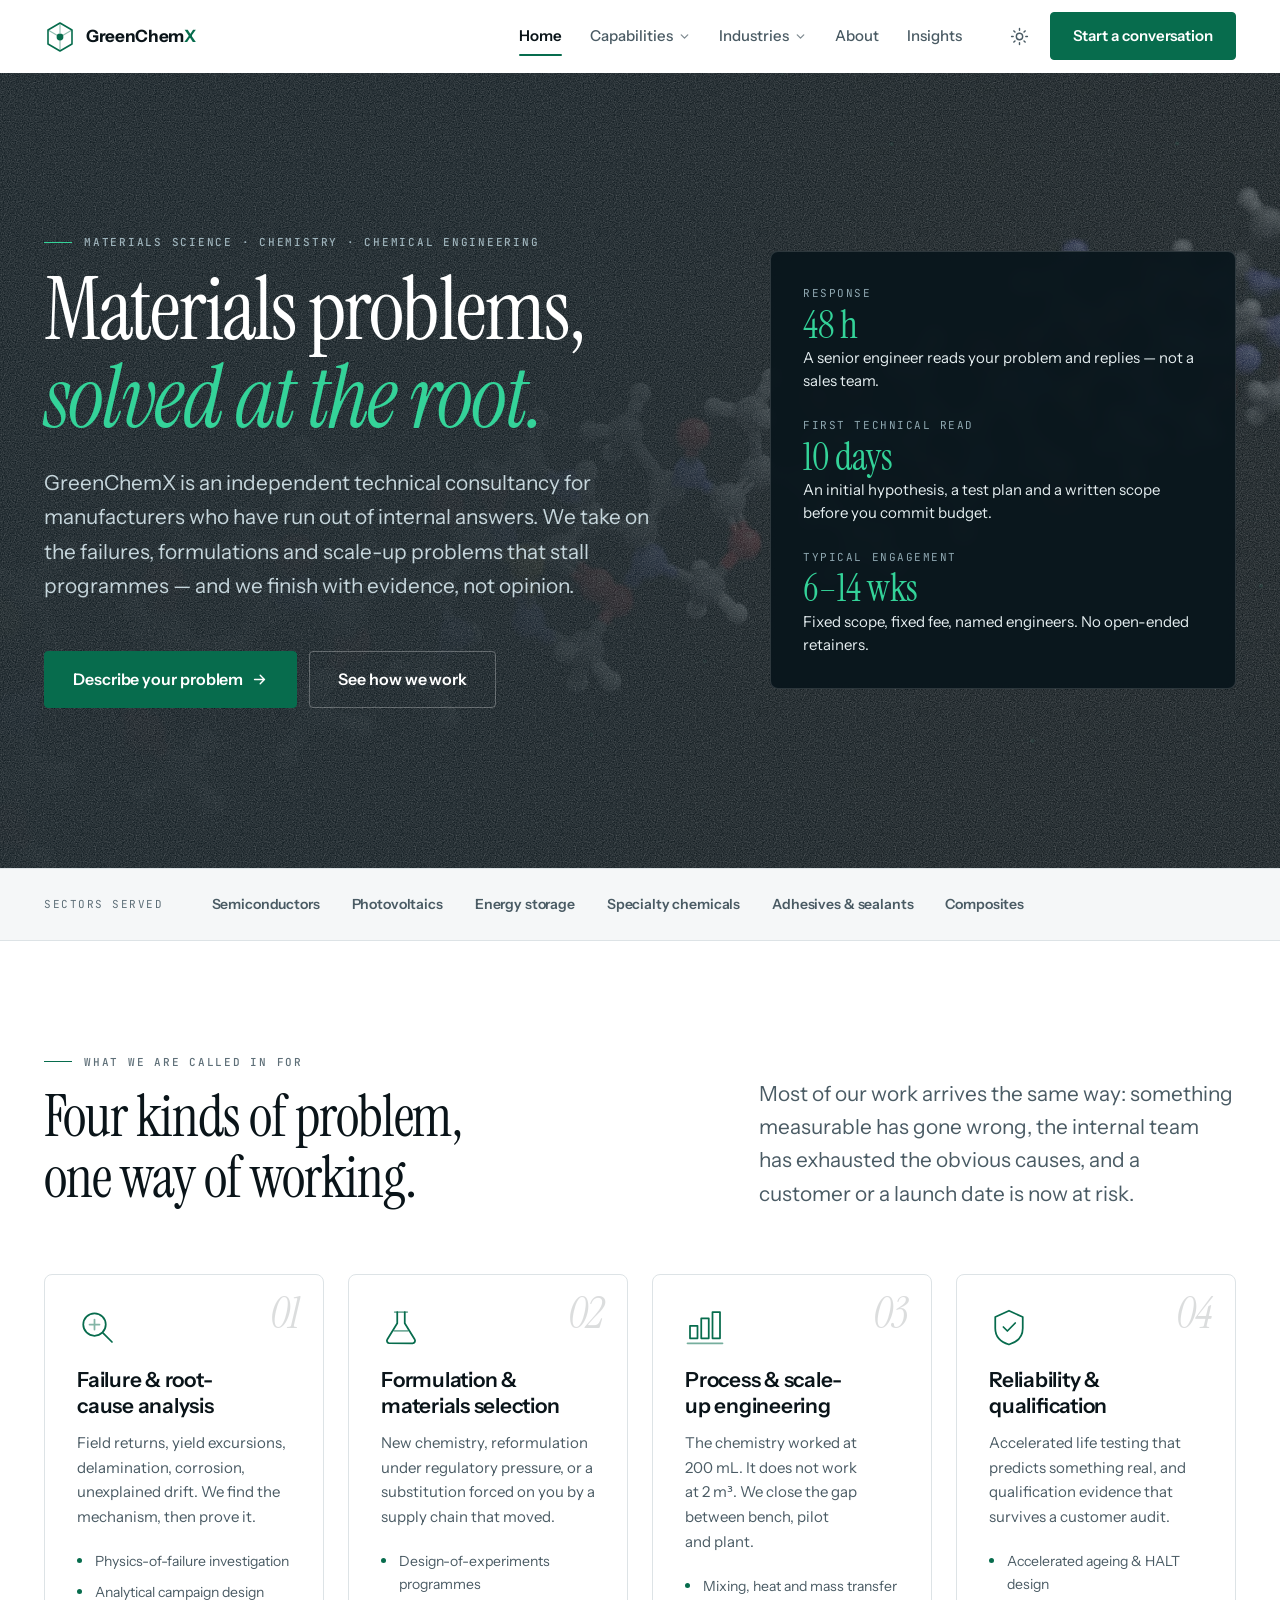
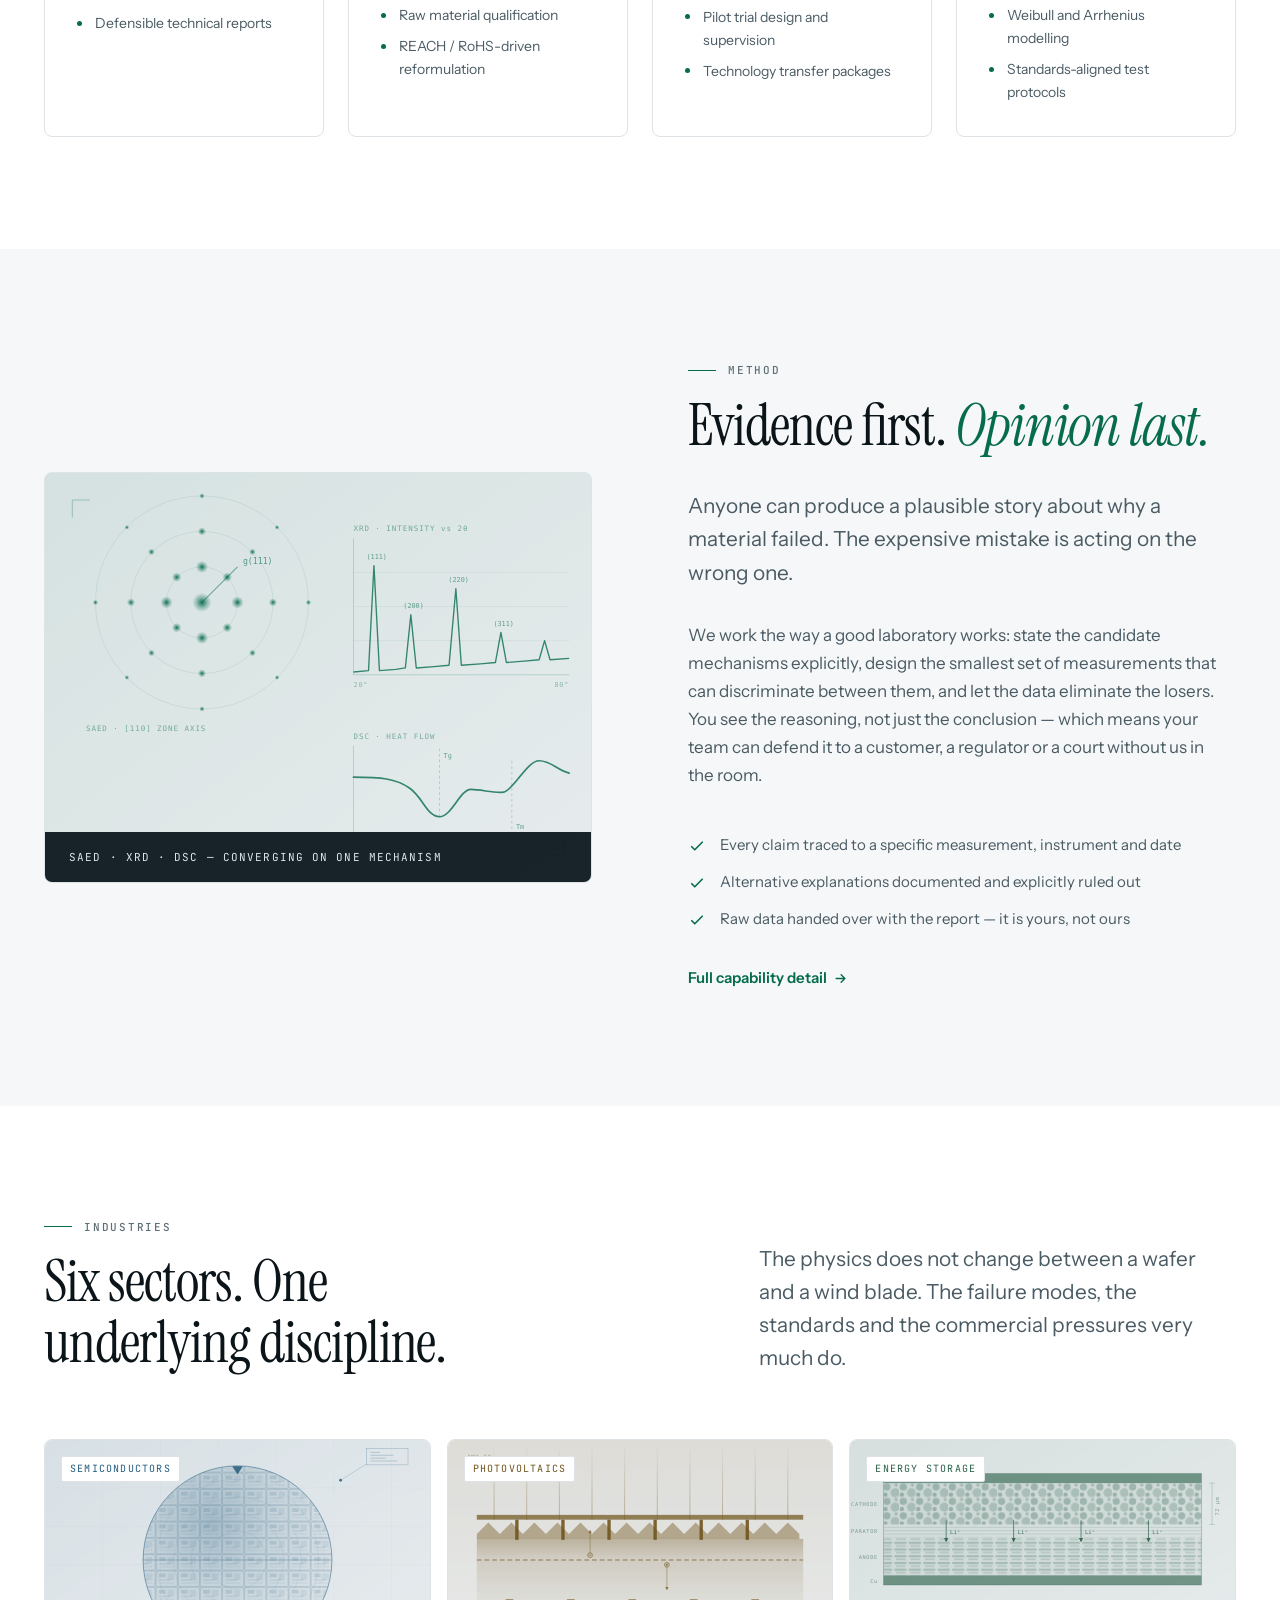
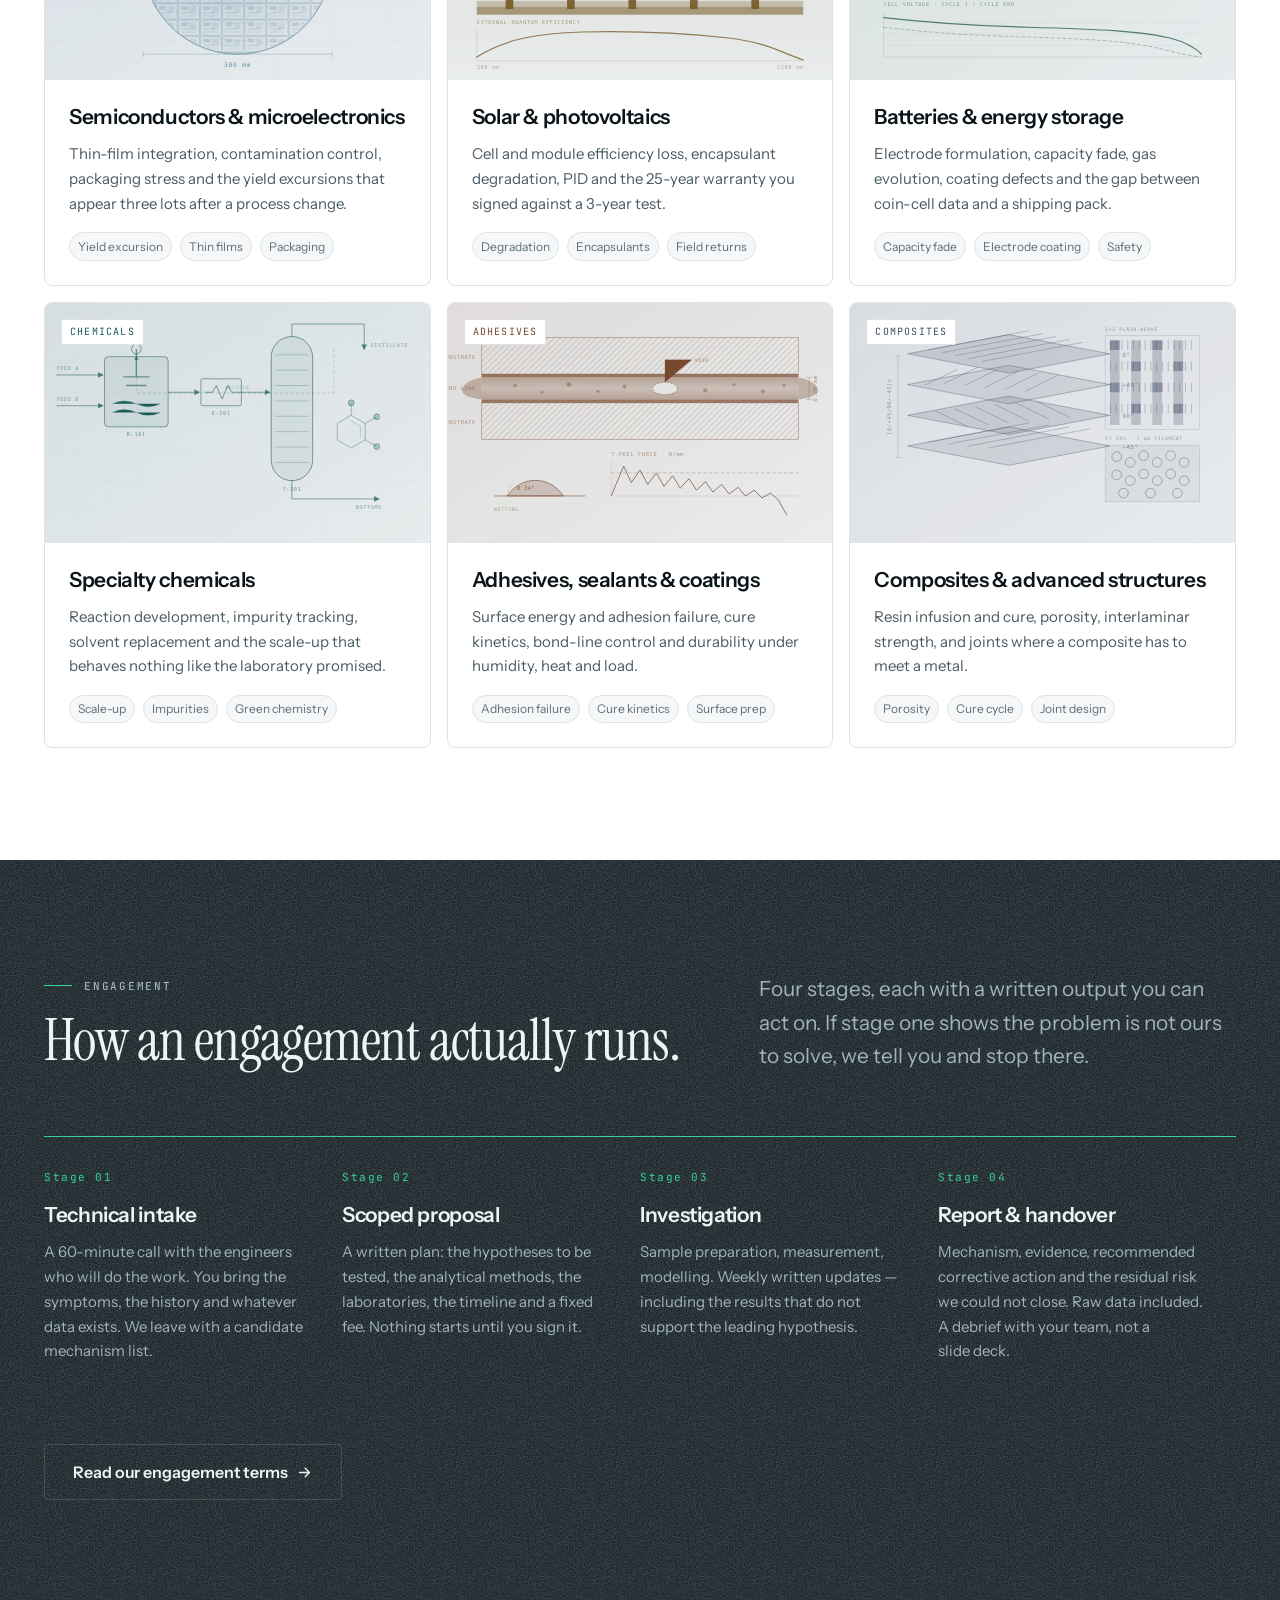
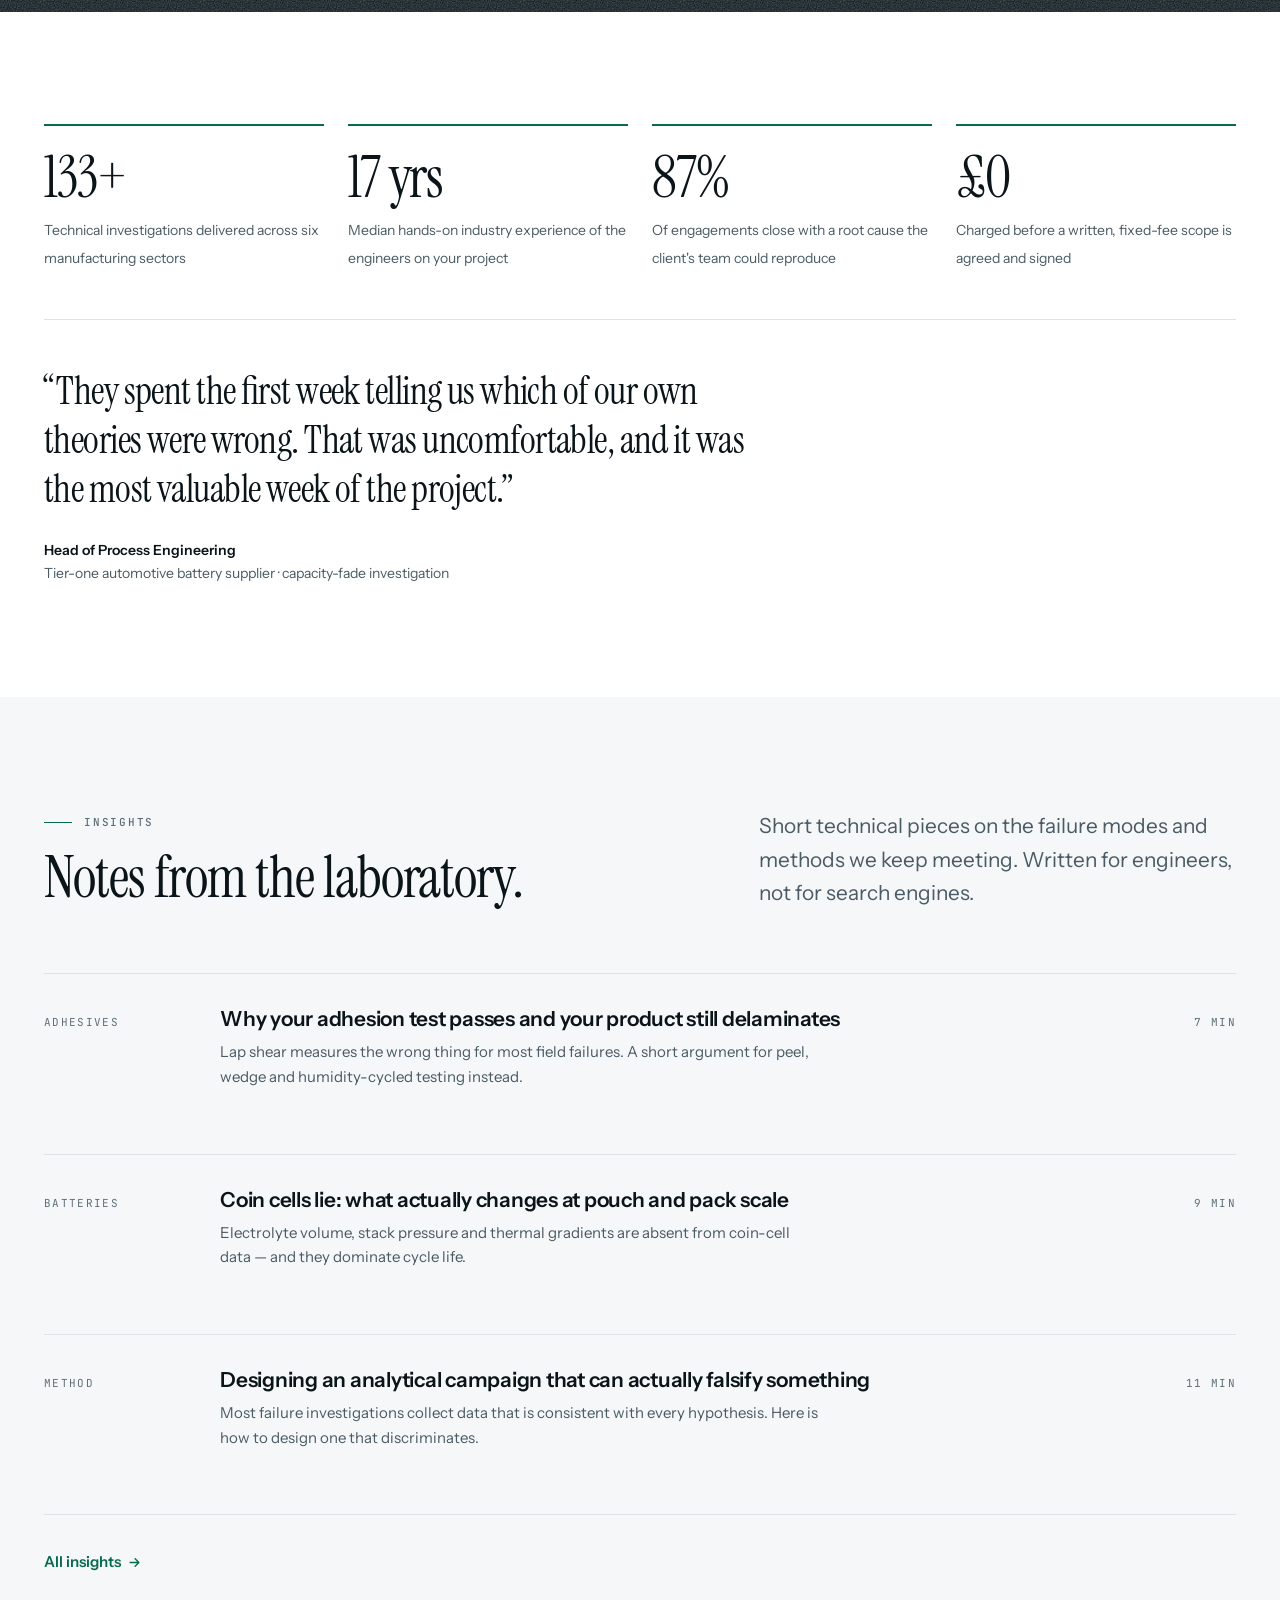
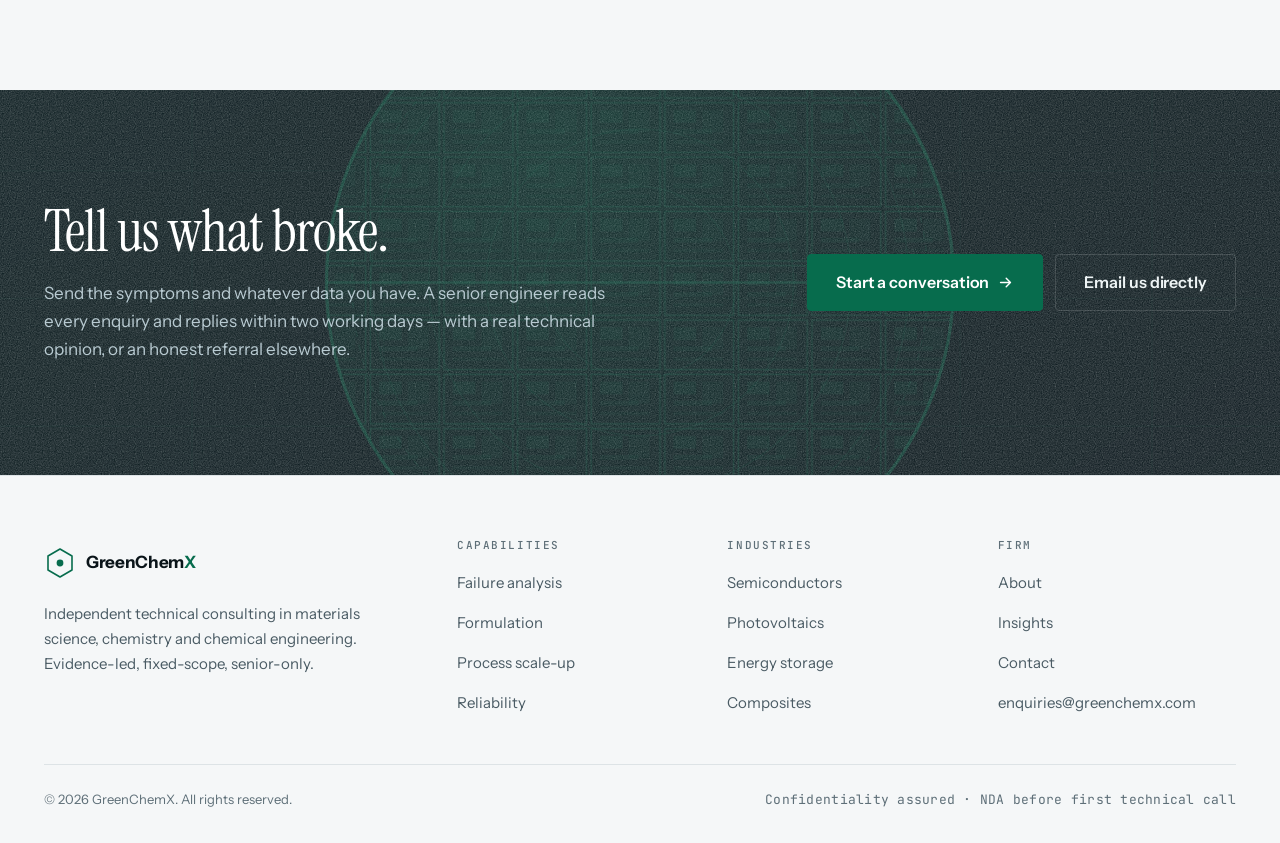
<file: index.html>
<!DOCTYPE html>
<html lang="en" data-theme="light">
<head>
<meta charset="utf-8">
<meta name="viewport" content="width=device-width, initial-scale=1">
<title>GreenChemX — Technical Consulting in Materials Science, Chemistry &amp; Chemical Engineering</title>
<meta name="description" content="Independent technical consultancy for semiconductor, photovoltaic, battery, specialty chemical, adhesive and composite manufacturers. Failure analysis, formulation, process scale-up and reliability engineering.">
<meta name="theme-color" content="#071319">
<link rel="canonical" href="https://greenchemx.com/">

<meta property="og:type" content="website">
<meta property="og:title" content="GreenChemX — Technical Consulting in Materials Science &amp; Chemical Engineering">
<meta property="og:description" content="The technical team manufacturers call when the material is the problem. Failure analysis, formulation, scale-up and reliability across semiconductors, PV, batteries, chemicals, adhesives and composites.">
<meta property="og:url" content="https://greenchemx.com/">

<link rel="preconnect" href="https://fonts.googleapis.com">
<link rel="preconnect" href="https://fonts.gstatic.com" crossorigin>
<link rel="stylesheet" href="assets/css/main.css">
<link rel="icon" href="data:image/svg+xml,%3Csvg xmlns='http://www.w3.org/2000/svg' viewBox='0 0 32 32'%3E%3Crect width='32' height='32' rx='6' fill='%23071319'/%3E%3Cpath d='M16 6 26 12v12l-10 6-10-6V12z' fill='none' stroke='%2334d399' stroke-width='2'/%3E%3Ccircle cx='16' cy='18' r='3' fill='%2334d399'/%3E%3C/svg%3E">

<script>
  // Applied before first paint so the theme never flashes, and marks the
  // document as scripted so scroll-reveal only hides what it can un-hide.
  (function () {
    document.documentElement.classList.add('has-js');
    try {
      var stored = localStorage.getItem('gcx-theme');
      var theme = stored || (window.matchMedia('(prefers-color-scheme: dark)').matches ? 'dark' : 'light');
      document.documentElement.setAttribute('data-theme', theme);
    } catch (e) {}
  })();
</script>

<script type="application/ld+json">
{
  "@context": "https://schema.org",
  "@type": "ProfessionalService",
  "name": "GreenChemX",
  "description": "Independent technical consultancy in materials science, chemistry and chemical engineering.",
  "url": "https://greenchemx.com/",
  "email": "enquiries@greenchemx.com",
  "areaServed": "Worldwide",
  "knowsAbout": [
    "Materials science",
    "Semiconductor process integration",
    "Photovoltaic device engineering",
    "Lithium-ion battery materials",
    "Specialty chemical formulation",
    "Adhesives and sealants",
    "Polymer matrix composites",
    "Failure analysis",
    "Process scale-up"
  ]
}
</script>
</head>
<body>

<a class="skip-link" href="#main">Skip to main content</a>

<header class="site-header" data-nav-root>
  <div class="container">
    <nav class="nav" aria-label="Primary">
      <a class="brand" href="index.html">
        <svg class="brand__mark" viewBox="0 0 32 32" fill="none" aria-hidden="true">
          <path d="M16 3 28 10v14L16 31 4 24V10z" stroke="currentColor" stroke-width="1.6" stroke-linejoin="round"/>
          <path d="M16 3v10M28 10l-12 7M4 10l12 7M16 17v14" stroke="currentColor" stroke-width="1.1" stroke-opacity=".45"/>
          <circle cx="16" cy="17" r="3.4" fill="currentColor"/>
        </svg>
        <span class="brand__name">GreenChem<em>X</em></span>
      </a>

      <ul class="nav__links">
        <li><a class="nav__link" href="index.html" aria-current="page">Home</a></li>
        <li class="nav__item">
          <button class="nav__link nav__trigger" type="button" data-menu-trigger="capabilities"
                  aria-expanded="false" aria-controls="menu-capabilities">Capabilities <svg class="nav__chev" width="13" height="13" viewBox="0 0 24 24" fill="none" stroke="currentColor" stroke-width="2.4" stroke-linecap="round" stroke-linejoin="round" aria-hidden="true"><path d="m6 9 6 6 6-6"/></svg></button>
        </li>
        <li class="nav__item">
          <button class="nav__link nav__trigger" type="button" data-menu-trigger="industries"
                  aria-expanded="false" aria-controls="menu-industries">Industries <svg class="nav__chev" width="13" height="13" viewBox="0 0 24 24" fill="none" stroke="currentColor" stroke-width="2.4" stroke-linecap="round" stroke-linejoin="round" aria-hidden="true"><path d="m6 9 6 6 6-6"/></svg></button>
        </li>
        <li><a class="nav__link" href="about.html">About</a></li>
        <li><a class="nav__link" href="insights.html">Insights</a></li>
      </ul>

      <div class="nav__actions">
        <button class="icon-btn theme-toggle" type="button" data-theme-toggle aria-pressed="false" aria-label="Switch to dark theme">
          <svg class="icon-sun" width="19" height="19" viewBox="0 0 24 24" fill="none" stroke="currentColor" stroke-width="1.8" stroke-linecap="round" aria-hidden="true">
            <circle cx="12" cy="12" r="4"/><path d="M12 2v2M12 20v2M4.9 4.9l1.4 1.4M17.7 17.7l1.4 1.4M2 12h2M20 12h2M4.9 19.1l1.4-1.4M17.7 6.3l1.4-1.4"/>
          </svg>
          <svg class="icon-moon" width="19" height="19" viewBox="0 0 24 24" fill="none" stroke="currentColor" stroke-width="1.8" stroke-linecap="round" stroke-linejoin="round" aria-hidden="true">
            <path d="M21 12.8A9 9 0 1 1 11.2 3a7 7 0 0 0 9.8 9.8z"/>
          </svg>
        </button>
        <a class="btn btn--primary nav__cta" href="contact.html">Start a conversation</a>
        <button class="icon-btn nav__toggle" type="button" data-nav-open aria-expanded="false" aria-controls="mobile-nav" aria-label="Open menu">
          <svg width="22" height="22" viewBox="0 0 24 24" fill="none" stroke="currentColor" stroke-width="1.8" stroke-linecap="round" aria-hidden="true"><path d="M3 6h18M3 12h18M3 18h18"/></svg>
        </button>
      </div>
    </nav>
  </div>

  <div class="megamenu" id="menu-capabilities" data-menu-panel="capabilities" hidden>
    <div class="container megamenu__inner">
        <div class="megamenu__col">
          <p class="megamenu__label" id="mm-cap">Capabilities</p>
          <ul class="megamenu__list" aria-labelledby="mm-cap">
            <li>
              <a class="mm-item" href="capabilities.html#failure-analysis">
                <span class="mm-item__icon"><svg width="20" height="20" viewBox="0 0 24 24" fill="none" stroke="currentColor" stroke-width="1.6" stroke-linecap="round" stroke-linejoin="round" aria-hidden="true"><circle cx="10.5" cy="10.5" r="6.5"/><path d="m15.5 15.5 5 5"/><path d="M7.5 10.5h6M10.5 7.5v6" stroke-opacity=".5"/></svg></span>
                <span>
                  <span class="mm-item__title">Failure &amp; root-cause analysis</span>
                  <span class="mm-item__desc">Find the mechanism, then prove it</span>
                </span>
              </a>
            </li>
            <li>
              <a class="mm-item" href="capabilities.html#formulation">
                <span class="mm-item__icon"><svg width="20" height="20" viewBox="0 0 24 24" fill="none" stroke="currentColor" stroke-width="1.6" stroke-linecap="round" stroke-linejoin="round" aria-hidden="true"><circle cx="6" cy="7" r="2.4"/><circle cx="18" cy="7" r="2.4"/><circle cx="12" cy="17.5" r="2.4"/><path d="M8.2 8.3 10.5 15.4M15.8 8.3 13.5 15.4M8.4 7h7.2"/></svg></span>
                <span>
                  <span class="mm-item__title">Formulation &amp; materials selection</span>
                  <span class="mm-item__desc">Fewer experiments, better ones</span>
                </span>
              </a>
            </li>
            <li>
              <a class="mm-item" href="capabilities.html#scale-up">
                <span class="mm-item__icon"><svg width="20" height="20" viewBox="0 0 24 24" fill="none" stroke="currentColor" stroke-width="1.6" stroke-linecap="round" stroke-linejoin="round" aria-hidden="true"><path d="M4 19h4v-7H4zM10 19h4V8h-4zM16 19h4V4h-4z"/><path d="M2 21.5h20" stroke-opacity=".5"/></svg></span>
                <span>
                  <span class="mm-item__title">Process &amp; scale-up engineering</span>
                  <span class="mm-item__desc">Close the bench-to-plant gap</span>
                </span>
              </a>
            </li>
            <li>
              <a class="mm-item" href="capabilities.html#reliability">
                <span class="mm-item__icon"><svg width="20" height="20" viewBox="0 0 24 24" fill="none" stroke="currentColor" stroke-width="1.6" stroke-linecap="round" stroke-linejoin="round" aria-hidden="true"><path d="M12 2.5 20.5 6v6.5c0 4.9-3.4 8.3-8.5 9.6-5.1-1.3-8.5-4.7-8.5-9.6V6z"/><path d="m8.6 12 2.4 2.4 4.4-4.6"/></svg></span>
                <span>
                  <span class="mm-item__title">Reliability &amp; qualification</span>
                  <span class="mm-item__desc">Tests that predict something real</span>
                </span>
              </a>
            </li>
          </ul>
        </div>
        <div class="megamenu__col">
          <p class="megamenu__label" id="mm-eng">How we engage</p>
          <ul class="megamenu__list" aria-labelledby="mm-eng">
            <li>
              <a class="mm-item" href="capabilities.html#engagement-models">
                <span class="mm-item__icon"><svg width="20" height="20" viewBox="0 0 24 24" fill="none" stroke="currentColor" stroke-width="1.6" stroke-linecap="round" stroke-linejoin="round" aria-hidden="true"><rect x="3" y="3.5" width="18" height="5" rx="1.4"/><rect x="3" y="11" width="18" height="5" rx="1.4"/><path d="M6.5 19.5h11"/></svg></span>
                <span>
                  <span class="mm-item__title">Engagement models</span>
                  <span class="mm-item__desc">Three ways to work with us</span>
                </span>
              </a>
            </li>
            <li>
              <a class="mm-item" href="capabilities.html#practicalities">
                <span class="mm-item__icon"><svg width="20" height="20" viewBox="0 0 24 24" fill="none" stroke="currentColor" stroke-width="1.6" stroke-linecap="round" stroke-linejoin="round" aria-hidden="true"><circle cx="12" cy="12" r="9.2"/><path d="M9.6 9.4a2.5 2.5 0 1 1 3.4 2.3c-.7.3-1 .9-1 1.7"/><path d="M12 17h.01"/></svg></span>
                <span>
                  <span class="mm-item__title">Practicalities</span>
                  <span class="mm-item__desc">Laboratories, IP, confidentiality</span>
                </span>
              </a>
            </li>
            <li>
              <a class="mm-item" href="about.html#terms">
                <span class="mm-item__icon"><svg width="20" height="20" viewBox="0 0 24 24" fill="none" stroke="currentColor" stroke-width="1.6" stroke-linecap="round" stroke-linejoin="round" aria-hidden="true"><path d="M6 2.5h8l4.5 4.5v14.5H6z"/><path d="M14 2.5V7h4.5" stroke-opacity=".6"/><path d="M9 12h6M9 16h6" stroke-opacity=".6"/></svg></span>
                <span>
                  <span class="mm-item__title">Engagement terms</span>
                  <span class="mm-item__desc">What you can hold us to</span>
                </span>
              </a>
            </li>
          </ul>
        </div>
        <div class="megamenu__promo">
          <h3>Not sure which you need?</h3>
          <p>Describe the symptom. Working out which capability applies is our job, and we will tell you honestly if the answer is none of them.</p>
          <p><a class="link" href="contact.html">Describe your problem
            <svg width="14" height="14" viewBox="0 0 24 24" fill="none" stroke="currentColor" stroke-width="2.2" stroke-linecap="round" stroke-linejoin="round" aria-hidden="true"><path d="M5 12h14M13 6l6 6-6 6"/></svg>
          </a></p>
        </div>
    </div>
  </div>

  <div class="megamenu" id="menu-industries" data-menu-panel="industries" hidden>
    <div class="container megamenu__inner">
        <div class="megamenu__col">
          <p class="megamenu__label" id="mm-ind-0">Electronics &amp; energy</p>
          <ul class="megamenu__list" aria-labelledby="mm-ind-0">
            <li>
              <a class="mm-item" href="industries.html#semiconductors" style="--sector: var(--sig-semi)">
                <span class="mm-item__icon"><svg width="20" height="20" viewBox="0 0 24 24" fill="none" stroke="currentColor" stroke-width="1.6" stroke-linecap="round" stroke-linejoin="round" aria-hidden="true"><rect x="5.5" y="5.5" width="13" height="13" rx="1.6"/><rect x="9.5" y="9.5" width="5" height="5" rx=".8"/><path d="M9 2.5v3M15 2.5v3M9 18.5v3M15 18.5v3M2.5 9h3M2.5 15h3M18.5 9h3M18.5 15h3" stroke-opacity=".65"/></svg></span>
                <span>
                  <span class="mm-item__title">Semiconductors</span>
                  <span class="mm-item__desc">Yield, thin films, packaging stress</span>
                </span>
              </a>
            </li>
            <li>
              <a class="mm-item" href="industries.html#photovoltaics" style="--sector: var(--sig-solar)">
                <span class="mm-item__icon"><svg width="20" height="20" viewBox="0 0 24 24" fill="none" stroke="currentColor" stroke-width="1.6" stroke-linecap="round" stroke-linejoin="round" aria-hidden="true"><path d="M3.5 14.5h17l-2-8.5h-13z"/><path d="M12 6v8.5M8.4 6 7.2 14.5M15.6 6l1.2 8.5M4.6 10.2h14.8" stroke-opacity=".6"/><path d="M12 14.5v6M9 20.5h6"/></svg></span>
                <span>
                  <span class="mm-item__title">Solar &amp; photovoltaics</span>
                  <span class="mm-item__desc">Degradation, encapsulants, PID</span>
                </span>
              </a>
            </li>
          </ul>
        </div>
        <div class="megamenu__col">
          <p class="megamenu__label" id="mm-ind-1">Storage &amp; chemistry</p>
          <ul class="megamenu__list" aria-labelledby="mm-ind-1">
            <li>
              <a class="mm-item" href="industries.html#batteries" style="--sector: var(--sig-batt)">
                <span class="mm-item__icon"><svg width="20" height="20" viewBox="0 0 24 24" fill="none" stroke="currentColor" stroke-width="1.6" stroke-linecap="round" stroke-linejoin="round" aria-hidden="true"><rect x="2.5" y="7" width="16.5" height="10" rx="2"/><path d="M21.8 10.2v3.6"/><path d="M11.4 9.4 8.8 12.6h3.4l-2.4 3.2"/></svg></span>
                <span>
                  <span class="mm-item__title">Batteries &amp; energy storage</span>
                  <span class="mm-item__desc">Capacity fade, coating, safety</span>
                </span>
              </a>
            </li>
            <li>
              <a class="mm-item" href="industries.html#chemicals" style="--sector: var(--sig-chem)">
                <span class="mm-item__icon"><svg width="20" height="20" viewBox="0 0 24 24" fill="none" stroke="currentColor" stroke-width="1.6" stroke-linecap="round" stroke-linejoin="round" aria-hidden="true"><path d="M9.2 2.8h5.6"/><path d="M10.2 2.8v6.4L5 18a2 2 0 0 0 1.7 3h10.6a2 2 0 0 0 1.7-3l-5.2-8.8V2.8"/><path d="M7.6 15.2h8.8" stroke-opacity=".6"/></svg></span>
                <span>
                  <span class="mm-item__title">Specialty chemicals</span>
                  <span class="mm-item__desc">Impurities, scale-up, crystallisation</span>
                </span>
              </a>
            </li>
          </ul>
        </div>
        <div class="megamenu__col">
          <p class="megamenu__label" id="mm-ind-2">Interfaces &amp; structures</p>
          <ul class="megamenu__list" aria-labelledby="mm-ind-2">
            <li>
              <a class="mm-item" href="industries.html#adhesives" style="--sector: var(--sig-adhesive)">
                <span class="mm-item__icon"><svg width="20" height="20" viewBox="0 0 24 24" fill="none" stroke="currentColor" stroke-width="1.6" stroke-linecap="round" stroke-linejoin="round" aria-hidden="true"><rect x="3" y="3.5" width="18" height="3.6" rx="1"/><rect x="3" y="16.9" width="18" height="3.6" rx="1"/><path d="M12 7.1c-1.9 2-2.9 3.2-2.9 4.6a2.9 2.9 0 0 0 5.8 0c0-1.4-1-2.6-2.9-4.6z"/></svg></span>
                <span>
                  <span class="mm-item__title">Adhesives &amp; coatings</span>
                  <span class="mm-item__desc">Surface prep, cure, durability</span>
                </span>
              </a>
            </li>
            <li>
              <a class="mm-item" href="industries.html#composites" style="--sector: var(--sig-composite)">
                <span class="mm-item__icon"><svg width="20" height="20" viewBox="0 0 24 24" fill="none" stroke="currentColor" stroke-width="1.6" stroke-linecap="round" stroke-linejoin="round" aria-hidden="true"><path d="M12 2.8 2.5 7.4 12 12l9.5-4.6z"/><path d="M2.5 12 12 16.6 21.5 12" stroke-opacity=".7"/><path d="M2.5 16.6 12 21.2l9.5-4.6" stroke-opacity=".45"/></svg></span>
                <span>
                  <span class="mm-item__title">Composites</span>
                  <span class="mm-item__desc">Porosity, cure cycle, joints</span>
                </span>
              </a>
            </li>
          </ul>
        </div>
    </div>
  </div>
</header>

<div class="mobile-nav" id="mobile-nav" aria-hidden="true">
  <div class="mobile-nav__head">
    <span class="brand">
        <svg class="brand__mark" viewBox="0 0 32 32" fill="none" aria-hidden="true">
          <path d="M16 3 28 10v14L16 31 4 24V10z" stroke="currentColor" stroke-width="1.6" stroke-linejoin="round"/>
          <circle cx="16" cy="17" r="3.4" fill="currentColor"/>
        </svg>
        <span class="brand__name">GreenChem<em>X</em></span>
    </span>
    <button class="icon-btn" type="button" data-nav-close aria-label="Close menu">
      <svg width="22" height="22" viewBox="0 0 24 24" fill="none" stroke="currentColor" stroke-width="1.8" stroke-linecap="round" aria-hidden="true"><path d="M18 6 6 18M6 6l12 12"/></svg>
    </button>
  </div>

  <nav aria-label="Mobile">
    <a class="mobile-nav__link" href="index.html" aria-current="page">Home</a>
    <details class="mobile-nav__group">
      <summary class="mobile-nav__link">Capabilities <svg class="mobile-nav__chev" width="20" height="20" viewBox="0 0 24 24" fill="none" stroke="currentColor" stroke-width="2" stroke-linecap="round" stroke-linejoin="round" aria-hidden="true"><path d="m6 9 6 6 6-6"/></svg></summary>
      <ul class="mobile-nav__sub">
        <li><a href="capabilities.html#failure-analysis"><svg width="20" height="20" viewBox="0 0 24 24" fill="none" stroke="currentColor" stroke-width="1.6" stroke-linecap="round" stroke-linejoin="round" aria-hidden="true"><circle cx="10.5" cy="10.5" r="6.5"/><path d="m15.5 15.5 5 5"/><path d="M7.5 10.5h6M10.5 7.5v6" stroke-opacity=".5"/></svg><span>Failure &amp; root-cause analysis</span></a></li>
        <li><a href="capabilities.html#formulation"><svg width="20" height="20" viewBox="0 0 24 24" fill="none" stroke="currentColor" stroke-width="1.6" stroke-linecap="round" stroke-linejoin="round" aria-hidden="true"><circle cx="6" cy="7" r="2.4"/><circle cx="18" cy="7" r="2.4"/><circle cx="12" cy="17.5" r="2.4"/><path d="M8.2 8.3 10.5 15.4M15.8 8.3 13.5 15.4M8.4 7h7.2"/></svg><span>Formulation &amp; materials selection</span></a></li>
        <li><a href="capabilities.html#scale-up"><svg width="20" height="20" viewBox="0 0 24 24" fill="none" stroke="currentColor" stroke-width="1.6" stroke-linecap="round" stroke-linejoin="round" aria-hidden="true"><path d="M4 19h4v-7H4zM10 19h4V8h-4zM16 19h4V4h-4z"/><path d="M2 21.5h20" stroke-opacity=".5"/></svg><span>Process &amp; scale-up engineering</span></a></li>
        <li><a href="capabilities.html#reliability"><svg width="20" height="20" viewBox="0 0 24 24" fill="none" stroke="currentColor" stroke-width="1.6" stroke-linecap="round" stroke-linejoin="round" aria-hidden="true"><path d="M12 2.5 20.5 6v6.5c0 4.9-3.4 8.3-8.5 9.6-5.1-1.3-8.5-4.7-8.5-9.6V6z"/><path d="m8.6 12 2.4 2.4 4.4-4.6"/></svg><span>Reliability &amp; qualification</span></a></li>
        <li><a href="capabilities.html#engagement-models"><svg width="20" height="20" viewBox="0 0 24 24" fill="none" stroke="currentColor" stroke-width="1.6" stroke-linecap="round" stroke-linejoin="round" aria-hidden="true"><rect x="3" y="3.5" width="18" height="5" rx="1.4"/><rect x="3" y="11" width="18" height="5" rx="1.4"/><path d="M6.5 19.5h11"/></svg><span>Engagement models</span></a></li>
        <li><a href="capabilities.html#practicalities"><svg width="20" height="20" viewBox="0 0 24 24" fill="none" stroke="currentColor" stroke-width="1.6" stroke-linecap="round" stroke-linejoin="round" aria-hidden="true"><circle cx="12" cy="12" r="9.2"/><path d="M9.6 9.4a2.5 2.5 0 1 1 3.4 2.3c-.7.3-1 .9-1 1.7"/><path d="M12 17h.01"/></svg><span>Practicalities</span></a></li>
        <li><a href="about.html#terms"><svg width="20" height="20" viewBox="0 0 24 24" fill="none" stroke="currentColor" stroke-width="1.6" stroke-linecap="round" stroke-linejoin="round" aria-hidden="true"><path d="M6 2.5h8l4.5 4.5v14.5H6z"/><path d="M14 2.5V7h4.5" stroke-opacity=".6"/><path d="M9 12h6M9 16h6" stroke-opacity=".6"/></svg><span>Engagement terms</span></a></li>
      </ul>
    </details>
    <details class="mobile-nav__group">
      <summary class="mobile-nav__link">Industries <svg class="mobile-nav__chev" width="20" height="20" viewBox="0 0 24 24" fill="none" stroke="currentColor" stroke-width="2" stroke-linecap="round" stroke-linejoin="round" aria-hidden="true"><path d="m6 9 6 6 6-6"/></svg></summary>
      <ul class="mobile-nav__sub">
        <li><a href="industries.html#semiconductors" style="--sector: var(--sig-semi)"><svg width="20" height="20" viewBox="0 0 24 24" fill="none" stroke="currentColor" stroke-width="1.6" stroke-linecap="round" stroke-linejoin="round" aria-hidden="true"><rect x="5.5" y="5.5" width="13" height="13" rx="1.6"/><rect x="9.5" y="9.5" width="5" height="5" rx=".8"/><path d="M9 2.5v3M15 2.5v3M9 18.5v3M15 18.5v3M2.5 9h3M2.5 15h3M18.5 9h3M18.5 15h3" stroke-opacity=".65"/></svg><span>Semiconductors</span></a></li>
        <li><a href="industries.html#photovoltaics" style="--sector: var(--sig-solar)"><svg width="20" height="20" viewBox="0 0 24 24" fill="none" stroke="currentColor" stroke-width="1.6" stroke-linecap="round" stroke-linejoin="round" aria-hidden="true"><path d="M3.5 14.5h17l-2-8.5h-13z"/><path d="M12 6v8.5M8.4 6 7.2 14.5M15.6 6l1.2 8.5M4.6 10.2h14.8" stroke-opacity=".6"/><path d="M12 14.5v6M9 20.5h6"/></svg><span>Solar &amp; photovoltaics</span></a></li>
        <li><a href="industries.html#batteries" style="--sector: var(--sig-batt)"><svg width="20" height="20" viewBox="0 0 24 24" fill="none" stroke="currentColor" stroke-width="1.6" stroke-linecap="round" stroke-linejoin="round" aria-hidden="true"><rect x="2.5" y="7" width="16.5" height="10" rx="2"/><path d="M21.8 10.2v3.6"/><path d="M11.4 9.4 8.8 12.6h3.4l-2.4 3.2"/></svg><span>Batteries &amp; energy storage</span></a></li>
        <li><a href="industries.html#chemicals" style="--sector: var(--sig-chem)"><svg width="20" height="20" viewBox="0 0 24 24" fill="none" stroke="currentColor" stroke-width="1.6" stroke-linecap="round" stroke-linejoin="round" aria-hidden="true"><path d="M9.2 2.8h5.6"/><path d="M10.2 2.8v6.4L5 18a2 2 0 0 0 1.7 3h10.6a2 2 0 0 0 1.7-3l-5.2-8.8V2.8"/><path d="M7.6 15.2h8.8" stroke-opacity=".6"/></svg><span>Specialty chemicals</span></a></li>
        <li><a href="industries.html#adhesives" style="--sector: var(--sig-adhesive)"><svg width="20" height="20" viewBox="0 0 24 24" fill="none" stroke="currentColor" stroke-width="1.6" stroke-linecap="round" stroke-linejoin="round" aria-hidden="true"><rect x="3" y="3.5" width="18" height="3.6" rx="1"/><rect x="3" y="16.9" width="18" height="3.6" rx="1"/><path d="M12 7.1c-1.9 2-2.9 3.2-2.9 4.6a2.9 2.9 0 0 0 5.8 0c0-1.4-1-2.6-2.9-4.6z"/></svg><span>Adhesives &amp; coatings</span></a></li>
        <li><a href="industries.html#composites" style="--sector: var(--sig-composite)"><svg width="20" height="20" viewBox="0 0 24 24" fill="none" stroke="currentColor" stroke-width="1.6" stroke-linecap="round" stroke-linejoin="round" aria-hidden="true"><path d="M12 2.8 2.5 7.4 12 12l9.5-4.6z"/><path d="M2.5 12 12 16.6 21.5 12" stroke-opacity=".7"/><path d="M2.5 16.6 12 21.2l9.5-4.6" stroke-opacity=".45"/></svg><span>Composites</span></a></li>
      </ul>
    </details>
    <a class="mobile-nav__link" href="about.html">About</a>
    <a class="mobile-nav__link" href="insights.html">Insights</a>
  </nav>

  <a class="btn btn--primary btn--lg" href="contact.html">Start a conversation</a>
  <p class="mobile-nav__meta">A senior engineer replies within two working days.</p>
</div>

<main id="main">

  <!-- ===================================================================== -->
  <!-- Hero                                                                  -->
  <!-- ===================================================================== -->
  <section class="hero">
    <img class="hero__photo" src="assets/img/hero-molecule.webp" alt="" aria-hidden="true"
         width="1600" height="873" fetchpriority="high" decoding="async">
    <canvas class="hero__canvas" id="hero-canvas" aria-hidden="true"></canvas>
    <div class="container">
      <div class="hero__inner">
        <div>
          <p class="eyebrow eyebrow--inverse">Materials science &#183; Chemistry &#183; Chemical engineering</p>
          <h1>Materials problems, <span class="emph">solved at the root.</span></h1>
          <p class="hero__lede">
            GreenChemX is an independent technical consultancy for manufacturers who have run
            out of internal answers. We take on the failures, formulations and scale-up
            problems that stall programmes &mdash; and we finish with evidence, not opinion.
          </p>
          <div class="btn-row hero__actions">
            <a class="btn btn--primary btn--lg" href="contact.html">
              Describe your problem
              <svg class="arrow" width="17" height="17" viewBox="0 0 24 24" fill="none" stroke="currentColor" stroke-width="2" stroke-linecap="round" stroke-linejoin="round" aria-hidden="true">
                <path d="M5 12h14M13 6l6 6-6 6"/>
              </svg>
            </a>
            <a class="btn btn--secondary btn--lg" href="capabilities.html">See how we work</a>
          </div>
        </div>

        <dl class="hero__aside">
          <div>
            <dt>Response</dt>
            <dd><strong>48 h</strong>A senior engineer reads your problem and replies &mdash; not a sales team.</dd>
          </div>
          <div>
            <dt>First technical read</dt>
            <dd><strong>10 days</strong>An initial hypothesis, a test plan and a written scope before you commit budget.</dd>
          </div>
          <div>
            <dt>Typical engagement</dt>
            <dd><strong>6&ndash;14 wks</strong>Fixed scope, fixed fee, named engineers. No open-ended retainers.</dd>
          </div>
        </dl>
      </div>
    </div>
  </section>

  <!-- ===================================================================== -->
  <!-- Credibility strip                                                     -->
  <!-- ===================================================================== -->
  <div class="credstrip">
    <div class="container credstrip__inner">
      <span class="credstrip__label">Sectors served</span>
      <ul class="credstrip__items">
        <li>Semiconductors</li>
        <li>Photovoltaics</li>
        <li>Energy storage</li>
        <li>Specialty chemicals</li>
        <li>Adhesives &amp; sealants</li>
        <li>Composites</li>
      </ul>
    </div>
  </div>

  <!-- ===================================================================== -->
  <!-- Capability pillars                                                    -->
  <!-- ===================================================================== -->
  <section class="section">
    <div class="container">
      <div class="section-head section-head--split" data-reveal>
        <div>
          <p class="eyebrow">What we are called in for</p>
          <h2>Four kinds of problem, one way of working.</h2>
        </div>
        <p class="lede">
          Most of our work arrives the same way: something measurable has gone wrong,
          the internal team has exhausted the obvious causes, and a customer or a
          launch date is now at risk.
        </p>
      </div>

      <div class="grid grid--4" data-reveal-group>
        <article class="card" data-reveal>
          <svg class="card__icon" viewBox="0 0 32 32" fill="none" stroke="currentColor" stroke-width="1.4" stroke-linecap="round" stroke-linejoin="round" aria-hidden="true">
            <circle cx="14" cy="14" r="9"/><path d="M20.5 20.5 28 28"/><path d="M10 14h8M14 10v8" stroke-opacity=".5"/>
          </svg>
          <span class="card__index" aria-hidden="true">01</span>
          <h3>Failure &amp; root-cause analysis</h3>
          <p>
            Field returns, yield excursions, delamination, corrosion, unexplained
            drift. We find the mechanism, then prove it.
          </p>
          <ul class="card__list">
            <li>Physics-of-failure investigation</li>
            <li>Analytical campaign design</li>
            <li>Defensible technical reports</li>
          </ul>
        </article>

        <article class="card" data-reveal>
          <svg class="card__icon" viewBox="0 0 32 32" fill="none" stroke="currentColor" stroke-width="1.4" stroke-linecap="round" stroke-linejoin="round" aria-hidden="true">
            <path d="M13 4v9L5 26a2 2 0 0 0 1.7 3h18.6A2 2 0 0 0 27 26l-8-13V4"/>
            <path d="M11 4h10M10.5 19h11" stroke-opacity=".55"/>
          </svg>
          <span class="card__index" aria-hidden="true">02</span>
          <h3>Formulation &amp; materials selection</h3>
          <p>
            New chemistry, reformulation under regulatory pressure, or a substitution
            forced on you by a supply chain that moved.
          </p>
          <ul class="card__list">
            <li>Design-of-experiments programmes</li>
            <li>Raw material qualification</li>
            <li>REACH / RoHS-driven reformulation</li>
          </ul>
        </article>

        <article class="card" data-reveal>
          <svg class="card__icon" viewBox="0 0 32 32" fill="none" stroke="currentColor" stroke-width="1.4" stroke-linecap="round" stroke-linejoin="round" aria-hidden="true">
            <path d="M4 25h6V15H4zM13 25h6V9h-6zM22 25h6V4h-6z"/><path d="M2 29h28" stroke-opacity=".55"/>
          </svg>
          <span class="card__index" aria-hidden="true">03</span>
          <h3>Process &amp; scale-up engineering</h3>
          <p>
            The chemistry worked at 200&#160;mL. It does not work at 2&#160;m&#179;.
            We close the gap between bench, pilot and plant.
          </p>
          <ul class="card__list">
            <li>Mixing, heat and mass transfer</li>
            <li>Pilot trial design and supervision</li>
            <li>Technology transfer packages</li>
          </ul>
        </article>

        <article class="card" data-reveal>
          <svg class="card__icon" viewBox="0 0 32 32" fill="none" stroke="currentColor" stroke-width="1.4" stroke-linecap="round" stroke-linejoin="round" aria-hidden="true">
            <path d="M16 3 27 8v9c0 6.6-4.6 11.1-11 13-6.4-1.9-11-6.4-11-13V8z"/>
            <path d="m11.5 16 3.2 3.2L21 12.8"/>
          </svg>
          <span class="card__index" aria-hidden="true">04</span>
          <h3>Reliability &amp; qualification</h3>
          <p>
            Accelerated life testing that predicts something real, and qualification
            evidence that survives a customer audit.
          </p>
          <ul class="card__list">
            <li>Accelerated ageing &amp; HALT design</li>
            <li>Weibull and Arrhenius modelling</li>
            <li>Standards-aligned test protocols</li>
          </ul>
        </article>
      </div>
    </div>
  </section>

  <!-- ===================================================================== -->
  <!-- Split: evidence                                                       -->
  <!-- ===================================================================== -->
  <section class="section section--subtle">
    <div class="container">
      <div class="split">
        <div class="split__media" data-reveal>
          <span class="art art--characterisation" role="img" aria-label="Composite of an electron diffraction pattern, an indexed X-ray diffraction spectrum and a differential scanning calorimetry trace."></span>
          <span class="split__caption">SAED &#183; XRD &#183; DSC &mdash; converging on one mechanism</span>
        </div>

        <div class="stack stack--lg" data-reveal>
          <div>
            <p class="eyebrow">Method</p>
            <h2>Evidence first. <span class="emph">Opinion last.</span></h2>
          </div>
          <p class="lede">
            Anyone can produce a plausible story about why a material failed. The
            expensive mistake is acting on the wrong one.
          </p>
          <p class="muted">
            We work the way a good laboratory works: state the candidate mechanisms
            explicitly, design the smallest set of measurements that can discriminate
            between them, and let the data eliminate the losers. You see the reasoning,
            not just the conclusion &mdash; which means your team can defend it to a
            customer, a regulator or a court without us in the room.
          </p>
          <ul class="deliverables">
            <li>
              <svg width="18" height="18" viewBox="0 0 24 24" fill="none" stroke="currentColor" stroke-width="2.2" stroke-linecap="round" stroke-linejoin="round" aria-hidden="true"><path d="m5 13 4 4L19 7"/></svg>
              <span>Every claim traced to a specific measurement, instrument and date</span>
            </li>
            <li>
              <svg width="18" height="18" viewBox="0 0 24 24" fill="none" stroke="currentColor" stroke-width="2.2" stroke-linecap="round" stroke-linejoin="round" aria-hidden="true"><path d="m5 13 4 4L19 7"/></svg>
              <span>Alternative explanations documented and explicitly ruled out</span>
            </li>
            <li>
              <svg width="18" height="18" viewBox="0 0 24 24" fill="none" stroke="currentColor" stroke-width="2.2" stroke-linecap="round" stroke-linejoin="round" aria-hidden="true"><path d="m5 13 4 4L19 7"/></svg>
              <span>Raw data handed over with the report &mdash; it is yours, not ours</span>
            </li>
          </ul>
          <div>
            <a class="link" href="capabilities.html">
              Full capability detail
              <svg width="15" height="15" viewBox="0 0 24 24" fill="none" stroke="currentColor" stroke-width="2.2" stroke-linecap="round" stroke-linejoin="round" aria-hidden="true"><path d="M5 12h14M13 6l6 6-6 6"/></svg>
            </a>
          </div>
        </div>
      </div>
    </div>
  </section>

  <!-- ===================================================================== -->
  <!-- Industries                                                            -->
  <!-- ===================================================================== -->
  <section class="section">
    <div class="container">
      <div class="section-head section-head--split" data-reveal>
        <div>
          <p class="eyebrow">Industries</p>
          <h2>Six sectors. One underlying discipline.</h2>
        </div>
        <p class="lede">
          The physics does not change between a wafer and a wind blade. The failure
          modes, the standards and the commercial pressures very much do.
        </p>
      </div>

      <div class="industry-grid" data-reveal-group>

        <article class="industry" style="--sector: var(--sig-semi)" data-reveal>
          <div class="industry__figure">
            <span class="industry__tag">Semiconductors</span>
            <span class="art art--semiconductors" role="img" aria-label="Patterned 300 millimetre wafer showing a die array, orientation notch and thin-film interference rings."></span>
          </div>
          <div class="industry__body">
            <h3>Semiconductors &amp; microelectronics</h3>
            <p>
              Thin-film integration, contamination control, packaging stress and the
              yield excursions that appear three lots after a process change.
            </p>
            <div class="industry__meta">
              <span class="chip">Yield excursion</span>
              <span class="chip">Thin films</span>
              <span class="chip">Packaging</span>
            </div>
          </div>
          <a class="stretched" href="industries.html#semiconductors"><span class="sr-only">Semiconductors and microelectronics</span></a>
        </article>

        <article class="industry" style="--sector: var(--sig-solar)" data-reveal>
          <div class="industry__figure">
            <span class="industry__tag">Photovoltaics</span>
            <span class="art art--solar" role="img" aria-label="Solar cell cross-section with metallisation fingers, p-n junction and external quantum efficiency curve."></span>
          </div>
          <div class="industry__body">
            <h3>Solar &amp; photovoltaics</h3>
            <p>
              Cell and module efficiency loss, encapsulant degradation, PID and the
              25-year warranty you signed against a 3-year test.
            </p>
            <div class="industry__meta">
              <span class="chip">Degradation</span>
              <span class="chip">Encapsulants</span>
              <span class="chip">Field returns</span>
            </div>
          </div>
          <a class="stretched" href="industries.html#photovoltaics"><span class="sr-only">Solar and photovoltaics</span></a>
        </article>

        <article class="industry" style="--sector: var(--sig-batt)" data-reveal>
          <div class="industry__figure">
            <span class="industry__tag">Energy storage</span>
            <span class="art art--batteries" role="img" aria-label="Lithium-ion electrode stack showing current collectors, active-material particles, separator and a discharge voltage profile."></span>
          </div>
          <div class="industry__body">
            <h3>Batteries &amp; energy storage</h3>
            <p>
              Electrode formulation, capacity fade, gas evolution, coating defects and
              the gap between coin-cell data and a shipping pack.
            </p>
            <div class="industry__meta">
              <span class="chip">Capacity fade</span>
              <span class="chip">Electrode coating</span>
              <span class="chip">Safety</span>
            </div>
          </div>
          <a class="stretched" href="industries.html#batteries"><span class="sr-only">Batteries and energy storage</span></a>
        </article>

        <article class="industry" style="--sector: var(--sig-chem)" data-reveal>
          <div class="industry__figure">
            <span class="industry__tag">Chemicals</span>
            <span class="art art--chemicals" role="img" aria-label="Process flow diagram with stirred reactor, heat exchanger, distillation column and recycle loop."></span>
          </div>
          <div class="industry__body">
            <h3>Specialty chemicals</h3>
            <p>
              Reaction development, impurity tracking, solvent replacement and the
              scale-up that behaves nothing like the laboratory promised.
            </p>
            <div class="industry__meta">
              <span class="chip">Scale-up</span>
              <span class="chip">Impurities</span>
              <span class="chip">Green chemistry</span>
            </div>
          </div>
          <a class="stretched" href="industries.html#chemicals"><span class="sr-only">Specialty chemicals</span></a>
        </article>

        <article class="industry" style="--sector: var(--sig-adhesive)" data-reveal>
          <div class="industry__figure">
            <span class="industry__tag">Adhesives</span>
            <span class="art art--adhesives" role="img" aria-label="Adhesive bond line cross-section with substrates, fillet, entrapped void, contact angle detail and peel force trace."></span>
          </div>
          <div class="industry__body">
            <h3>Adhesives, sealants &amp; coatings</h3>
            <p>
              Surface energy and adhesion failure, cure kinetics, bond-line control and
              durability under humidity, heat and load.
            </p>
            <div class="industry__meta">
              <span class="chip">Adhesion failure</span>
              <span class="chip">Cure kinetics</span>
              <span class="chip">Surface prep</span>
            </div>
          </div>
          <a class="stretched" href="industries.html#adhesives"><span class="sr-only">Adhesives, sealants and coatings</span></a>
        </article>

        <article class="industry" style="--sector: var(--sig-composite)" data-reveal>
          <div class="industry__figure">
            <span class="industry__tag">Composites</span>
            <span class="art art--composites" role="img" aria-label="Composite laminate layup showing quasi-isotropic ply orientations, plain-weave fabric and fibre cross-section."></span>
          </div>
          <div class="industry__body">
            <h3>Composites &amp; advanced structures</h3>
            <p>
              Resin infusion and cure, porosity, interlaminar strength, and joints where
              a composite has to meet a metal.
            </p>
            <div class="industry__meta">
              <span class="chip">Porosity</span>
              <span class="chip">Cure cycle</span>
              <span class="chip">Joint design</span>
            </div>
          </div>
          <a class="stretched" href="industries.html#composites"><span class="sr-only">Composites and advanced structures</span></a>
        </article>

      </div>
    </div>
  </section>

  <!-- ===================================================================== -->
  <!-- Approach                                                              -->
  <!-- ===================================================================== -->
  <section class="section section--inverse">
    <div class="container">
      <div class="section-head section-head--split" data-reveal>
        <div>
          <p class="eyebrow eyebrow--inverse">Engagement</p>
          <h2>How an engagement actually runs.</h2>
        </div>
        <p class="lede">
          Four stages, each with a written output you can act on. If stage one shows
          the problem is not ours to solve, we tell you and stop there.
        </p>
      </div>

      <div class="process">
        <div class="process__step">
          <span class="process__num">Stage 01</span>
          <h3>Technical intake</h3>
          <p>
            A 60-minute call with the engineers who will do the work. You bring the
            symptoms, the history and whatever data exists. We leave with a candidate
            mechanism list.
          </p>
        </div>
        <div class="process__step">
          <span class="process__num">Stage 02</span>
          <h3>Scoped proposal</h3>
          <p>
            A written plan: the hypotheses to be tested, the analytical methods, the
            laboratories, the timeline and a fixed fee. Nothing starts until you sign it.
          </p>
        </div>
        <div class="process__step">
          <span class="process__num">Stage 03</span>
          <h3>Investigation</h3>
          <p>
            Sample preparation, measurement, modelling. Weekly written updates &mdash;
            including the results that do not support the leading hypothesis.
          </p>
        </div>
        <div class="process__step">
          <span class="process__num">Stage 04</span>
          <h3>Report &amp; handover</h3>
          <p>
            Mechanism, evidence, recommended corrective action and the residual risk we
            could not close. Raw data included. A debrief with your team, not a slide deck.
          </p>
        </div>
      </div>

      <div class="mt-7" data-reveal>
        <a class="btn btn--on-inverse btn--lg" href="about.html">
          Read our engagement terms
          <svg class="arrow" width="17" height="17" viewBox="0 0 24 24" fill="none" stroke="currentColor" stroke-width="2" stroke-linecap="round" stroke-linejoin="round" aria-hidden="true"><path d="M5 12h14M13 6l6 6-6 6"/></svg>
        </a>
      </div>
    </div>
  </section>

  <!-- ===================================================================== -->
  <!-- Metrics + quote                                                       -->
  <!-- ===================================================================== -->
  <section class="section">
    <div class="container">
      <div class="metrics" data-reveal-group>
        <div class="metric" data-reveal>
          <span class="metric__value" data-count-to="140" data-count-suffix="+">140+</span>
          <span class="metric__label">Technical investigations delivered across six manufacturing sectors</span>
        </div>
        <div class="metric" data-reveal>
          <span class="metric__value" data-count-to="18" data-count-suffix=" yrs">18 yrs</span>
          <span class="metric__label">Median hands-on industry experience of the engineers on your project</span>
        </div>
        <div class="metric" data-reveal>
          <span class="metric__value" data-count-to="92" data-count-suffix="%">92%</span>
          <span class="metric__label">Of engagements close with a root cause the client's team could reproduce</span>
        </div>
        <div class="metric" data-reveal>
          <span class="metric__value" data-count-to="0" data-count-prefix="&pound;" data-count-suffix="">&pound;0</span>
          <span class="metric__label">Charged before a written, fixed-fee scope is agreed and signed</span>
        </div>
      </div>

      <hr class="rule mt-7">

      <figure class="quote mt-7" data-reveal>
        <blockquote>
          &ldquo;They spent the first week telling us which of our own theories were
          wrong. That was uncomfortable, and it was the most valuable week of the
          project.&rdquo;
        </blockquote>
        <figcaption>
          <strong>Head of Process Engineering</strong>
          Tier-one automotive battery supplier &#183; capacity-fade investigation
        </figcaption>
      </figure>
    </div>
  </section>

  <!-- ===================================================================== -->
  <!-- Insights                                                              -->
  <!-- ===================================================================== -->
  <section class="section section--subtle">
    <div class="container">
      <div class="section-head section-head--split" data-reveal>
        <div>
          <p class="eyebrow">Insights</p>
          <h2>Notes from the laboratory.</h2>
        </div>
        <p class="lede">
          Short technical pieces on the failure modes and methods we keep meeting.
          Written for engineers, not for search engines.
        </p>
      </div>

      <div class="article-list" data-reveal>
        <article class="article">
          <span class="article__meta">Adhesives</span>
          <div>
            <h3>Why your adhesion test passes and your product still delaminates</h3>
            <p>
              Lap shear measures the wrong thing for most field failures. A short argument
              for peel, wedge and humidity-cycled testing instead.
            </p>
          </div>
          <span class="article__read">7 min</span>
          <a class="stretched" href="insights.html"><span class="sr-only">Read: Why your adhesion test passes and your product still delaminates</span></a>
        </article>

        <article class="article">
          <span class="article__meta">Batteries</span>
          <div>
            <h3>Coin cells lie: what actually changes at pouch and pack scale</h3>
            <p>
              Electrolyte volume, stack pressure and thermal gradients are absent from
              coin-cell data &mdash; and they dominate cycle life.
            </p>
          </div>
          <span class="article__read">9 min</span>
          <a class="stretched" href="insights.html"><span class="sr-only">Read: Coin cells lie</span></a>
        </article>

        <article class="article">
          <span class="article__meta">Method</span>
          <div>
            <h3>Designing an analytical campaign that can actually falsify something</h3>
            <p>
              Most failure investigations collect data that is consistent with every
              hypothesis. Here is how to design one that discriminates.
            </p>
          </div>
          <span class="article__read">11 min</span>
          <a class="stretched" href="insights.html"><span class="sr-only">Read: Designing an analytical campaign</span></a>
        </article>
      </div>

      <div class="mt-6" data-reveal>
        <a class="link" href="insights.html">
          All insights
          <svg width="15" height="15" viewBox="0 0 24 24" fill="none" stroke="currentColor" stroke-width="2.2" stroke-linecap="round" stroke-linejoin="round" aria-hidden="true"><path d="M5 12h14M13 6l6 6-6 6"/></svg>
        </a>
      </div>
    </div>
  </section>

  <!-- ===================================================================== -->
  <!-- CTA                                                                   -->
  <!-- ===================================================================== -->
  <section class="cta-band">
    <span class="art art--semiconductors cta-band__grid" aria-hidden="true"></span>
    <div class="container">
      <div class="cta-band__inner">
        <div>
          <h2>Tell us what broke.</h2>
          <p>
            Send the symptoms and whatever data you have. A senior engineer reads every
            enquiry and replies within two working days &mdash; with a real technical
            opinion, or an honest referral elsewhere.
          </p>
        </div>
        <div class="btn-row">
          <a class="btn btn--primary btn--lg" href="contact.html">
            Start a conversation
            <svg class="arrow" width="17" height="17" viewBox="0 0 24 24" fill="none" stroke="currentColor" stroke-width="2" stroke-linecap="round" stroke-linejoin="round" aria-hidden="true"><path d="M5 12h14M13 6l6 6-6 6"/></svg>
          </a>
          <a class="btn btn--on-inverse btn--lg" href="mailto:enquiries@greenchemx.com">Email us directly</a>
        </div>
      </div>
    </div>
  </section>

</main>

<footer class="site-footer">
  <div class="container">
    <div class="footer__grid">
      <div class="footer__about">
        <a class="brand" href="index.html">
          <svg class="brand__mark" viewBox="0 0 32 32" fill="none" aria-hidden="true">
            <path d="M16 3 28 10v14L16 31 4 24V10z" stroke="currentColor" stroke-width="1.6" stroke-linejoin="round"/>
            <circle cx="16" cy="17" r="3.4" fill="currentColor"/>
          </svg>
          <span class="brand__name">GreenChem<em>X</em></span>
        </a>
        <p>
          Independent technical consulting in materials science, chemistry and chemical
          engineering. Evidence-led, fixed-scope, senior-only.
        </p>
      </div>

      <div class="footer__col">
        <h2>Capabilities</h2>
        <ul>
          <li><a href="capabilities.html#failure-analysis">Failure analysis</a></li>
          <li><a href="capabilities.html#formulation">Formulation</a></li>
          <li><a href="capabilities.html#scale-up">Process scale-up</a></li>
          <li><a href="capabilities.html#reliability">Reliability</a></li>
        </ul>
      </div>

      <div class="footer__col">
        <h2>Industries</h2>
        <ul>
          <li><a href="industries.html#semiconductors">Semiconductors</a></li>
          <li><a href="industries.html#photovoltaics">Photovoltaics</a></li>
          <li><a href="industries.html#batteries">Energy storage</a></li>
          <li><a href="industries.html#composites">Composites</a></li>
        </ul>
      </div>

      <div class="footer__col">
        <h2>Firm</h2>
        <ul>
          <li><a href="about.html">About</a></li>
          <li><a href="insights.html">Insights</a></li>
          <li><a href="contact.html">Contact</a></li>
          <li><a href="mailto:enquiries@greenchemx.com">enquiries@greenchemx.com</a></li>
        </ul>
      </div>
    </div>

    <div class="footer__bottom">
      <span>&copy; <span data-year>2026</span> GreenChemX. All rights reserved.</span>
      <span class="mono">Confidentiality assured &#183; NDA before first technical call</span>
    </div>
  </div>
</footer>

<script src="assets/js/main.js" defer></script>
</body>
</html>
</file>
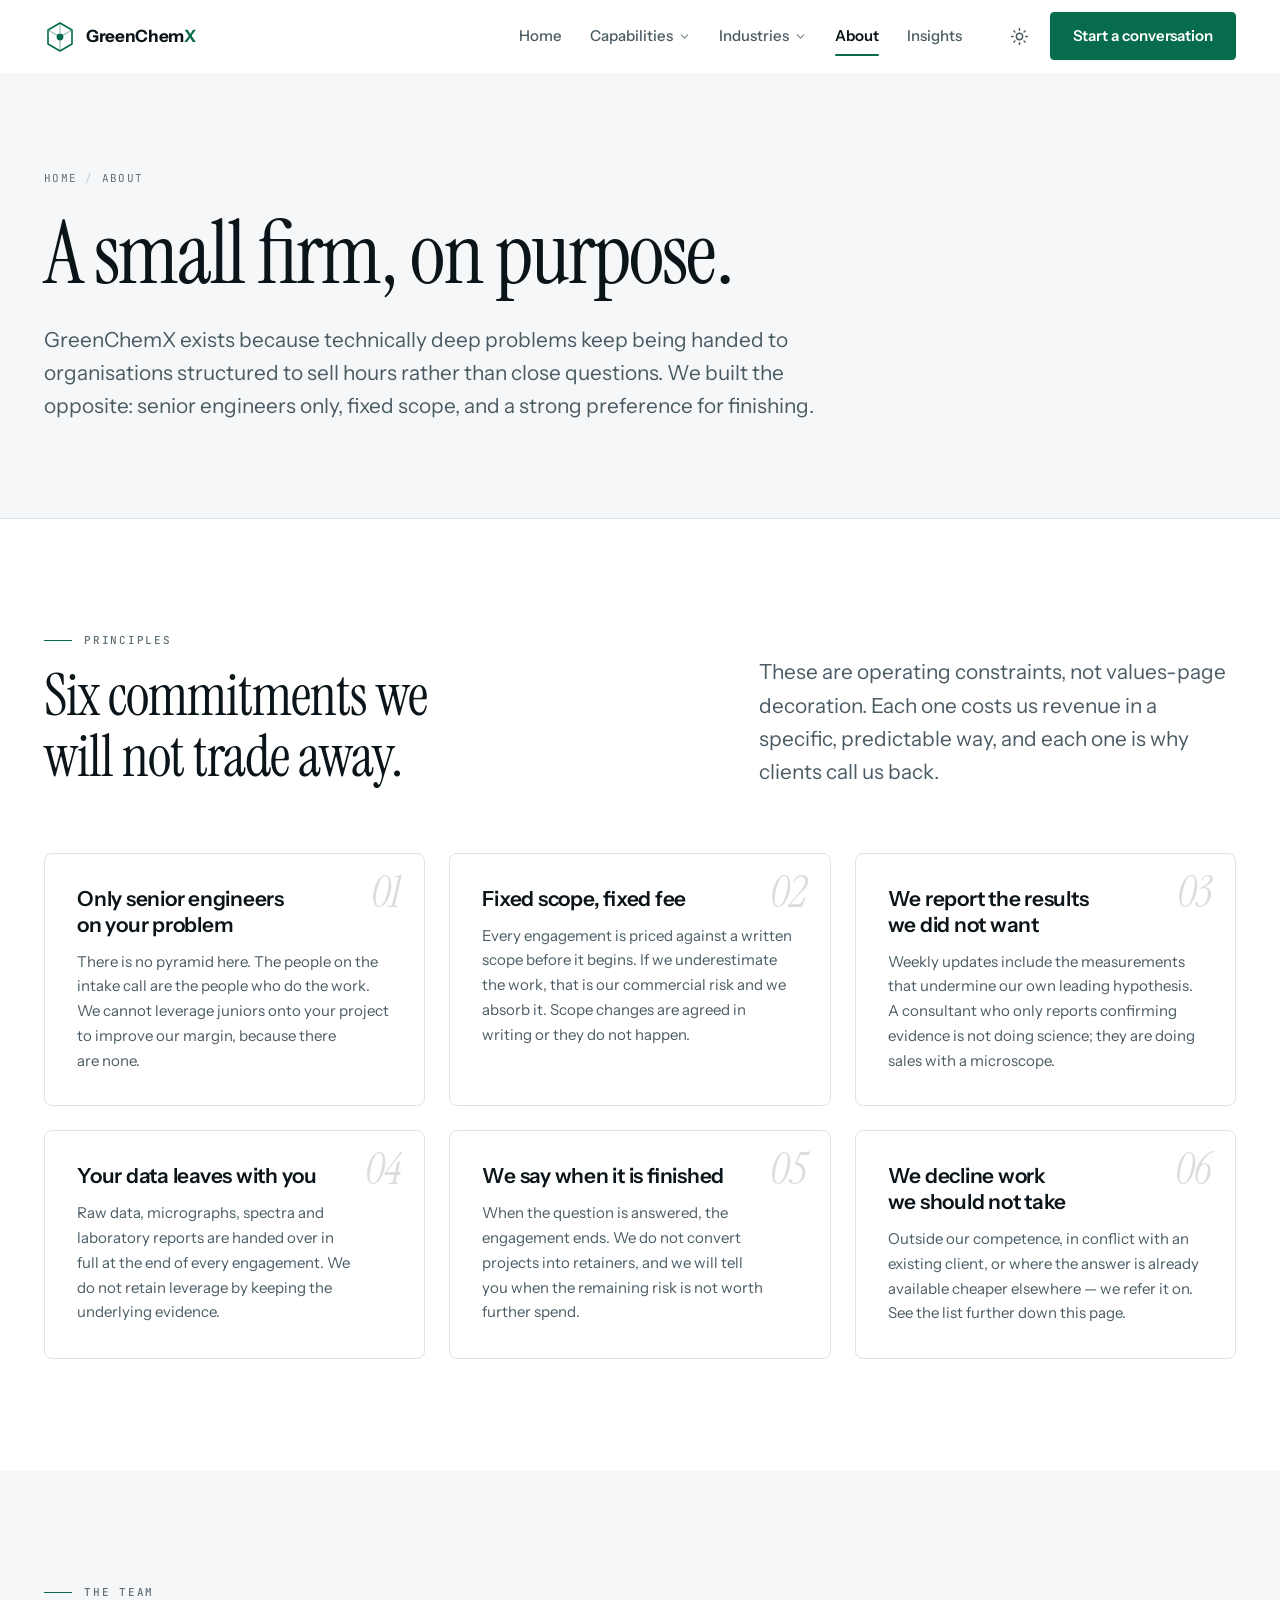
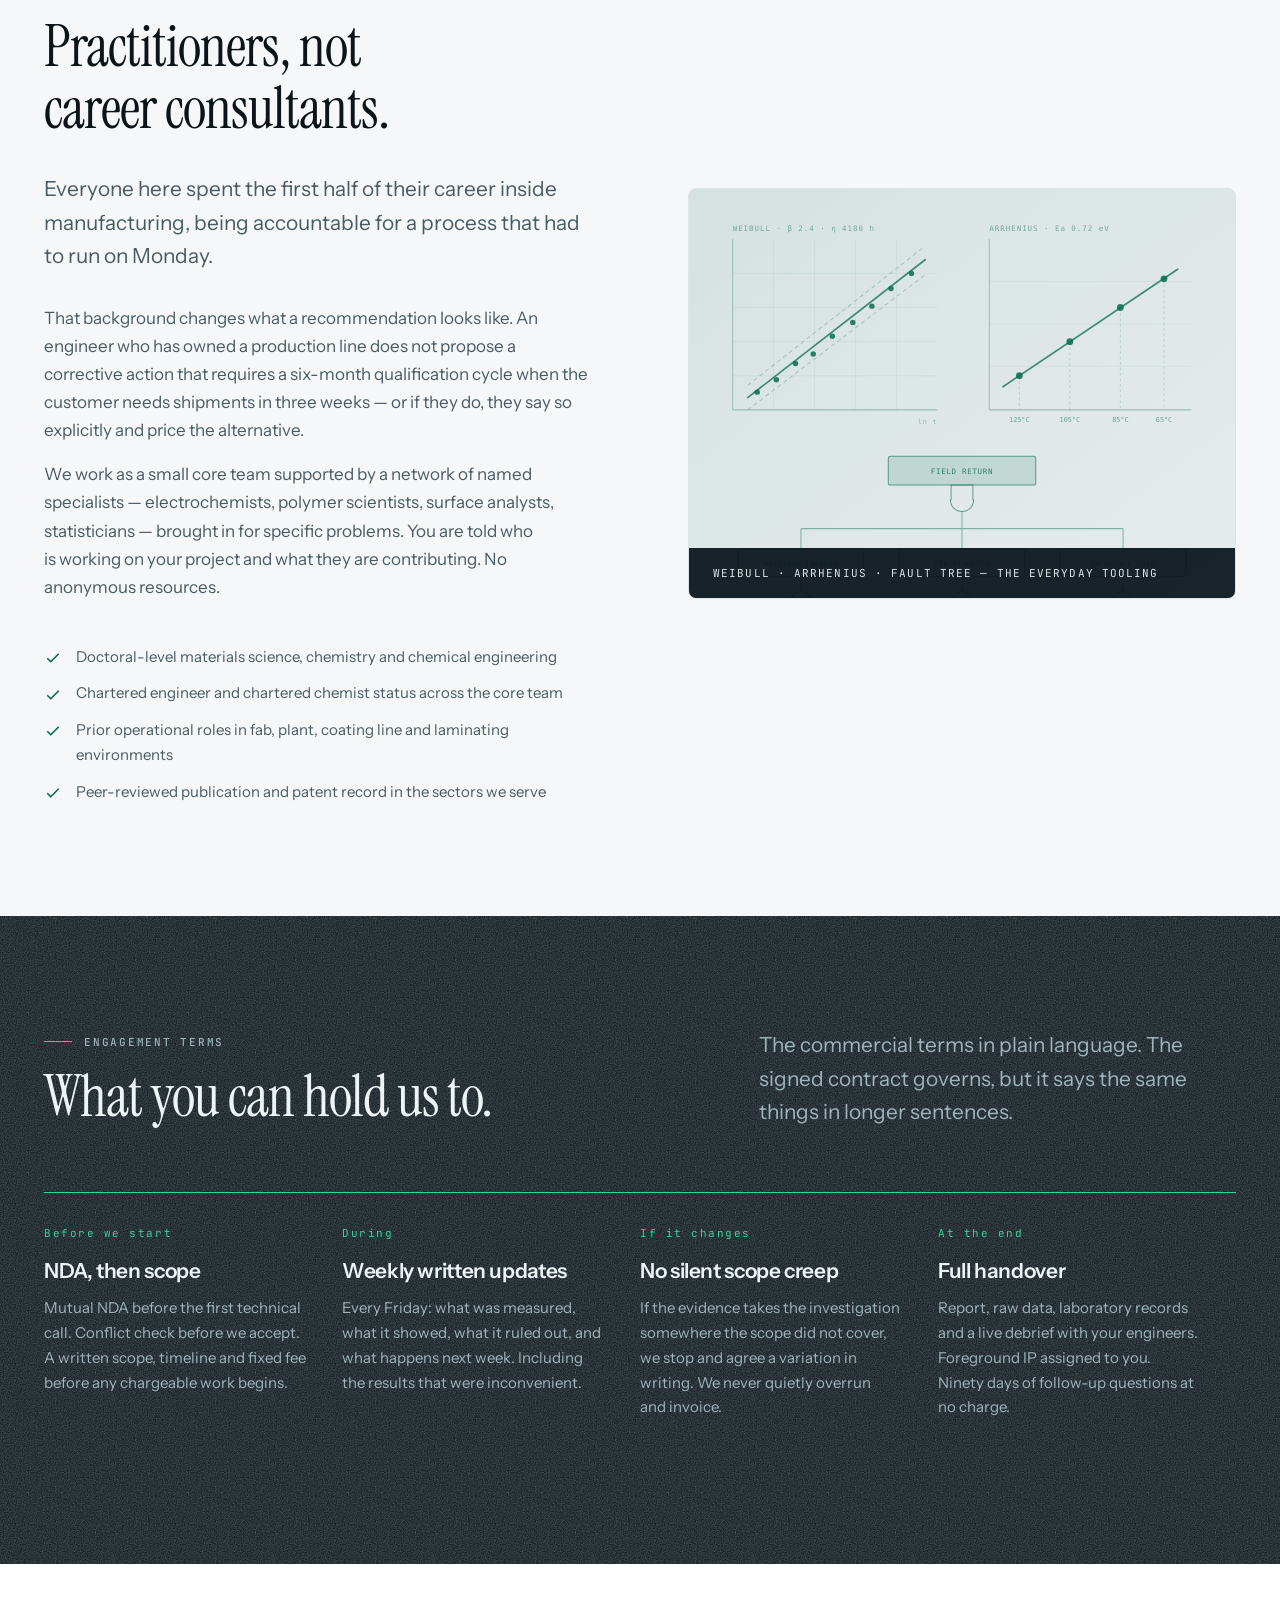
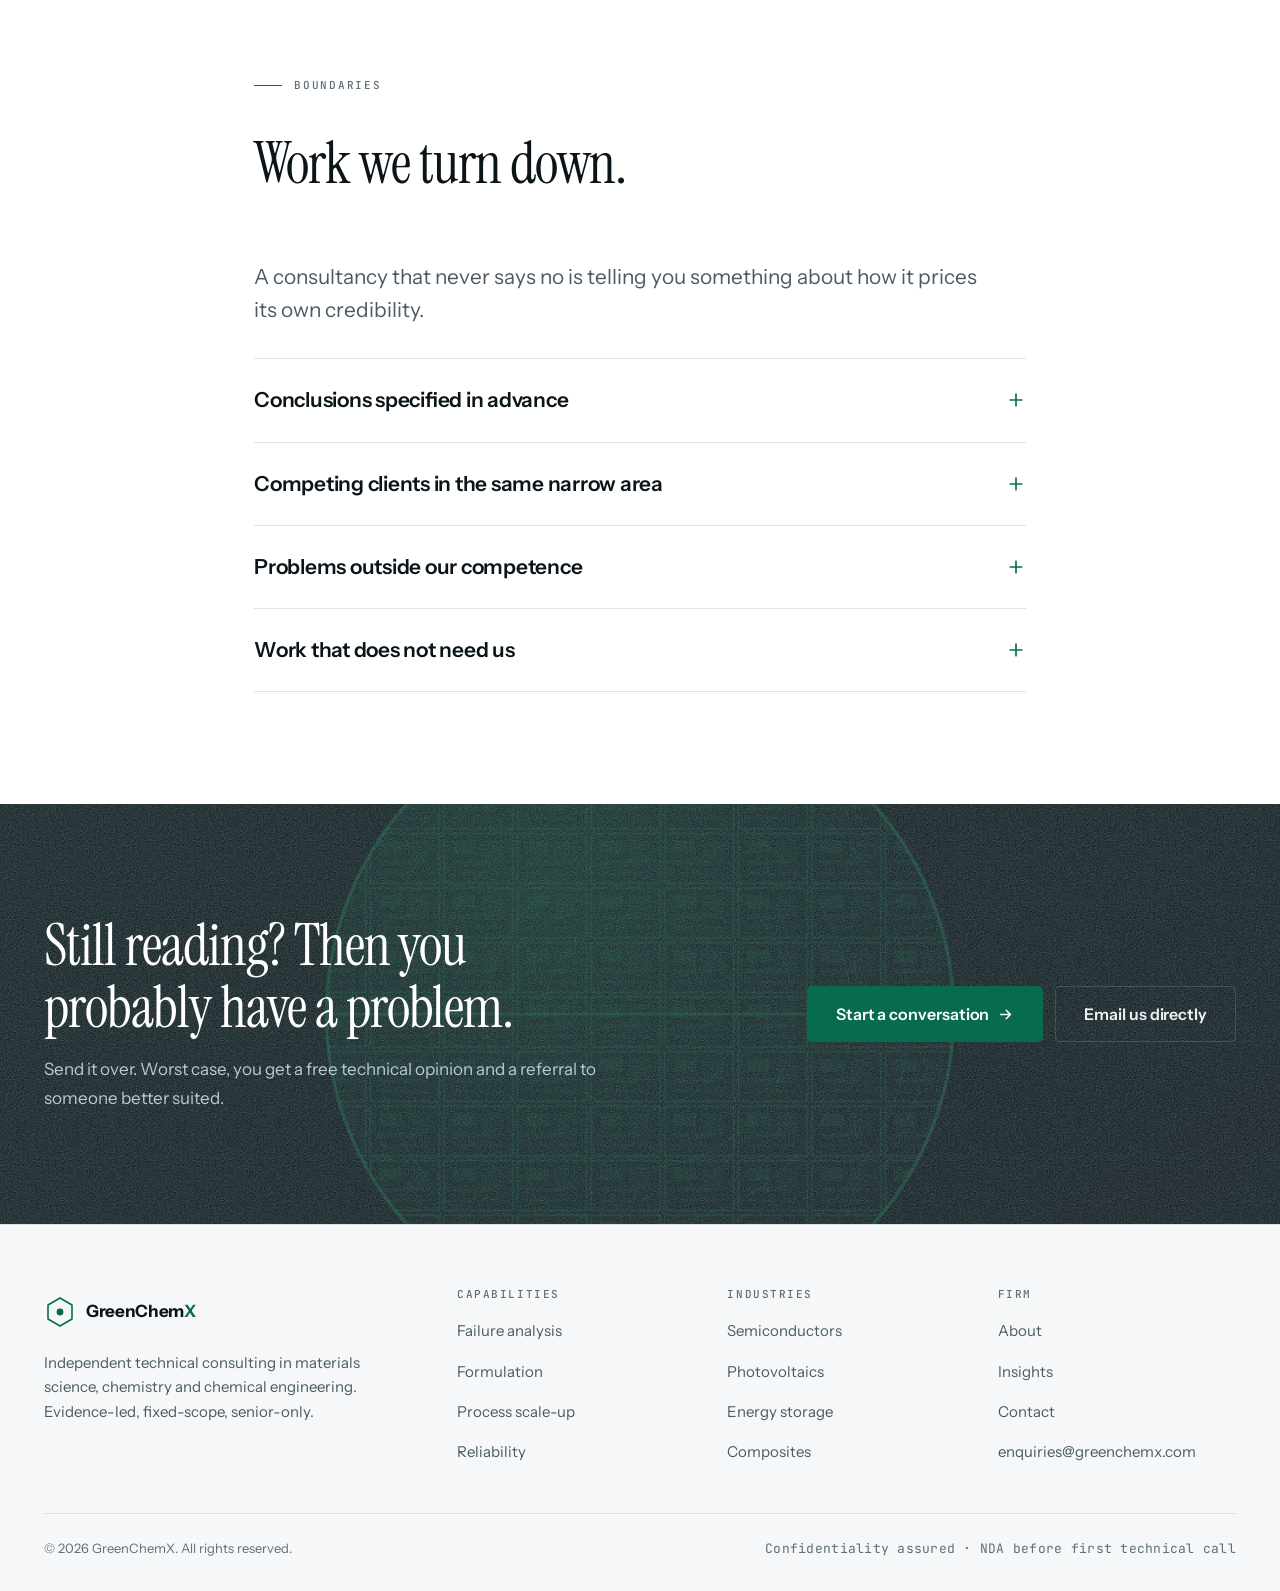
<file: about.html>
<!DOCTYPE html>
<html lang="en" data-theme="light">
<head>
<meta charset="utf-8">
<meta name="viewport" content="width=device-width, initial-scale=1">
<title>About — How GreenChemX Works, and What We Will Not Do</title>
<meta name="description" content="An independent materials science and chemical engineering consultancy. Our principles, engagement terms, team model, laboratory network and the work we decline.">
<meta name="theme-color" content="#071319">
<link rel="canonical" href="https://greenchemx.com/about.html">
<meta property="og:type" content="website">
<meta property="og:title" content="About | GreenChemX">
<meta property="og:description" content="Senior-only, evidence-led, fixed-scope. How we run engagements and what we decline.">

<link rel="preconnect" href="https://fonts.googleapis.com">
<link rel="preconnect" href="https://fonts.gstatic.com" crossorigin>
<link rel="stylesheet" href="assets/css/main.css">
<link rel="icon" href="data:image/svg+xml,%3Csvg xmlns='http://www.w3.org/2000/svg' viewBox='0 0 32 32'%3E%3Crect width='32' height='32' rx='6' fill='%23071319'/%3E%3Cpath d='M16 6 26 12v12l-10 6-10-6V12z' fill='none' stroke='%2334d399' stroke-width='2'/%3E%3Ccircle cx='16' cy='18' r='3' fill='%2334d399'/%3E%3C/svg%3E">

<script>
  (function () {
    document.documentElement.classList.add('has-js');
    try {
      var stored = localStorage.getItem('gcx-theme');
      var theme = stored || (window.matchMedia('(prefers-color-scheme: dark)').matches ? 'dark' : 'light');
      document.documentElement.setAttribute('data-theme', theme);
    } catch (e) {}
  })();
</script>
</head>
<body>

<a class="skip-link" href="#main">Skip to main content</a>

<header class="site-header" data-nav-root>
  <div class="container">
    <nav class="nav" aria-label="Primary">
      <a class="brand" href="index.html">
        <svg class="brand__mark" viewBox="0 0 32 32" fill="none" aria-hidden="true">
          <path d="M16 3 28 10v14L16 31 4 24V10z" stroke="currentColor" stroke-width="1.6" stroke-linejoin="round"/>
          <path d="M16 3v10M28 10l-12 7M4 10l12 7M16 17v14" stroke="currentColor" stroke-width="1.1" stroke-opacity=".45"/>
          <circle cx="16" cy="17" r="3.4" fill="currentColor"/>
        </svg>
        <span class="brand__name">GreenChem<em>X</em></span>
      </a>

      <ul class="nav__links">
        <li><a class="nav__link" href="index.html">Home</a></li>
        <li class="nav__item">
          <button class="nav__link nav__trigger" type="button" data-menu-trigger="capabilities"
                  aria-expanded="false" aria-controls="menu-capabilities">Capabilities <svg class="nav__chev" width="13" height="13" viewBox="0 0 24 24" fill="none" stroke="currentColor" stroke-width="2.4" stroke-linecap="round" stroke-linejoin="round" aria-hidden="true"><path d="m6 9 6 6 6-6"/></svg></button>
        </li>
        <li class="nav__item">
          <button class="nav__link nav__trigger" type="button" data-menu-trigger="industries"
                  aria-expanded="false" aria-controls="menu-industries">Industries <svg class="nav__chev" width="13" height="13" viewBox="0 0 24 24" fill="none" stroke="currentColor" stroke-width="2.4" stroke-linecap="round" stroke-linejoin="round" aria-hidden="true"><path d="m6 9 6 6 6-6"/></svg></button>
        </li>
        <li><a class="nav__link" href="about.html" aria-current="page">About</a></li>
        <li><a class="nav__link" href="insights.html">Insights</a></li>
      </ul>

      <div class="nav__actions">
        <button class="icon-btn theme-toggle" type="button" data-theme-toggle aria-pressed="false" aria-label="Switch to dark theme">
          <svg class="icon-sun" width="19" height="19" viewBox="0 0 24 24" fill="none" stroke="currentColor" stroke-width="1.8" stroke-linecap="round" aria-hidden="true">
            <circle cx="12" cy="12" r="4"/><path d="M12 2v2M12 20v2M4.9 4.9l1.4 1.4M17.7 17.7l1.4 1.4M2 12h2M20 12h2M4.9 19.1l1.4-1.4M17.7 6.3l1.4-1.4"/>
          </svg>
          <svg class="icon-moon" width="19" height="19" viewBox="0 0 24 24" fill="none" stroke="currentColor" stroke-width="1.8" stroke-linecap="round" stroke-linejoin="round" aria-hidden="true">
            <path d="M21 12.8A9 9 0 1 1 11.2 3a7 7 0 0 0 9.8 9.8z"/>
          </svg>
        </button>
        <a class="btn btn--primary nav__cta" href="contact.html">Start a conversation</a>
        <button class="icon-btn nav__toggle" type="button" data-nav-open aria-expanded="false" aria-controls="mobile-nav" aria-label="Open menu">
          <svg width="22" height="22" viewBox="0 0 24 24" fill="none" stroke="currentColor" stroke-width="1.8" stroke-linecap="round" aria-hidden="true"><path d="M3 6h18M3 12h18M3 18h18"/></svg>
        </button>
      </div>
    </nav>
  </div>

  <div class="megamenu" id="menu-capabilities" data-menu-panel="capabilities" hidden>
    <div class="container megamenu__inner">
        <div class="megamenu__col">
          <p class="megamenu__label" id="mm-cap">Capabilities</p>
          <ul class="megamenu__list" aria-labelledby="mm-cap">
            <li>
              <a class="mm-item" href="capabilities.html#failure-analysis">
                <span class="mm-item__icon"><svg width="20" height="20" viewBox="0 0 24 24" fill="none" stroke="currentColor" stroke-width="1.6" stroke-linecap="round" stroke-linejoin="round" aria-hidden="true"><circle cx="10.5" cy="10.5" r="6.5"/><path d="m15.5 15.5 5 5"/><path d="M7.5 10.5h6M10.5 7.5v6" stroke-opacity=".5"/></svg></span>
                <span>
                  <span class="mm-item__title">Failure &amp; root-cause analysis</span>
                  <span class="mm-item__desc">Find the mechanism, then prove it</span>
                </span>
              </a>
            </li>
            <li>
              <a class="mm-item" href="capabilities.html#formulation">
                <span class="mm-item__icon"><svg width="20" height="20" viewBox="0 0 24 24" fill="none" stroke="currentColor" stroke-width="1.6" stroke-linecap="round" stroke-linejoin="round" aria-hidden="true"><circle cx="6" cy="7" r="2.4"/><circle cx="18" cy="7" r="2.4"/><circle cx="12" cy="17.5" r="2.4"/><path d="M8.2 8.3 10.5 15.4M15.8 8.3 13.5 15.4M8.4 7h7.2"/></svg></span>
                <span>
                  <span class="mm-item__title">Formulation &amp; materials selection</span>
                  <span class="mm-item__desc">Fewer experiments, better ones</span>
                </span>
              </a>
            </li>
            <li>
              <a class="mm-item" href="capabilities.html#scale-up">
                <span class="mm-item__icon"><svg width="20" height="20" viewBox="0 0 24 24" fill="none" stroke="currentColor" stroke-width="1.6" stroke-linecap="round" stroke-linejoin="round" aria-hidden="true"><path d="M4 19h4v-7H4zM10 19h4V8h-4zM16 19h4V4h-4z"/><path d="M2 21.5h20" stroke-opacity=".5"/></svg></span>
                <span>
                  <span class="mm-item__title">Process &amp; scale-up engineering</span>
                  <span class="mm-item__desc">Close the bench-to-plant gap</span>
                </span>
              </a>
            </li>
            <li>
              <a class="mm-item" href="capabilities.html#reliability">
                <span class="mm-item__icon"><svg width="20" height="20" viewBox="0 0 24 24" fill="none" stroke="currentColor" stroke-width="1.6" stroke-linecap="round" stroke-linejoin="round" aria-hidden="true"><path d="M12 2.5 20.5 6v6.5c0 4.9-3.4 8.3-8.5 9.6-5.1-1.3-8.5-4.7-8.5-9.6V6z"/><path d="m8.6 12 2.4 2.4 4.4-4.6"/></svg></span>
                <span>
                  <span class="mm-item__title">Reliability &amp; qualification</span>
                  <span class="mm-item__desc">Tests that predict something real</span>
                </span>
              </a>
            </li>
          </ul>
        </div>
        <div class="megamenu__col">
          <p class="megamenu__label" id="mm-eng">How we engage</p>
          <ul class="megamenu__list" aria-labelledby="mm-eng">
            <li>
              <a class="mm-item" href="capabilities.html#engagement-models">
                <span class="mm-item__icon"><svg width="20" height="20" viewBox="0 0 24 24" fill="none" stroke="currentColor" stroke-width="1.6" stroke-linecap="round" stroke-linejoin="round" aria-hidden="true"><rect x="3" y="3.5" width="18" height="5" rx="1.4"/><rect x="3" y="11" width="18" height="5" rx="1.4"/><path d="M6.5 19.5h11"/></svg></span>
                <span>
                  <span class="mm-item__title">Engagement models</span>
                  <span class="mm-item__desc">Three ways to work with us</span>
                </span>
              </a>
            </li>
            <li>
              <a class="mm-item" href="capabilities.html#practicalities">
                <span class="mm-item__icon"><svg width="20" height="20" viewBox="0 0 24 24" fill="none" stroke="currentColor" stroke-width="1.6" stroke-linecap="round" stroke-linejoin="round" aria-hidden="true"><circle cx="12" cy="12" r="9.2"/><path d="M9.6 9.4a2.5 2.5 0 1 1 3.4 2.3c-.7.3-1 .9-1 1.7"/><path d="M12 17h.01"/></svg></span>
                <span>
                  <span class="mm-item__title">Practicalities</span>
                  <span class="mm-item__desc">Laboratories, IP, confidentiality</span>
                </span>
              </a>
            </li>
            <li>
              <a class="mm-item" href="about.html#terms">
                <span class="mm-item__icon"><svg width="20" height="20" viewBox="0 0 24 24" fill="none" stroke="currentColor" stroke-width="1.6" stroke-linecap="round" stroke-linejoin="round" aria-hidden="true"><path d="M6 2.5h8l4.5 4.5v14.5H6z"/><path d="M14 2.5V7h4.5" stroke-opacity=".6"/><path d="M9 12h6M9 16h6" stroke-opacity=".6"/></svg></span>
                <span>
                  <span class="mm-item__title">Engagement terms</span>
                  <span class="mm-item__desc">What you can hold us to</span>
                </span>
              </a>
            </li>
          </ul>
        </div>
        <div class="megamenu__promo">
          <h3>Not sure which you need?</h3>
          <p>Describe the symptom. Working out which capability applies is our job, and we will tell you honestly if the answer is none of them.</p>
          <p><a class="link" href="contact.html">Describe your problem
            <svg width="14" height="14" viewBox="0 0 24 24" fill="none" stroke="currentColor" stroke-width="2.2" stroke-linecap="round" stroke-linejoin="round" aria-hidden="true"><path d="M5 12h14M13 6l6 6-6 6"/></svg>
          </a></p>
        </div>
    </div>
  </div>

  <div class="megamenu" id="menu-industries" data-menu-panel="industries" hidden>
    <div class="container megamenu__inner">
        <div class="megamenu__col">
          <p class="megamenu__label" id="mm-ind-0">Electronics &amp; energy</p>
          <ul class="megamenu__list" aria-labelledby="mm-ind-0">
            <li>
              <a class="mm-item" href="industries.html#semiconductors" style="--sector: var(--sig-semi)">
                <span class="mm-item__icon"><svg width="20" height="20" viewBox="0 0 24 24" fill="none" stroke="currentColor" stroke-width="1.6" stroke-linecap="round" stroke-linejoin="round" aria-hidden="true"><rect x="5.5" y="5.5" width="13" height="13" rx="1.6"/><rect x="9.5" y="9.5" width="5" height="5" rx=".8"/><path d="M9 2.5v3M15 2.5v3M9 18.5v3M15 18.5v3M2.5 9h3M2.5 15h3M18.5 9h3M18.5 15h3" stroke-opacity=".65"/></svg></span>
                <span>
                  <span class="mm-item__title">Semiconductors</span>
                  <span class="mm-item__desc">Yield, thin films, packaging stress</span>
                </span>
              </a>
            </li>
            <li>
              <a class="mm-item" href="industries.html#photovoltaics" style="--sector: var(--sig-solar)">
                <span class="mm-item__icon"><svg width="20" height="20" viewBox="0 0 24 24" fill="none" stroke="currentColor" stroke-width="1.6" stroke-linecap="round" stroke-linejoin="round" aria-hidden="true"><path d="M3.5 14.5h17l-2-8.5h-13z"/><path d="M12 6v8.5M8.4 6 7.2 14.5M15.6 6l1.2 8.5M4.6 10.2h14.8" stroke-opacity=".6"/><path d="M12 14.5v6M9 20.5h6"/></svg></span>
                <span>
                  <span class="mm-item__title">Solar &amp; photovoltaics</span>
                  <span class="mm-item__desc">Degradation, encapsulants, PID</span>
                </span>
              </a>
            </li>
          </ul>
        </div>
        <div class="megamenu__col">
          <p class="megamenu__label" id="mm-ind-1">Storage &amp; chemistry</p>
          <ul class="megamenu__list" aria-labelledby="mm-ind-1">
            <li>
              <a class="mm-item" href="industries.html#batteries" style="--sector: var(--sig-batt)">
                <span class="mm-item__icon"><svg width="20" height="20" viewBox="0 0 24 24" fill="none" stroke="currentColor" stroke-width="1.6" stroke-linecap="round" stroke-linejoin="round" aria-hidden="true"><rect x="2.5" y="7" width="16.5" height="10" rx="2"/><path d="M21.8 10.2v3.6"/><path d="M11.4 9.4 8.8 12.6h3.4l-2.4 3.2"/></svg></span>
                <span>
                  <span class="mm-item__title">Batteries &amp; energy storage</span>
                  <span class="mm-item__desc">Capacity fade, coating, safety</span>
                </span>
              </a>
            </li>
            <li>
              <a class="mm-item" href="industries.html#chemicals" style="--sector: var(--sig-chem)">
                <span class="mm-item__icon"><svg width="20" height="20" viewBox="0 0 24 24" fill="none" stroke="currentColor" stroke-width="1.6" stroke-linecap="round" stroke-linejoin="round" aria-hidden="true"><path d="M9.2 2.8h5.6"/><path d="M10.2 2.8v6.4L5 18a2 2 0 0 0 1.7 3h10.6a2 2 0 0 0 1.7-3l-5.2-8.8V2.8"/><path d="M7.6 15.2h8.8" stroke-opacity=".6"/></svg></span>
                <span>
                  <span class="mm-item__title">Specialty chemicals</span>
                  <span class="mm-item__desc">Impurities, scale-up, crystallisation</span>
                </span>
              </a>
            </li>
          </ul>
        </div>
        <div class="megamenu__col">
          <p class="megamenu__label" id="mm-ind-2">Interfaces &amp; structures</p>
          <ul class="megamenu__list" aria-labelledby="mm-ind-2">
            <li>
              <a class="mm-item" href="industries.html#adhesives" style="--sector: var(--sig-adhesive)">
                <span class="mm-item__icon"><svg width="20" height="20" viewBox="0 0 24 24" fill="none" stroke="currentColor" stroke-width="1.6" stroke-linecap="round" stroke-linejoin="round" aria-hidden="true"><rect x="3" y="3.5" width="18" height="3.6" rx="1"/><rect x="3" y="16.9" width="18" height="3.6" rx="1"/><path d="M12 7.1c-1.9 2-2.9 3.2-2.9 4.6a2.9 2.9 0 0 0 5.8 0c0-1.4-1-2.6-2.9-4.6z"/></svg></span>
                <span>
                  <span class="mm-item__title">Adhesives &amp; coatings</span>
                  <span class="mm-item__desc">Surface prep, cure, durability</span>
                </span>
              </a>
            </li>
            <li>
              <a class="mm-item" href="industries.html#composites" style="--sector: var(--sig-composite)">
                <span class="mm-item__icon"><svg width="20" height="20" viewBox="0 0 24 24" fill="none" stroke="currentColor" stroke-width="1.6" stroke-linecap="round" stroke-linejoin="round" aria-hidden="true"><path d="M12 2.8 2.5 7.4 12 12l9.5-4.6z"/><path d="M2.5 12 12 16.6 21.5 12" stroke-opacity=".7"/><path d="M2.5 16.6 12 21.2l9.5-4.6" stroke-opacity=".45"/></svg></span>
                <span>
                  <span class="mm-item__title">Composites</span>
                  <span class="mm-item__desc">Porosity, cure cycle, joints</span>
                </span>
              </a>
            </li>
          </ul>
        </div>
    </div>
  </div>
</header>

<div class="mobile-nav" id="mobile-nav" aria-hidden="true">
  <div class="mobile-nav__head">
    <span class="brand">
        <svg class="brand__mark" viewBox="0 0 32 32" fill="none" aria-hidden="true">
          <path d="M16 3 28 10v14L16 31 4 24V10z" stroke="currentColor" stroke-width="1.6" stroke-linejoin="round"/>
          <circle cx="16" cy="17" r="3.4" fill="currentColor"/>
        </svg>
        <span class="brand__name">GreenChem<em>X</em></span>
    </span>
    <button class="icon-btn" type="button" data-nav-close aria-label="Close menu">
      <svg width="22" height="22" viewBox="0 0 24 24" fill="none" stroke="currentColor" stroke-width="1.8" stroke-linecap="round" aria-hidden="true"><path d="M18 6 6 18M6 6l12 12"/></svg>
    </button>
  </div>

  <nav aria-label="Mobile">
    <a class="mobile-nav__link" href="index.html">Home</a>
    <details class="mobile-nav__group">
      <summary class="mobile-nav__link">Capabilities <svg class="mobile-nav__chev" width="20" height="20" viewBox="0 0 24 24" fill="none" stroke="currentColor" stroke-width="2" stroke-linecap="round" stroke-linejoin="round" aria-hidden="true"><path d="m6 9 6 6 6-6"/></svg></summary>
      <ul class="mobile-nav__sub">
        <li><a href="capabilities.html#failure-analysis"><svg width="20" height="20" viewBox="0 0 24 24" fill="none" stroke="currentColor" stroke-width="1.6" stroke-linecap="round" stroke-linejoin="round" aria-hidden="true"><circle cx="10.5" cy="10.5" r="6.5"/><path d="m15.5 15.5 5 5"/><path d="M7.5 10.5h6M10.5 7.5v6" stroke-opacity=".5"/></svg><span>Failure &amp; root-cause analysis</span></a></li>
        <li><a href="capabilities.html#formulation"><svg width="20" height="20" viewBox="0 0 24 24" fill="none" stroke="currentColor" stroke-width="1.6" stroke-linecap="round" stroke-linejoin="round" aria-hidden="true"><circle cx="6" cy="7" r="2.4"/><circle cx="18" cy="7" r="2.4"/><circle cx="12" cy="17.5" r="2.4"/><path d="M8.2 8.3 10.5 15.4M15.8 8.3 13.5 15.4M8.4 7h7.2"/></svg><span>Formulation &amp; materials selection</span></a></li>
        <li><a href="capabilities.html#scale-up"><svg width="20" height="20" viewBox="0 0 24 24" fill="none" stroke="currentColor" stroke-width="1.6" stroke-linecap="round" stroke-linejoin="round" aria-hidden="true"><path d="M4 19h4v-7H4zM10 19h4V8h-4zM16 19h4V4h-4z"/><path d="M2 21.5h20" stroke-opacity=".5"/></svg><span>Process &amp; scale-up engineering</span></a></li>
        <li><a href="capabilities.html#reliability"><svg width="20" height="20" viewBox="0 0 24 24" fill="none" stroke="currentColor" stroke-width="1.6" stroke-linecap="round" stroke-linejoin="round" aria-hidden="true"><path d="M12 2.5 20.5 6v6.5c0 4.9-3.4 8.3-8.5 9.6-5.1-1.3-8.5-4.7-8.5-9.6V6z"/><path d="m8.6 12 2.4 2.4 4.4-4.6"/></svg><span>Reliability &amp; qualification</span></a></li>
        <li><a href="capabilities.html#engagement-models"><svg width="20" height="20" viewBox="0 0 24 24" fill="none" stroke="currentColor" stroke-width="1.6" stroke-linecap="round" stroke-linejoin="round" aria-hidden="true"><rect x="3" y="3.5" width="18" height="5" rx="1.4"/><rect x="3" y="11" width="18" height="5" rx="1.4"/><path d="M6.5 19.5h11"/></svg><span>Engagement models</span></a></li>
        <li><a href="capabilities.html#practicalities"><svg width="20" height="20" viewBox="0 0 24 24" fill="none" stroke="currentColor" stroke-width="1.6" stroke-linecap="round" stroke-linejoin="round" aria-hidden="true"><circle cx="12" cy="12" r="9.2"/><path d="M9.6 9.4a2.5 2.5 0 1 1 3.4 2.3c-.7.3-1 .9-1 1.7"/><path d="M12 17h.01"/></svg><span>Practicalities</span></a></li>
        <li><a href="about.html#terms"><svg width="20" height="20" viewBox="0 0 24 24" fill="none" stroke="currentColor" stroke-width="1.6" stroke-linecap="round" stroke-linejoin="round" aria-hidden="true"><path d="M6 2.5h8l4.5 4.5v14.5H6z"/><path d="M14 2.5V7h4.5" stroke-opacity=".6"/><path d="M9 12h6M9 16h6" stroke-opacity=".6"/></svg><span>Engagement terms</span></a></li>
      </ul>
    </details>
    <details class="mobile-nav__group">
      <summary class="mobile-nav__link">Industries <svg class="mobile-nav__chev" width="20" height="20" viewBox="0 0 24 24" fill="none" stroke="currentColor" stroke-width="2" stroke-linecap="round" stroke-linejoin="round" aria-hidden="true"><path d="m6 9 6 6 6-6"/></svg></summary>
      <ul class="mobile-nav__sub">
        <li><a href="industries.html#semiconductors" style="--sector: var(--sig-semi)"><svg width="20" height="20" viewBox="0 0 24 24" fill="none" stroke="currentColor" stroke-width="1.6" stroke-linecap="round" stroke-linejoin="round" aria-hidden="true"><rect x="5.5" y="5.5" width="13" height="13" rx="1.6"/><rect x="9.5" y="9.5" width="5" height="5" rx=".8"/><path d="M9 2.5v3M15 2.5v3M9 18.5v3M15 18.5v3M2.5 9h3M2.5 15h3M18.5 9h3M18.5 15h3" stroke-opacity=".65"/></svg><span>Semiconductors</span></a></li>
        <li><a href="industries.html#photovoltaics" style="--sector: var(--sig-solar)"><svg width="20" height="20" viewBox="0 0 24 24" fill="none" stroke="currentColor" stroke-width="1.6" stroke-linecap="round" stroke-linejoin="round" aria-hidden="true"><path d="M3.5 14.5h17l-2-8.5h-13z"/><path d="M12 6v8.5M8.4 6 7.2 14.5M15.6 6l1.2 8.5M4.6 10.2h14.8" stroke-opacity=".6"/><path d="M12 14.5v6M9 20.5h6"/></svg><span>Solar &amp; photovoltaics</span></a></li>
        <li><a href="industries.html#batteries" style="--sector: var(--sig-batt)"><svg width="20" height="20" viewBox="0 0 24 24" fill="none" stroke="currentColor" stroke-width="1.6" stroke-linecap="round" stroke-linejoin="round" aria-hidden="true"><rect x="2.5" y="7" width="16.5" height="10" rx="2"/><path d="M21.8 10.2v3.6"/><path d="M11.4 9.4 8.8 12.6h3.4l-2.4 3.2"/></svg><span>Batteries &amp; energy storage</span></a></li>
        <li><a href="industries.html#chemicals" style="--sector: var(--sig-chem)"><svg width="20" height="20" viewBox="0 0 24 24" fill="none" stroke="currentColor" stroke-width="1.6" stroke-linecap="round" stroke-linejoin="round" aria-hidden="true"><path d="M9.2 2.8h5.6"/><path d="M10.2 2.8v6.4L5 18a2 2 0 0 0 1.7 3h10.6a2 2 0 0 0 1.7-3l-5.2-8.8V2.8"/><path d="M7.6 15.2h8.8" stroke-opacity=".6"/></svg><span>Specialty chemicals</span></a></li>
        <li><a href="industries.html#adhesives" style="--sector: var(--sig-adhesive)"><svg width="20" height="20" viewBox="0 0 24 24" fill="none" stroke="currentColor" stroke-width="1.6" stroke-linecap="round" stroke-linejoin="round" aria-hidden="true"><rect x="3" y="3.5" width="18" height="3.6" rx="1"/><rect x="3" y="16.9" width="18" height="3.6" rx="1"/><path d="M12 7.1c-1.9 2-2.9 3.2-2.9 4.6a2.9 2.9 0 0 0 5.8 0c0-1.4-1-2.6-2.9-4.6z"/></svg><span>Adhesives &amp; coatings</span></a></li>
        <li><a href="industries.html#composites" style="--sector: var(--sig-composite)"><svg width="20" height="20" viewBox="0 0 24 24" fill="none" stroke="currentColor" stroke-width="1.6" stroke-linecap="round" stroke-linejoin="round" aria-hidden="true"><path d="M12 2.8 2.5 7.4 12 12l9.5-4.6z"/><path d="M2.5 12 12 16.6 21.5 12" stroke-opacity=".7"/><path d="M2.5 16.6 12 21.2l9.5-4.6" stroke-opacity=".45"/></svg><span>Composites</span></a></li>
      </ul>
    </details>
    <a class="mobile-nav__link" href="about.html" aria-current="page">About</a>
    <a class="mobile-nav__link" href="insights.html">Insights</a>
  </nav>

  <a class="btn btn--primary btn--lg" href="contact.html">Start a conversation</a>
  <p class="mobile-nav__meta">A senior engineer replies within two working days.</p>
</div>

<main id="main">

  <div class="page-head">
    <div class="container">
      <ol class="breadcrumbs">
        <li><a href="index.html">Home</a></li>
        <li>About</li>
      </ol>
      <h1>A small firm, on purpose.</h1>
      <p class="lede">
        GreenChemX exists because technically deep problems keep being handed to
        organisations structured to sell hours rather than close questions. We built
        the opposite: senior engineers only, fixed scope, and a strong preference for
        finishing.
      </p>
    </div>
  </div>

  <!-- ===================================================================== -->
  <!-- Principles                                                            -->
  <!-- ===================================================================== -->
  <section class="section">
    <div class="container">
      <div class="section-head section-head--split" data-reveal>
        <div>
          <p class="eyebrow">Principles</p>
          <h2>Six commitments we will not trade away.</h2>
        </div>
        <p class="lede">
          These are operating constraints, not values-page decoration. Each one costs
          us revenue in a specific, predictable way, and each one is why clients call
          us back.
        </p>
      </div>

      <div class="grid grid--2" data-reveal-group>
        <article class="card" data-reveal>
          <span class="card__index" aria-hidden="true">01</span>
          <h3>Only senior engineers on your problem</h3>
          <p>
            There is no pyramid here. The people on the intake call are the people who
            do the work. We cannot leverage juniors onto your project to improve our
            margin, because there are none.
          </p>
        </article>

        <article class="card" data-reveal>
          <span class="card__index" aria-hidden="true">02</span>
          <h3>Fixed scope, fixed fee</h3>
          <p>
            Every engagement is priced against a written scope before it begins. If we
            underestimate the work, that is our commercial risk and we absorb it. Scope
            changes are agreed in writing or they do not happen.
          </p>
        </article>

        <article class="card" data-reveal>
          <span class="card__index" aria-hidden="true">03</span>
          <h3>We report the results we did not want</h3>
          <p>
            Weekly updates include the measurements that undermine our own leading
            hypothesis. A consultant who only reports confirming evidence is not doing
            science; they are doing sales with a microscope.
          </p>
        </article>

        <article class="card" data-reveal>
          <span class="card__index" aria-hidden="true">04</span>
          <h3>Your data leaves with you</h3>
          <p>
            Raw data, micrographs, spectra and laboratory reports are handed over in
            full at the end of every engagement. We do not retain leverage by keeping
            the underlying evidence.
          </p>
        </article>

        <article class="card" data-reveal>
          <span class="card__index" aria-hidden="true">05</span>
          <h3>We say when it is finished</h3>
          <p>
            When the question is answered, the engagement ends. We do not convert
            projects into retainers, and we will tell you when the remaining risk is
            not worth further spend.
          </p>
        </article>

        <article class="card" data-reveal>
          <span class="card__index" aria-hidden="true">06</span>
          <h3>We decline work we should not take</h3>
          <p>
            Outside our competence, in conflict with an existing client, or where the
            answer is already available cheaper elsewhere &mdash; we refer it on. See
            the list further down this page.
          </p>
        </article>
      </div>
    </div>
  </section>

  <!-- ===================================================================== -->
  <!-- The team model                                                        -->
  <!-- ===================================================================== -->
  <section class="section section--subtle">
    <div class="container">
      <div class="split split--reverse">
        <div class="split__media" data-reveal>
          <span class="art art--reliability" role="img" aria-label="Weibull probability plot with confidence bounds, Arrhenius acceleration line and a fault tree decomposition."></span>
          <span class="split__caption">Weibull &#183; Arrhenius &#183; fault tree &mdash; the everyday tooling</span>
        </div>

        <div class="stack stack--lg" data-reveal>
          <div>
            <p class="eyebrow">The team</p>
            <h2>Practitioners, not career consultants.</h2>
          </div>
          <p class="lede">
            Everyone here spent the first half of their career inside manufacturing,
            being accountable for a process that had to run on Monday.
          </p>
          <div class="prose">
            <p class="muted">
              That background changes what a recommendation looks like. An engineer who
              has owned a production line does not propose a corrective action that
              requires a six-month qualification cycle when the customer needs shipments
              in three weeks &mdash; or if they do, they say so explicitly and price the
              alternative.
            </p>
            <p class="muted">
              We work as a small core team supported by a network of named specialists
              &mdash; electrochemists, polymer scientists, surface analysts, statisticians
              &mdash; brought in for specific problems. You are told who is working on
              your project and what they are contributing. No anonymous resources.
            </p>
          </div>
          <ul class="deliverables">
            <li><svg width="18" height="18" viewBox="0 0 24 24" fill="none" stroke="currentColor" stroke-width="2.2" stroke-linecap="round" stroke-linejoin="round" aria-hidden="true"><path d="m5 13 4 4L19 7"/></svg><span>Doctoral-level materials science, chemistry and chemical engineering</span></li>
            <li><svg width="18" height="18" viewBox="0 0 24 24" fill="none" stroke="currentColor" stroke-width="2.2" stroke-linecap="round" stroke-linejoin="round" aria-hidden="true"><path d="m5 13 4 4L19 7"/></svg><span>Chartered engineer and chartered chemist status across the core team</span></li>
            <li><svg width="18" height="18" viewBox="0 0 24 24" fill="none" stroke="currentColor" stroke-width="2.2" stroke-linecap="round" stroke-linejoin="round" aria-hidden="true"><path d="m5 13 4 4L19 7"/></svg><span>Prior operational roles in fab, plant, coating line and laminating environments</span></li>
            <li><svg width="18" height="18" viewBox="0 0 24 24" fill="none" stroke="currentColor" stroke-width="2.2" stroke-linecap="round" stroke-linejoin="round" aria-hidden="true"><path d="m5 13 4 4L19 7"/></svg><span>Peer-reviewed publication and patent record in the sectors we serve</span></li>
          </ul>
        </div>
      </div>
    </div>
  </section>

  <!-- ===================================================================== -->
  <!-- Engagement terms                                                      -->
  <!-- ===================================================================== -->
  <section class="section section--inverse" id="terms">
    <div class="container">
      <div class="section-head section-head--split" data-reveal>
        <div>
          <p class="eyebrow eyebrow--inverse">Engagement terms</p>
          <h2>What you can hold us to.</h2>
        </div>
        <p class="lede">
          The commercial terms in plain language. The signed contract governs, but it
          says the same things in longer sentences.
        </p>
      </div>

      <div class="process">
        <div class="process__step">
          <span class="process__num">Before we start</span>
          <h3>NDA, then scope</h3>
          <p>
            Mutual NDA before the first technical call. Conflict check before we accept.
            A written scope, timeline and fixed fee before any chargeable work begins.
          </p>
        </div>
        <div class="process__step">
          <span class="process__num">During</span>
          <h3>Weekly written updates</h3>
          <p>
            Every Friday: what was measured, what it showed, what it ruled out, and what
            happens next week. Including the results that were inconvenient.
          </p>
        </div>
        <div class="process__step">
          <span class="process__num">If it changes</span>
          <h3>No silent scope creep</h3>
          <p>
            If the evidence takes the investigation somewhere the scope did not cover, we
            stop and agree a variation in writing. We never quietly overrun and invoice.
          </p>
        </div>
        <div class="process__step">
          <span class="process__num">At the end</span>
          <h3>Full handover</h3>
          <p>
            Report, raw data, laboratory records and a live debrief with your engineers.
            Foreground IP assigned to you. Ninety days of follow-up questions at no charge.
          </p>
        </div>
      </div>
    </div>
  </section>

  <!-- ===================================================================== -->
  <!-- What we decline                                                       -->
  <!-- ===================================================================== -->
  <section class="section">
    <div class="container container--narrow">
      <div class="section-head" data-reveal>
        <p class="eyebrow">Boundaries</p>
        <h2>Work we turn down.</h2>
      </div>

      <div class="prose" data-reveal>
        <p class="lede">
          A consultancy that never says no is telling you something about how it prices
          its own credibility.
        </p>
      </div>

      <div class="accordion mt-6" data-reveal>
        <details>
          <summary>
            Conclusions specified in advance
            <svg width="20" height="20" viewBox="0 0 24 24" fill="none" stroke="currentColor" stroke-width="2" stroke-linecap="round" aria-hidden="true"><path d="M12 5v14M5 12h14"/></svg>
          </summary>
          <div class="accordion__body">
            <p>
              We are occasionally approached to produce a report supporting a position
              already taken &mdash; usually in a supplier dispute. We will investigate the
              question honestly and the answer may well support you, but the conclusion
              cannot be part of the brief.
            </p>
          </div>
        </details>

        <details>
          <summary>
            Competing clients in the same narrow area
            <svg width="20" height="20" viewBox="0 0 24 24" fill="none" stroke="currentColor" stroke-width="2" stroke-linecap="round" aria-hidden="true"><path d="M12 5v14M5 12h14"/></svg>
          </summary>
          <div class="accordion__body">
            <p>
              We run a conflict check before accepting any engagement. Where we already
              hold deep, current knowledge of a direct competitor's process in the same
              specific technology, we decline and say why &mdash; without disclosing who
              the existing client is.
            </p>
          </div>
        </details>

        <details>
          <summary>
            Problems outside our competence
            <svg width="20" height="20" viewBox="0 0 24 24" fill="none" stroke="currentColor" stroke-width="2" stroke-linecap="round" aria-hidden="true"><path d="M12 5v14M5 12h14"/></svg>
          </summary>
          <div class="accordion__body">
            <p>
              We do not do structural finite element analysis, electronic circuit design,
              software, regulatory submissions or market research. Materials adjacency is
              not the same as expertise, and we will refer you to someone who actually
              does the thing.
            </p>
          </div>
        </details>

        <details>
          <summary>
            Work that does not need us
            <svg width="20" height="20" viewBox="0 0 24 24" fill="none" stroke="currentColor" stroke-width="2" stroke-linecap="round" aria-hidden="true"><path d="M12 5v14M5 12h14"/></svg>
          </summary>
          <div class="accordion__body">
            <p>
              Some enquiries are answered by a standard test at a commercial laboratory
              for a fraction of our fee, or by a published standard the enquirer had not
              found. When that is the case we say so in the reply and charge nothing.
            </p>
          </div>
        </details>
      </div>
    </div>
  </section>

  <section class="cta-band">
    <span class="art art--semiconductors cta-band__grid" aria-hidden="true"></span>
    <div class="container">
      <div class="cta-band__inner">
        <div>
          <h2>Still reading? Then you probably have a problem.</h2>
          <p>
            Send it over. Worst case, you get a free technical opinion and a referral to
            someone better suited.
          </p>
        </div>
        <div class="btn-row">
          <a class="btn btn--primary btn--lg" href="contact.html">
            Start a conversation
            <svg class="arrow" width="17" height="17" viewBox="0 0 24 24" fill="none" stroke="currentColor" stroke-width="2" stroke-linecap="round" stroke-linejoin="round" aria-hidden="true"><path d="M5 12h14M13 6l6 6-6 6"/></svg>
          </a>
          <a class="btn btn--on-inverse btn--lg" href="mailto:enquiries@greenchemx.com">Email us directly</a>
        </div>
      </div>
    </div>
  </section>

</main>

<footer class="site-footer">
  <div class="container">
    <div class="footer__grid">
      <div class="footer__about">
        <a class="brand" href="index.html">
          <svg class="brand__mark" viewBox="0 0 32 32" fill="none" aria-hidden="true">
            <path d="M16 3 28 10v14L16 31 4 24V10z" stroke="currentColor" stroke-width="1.6" stroke-linejoin="round"/>
            <circle cx="16" cy="17" r="3.4" fill="currentColor"/>
          </svg>
          <span class="brand__name">GreenChem<em>X</em></span>
        </a>
        <p>
          Independent technical consulting in materials science, chemistry and chemical
          engineering. Evidence-led, fixed-scope, senior-only.
        </p>
      </div>
      <div class="footer__col">
        <h2>Capabilities</h2>
        <ul>
          <li><a href="capabilities.html#failure-analysis">Failure analysis</a></li>
          <li><a href="capabilities.html#formulation">Formulation</a></li>
          <li><a href="capabilities.html#scale-up">Process scale-up</a></li>
          <li><a href="capabilities.html#reliability">Reliability</a></li>
        </ul>
      </div>
      <div class="footer__col">
        <h2>Industries</h2>
        <ul>
          <li><a href="industries.html#semiconductors">Semiconductors</a></li>
          <li><a href="industries.html#photovoltaics">Photovoltaics</a></li>
          <li><a href="industries.html#batteries">Energy storage</a></li>
          <li><a href="industries.html#composites">Composites</a></li>
        </ul>
      </div>
      <div class="footer__col">
        <h2>Firm</h2>
        <ul>
          <li><a href="about.html">About</a></li>
          <li><a href="insights.html">Insights</a></li>
          <li><a href="contact.html">Contact</a></li>
          <li><a href="mailto:enquiries@greenchemx.com">enquiries@greenchemx.com</a></li>
        </ul>
      </div>
    </div>
    <div class="footer__bottom">
      <span>&copy; <span data-year>2026</span> GreenChemX. All rights reserved.</span>
      <span class="mono">Confidentiality assured &#183; NDA before first technical call</span>
    </div>
  </div>
</footer>

<script src="assets/js/main.js" defer></script>
</body>
</html>
</file>
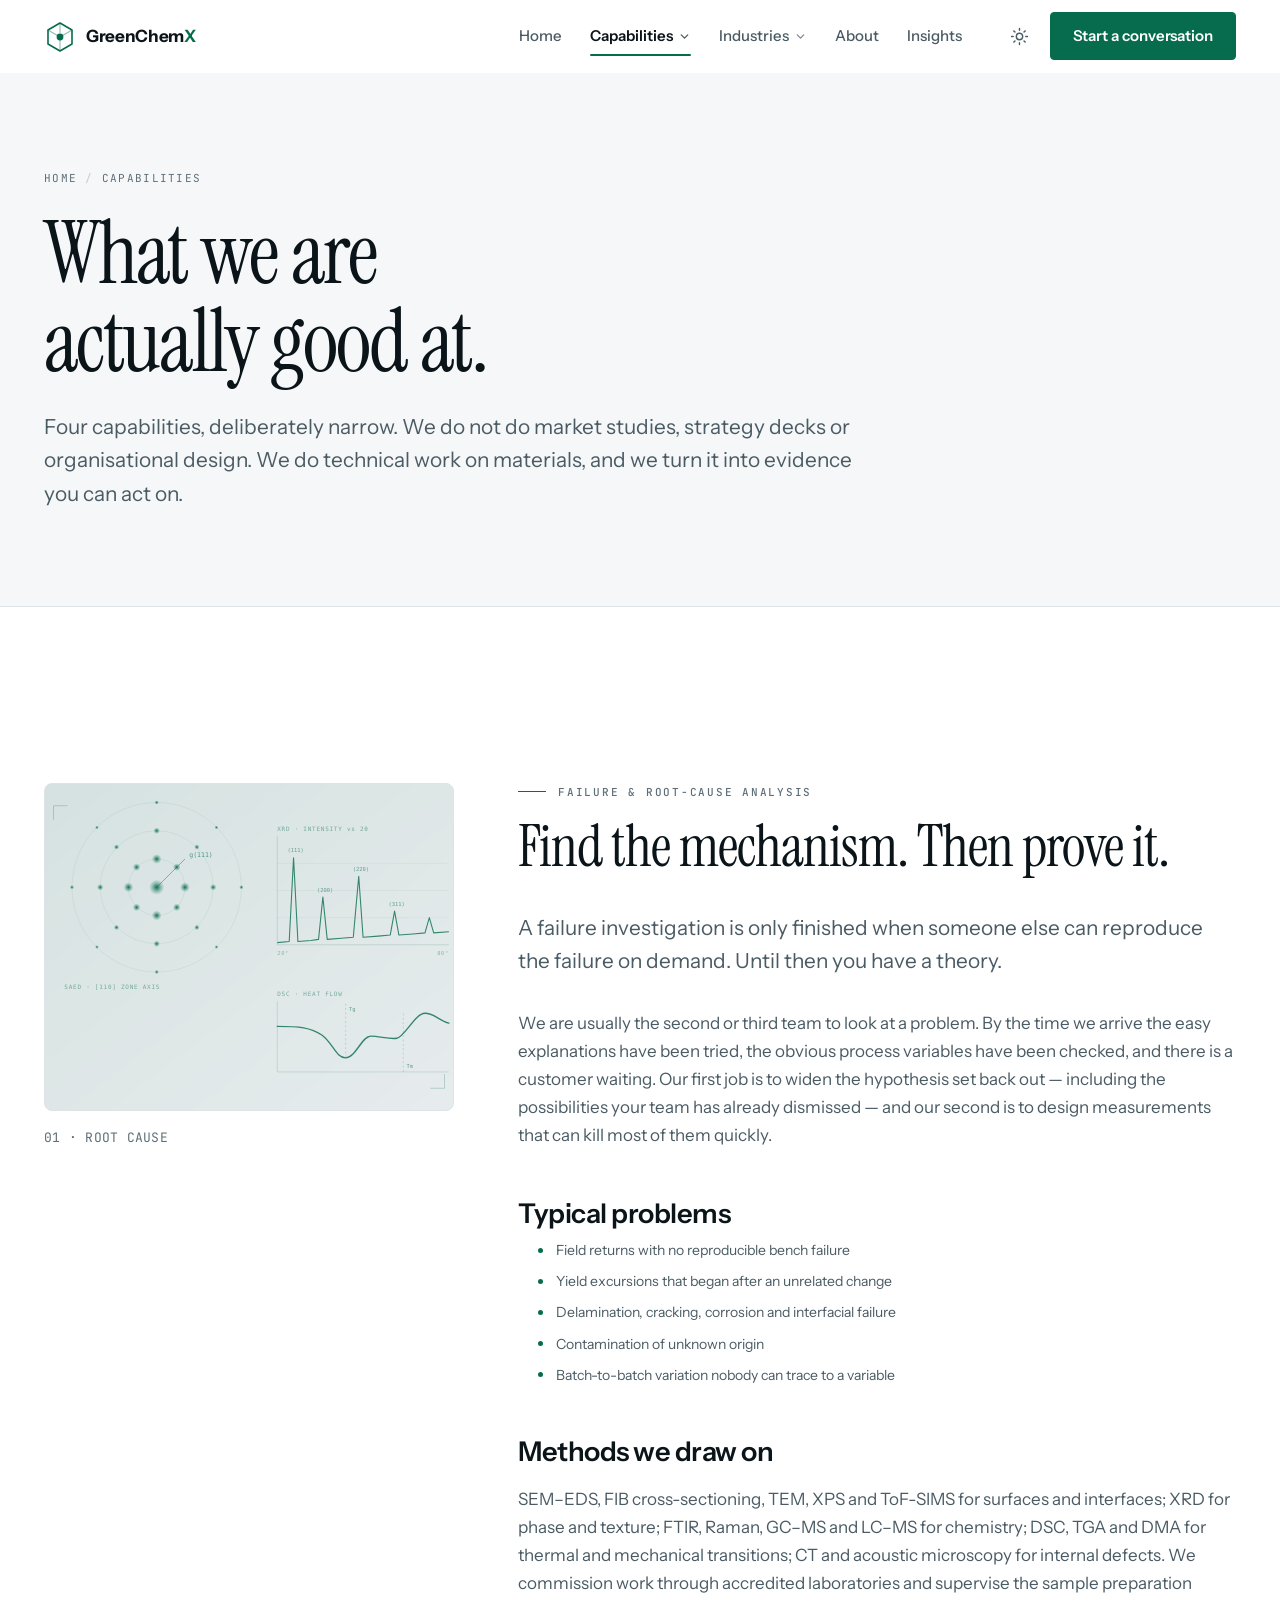
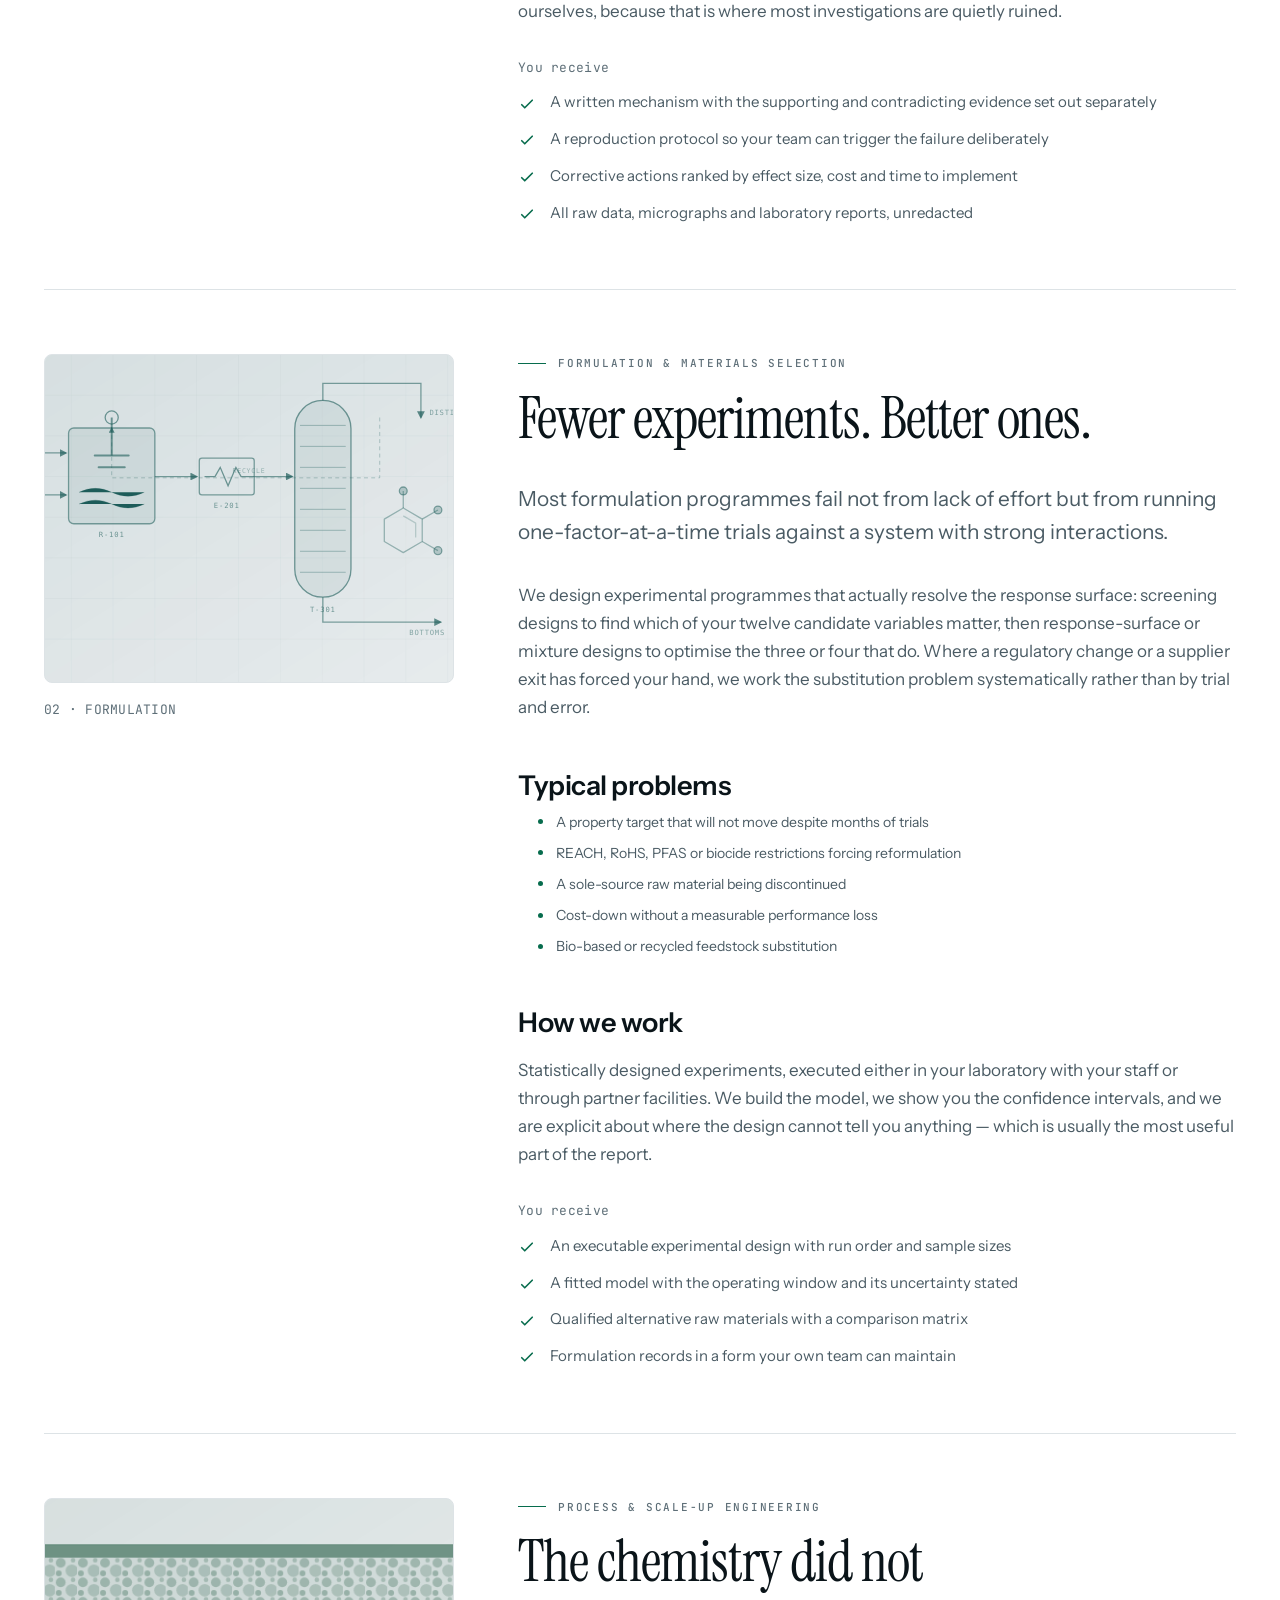
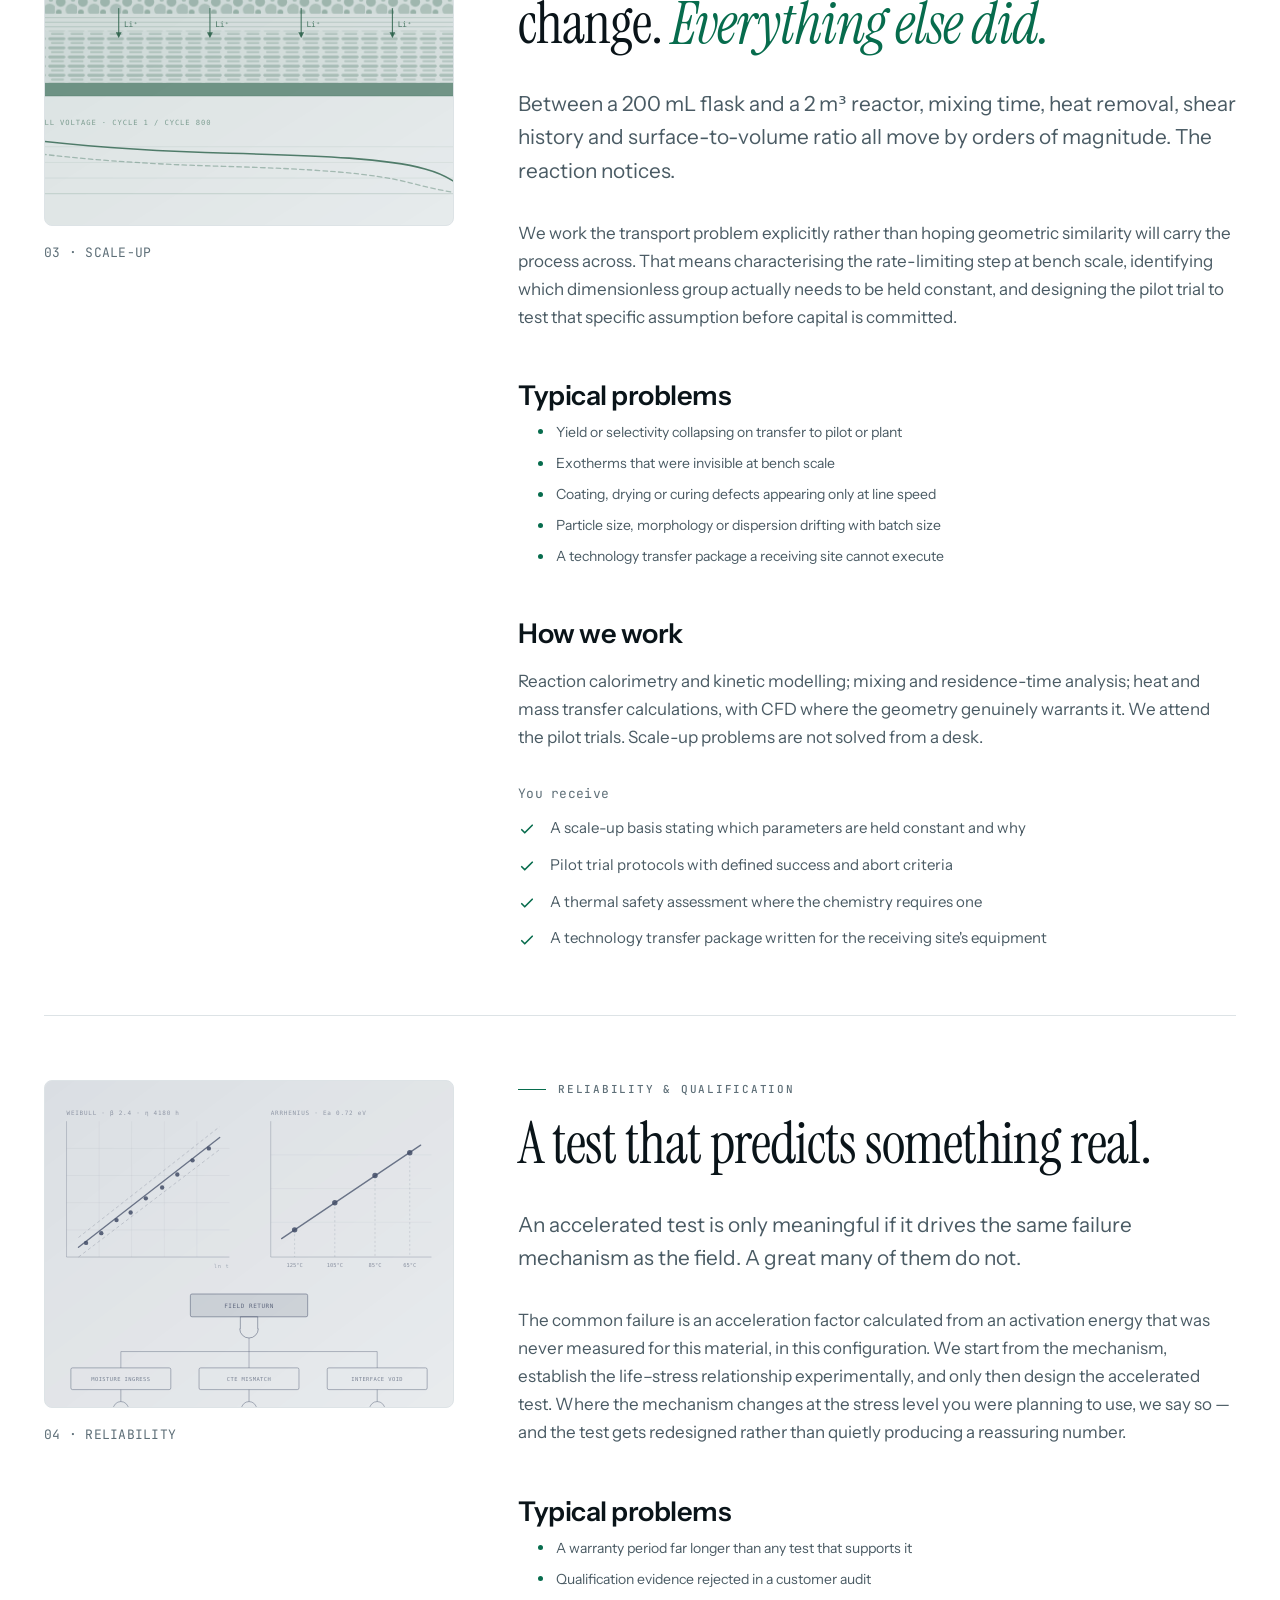
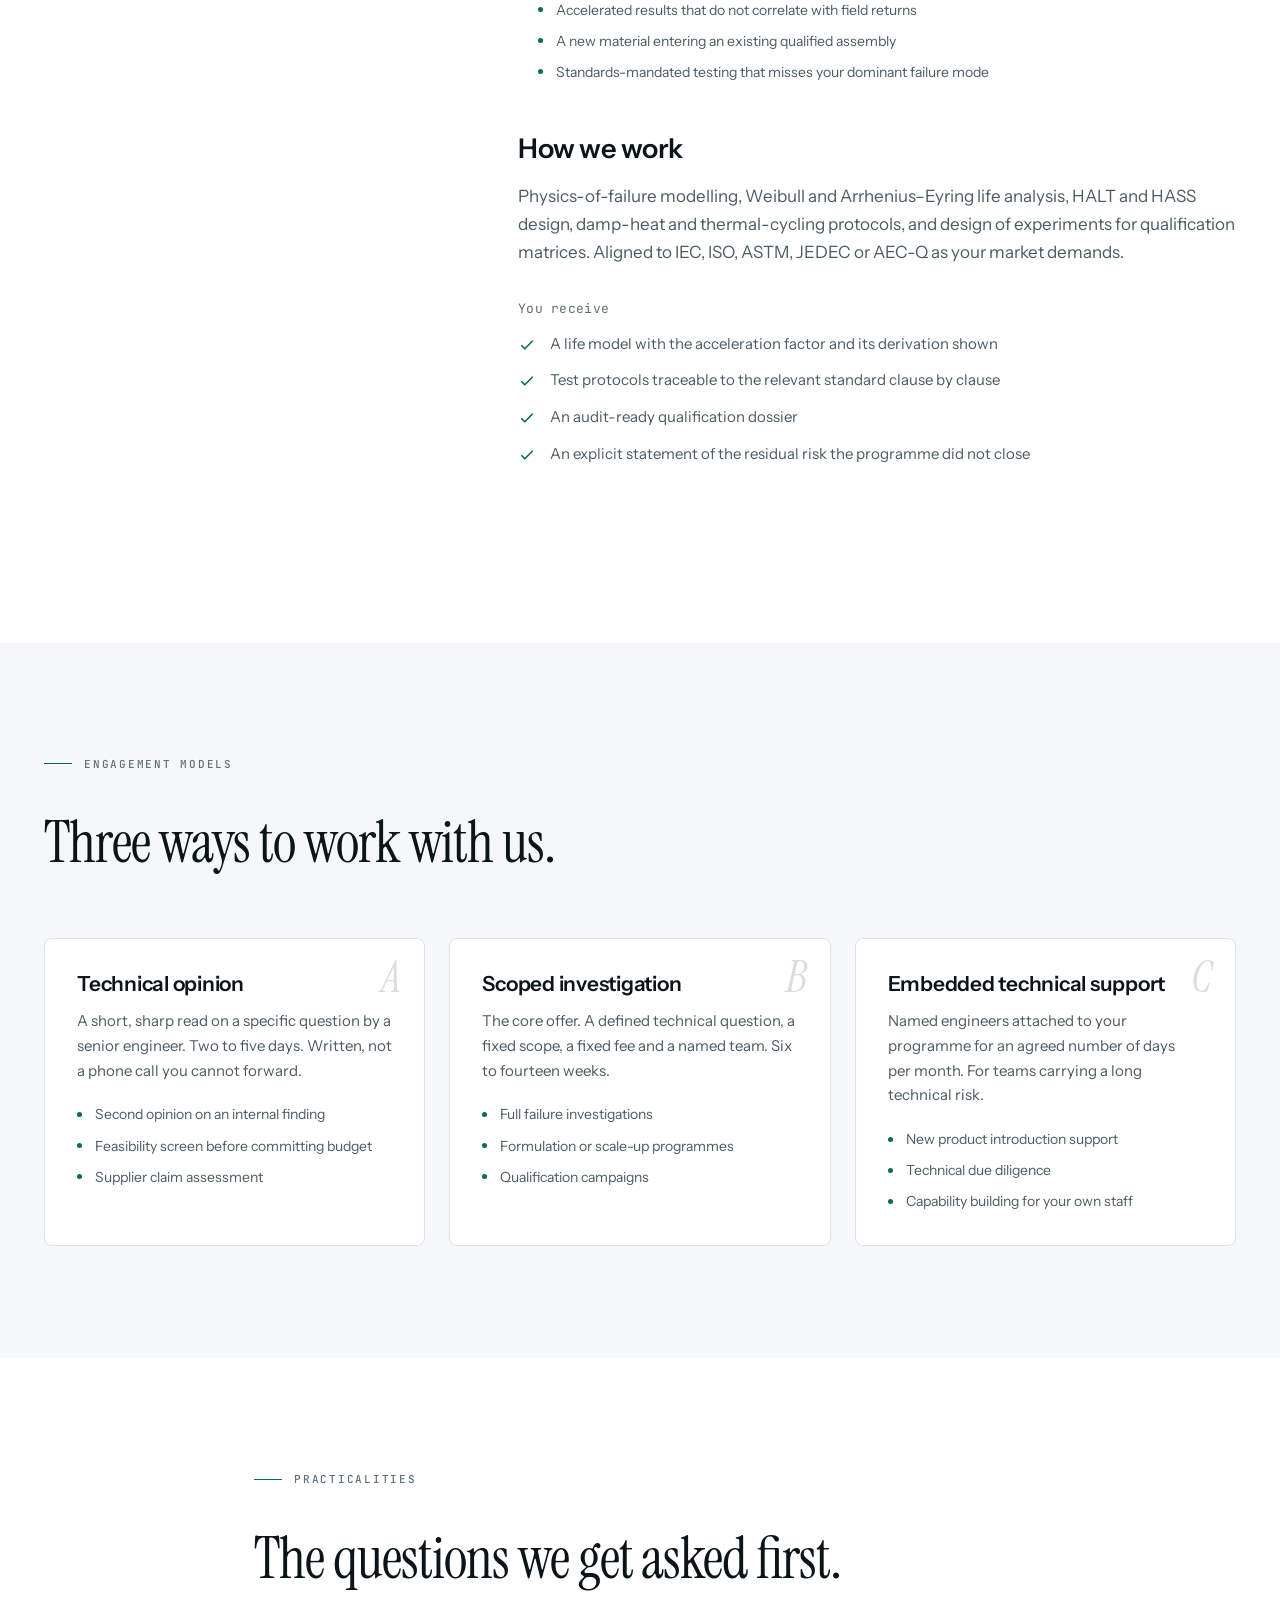
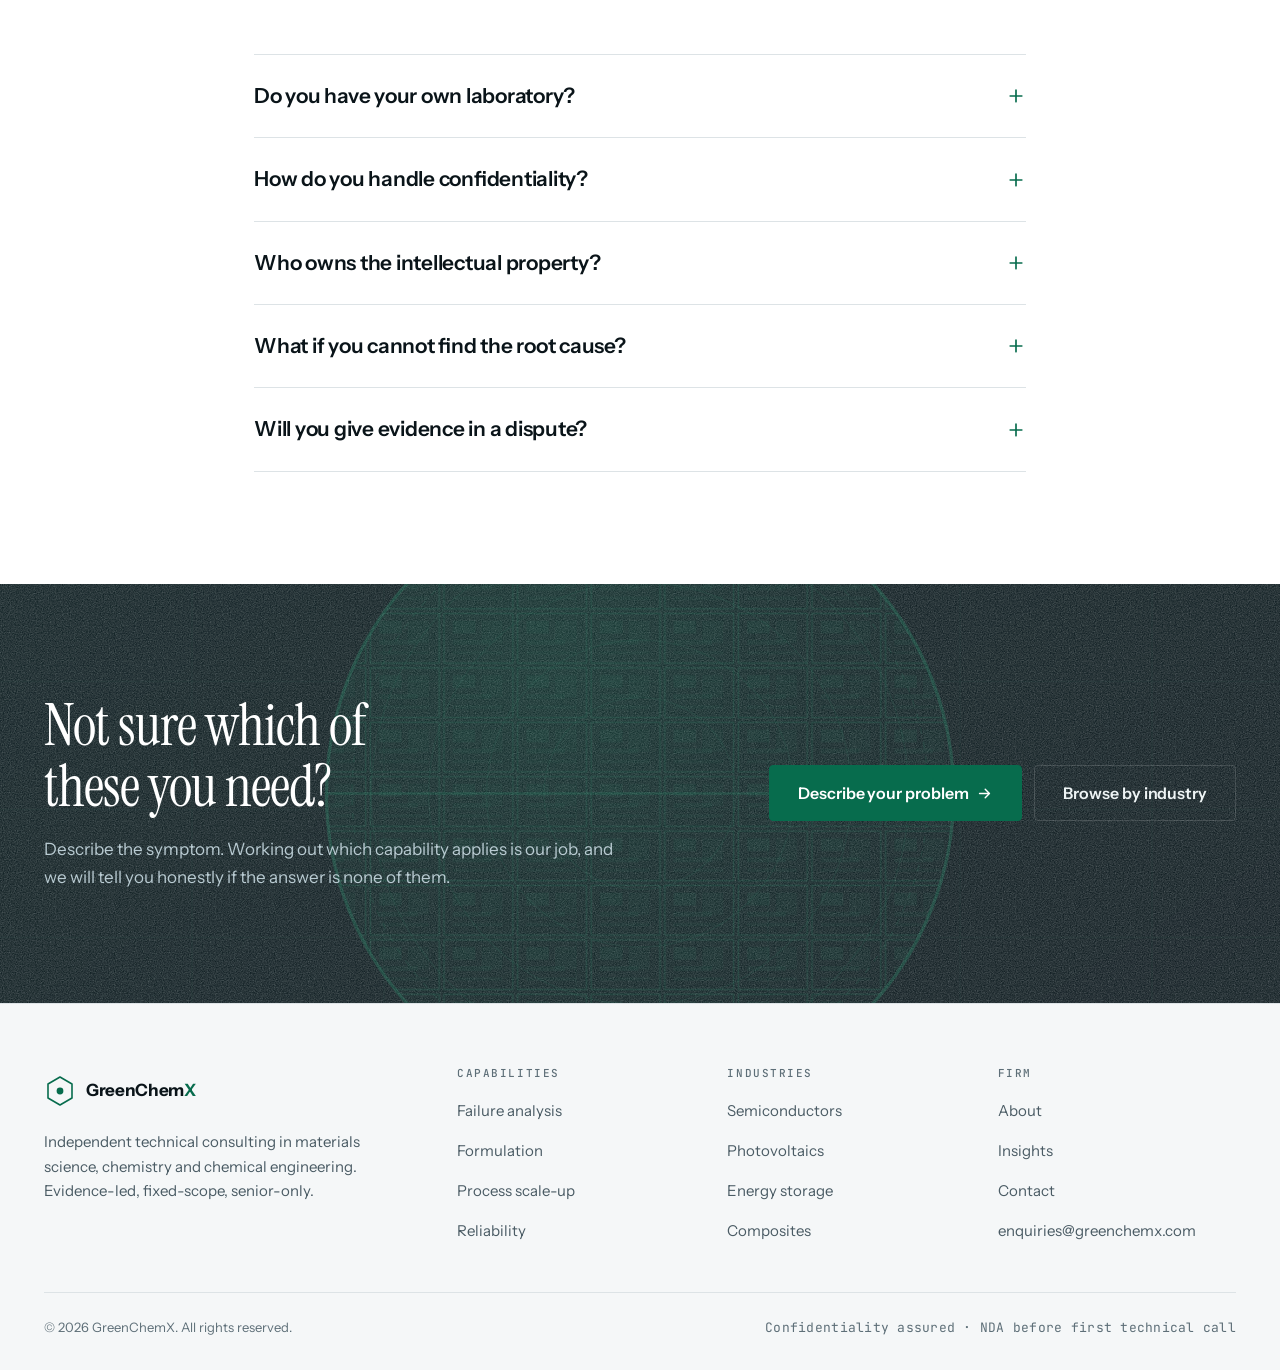
<file: capabilities.html>
<!DOCTYPE html>
<html lang="en" data-theme="light">
<head>
<meta charset="utf-8">
<meta name="viewport" content="width=device-width, initial-scale=1">
<title>Capabilities — Failure Analysis, Formulation, Scale-up &amp; Reliability | GreenChemX</title>
<meta name="description" content="Four technical capabilities: root-cause failure analysis, formulation and materials selection, process scale-up engineering, and reliability and qualification. Methods, instruments and deliverables in detail.">
<meta name="theme-color" content="#071319">
<link rel="canonical" href="https://greenchemx.com/capabilities.html">
<meta property="og:type" content="website">
<meta property="og:title" content="Capabilities | GreenChemX">
<meta property="og:description" content="Root-cause failure analysis, formulation, process scale-up and reliability engineering for advanced materials manufacturers.">

<link rel="preconnect" href="https://fonts.googleapis.com">
<link rel="preconnect" href="https://fonts.gstatic.com" crossorigin>
<link rel="stylesheet" href="assets/css/main.css">
<link rel="icon" href="data:image/svg+xml,%3Csvg xmlns='http://www.w3.org/2000/svg' viewBox='0 0 32 32'%3E%3Crect width='32' height='32' rx='6' fill='%23071319'/%3E%3Cpath d='M16 6 26 12v12l-10 6-10-6V12z' fill='none' stroke='%2334d399' stroke-width='2'/%3E%3Ccircle cx='16' cy='18' r='3' fill='%2334d399'/%3E%3C/svg%3E">

<script>
  (function () {
    document.documentElement.classList.add('has-js');
    try {
      var stored = localStorage.getItem('gcx-theme');
      var theme = stored || (window.matchMedia('(prefers-color-scheme: dark)').matches ? 'dark' : 'light');
      document.documentElement.setAttribute('data-theme', theme);
    } catch (e) {}
  })();
</script>
</head>
<body>

<a class="skip-link" href="#main">Skip to main content</a>

<header class="site-header" data-nav-root>
  <div class="container">
    <nav class="nav" aria-label="Primary">
      <a class="brand" href="index.html">
        <svg class="brand__mark" viewBox="0 0 32 32" fill="none" aria-hidden="true">
          <path d="M16 3 28 10v14L16 31 4 24V10z" stroke="currentColor" stroke-width="1.6" stroke-linejoin="round"/>
          <path d="M16 3v10M28 10l-12 7M4 10l12 7M16 17v14" stroke="currentColor" stroke-width="1.1" stroke-opacity=".45"/>
          <circle cx="16" cy="17" r="3.4" fill="currentColor"/>
        </svg>
        <span class="brand__name">GreenChem<em>X</em></span>
      </a>

      <ul class="nav__links">
        <li><a class="nav__link" href="index.html">Home</a></li>
        <li class="nav__item">
          <button class="nav__link nav__trigger is-current" type="button" data-menu-trigger="capabilities"
                  aria-expanded="false" aria-controls="menu-capabilities">Capabilities <svg class="nav__chev" width="13" height="13" viewBox="0 0 24 24" fill="none" stroke="currentColor" stroke-width="2.4" stroke-linecap="round" stroke-linejoin="round" aria-hidden="true"><path d="m6 9 6 6 6-6"/></svg></button>
        </li>
        <li class="nav__item">
          <button class="nav__link nav__trigger" type="button" data-menu-trigger="industries"
                  aria-expanded="false" aria-controls="menu-industries">Industries <svg class="nav__chev" width="13" height="13" viewBox="0 0 24 24" fill="none" stroke="currentColor" stroke-width="2.4" stroke-linecap="round" stroke-linejoin="round" aria-hidden="true"><path d="m6 9 6 6 6-6"/></svg></button>
        </li>
        <li><a class="nav__link" href="about.html">About</a></li>
        <li><a class="nav__link" href="insights.html">Insights</a></li>
      </ul>

      <div class="nav__actions">
        <button class="icon-btn theme-toggle" type="button" data-theme-toggle aria-pressed="false" aria-label="Switch to dark theme">
          <svg class="icon-sun" width="19" height="19" viewBox="0 0 24 24" fill="none" stroke="currentColor" stroke-width="1.8" stroke-linecap="round" aria-hidden="true">
            <circle cx="12" cy="12" r="4"/><path d="M12 2v2M12 20v2M4.9 4.9l1.4 1.4M17.7 17.7l1.4 1.4M2 12h2M20 12h2M4.9 19.1l1.4-1.4M17.7 6.3l1.4-1.4"/>
          </svg>
          <svg class="icon-moon" width="19" height="19" viewBox="0 0 24 24" fill="none" stroke="currentColor" stroke-width="1.8" stroke-linecap="round" stroke-linejoin="round" aria-hidden="true">
            <path d="M21 12.8A9 9 0 1 1 11.2 3a7 7 0 0 0 9.8 9.8z"/>
          </svg>
        </button>
        <a class="btn btn--primary nav__cta" href="contact.html">Start a conversation</a>
        <button class="icon-btn nav__toggle" type="button" data-nav-open aria-expanded="false" aria-controls="mobile-nav" aria-label="Open menu">
          <svg width="22" height="22" viewBox="0 0 24 24" fill="none" stroke="currentColor" stroke-width="1.8" stroke-linecap="round" aria-hidden="true"><path d="M3 6h18M3 12h18M3 18h18"/></svg>
        </button>
      </div>
    </nav>
  </div>

  <div class="megamenu" id="menu-capabilities" data-menu-panel="capabilities" hidden>
    <div class="container megamenu__inner">
        <div class="megamenu__col">
          <p class="megamenu__label" id="mm-cap">Capabilities</p>
          <ul class="megamenu__list" aria-labelledby="mm-cap">
            <li>
              <a class="mm-item" href="capabilities.html#failure-analysis">
                <span class="mm-item__icon"><svg width="20" height="20" viewBox="0 0 24 24" fill="none" stroke="currentColor" stroke-width="1.6" stroke-linecap="round" stroke-linejoin="round" aria-hidden="true"><circle cx="10.5" cy="10.5" r="6.5"/><path d="m15.5 15.5 5 5"/><path d="M7.5 10.5h6M10.5 7.5v6" stroke-opacity=".5"/></svg></span>
                <span>
                  <span class="mm-item__title">Failure &amp; root-cause analysis</span>
                  <span class="mm-item__desc">Find the mechanism, then prove it</span>
                </span>
              </a>
            </li>
            <li>
              <a class="mm-item" href="capabilities.html#formulation">
                <span class="mm-item__icon"><svg width="20" height="20" viewBox="0 0 24 24" fill="none" stroke="currentColor" stroke-width="1.6" stroke-linecap="round" stroke-linejoin="round" aria-hidden="true"><circle cx="6" cy="7" r="2.4"/><circle cx="18" cy="7" r="2.4"/><circle cx="12" cy="17.5" r="2.4"/><path d="M8.2 8.3 10.5 15.4M15.8 8.3 13.5 15.4M8.4 7h7.2"/></svg></span>
                <span>
                  <span class="mm-item__title">Formulation &amp; materials selection</span>
                  <span class="mm-item__desc">Fewer experiments, better ones</span>
                </span>
              </a>
            </li>
            <li>
              <a class="mm-item" href="capabilities.html#scale-up">
                <span class="mm-item__icon"><svg width="20" height="20" viewBox="0 0 24 24" fill="none" stroke="currentColor" stroke-width="1.6" stroke-linecap="round" stroke-linejoin="round" aria-hidden="true"><path d="M4 19h4v-7H4zM10 19h4V8h-4zM16 19h4V4h-4z"/><path d="M2 21.5h20" stroke-opacity=".5"/></svg></span>
                <span>
                  <span class="mm-item__title">Process &amp; scale-up engineering</span>
                  <span class="mm-item__desc">Close the bench-to-plant gap</span>
                </span>
              </a>
            </li>
            <li>
              <a class="mm-item" href="capabilities.html#reliability">
                <span class="mm-item__icon"><svg width="20" height="20" viewBox="0 0 24 24" fill="none" stroke="currentColor" stroke-width="1.6" stroke-linecap="round" stroke-linejoin="round" aria-hidden="true"><path d="M12 2.5 20.5 6v6.5c0 4.9-3.4 8.3-8.5 9.6-5.1-1.3-8.5-4.7-8.5-9.6V6z"/><path d="m8.6 12 2.4 2.4 4.4-4.6"/></svg></span>
                <span>
                  <span class="mm-item__title">Reliability &amp; qualification</span>
                  <span class="mm-item__desc">Tests that predict something real</span>
                </span>
              </a>
            </li>
          </ul>
        </div>
        <div class="megamenu__col">
          <p class="megamenu__label" id="mm-eng">How we engage</p>
          <ul class="megamenu__list" aria-labelledby="mm-eng">
            <li>
              <a class="mm-item" href="capabilities.html#engagement-models">
                <span class="mm-item__icon"><svg width="20" height="20" viewBox="0 0 24 24" fill="none" stroke="currentColor" stroke-width="1.6" stroke-linecap="round" stroke-linejoin="round" aria-hidden="true"><rect x="3" y="3.5" width="18" height="5" rx="1.4"/><rect x="3" y="11" width="18" height="5" rx="1.4"/><path d="M6.5 19.5h11"/></svg></span>
                <span>
                  <span class="mm-item__title">Engagement models</span>
                  <span class="mm-item__desc">Three ways to work with us</span>
                </span>
              </a>
            </li>
            <li>
              <a class="mm-item" href="capabilities.html#practicalities">
                <span class="mm-item__icon"><svg width="20" height="20" viewBox="0 0 24 24" fill="none" stroke="currentColor" stroke-width="1.6" stroke-linecap="round" stroke-linejoin="round" aria-hidden="true"><circle cx="12" cy="12" r="9.2"/><path d="M9.6 9.4a2.5 2.5 0 1 1 3.4 2.3c-.7.3-1 .9-1 1.7"/><path d="M12 17h.01"/></svg></span>
                <span>
                  <span class="mm-item__title">Practicalities</span>
                  <span class="mm-item__desc">Laboratories, IP, confidentiality</span>
                </span>
              </a>
            </li>
            <li>
              <a class="mm-item" href="about.html#terms">
                <span class="mm-item__icon"><svg width="20" height="20" viewBox="0 0 24 24" fill="none" stroke="currentColor" stroke-width="1.6" stroke-linecap="round" stroke-linejoin="round" aria-hidden="true"><path d="M6 2.5h8l4.5 4.5v14.5H6z"/><path d="M14 2.5V7h4.5" stroke-opacity=".6"/><path d="M9 12h6M9 16h6" stroke-opacity=".6"/></svg></span>
                <span>
                  <span class="mm-item__title">Engagement terms</span>
                  <span class="mm-item__desc">What you can hold us to</span>
                </span>
              </a>
            </li>
          </ul>
        </div>
        <div class="megamenu__promo">
          <h3>Not sure which you need?</h3>
          <p>Describe the symptom. Working out which capability applies is our job, and we will tell you honestly if the answer is none of them.</p>
          <p><a class="link" href="contact.html">Describe your problem
            <svg width="14" height="14" viewBox="0 0 24 24" fill="none" stroke="currentColor" stroke-width="2.2" stroke-linecap="round" stroke-linejoin="round" aria-hidden="true"><path d="M5 12h14M13 6l6 6-6 6"/></svg>
          </a></p>
        </div>
    </div>
  </div>

  <div class="megamenu" id="menu-industries" data-menu-panel="industries" hidden>
    <div class="container megamenu__inner">
        <div class="megamenu__col">
          <p class="megamenu__label" id="mm-ind-0">Electronics &amp; energy</p>
          <ul class="megamenu__list" aria-labelledby="mm-ind-0">
            <li>
              <a class="mm-item" href="industries.html#semiconductors" style="--sector: var(--sig-semi)">
                <span class="mm-item__icon"><svg width="20" height="20" viewBox="0 0 24 24" fill="none" stroke="currentColor" stroke-width="1.6" stroke-linecap="round" stroke-linejoin="round" aria-hidden="true"><rect x="5.5" y="5.5" width="13" height="13" rx="1.6"/><rect x="9.5" y="9.5" width="5" height="5" rx=".8"/><path d="M9 2.5v3M15 2.5v3M9 18.5v3M15 18.5v3M2.5 9h3M2.5 15h3M18.5 9h3M18.5 15h3" stroke-opacity=".65"/></svg></span>
                <span>
                  <span class="mm-item__title">Semiconductors</span>
                  <span class="mm-item__desc">Yield, thin films, packaging stress</span>
                </span>
              </a>
            </li>
            <li>
              <a class="mm-item" href="industries.html#photovoltaics" style="--sector: var(--sig-solar)">
                <span class="mm-item__icon"><svg width="20" height="20" viewBox="0 0 24 24" fill="none" stroke="currentColor" stroke-width="1.6" stroke-linecap="round" stroke-linejoin="round" aria-hidden="true"><path d="M3.5 14.5h17l-2-8.5h-13z"/><path d="M12 6v8.5M8.4 6 7.2 14.5M15.6 6l1.2 8.5M4.6 10.2h14.8" stroke-opacity=".6"/><path d="M12 14.5v6M9 20.5h6"/></svg></span>
                <span>
                  <span class="mm-item__title">Solar &amp; photovoltaics</span>
                  <span class="mm-item__desc">Degradation, encapsulants, PID</span>
                </span>
              </a>
            </li>
          </ul>
        </div>
        <div class="megamenu__col">
          <p class="megamenu__label" id="mm-ind-1">Storage &amp; chemistry</p>
          <ul class="megamenu__list" aria-labelledby="mm-ind-1">
            <li>
              <a class="mm-item" href="industries.html#batteries" style="--sector: var(--sig-batt)">
                <span class="mm-item__icon"><svg width="20" height="20" viewBox="0 0 24 24" fill="none" stroke="currentColor" stroke-width="1.6" stroke-linecap="round" stroke-linejoin="round" aria-hidden="true"><rect x="2.5" y="7" width="16.5" height="10" rx="2"/><path d="M21.8 10.2v3.6"/><path d="M11.4 9.4 8.8 12.6h3.4l-2.4 3.2"/></svg></span>
                <span>
                  <span class="mm-item__title">Batteries &amp; energy storage</span>
                  <span class="mm-item__desc">Capacity fade, coating, safety</span>
                </span>
              </a>
            </li>
            <li>
              <a class="mm-item" href="industries.html#chemicals" style="--sector: var(--sig-chem)">
                <span class="mm-item__icon"><svg width="20" height="20" viewBox="0 0 24 24" fill="none" stroke="currentColor" stroke-width="1.6" stroke-linecap="round" stroke-linejoin="round" aria-hidden="true"><path d="M9.2 2.8h5.6"/><path d="M10.2 2.8v6.4L5 18a2 2 0 0 0 1.7 3h10.6a2 2 0 0 0 1.7-3l-5.2-8.8V2.8"/><path d="M7.6 15.2h8.8" stroke-opacity=".6"/></svg></span>
                <span>
                  <span class="mm-item__title">Specialty chemicals</span>
                  <span class="mm-item__desc">Impurities, scale-up, crystallisation</span>
                </span>
              </a>
            </li>
          </ul>
        </div>
        <div class="megamenu__col">
          <p class="megamenu__label" id="mm-ind-2">Interfaces &amp; structures</p>
          <ul class="megamenu__list" aria-labelledby="mm-ind-2">
            <li>
              <a class="mm-item" href="industries.html#adhesives" style="--sector: var(--sig-adhesive)">
                <span class="mm-item__icon"><svg width="20" height="20" viewBox="0 0 24 24" fill="none" stroke="currentColor" stroke-width="1.6" stroke-linecap="round" stroke-linejoin="round" aria-hidden="true"><rect x="3" y="3.5" width="18" height="3.6" rx="1"/><rect x="3" y="16.9" width="18" height="3.6" rx="1"/><path d="M12 7.1c-1.9 2-2.9 3.2-2.9 4.6a2.9 2.9 0 0 0 5.8 0c0-1.4-1-2.6-2.9-4.6z"/></svg></span>
                <span>
                  <span class="mm-item__title">Adhesives &amp; coatings</span>
                  <span class="mm-item__desc">Surface prep, cure, durability</span>
                </span>
              </a>
            </li>
            <li>
              <a class="mm-item" href="industries.html#composites" style="--sector: var(--sig-composite)">
                <span class="mm-item__icon"><svg width="20" height="20" viewBox="0 0 24 24" fill="none" stroke="currentColor" stroke-width="1.6" stroke-linecap="round" stroke-linejoin="round" aria-hidden="true"><path d="M12 2.8 2.5 7.4 12 12l9.5-4.6z"/><path d="M2.5 12 12 16.6 21.5 12" stroke-opacity=".7"/><path d="M2.5 16.6 12 21.2l9.5-4.6" stroke-opacity=".45"/></svg></span>
                <span>
                  <span class="mm-item__title">Composites</span>
                  <span class="mm-item__desc">Porosity, cure cycle, joints</span>
                </span>
              </a>
            </li>
          </ul>
        </div>
    </div>
  </div>
</header>

<div class="mobile-nav" id="mobile-nav" aria-hidden="true">
  <div class="mobile-nav__head">
    <span class="brand">
        <svg class="brand__mark" viewBox="0 0 32 32" fill="none" aria-hidden="true">
          <path d="M16 3 28 10v14L16 31 4 24V10z" stroke="currentColor" stroke-width="1.6" stroke-linejoin="round"/>
          <circle cx="16" cy="17" r="3.4" fill="currentColor"/>
        </svg>
        <span class="brand__name">GreenChem<em>X</em></span>
    </span>
    <button class="icon-btn" type="button" data-nav-close aria-label="Close menu">
      <svg width="22" height="22" viewBox="0 0 24 24" fill="none" stroke="currentColor" stroke-width="1.8" stroke-linecap="round" aria-hidden="true"><path d="M18 6 6 18M6 6l12 12"/></svg>
    </button>
  </div>

  <nav aria-label="Mobile">
    <a class="mobile-nav__link" href="index.html">Home</a>
    <details class="mobile-nav__group" open>
      <summary class="mobile-nav__link">Capabilities <svg class="mobile-nav__chev" width="20" height="20" viewBox="0 0 24 24" fill="none" stroke="currentColor" stroke-width="2" stroke-linecap="round" stroke-linejoin="round" aria-hidden="true"><path d="m6 9 6 6 6-6"/></svg></summary>
      <ul class="mobile-nav__sub">
        <li><a href="capabilities.html#failure-analysis"><svg width="20" height="20" viewBox="0 0 24 24" fill="none" stroke="currentColor" stroke-width="1.6" stroke-linecap="round" stroke-linejoin="round" aria-hidden="true"><circle cx="10.5" cy="10.5" r="6.5"/><path d="m15.5 15.5 5 5"/><path d="M7.5 10.5h6M10.5 7.5v6" stroke-opacity=".5"/></svg><span>Failure &amp; root-cause analysis</span></a></li>
        <li><a href="capabilities.html#formulation"><svg width="20" height="20" viewBox="0 0 24 24" fill="none" stroke="currentColor" stroke-width="1.6" stroke-linecap="round" stroke-linejoin="round" aria-hidden="true"><circle cx="6" cy="7" r="2.4"/><circle cx="18" cy="7" r="2.4"/><circle cx="12" cy="17.5" r="2.4"/><path d="M8.2 8.3 10.5 15.4M15.8 8.3 13.5 15.4M8.4 7h7.2"/></svg><span>Formulation &amp; materials selection</span></a></li>
        <li><a href="capabilities.html#scale-up"><svg width="20" height="20" viewBox="0 0 24 24" fill="none" stroke="currentColor" stroke-width="1.6" stroke-linecap="round" stroke-linejoin="round" aria-hidden="true"><path d="M4 19h4v-7H4zM10 19h4V8h-4zM16 19h4V4h-4z"/><path d="M2 21.5h20" stroke-opacity=".5"/></svg><span>Process &amp; scale-up engineering</span></a></li>
        <li><a href="capabilities.html#reliability"><svg width="20" height="20" viewBox="0 0 24 24" fill="none" stroke="currentColor" stroke-width="1.6" stroke-linecap="round" stroke-linejoin="round" aria-hidden="true"><path d="M12 2.5 20.5 6v6.5c0 4.9-3.4 8.3-8.5 9.6-5.1-1.3-8.5-4.7-8.5-9.6V6z"/><path d="m8.6 12 2.4 2.4 4.4-4.6"/></svg><span>Reliability &amp; qualification</span></a></li>
        <li><a href="capabilities.html#engagement-models"><svg width="20" height="20" viewBox="0 0 24 24" fill="none" stroke="currentColor" stroke-width="1.6" stroke-linecap="round" stroke-linejoin="round" aria-hidden="true"><rect x="3" y="3.5" width="18" height="5" rx="1.4"/><rect x="3" y="11" width="18" height="5" rx="1.4"/><path d="M6.5 19.5h11"/></svg><span>Engagement models</span></a></li>
        <li><a href="capabilities.html#practicalities"><svg width="20" height="20" viewBox="0 0 24 24" fill="none" stroke="currentColor" stroke-width="1.6" stroke-linecap="round" stroke-linejoin="round" aria-hidden="true"><circle cx="12" cy="12" r="9.2"/><path d="M9.6 9.4a2.5 2.5 0 1 1 3.4 2.3c-.7.3-1 .9-1 1.7"/><path d="M12 17h.01"/></svg><span>Practicalities</span></a></li>
        <li><a href="about.html#terms"><svg width="20" height="20" viewBox="0 0 24 24" fill="none" stroke="currentColor" stroke-width="1.6" stroke-linecap="round" stroke-linejoin="round" aria-hidden="true"><path d="M6 2.5h8l4.5 4.5v14.5H6z"/><path d="M14 2.5V7h4.5" stroke-opacity=".6"/><path d="M9 12h6M9 16h6" stroke-opacity=".6"/></svg><span>Engagement terms</span></a></li>
      </ul>
    </details>
    <details class="mobile-nav__group">
      <summary class="mobile-nav__link">Industries <svg class="mobile-nav__chev" width="20" height="20" viewBox="0 0 24 24" fill="none" stroke="currentColor" stroke-width="2" stroke-linecap="round" stroke-linejoin="round" aria-hidden="true"><path d="m6 9 6 6 6-6"/></svg></summary>
      <ul class="mobile-nav__sub">
        <li><a href="industries.html#semiconductors" style="--sector: var(--sig-semi)"><svg width="20" height="20" viewBox="0 0 24 24" fill="none" stroke="currentColor" stroke-width="1.6" stroke-linecap="round" stroke-linejoin="round" aria-hidden="true"><rect x="5.5" y="5.5" width="13" height="13" rx="1.6"/><rect x="9.5" y="9.5" width="5" height="5" rx=".8"/><path d="M9 2.5v3M15 2.5v3M9 18.5v3M15 18.5v3M2.5 9h3M2.5 15h3M18.5 9h3M18.5 15h3" stroke-opacity=".65"/></svg><span>Semiconductors</span></a></li>
        <li><a href="industries.html#photovoltaics" style="--sector: var(--sig-solar)"><svg width="20" height="20" viewBox="0 0 24 24" fill="none" stroke="currentColor" stroke-width="1.6" stroke-linecap="round" stroke-linejoin="round" aria-hidden="true"><path d="M3.5 14.5h17l-2-8.5h-13z"/><path d="M12 6v8.5M8.4 6 7.2 14.5M15.6 6l1.2 8.5M4.6 10.2h14.8" stroke-opacity=".6"/><path d="M12 14.5v6M9 20.5h6"/></svg><span>Solar &amp; photovoltaics</span></a></li>
        <li><a href="industries.html#batteries" style="--sector: var(--sig-batt)"><svg width="20" height="20" viewBox="0 0 24 24" fill="none" stroke="currentColor" stroke-width="1.6" stroke-linecap="round" stroke-linejoin="round" aria-hidden="true"><rect x="2.5" y="7" width="16.5" height="10" rx="2"/><path d="M21.8 10.2v3.6"/><path d="M11.4 9.4 8.8 12.6h3.4l-2.4 3.2"/></svg><span>Batteries &amp; energy storage</span></a></li>
        <li><a href="industries.html#chemicals" style="--sector: var(--sig-chem)"><svg width="20" height="20" viewBox="0 0 24 24" fill="none" stroke="currentColor" stroke-width="1.6" stroke-linecap="round" stroke-linejoin="round" aria-hidden="true"><path d="M9.2 2.8h5.6"/><path d="M10.2 2.8v6.4L5 18a2 2 0 0 0 1.7 3h10.6a2 2 0 0 0 1.7-3l-5.2-8.8V2.8"/><path d="M7.6 15.2h8.8" stroke-opacity=".6"/></svg><span>Specialty chemicals</span></a></li>
        <li><a href="industries.html#adhesives" style="--sector: var(--sig-adhesive)"><svg width="20" height="20" viewBox="0 0 24 24" fill="none" stroke="currentColor" stroke-width="1.6" stroke-linecap="round" stroke-linejoin="round" aria-hidden="true"><rect x="3" y="3.5" width="18" height="3.6" rx="1"/><rect x="3" y="16.9" width="18" height="3.6" rx="1"/><path d="M12 7.1c-1.9 2-2.9 3.2-2.9 4.6a2.9 2.9 0 0 0 5.8 0c0-1.4-1-2.6-2.9-4.6z"/></svg><span>Adhesives &amp; coatings</span></a></li>
        <li><a href="industries.html#composites" style="--sector: var(--sig-composite)"><svg width="20" height="20" viewBox="0 0 24 24" fill="none" stroke="currentColor" stroke-width="1.6" stroke-linecap="round" stroke-linejoin="round" aria-hidden="true"><path d="M12 2.8 2.5 7.4 12 12l9.5-4.6z"/><path d="M2.5 12 12 16.6 21.5 12" stroke-opacity=".7"/><path d="M2.5 16.6 12 21.2l9.5-4.6" stroke-opacity=".45"/></svg><span>Composites</span></a></li>
      </ul>
    </details>
    <a class="mobile-nav__link" href="about.html">About</a>
    <a class="mobile-nav__link" href="insights.html">Insights</a>
  </nav>

  <a class="btn btn--primary btn--lg" href="contact.html">Start a conversation</a>
  <p class="mobile-nav__meta">A senior engineer replies within two working days.</p>
</div>

<main id="main">

  <div class="page-head">
    <div class="container">
      <ol class="breadcrumbs">
        <li><a href="index.html">Home</a></li>
        <li>Capabilities</li>
      </ol>
      <h1>What we are actually good at.</h1>
      <p class="lede">
        Four capabilities, deliberately narrow. We do not do market studies, strategy
        decks or organisational design. We do technical work on materials, and we
        turn it into evidence you can act on.
      </p>
    </div>
  </div>

  <section class="section">
    <div class="container">

      <!-- ============================== 01 ============================== -->
      <article class="detail" id="failure-analysis">
        <div class="detail__aside" data-reveal>
          <div class="detail__figure">
            <span class="art art--characterisation" role="img" aria-label="Electron diffraction pattern, indexed X-ray diffraction spectrum and differential scanning calorimetry trace."></span>
          </div>
          <p class="mono subtle">01 &#183; ROOT CAUSE</p>
        </div>

        <div class="stack stack--lg" data-reveal>
          <div>
            <p class="eyebrow">Failure &amp; root-cause analysis</p>
            <h2>Find the mechanism. Then prove it.</h2>
          </div>
          <p class="lede">
            A failure investigation is only finished when someone else can reproduce
            the failure on demand. Until then you have a theory.
          </p>
          <div class="prose">
            <p class="muted">
              We are usually the second or third team to look at a problem. By the
              time we arrive the easy explanations have been tried, the obvious
              process variables have been checked, and there is a customer waiting.
              Our first job is to widen the hypothesis set back out &mdash; including
              the possibilities your team has already dismissed &mdash; and our
              second is to design measurements that can kill most of them quickly.
            </p>
            <h3>Typical problems</h3>
            <ul class="card__list">
              <li>Field returns with no reproducible bench failure</li>
              <li>Yield excursions that began after an unrelated change</li>
              <li>Delamination, cracking, corrosion and interfacial failure</li>
              <li>Contamination of unknown origin</li>
              <li>Batch-to-batch variation nobody can trace to a variable</li>
            </ul>
            <h3>Methods we draw on</h3>
            <p class="muted">
              SEM&ndash;EDS, FIB cross-sectioning, TEM, XPS and ToF-SIMS for surfaces and
              interfaces; XRD for phase and texture; FTIR, Raman, GC&ndash;MS and
              LC&ndash;MS for chemistry; DSC, TGA and DMA for thermal and mechanical
              transitions; CT and acoustic microscopy for internal defects. We
              commission work through accredited laboratories and supervise the
              sample preparation ourselves, because that is where most investigations
              are quietly ruined.
            </p>
          </div>
          <div>
            <p class="mono subtle">You receive</p>
            <ul class="deliverables">
              <li><svg width="18" height="18" viewBox="0 0 24 24" fill="none" stroke="currentColor" stroke-width="2.2" stroke-linecap="round" stroke-linejoin="round" aria-hidden="true"><path d="m5 13 4 4L19 7"/></svg><span>A written mechanism with the supporting and contradicting evidence set out separately</span></li>
              <li><svg width="18" height="18" viewBox="0 0 24 24" fill="none" stroke="currentColor" stroke-width="2.2" stroke-linecap="round" stroke-linejoin="round" aria-hidden="true"><path d="m5 13 4 4L19 7"/></svg><span>A reproduction protocol so your team can trigger the failure deliberately</span></li>
              <li><svg width="18" height="18" viewBox="0 0 24 24" fill="none" stroke="currentColor" stroke-width="2.2" stroke-linecap="round" stroke-linejoin="round" aria-hidden="true"><path d="m5 13 4 4L19 7"/></svg><span>Corrective actions ranked by effect size, cost and time to implement</span></li>
              <li><svg width="18" height="18" viewBox="0 0 24 24" fill="none" stroke="currentColor" stroke-width="2.2" stroke-linecap="round" stroke-linejoin="round" aria-hidden="true"><path d="m5 13 4 4L19 7"/></svg><span>All raw data, micrographs and laboratory reports, unredacted</span></li>
            </ul>
          </div>
        </div>
      </article>

      <!-- ============================== 02 ============================== -->
      <article class="detail" id="formulation">
        <div class="detail__aside" data-reveal>
          <div class="detail__figure" style="--sector: var(--sig-chem)">
            <span class="art art--chemicals" role="img" aria-label="Process flow diagram with stirred reactor, heat exchanger, distillation column and an aromatic molecular skeleton."></span>
          </div>
          <p class="mono subtle">02 &#183; FORMULATION</p>
        </div>

        <div class="stack stack--lg" data-reveal>
          <div>
            <p class="eyebrow">Formulation &amp; materials selection</p>
            <h2>Fewer experiments. Better ones.</h2>
          </div>
          <p class="lede">
            Most formulation programmes fail not from lack of effort but from running
            one-factor-at-a-time trials against a system with strong interactions.
          </p>
          <div class="prose">
            <p class="muted">
              We design experimental programmes that actually resolve the response
              surface: screening designs to find which of your twelve candidate
              variables matter, then response-surface or mixture designs to optimise
              the three or four that do. Where a regulatory change or a supplier exit
              has forced your hand, we work the substitution problem systematically
              rather than by trial and error.
            </p>
            <h3>Typical problems</h3>
            <ul class="card__list">
              <li>A property target that will not move despite months of trials</li>
              <li>REACH, RoHS, PFAS or biocide restrictions forcing reformulation</li>
              <li>A sole-source raw material being discontinued</li>
              <li>Cost-down without a measurable performance loss</li>
              <li>Bio-based or recycled feedstock substitution</li>
            </ul>
            <h3>How we work</h3>
            <p class="muted">
              Statistically designed experiments, executed either in your laboratory
              with your staff or through partner facilities. We build the model, we
              show you the confidence intervals, and we are explicit about where the
              design cannot tell you anything &mdash; which is usually the most useful
              part of the report.
            </p>
          </div>
          <div>
            <p class="mono subtle">You receive</p>
            <ul class="deliverables">
              <li><svg width="18" height="18" viewBox="0 0 24 24" fill="none" stroke="currentColor" stroke-width="2.2" stroke-linecap="round" stroke-linejoin="round" aria-hidden="true"><path d="m5 13 4 4L19 7"/></svg><span>An executable experimental design with run order and sample sizes</span></li>
              <li><svg width="18" height="18" viewBox="0 0 24 24" fill="none" stroke="currentColor" stroke-width="2.2" stroke-linecap="round" stroke-linejoin="round" aria-hidden="true"><path d="m5 13 4 4L19 7"/></svg><span>A fitted model with the operating window and its uncertainty stated</span></li>
              <li><svg width="18" height="18" viewBox="0 0 24 24" fill="none" stroke="currentColor" stroke-width="2.2" stroke-linecap="round" stroke-linejoin="round" aria-hidden="true"><path d="m5 13 4 4L19 7"/></svg><span>Qualified alternative raw materials with a comparison matrix</span></li>
              <li><svg width="18" height="18" viewBox="0 0 24 24" fill="none" stroke="currentColor" stroke-width="2.2" stroke-linecap="round" stroke-linejoin="round" aria-hidden="true"><path d="m5 13 4 4L19 7"/></svg><span>Formulation records in a form your own team can maintain</span></li>
            </ul>
          </div>
        </div>
      </article>

      <!-- ============================== 03 ============================== -->
      <article class="detail" id="scale-up">
        <div class="detail__aside" data-reveal>
          <div class="detail__figure" style="--sector: var(--sig-batt)">
            <span class="art art--batteries" role="img" aria-label="Electrode coating stack with current collectors, active-material particles and a cycle-life voltage profile."></span>
          </div>
          <p class="mono subtle">03 &#183; SCALE-UP</p>
        </div>

        <div class="stack stack--lg" data-reveal>
          <div>
            <p class="eyebrow">Process &amp; scale-up engineering</p>
            <h2>The chemistry did not change. <span class="emph">Everything else did.</span></h2>
          </div>
          <p class="lede">
            Between a 200&#160;mL flask and a 2&#160;m&#179; reactor, mixing time,
            heat removal, shear history and surface-to-volume ratio all move by
            orders of magnitude. The reaction notices.
          </p>
          <div class="prose">
            <p class="muted">
              We work the transport problem explicitly rather than hoping geometric
              similarity will carry the process across. That means characterising the
              rate-limiting step at bench scale, identifying which dimensionless group
              actually needs to be held constant, and designing the pilot trial to
              test that specific assumption before capital is committed.
            </p>
            <h3>Typical problems</h3>
            <ul class="card__list">
              <li>Yield or selectivity collapsing on transfer to pilot or plant</li>
              <li>Exotherms that were invisible at bench scale</li>
              <li>Coating, drying or curing defects appearing only at line speed</li>
              <li>Particle size, morphology or dispersion drifting with batch size</li>
              <li>A technology transfer package a receiving site cannot execute</li>
            </ul>
            <h3>How we work</h3>
            <p class="muted">
              Reaction calorimetry and kinetic modelling; mixing and residence-time
              analysis; heat and mass transfer calculations, with CFD where the
              geometry genuinely warrants it. We attend the pilot trials. Scale-up
              problems are not solved from a desk.
            </p>
          </div>
          <div>
            <p class="mono subtle">You receive</p>
            <ul class="deliverables">
              <li><svg width="18" height="18" viewBox="0 0 24 24" fill="none" stroke="currentColor" stroke-width="2.2" stroke-linecap="round" stroke-linejoin="round" aria-hidden="true"><path d="m5 13 4 4L19 7"/></svg><span>A scale-up basis stating which parameters are held constant and why</span></li>
              <li><svg width="18" height="18" viewBox="0 0 24 24" fill="none" stroke="currentColor" stroke-width="2.2" stroke-linecap="round" stroke-linejoin="round" aria-hidden="true"><path d="m5 13 4 4L19 7"/></svg><span>Pilot trial protocols with defined success and abort criteria</span></li>
              <li><svg width="18" height="18" viewBox="0 0 24 24" fill="none" stroke="currentColor" stroke-width="2.2" stroke-linecap="round" stroke-linejoin="round" aria-hidden="true"><path d="m5 13 4 4L19 7"/></svg><span>A thermal safety assessment where the chemistry requires one</span></li>
              <li><svg width="18" height="18" viewBox="0 0 24 24" fill="none" stroke="currentColor" stroke-width="2.2" stroke-linecap="round" stroke-linejoin="round" aria-hidden="true"><path d="m5 13 4 4L19 7"/></svg><span>A technology transfer package written for the receiving site's equipment</span></li>
            </ul>
          </div>
        </div>
      </article>

      <!-- ============================== 04 ============================== -->
      <article class="detail" id="reliability">
        <div class="detail__aside" data-reveal>
          <div class="detail__figure" style="--sector: var(--sig-composite)">
            <span class="art art--reliability" role="img" aria-label="Weibull probability plot, Arrhenius life-stress acceleration line and a fault tree diagram."></span>
          </div>
          <p class="mono subtle">04 &#183; RELIABILITY</p>
        </div>

        <div class="stack stack--lg" data-reveal>
          <div>
            <p class="eyebrow">Reliability &amp; qualification</p>
            <h2>A test that predicts something real.</h2>
          </div>
          <p class="lede">
            An accelerated test is only meaningful if it drives the same failure
            mechanism as the field. A great many of them do not.
          </p>
          <div class="prose">
            <p class="muted">
              The common failure is an acceleration factor calculated from an
              activation energy that was never measured for this material, in this
              configuration. We start from the mechanism, establish the life&ndash;stress
              relationship experimentally, and only then design the accelerated test.
              Where the mechanism changes at the stress level you were planning to use,
              we say so &mdash; and the test gets redesigned rather than quietly
              producing a reassuring number.
            </p>
            <h3>Typical problems</h3>
            <ul class="card__list">
              <li>A warranty period far longer than any test that supports it</li>
              <li>Qualification evidence rejected in a customer audit</li>
              <li>Accelerated results that do not correlate with field returns</li>
              <li>A new material entering an existing qualified assembly</li>
              <li>Standards-mandated testing that misses your dominant failure mode</li>
            </ul>
            <h3>How we work</h3>
            <p class="muted">
              Physics-of-failure modelling, Weibull and Arrhenius&ndash;Eyring life
              analysis, HALT and HASS design, damp-heat and thermal-cycling protocols,
              and design of experiments for qualification matrices. Aligned to
              IEC, ISO, ASTM, JEDEC or AEC-Q as your market demands.
            </p>
          </div>
          <div>
            <p class="mono subtle">You receive</p>
            <ul class="deliverables">
              <li><svg width="18" height="18" viewBox="0 0 24 24" fill="none" stroke="currentColor" stroke-width="2.2" stroke-linecap="round" stroke-linejoin="round" aria-hidden="true"><path d="m5 13 4 4L19 7"/></svg><span>A life model with the acceleration factor and its derivation shown</span></li>
              <li><svg width="18" height="18" viewBox="0 0 24 24" fill="none" stroke="currentColor" stroke-width="2.2" stroke-linecap="round" stroke-linejoin="round" aria-hidden="true"><path d="m5 13 4 4L19 7"/></svg><span>Test protocols traceable to the relevant standard clause by clause</span></li>
              <li><svg width="18" height="18" viewBox="0 0 24 24" fill="none" stroke="currentColor" stroke-width="2.2" stroke-linecap="round" stroke-linejoin="round" aria-hidden="true"><path d="m5 13 4 4L19 7"/></svg><span>An audit-ready qualification dossier</span></li>
              <li><svg width="18" height="18" viewBox="0 0 24 24" fill="none" stroke="currentColor" stroke-width="2.2" stroke-linecap="round" stroke-linejoin="round" aria-hidden="true"><path d="m5 13 4 4L19 7"/></svg><span>An explicit statement of the residual risk the programme did not close</span></li>
            </ul>
          </div>
        </div>
      </article>

    </div>
  </section>

  <!-- ===================================================================== -->
  <!-- Engagement models                                                     -->
  <!-- ===================================================================== -->
  <section class="section section--subtle" id="engagement-models">
    <div class="container">
      <div class="section-head" data-reveal>
        <p class="eyebrow">Engagement models</p>
        <h2>Three ways to work with us.</h2>
      </div>

      <div class="grid grid--3" data-reveal-group>
        <article class="card" data-reveal>
          <span class="card__index" aria-hidden="true">A</span>
          <h3>Technical opinion</h3>
          <p>
            A short, sharp read on a specific question by a senior engineer. Two to five
            days. Written, not a phone call you cannot forward.
          </p>
          <ul class="card__list">
            <li>Second opinion on an internal finding</li>
            <li>Feasibility screen before committing budget</li>
            <li>Supplier claim assessment</li>
          </ul>
        </article>

        <article class="card" data-reveal>
          <span class="card__index" aria-hidden="true">B</span>
          <h3>Scoped investigation</h3>
          <p>
            The core offer. A defined technical question, a fixed scope, a fixed fee and
            a named team. Six to fourteen weeks.
          </p>
          <ul class="card__list">
            <li>Full failure investigations</li>
            <li>Formulation or scale-up programmes</li>
            <li>Qualification campaigns</li>
          </ul>
        </article>

        <article class="card" data-reveal>
          <span class="card__index" aria-hidden="true">C</span>
          <h3>Embedded technical support</h3>
          <p>
            Named engineers attached to your programme for an agreed number of days per
            month. For teams carrying a long technical risk.
          </p>
          <ul class="card__list">
            <li>New product introduction support</li>
            <li>Technical due diligence</li>
            <li>Capability building for your own staff</li>
          </ul>
        </article>
      </div>
    </div>
  </section>

  <!-- ===================================================================== -->
  <!-- FAQ                                                                   -->
  <!-- ===================================================================== -->
  <section class="section" id="practicalities">
    <div class="container container--narrow">
      <div class="section-head" data-reveal>
        <p class="eyebrow">Practicalities</p>
        <h2>The questions we get asked first.</h2>
      </div>

      <div class="accordion" data-reveal>
        <details>
          <summary>
            Do you have your own laboratory?
            <svg width="20" height="20" viewBox="0 0 24 24" fill="none" stroke="currentColor" stroke-width="2" stroke-linecap="round" aria-hidden="true"><path d="M12 5v14M5 12h14"/></svg>
          </summary>
          <div class="accordion__body">
            <p>
              No, and that is deliberate. A consultancy that owns instruments has an
              incentive to recommend the measurements those instruments can make. We
              specify the analysis and commission it from accredited laboratories
              chosen for the problem, then supervise sample preparation and interpret
              the results.
            </p>
            <p>
              Where you have capable instruments in-house, we will use yours &mdash;
              it is faster and cheaper, and your team learns the method.
            </p>
          </div>
        </details>

        <details>
          <summary>
            How do you handle confidentiality?
            <svg width="20" height="20" viewBox="0 0 24 24" fill="none" stroke="currentColor" stroke-width="2" stroke-linecap="round" aria-hidden="true"><path d="M12 5v14M5 12h14"/></svg>
          </summary>
          <div class="accordion__body">
            <p>
              A mutual NDA is signed before the first technical call, not before the
              proposal. We will not discuss the substance of your problem until it is
              in place. We do not name clients in marketing material without written
              permission, which is why the references on this site are anonymised.
            </p>
            <p>
              We also screen for conflicts before accepting work and will decline an
              engagement rather than take on two competing clients in the same narrow
              technical area.
            </p>
          </div>
        </details>

        <details>
          <summary>
            Who owns the intellectual property?
            <svg width="20" height="20" viewBox="0 0 24 24" fill="none" stroke="currentColor" stroke-width="2" stroke-linecap="round" aria-hidden="true"><path d="M12 5v14M5 12h14"/></svg>
          </summary>
          <div class="accordion__body">
            <p>
              You do. Foreground IP arising from a client engagement is assigned to the
              client as standard. We retain only our pre-existing methods and general
              know-how, which we could not un-learn in any case. This is in our standard
              terms and we do not negotiate it downward.
            </p>
          </div>
        </details>

        <details>
          <summary>
            What if you cannot find the root cause?
            <svg width="20" height="20" viewBox="0 0 24 24" fill="none" stroke="currentColor" stroke-width="2" stroke-linecap="round" aria-hidden="true"><path d="M12 5v14M5 12h14"/></svg>
          </summary>
          <div class="accordion__body">
            <p>
              It happens. Some failures are genuinely under-determined by the available
              evidence &mdash; the parts have been reworked, the process records are
              incomplete, or the failed population is too small to support a conclusion.
            </p>
            <p>
              In that case you get a report saying exactly that, with the hypotheses we
              eliminated, the ones still standing, and what evidence would be needed to
              separate them. That is a real result, and it stops you spending another
              six months on the wrong theory.
            </p>
          </div>
        </details>

        <details>
          <summary>
            Will you give evidence in a dispute?
            <svg width="20" height="20" viewBox="0 0 24 24" fill="none" stroke="currentColor" stroke-width="2" stroke-linecap="round" aria-hidden="true"><path d="M12 5v14M5 12h14"/></svg>
          </summary>
          <div class="accordion__body">
            <p>
              Yes, in a technical expert capacity, provided the work was conducted to
              that standard from the outset &mdash; which requires chain of custody on
              samples and a documented method from day one. Tell us at intake if
              litigation is possible; retro-fitting evidential rigour is not possible.
            </p>
          </div>
        </details>
      </div>
    </div>
  </section>

  <section class="cta-band">
    <span class="art art--semiconductors cta-band__grid" aria-hidden="true"></span>
    <div class="container">
      <div class="cta-band__inner">
        <div>
          <h2>Not sure which of these you need?</h2>
          <p>
            Describe the symptom. Working out which capability applies is our job, and
            we will tell you honestly if the answer is none of them.
          </p>
        </div>
        <div class="btn-row">
          <a class="btn btn--primary btn--lg" href="contact.html">
            Describe your problem
            <svg class="arrow" width="17" height="17" viewBox="0 0 24 24" fill="none" stroke="currentColor" stroke-width="2" stroke-linecap="round" stroke-linejoin="round" aria-hidden="true"><path d="M5 12h14M13 6l6 6-6 6"/></svg>
          </a>
          <a class="btn btn--on-inverse btn--lg" href="industries.html">Browse by industry</a>
        </div>
      </div>
    </div>
  </section>

</main>

<footer class="site-footer">
  <div class="container">
    <div class="footer__grid">
      <div class="footer__about">
        <a class="brand" href="index.html">
          <svg class="brand__mark" viewBox="0 0 32 32" fill="none" aria-hidden="true">
            <path d="M16 3 28 10v14L16 31 4 24V10z" stroke="currentColor" stroke-width="1.6" stroke-linejoin="round"/>
            <circle cx="16" cy="17" r="3.4" fill="currentColor"/>
          </svg>
          <span class="brand__name">GreenChem<em>X</em></span>
        </a>
        <p>
          Independent technical consulting in materials science, chemistry and chemical
          engineering. Evidence-led, fixed-scope, senior-only.
        </p>
      </div>
      <div class="footer__col">
        <h2>Capabilities</h2>
        <ul>
          <li><a href="capabilities.html#failure-analysis">Failure analysis</a></li>
          <li><a href="capabilities.html#formulation">Formulation</a></li>
          <li><a href="capabilities.html#scale-up">Process scale-up</a></li>
          <li><a href="capabilities.html#reliability">Reliability</a></li>
        </ul>
      </div>
      <div class="footer__col">
        <h2>Industries</h2>
        <ul>
          <li><a href="industries.html#semiconductors">Semiconductors</a></li>
          <li><a href="industries.html#photovoltaics">Photovoltaics</a></li>
          <li><a href="industries.html#batteries">Energy storage</a></li>
          <li><a href="industries.html#composites">Composites</a></li>
        </ul>
      </div>
      <div class="footer__col">
        <h2>Firm</h2>
        <ul>
          <li><a href="about.html">About</a></li>
          <li><a href="insights.html">Insights</a></li>
          <li><a href="contact.html">Contact</a></li>
          <li><a href="mailto:enquiries@greenchemx.com">enquiries@greenchemx.com</a></li>
        </ul>
      </div>
    </div>
    <div class="footer__bottom">
      <span>&copy; <span data-year>2026</span> GreenChemX. All rights reserved.</span>
      <span class="mono">Confidentiality assured &#183; NDA before first technical call</span>
    </div>
  </div>
</footer>

<script src="assets/js/main.js" defer></script>
</body>
</html>
</file>
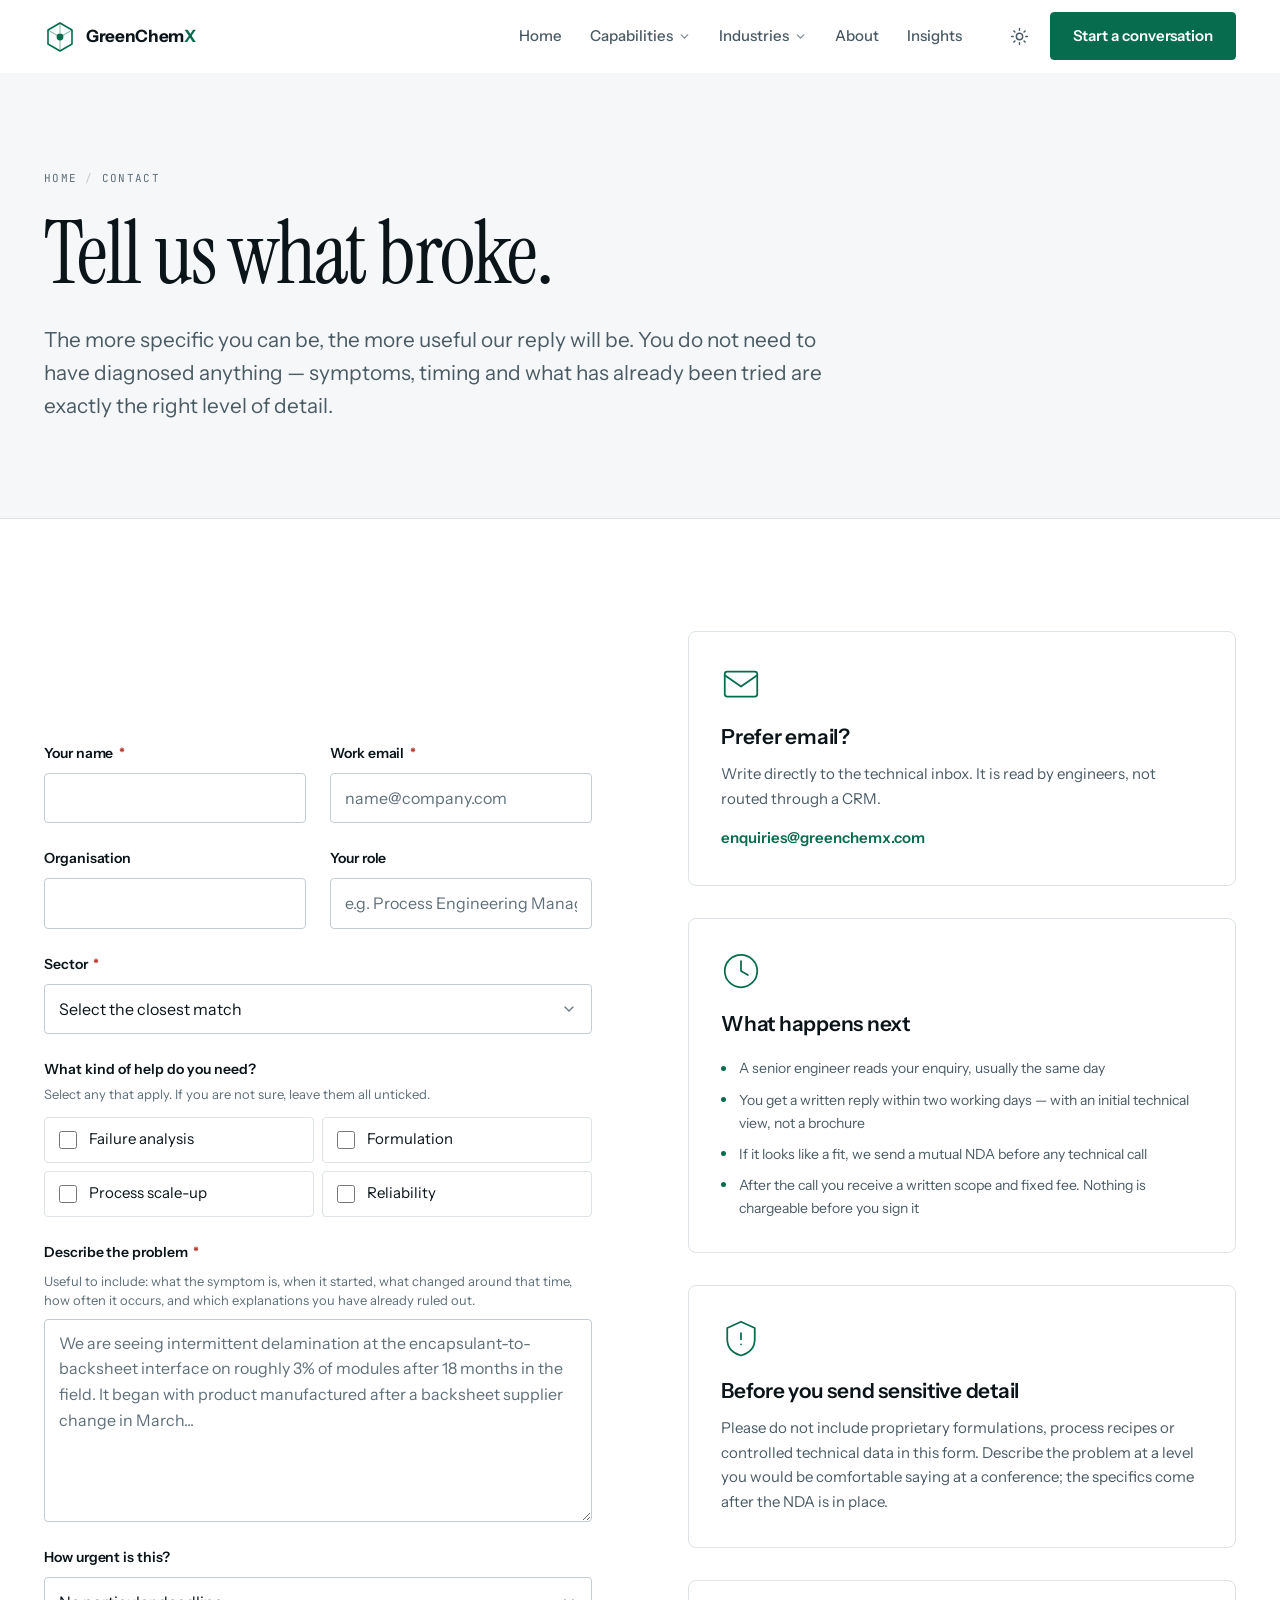
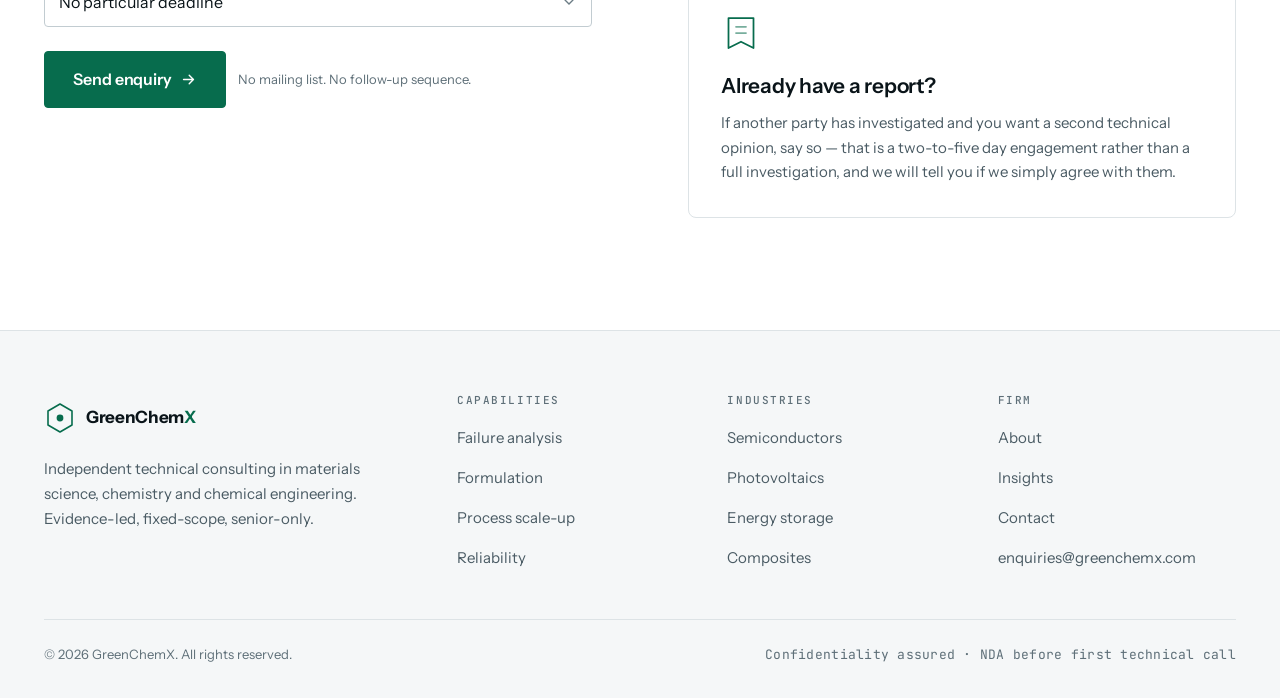
<file: contact.html>
<!DOCTYPE html>
<html lang="en" data-theme="light">
<head>
<meta charset="utf-8">
<meta name="viewport" content="width=device-width, initial-scale=1">
<title>Contact — Send Us a Technical Problem | GreenChemX</title>
<meta name="description" content="Describe your materials, chemistry or process problem. A senior engineer reads every enquiry and replies within two working days with a real technical opinion.">
<meta name="theme-color" content="#071319">
<link rel="canonical" href="https://greenchemx.com/contact.html">
<meta property="og:type" content="website">
<meta property="og:title" content="Contact | GreenChemX">
<meta property="og:description" content="Send the symptoms. A senior engineer replies within two working days.">

<link rel="preconnect" href="https://fonts.googleapis.com">
<link rel="preconnect" href="https://fonts.gstatic.com" crossorigin>
<link rel="stylesheet" href="assets/css/main.css">
<link rel="icon" href="data:image/svg+xml,%3Csvg xmlns='http://www.w3.org/2000/svg' viewBox='0 0 32 32'%3E%3Crect width='32' height='32' rx='6' fill='%23071319'/%3E%3Cpath d='M16 6 26 12v12l-10 6-10-6V12z' fill='none' stroke='%2334d399' stroke-width='2'/%3E%3Ccircle cx='16' cy='18' r='3' fill='%2334d399'/%3E%3C/svg%3E">

<script>
  (function () {
    document.documentElement.classList.add('has-js');
    try {
      var stored = localStorage.getItem('gcx-theme');
      var theme = stored || (window.matchMedia('(prefers-color-scheme: dark)').matches ? 'dark' : 'light');
      document.documentElement.setAttribute('data-theme', theme);
    } catch (e) {}
  })();
</script>
</head>
<body>

<a class="skip-link" href="#main">Skip to main content</a>

<header class="site-header" data-nav-root>
  <div class="container">
    <nav class="nav" aria-label="Primary">
      <a class="brand" href="index.html">
        <svg class="brand__mark" viewBox="0 0 32 32" fill="none" aria-hidden="true">
          <path d="M16 3 28 10v14L16 31 4 24V10z" stroke="currentColor" stroke-width="1.6" stroke-linejoin="round"/>
          <path d="M16 3v10M28 10l-12 7M4 10l12 7M16 17v14" stroke="currentColor" stroke-width="1.1" stroke-opacity=".45"/>
          <circle cx="16" cy="17" r="3.4" fill="currentColor"/>
        </svg>
        <span class="brand__name">GreenChem<em>X</em></span>
      </a>

      <ul class="nav__links">
        <li><a class="nav__link" href="index.html">Home</a></li>
        <li class="nav__item">
          <button class="nav__link nav__trigger" type="button" data-menu-trigger="capabilities"
                  aria-expanded="false" aria-controls="menu-capabilities">Capabilities <svg class="nav__chev" width="13" height="13" viewBox="0 0 24 24" fill="none" stroke="currentColor" stroke-width="2.4" stroke-linecap="round" stroke-linejoin="round" aria-hidden="true"><path d="m6 9 6 6 6-6"/></svg></button>
        </li>
        <li class="nav__item">
          <button class="nav__link nav__trigger" type="button" data-menu-trigger="industries"
                  aria-expanded="false" aria-controls="menu-industries">Industries <svg class="nav__chev" width="13" height="13" viewBox="0 0 24 24" fill="none" stroke="currentColor" stroke-width="2.4" stroke-linecap="round" stroke-linejoin="round" aria-hidden="true"><path d="m6 9 6 6 6-6"/></svg></button>
        </li>
        <li><a class="nav__link" href="about.html">About</a></li>
        <li><a class="nav__link" href="insights.html">Insights</a></li>
      </ul>

      <div class="nav__actions">
        <button class="icon-btn theme-toggle" type="button" data-theme-toggle aria-pressed="false" aria-label="Switch to dark theme">
          <svg class="icon-sun" width="19" height="19" viewBox="0 0 24 24" fill="none" stroke="currentColor" stroke-width="1.8" stroke-linecap="round" aria-hidden="true">
            <circle cx="12" cy="12" r="4"/><path d="M12 2v2M12 20v2M4.9 4.9l1.4 1.4M17.7 17.7l1.4 1.4M2 12h2M20 12h2M4.9 19.1l1.4-1.4M17.7 6.3l1.4-1.4"/>
          </svg>
          <svg class="icon-moon" width="19" height="19" viewBox="0 0 24 24" fill="none" stroke="currentColor" stroke-width="1.8" stroke-linecap="round" stroke-linejoin="round" aria-hidden="true">
            <path d="M21 12.8A9 9 0 1 1 11.2 3a7 7 0 0 0 9.8 9.8z"/>
          </svg>
        </button>
        <a class="btn btn--primary nav__cta" href="contact.html" aria-current="page">Start a conversation</a>
        <button class="icon-btn nav__toggle" type="button" data-nav-open aria-expanded="false" aria-controls="mobile-nav" aria-label="Open menu">
          <svg width="22" height="22" viewBox="0 0 24 24" fill="none" stroke="currentColor" stroke-width="1.8" stroke-linecap="round" aria-hidden="true"><path d="M3 6h18M3 12h18M3 18h18"/></svg>
        </button>
      </div>
    </nav>
  </div>

  <div class="megamenu" id="menu-capabilities" data-menu-panel="capabilities" hidden>
    <div class="container megamenu__inner">
        <div class="megamenu__col">
          <p class="megamenu__label" id="mm-cap">Capabilities</p>
          <ul class="megamenu__list" aria-labelledby="mm-cap">
            <li>
              <a class="mm-item" href="capabilities.html#failure-analysis">
                <span class="mm-item__icon"><svg width="20" height="20" viewBox="0 0 24 24" fill="none" stroke="currentColor" stroke-width="1.6" stroke-linecap="round" stroke-linejoin="round" aria-hidden="true"><circle cx="10.5" cy="10.5" r="6.5"/><path d="m15.5 15.5 5 5"/><path d="M7.5 10.5h6M10.5 7.5v6" stroke-opacity=".5"/></svg></span>
                <span>
                  <span class="mm-item__title">Failure &amp; root-cause analysis</span>
                  <span class="mm-item__desc">Find the mechanism, then prove it</span>
                </span>
              </a>
            </li>
            <li>
              <a class="mm-item" href="capabilities.html#formulation">
                <span class="mm-item__icon"><svg width="20" height="20" viewBox="0 0 24 24" fill="none" stroke="currentColor" stroke-width="1.6" stroke-linecap="round" stroke-linejoin="round" aria-hidden="true"><circle cx="6" cy="7" r="2.4"/><circle cx="18" cy="7" r="2.4"/><circle cx="12" cy="17.5" r="2.4"/><path d="M8.2 8.3 10.5 15.4M15.8 8.3 13.5 15.4M8.4 7h7.2"/></svg></span>
                <span>
                  <span class="mm-item__title">Formulation &amp; materials selection</span>
                  <span class="mm-item__desc">Fewer experiments, better ones</span>
                </span>
              </a>
            </li>
            <li>
              <a class="mm-item" href="capabilities.html#scale-up">
                <span class="mm-item__icon"><svg width="20" height="20" viewBox="0 0 24 24" fill="none" stroke="currentColor" stroke-width="1.6" stroke-linecap="round" stroke-linejoin="round" aria-hidden="true"><path d="M4 19h4v-7H4zM10 19h4V8h-4zM16 19h4V4h-4z"/><path d="M2 21.5h20" stroke-opacity=".5"/></svg></span>
                <span>
                  <span class="mm-item__title">Process &amp; scale-up engineering</span>
                  <span class="mm-item__desc">Close the bench-to-plant gap</span>
                </span>
              </a>
            </li>
            <li>
              <a class="mm-item" href="capabilities.html#reliability">
                <span class="mm-item__icon"><svg width="20" height="20" viewBox="0 0 24 24" fill="none" stroke="currentColor" stroke-width="1.6" stroke-linecap="round" stroke-linejoin="round" aria-hidden="true"><path d="M12 2.5 20.5 6v6.5c0 4.9-3.4 8.3-8.5 9.6-5.1-1.3-8.5-4.7-8.5-9.6V6z"/><path d="m8.6 12 2.4 2.4 4.4-4.6"/></svg></span>
                <span>
                  <span class="mm-item__title">Reliability &amp; qualification</span>
                  <span class="mm-item__desc">Tests that predict something real</span>
                </span>
              </a>
            </li>
          </ul>
        </div>
        <div class="megamenu__col">
          <p class="megamenu__label" id="mm-eng">How we engage</p>
          <ul class="megamenu__list" aria-labelledby="mm-eng">
            <li>
              <a class="mm-item" href="capabilities.html#engagement-models">
                <span class="mm-item__icon"><svg width="20" height="20" viewBox="0 0 24 24" fill="none" stroke="currentColor" stroke-width="1.6" stroke-linecap="round" stroke-linejoin="round" aria-hidden="true"><rect x="3" y="3.5" width="18" height="5" rx="1.4"/><rect x="3" y="11" width="18" height="5" rx="1.4"/><path d="M6.5 19.5h11"/></svg></span>
                <span>
                  <span class="mm-item__title">Engagement models</span>
                  <span class="mm-item__desc">Three ways to work with us</span>
                </span>
              </a>
            </li>
            <li>
              <a class="mm-item" href="capabilities.html#practicalities">
                <span class="mm-item__icon"><svg width="20" height="20" viewBox="0 0 24 24" fill="none" stroke="currentColor" stroke-width="1.6" stroke-linecap="round" stroke-linejoin="round" aria-hidden="true"><circle cx="12" cy="12" r="9.2"/><path d="M9.6 9.4a2.5 2.5 0 1 1 3.4 2.3c-.7.3-1 .9-1 1.7"/><path d="M12 17h.01"/></svg></span>
                <span>
                  <span class="mm-item__title">Practicalities</span>
                  <span class="mm-item__desc">Laboratories, IP, confidentiality</span>
                </span>
              </a>
            </li>
            <li>
              <a class="mm-item" href="about.html#terms">
                <span class="mm-item__icon"><svg width="20" height="20" viewBox="0 0 24 24" fill="none" stroke="currentColor" stroke-width="1.6" stroke-linecap="round" stroke-linejoin="round" aria-hidden="true"><path d="M6 2.5h8l4.5 4.5v14.5H6z"/><path d="M14 2.5V7h4.5" stroke-opacity=".6"/><path d="M9 12h6M9 16h6" stroke-opacity=".6"/></svg></span>
                <span>
                  <span class="mm-item__title">Engagement terms</span>
                  <span class="mm-item__desc">What you can hold us to</span>
                </span>
              </a>
            </li>
          </ul>
        </div>
        <div class="megamenu__promo">
          <h3>Not sure which you need?</h3>
          <p>Describe the symptom. Working out which capability applies is our job, and we will tell you honestly if the answer is none of them.</p>
          <p><a class="link" href="contact.html">Describe your problem
            <svg width="14" height="14" viewBox="0 0 24 24" fill="none" stroke="currentColor" stroke-width="2.2" stroke-linecap="round" stroke-linejoin="round" aria-hidden="true"><path d="M5 12h14M13 6l6 6-6 6"/></svg>
          </a></p>
        </div>
    </div>
  </div>

  <div class="megamenu" id="menu-industries" data-menu-panel="industries" hidden>
    <div class="container megamenu__inner">
        <div class="megamenu__col">
          <p class="megamenu__label" id="mm-ind-0">Electronics &amp; energy</p>
          <ul class="megamenu__list" aria-labelledby="mm-ind-0">
            <li>
              <a class="mm-item" href="industries.html#semiconductors" style="--sector: var(--sig-semi)">
                <span class="mm-item__icon"><svg width="20" height="20" viewBox="0 0 24 24" fill="none" stroke="currentColor" stroke-width="1.6" stroke-linecap="round" stroke-linejoin="round" aria-hidden="true"><rect x="5.5" y="5.5" width="13" height="13" rx="1.6"/><rect x="9.5" y="9.5" width="5" height="5" rx=".8"/><path d="M9 2.5v3M15 2.5v3M9 18.5v3M15 18.5v3M2.5 9h3M2.5 15h3M18.5 9h3M18.5 15h3" stroke-opacity=".65"/></svg></span>
                <span>
                  <span class="mm-item__title">Semiconductors</span>
                  <span class="mm-item__desc">Yield, thin films, packaging stress</span>
                </span>
              </a>
            </li>
            <li>
              <a class="mm-item" href="industries.html#photovoltaics" style="--sector: var(--sig-solar)">
                <span class="mm-item__icon"><svg width="20" height="20" viewBox="0 0 24 24" fill="none" stroke="currentColor" stroke-width="1.6" stroke-linecap="round" stroke-linejoin="round" aria-hidden="true"><path d="M3.5 14.5h17l-2-8.5h-13z"/><path d="M12 6v8.5M8.4 6 7.2 14.5M15.6 6l1.2 8.5M4.6 10.2h14.8" stroke-opacity=".6"/><path d="M12 14.5v6M9 20.5h6"/></svg></span>
                <span>
                  <span class="mm-item__title">Solar &amp; photovoltaics</span>
                  <span class="mm-item__desc">Degradation, encapsulants, PID</span>
                </span>
              </a>
            </li>
          </ul>
        </div>
        <div class="megamenu__col">
          <p class="megamenu__label" id="mm-ind-1">Storage &amp; chemistry</p>
          <ul class="megamenu__list" aria-labelledby="mm-ind-1">
            <li>
              <a class="mm-item" href="industries.html#batteries" style="--sector: var(--sig-batt)">
                <span class="mm-item__icon"><svg width="20" height="20" viewBox="0 0 24 24" fill="none" stroke="currentColor" stroke-width="1.6" stroke-linecap="round" stroke-linejoin="round" aria-hidden="true"><rect x="2.5" y="7" width="16.5" height="10" rx="2"/><path d="M21.8 10.2v3.6"/><path d="M11.4 9.4 8.8 12.6h3.4l-2.4 3.2"/></svg></span>
                <span>
                  <span class="mm-item__title">Batteries &amp; energy storage</span>
                  <span class="mm-item__desc">Capacity fade, coating, safety</span>
                </span>
              </a>
            </li>
            <li>
              <a class="mm-item" href="industries.html#chemicals" style="--sector: var(--sig-chem)">
                <span class="mm-item__icon"><svg width="20" height="20" viewBox="0 0 24 24" fill="none" stroke="currentColor" stroke-width="1.6" stroke-linecap="round" stroke-linejoin="round" aria-hidden="true"><path d="M9.2 2.8h5.6"/><path d="M10.2 2.8v6.4L5 18a2 2 0 0 0 1.7 3h10.6a2 2 0 0 0 1.7-3l-5.2-8.8V2.8"/><path d="M7.6 15.2h8.8" stroke-opacity=".6"/></svg></span>
                <span>
                  <span class="mm-item__title">Specialty chemicals</span>
                  <span class="mm-item__desc">Impurities, scale-up, crystallisation</span>
                </span>
              </a>
            </li>
          </ul>
        </div>
        <div class="megamenu__col">
          <p class="megamenu__label" id="mm-ind-2">Interfaces &amp; structures</p>
          <ul class="megamenu__list" aria-labelledby="mm-ind-2">
            <li>
              <a class="mm-item" href="industries.html#adhesives" style="--sector: var(--sig-adhesive)">
                <span class="mm-item__icon"><svg width="20" height="20" viewBox="0 0 24 24" fill="none" stroke="currentColor" stroke-width="1.6" stroke-linecap="round" stroke-linejoin="round" aria-hidden="true"><rect x="3" y="3.5" width="18" height="3.6" rx="1"/><rect x="3" y="16.9" width="18" height="3.6" rx="1"/><path d="M12 7.1c-1.9 2-2.9 3.2-2.9 4.6a2.9 2.9 0 0 0 5.8 0c0-1.4-1-2.6-2.9-4.6z"/></svg></span>
                <span>
                  <span class="mm-item__title">Adhesives &amp; coatings</span>
                  <span class="mm-item__desc">Surface prep, cure, durability</span>
                </span>
              </a>
            </li>
            <li>
              <a class="mm-item" href="industries.html#composites" style="--sector: var(--sig-composite)">
                <span class="mm-item__icon"><svg width="20" height="20" viewBox="0 0 24 24" fill="none" stroke="currentColor" stroke-width="1.6" stroke-linecap="round" stroke-linejoin="round" aria-hidden="true"><path d="M12 2.8 2.5 7.4 12 12l9.5-4.6z"/><path d="M2.5 12 12 16.6 21.5 12" stroke-opacity=".7"/><path d="M2.5 16.6 12 21.2l9.5-4.6" stroke-opacity=".45"/></svg></span>
                <span>
                  <span class="mm-item__title">Composites</span>
                  <span class="mm-item__desc">Porosity, cure cycle, joints</span>
                </span>
              </a>
            </li>
          </ul>
        </div>
    </div>
  </div>
</header>

<div class="mobile-nav" id="mobile-nav" aria-hidden="true">
  <div class="mobile-nav__head">
    <span class="brand">
        <svg class="brand__mark" viewBox="0 0 32 32" fill="none" aria-hidden="true">
          <path d="M16 3 28 10v14L16 31 4 24V10z" stroke="currentColor" stroke-width="1.6" stroke-linejoin="round"/>
          <circle cx="16" cy="17" r="3.4" fill="currentColor"/>
        </svg>
        <span class="brand__name">GreenChem<em>X</em></span>
    </span>
    <button class="icon-btn" type="button" data-nav-close aria-label="Close menu">
      <svg width="22" height="22" viewBox="0 0 24 24" fill="none" stroke="currentColor" stroke-width="1.8" stroke-linecap="round" aria-hidden="true"><path d="M18 6 6 18M6 6l12 12"/></svg>
    </button>
  </div>

  <nav aria-label="Mobile">
    <a class="mobile-nav__link" href="index.html">Home</a>
    <details class="mobile-nav__group">
      <summary class="mobile-nav__link">Capabilities <svg class="mobile-nav__chev" width="20" height="20" viewBox="0 0 24 24" fill="none" stroke="currentColor" stroke-width="2" stroke-linecap="round" stroke-linejoin="round" aria-hidden="true"><path d="m6 9 6 6 6-6"/></svg></summary>
      <ul class="mobile-nav__sub">
        <li><a href="capabilities.html#failure-analysis"><svg width="20" height="20" viewBox="0 0 24 24" fill="none" stroke="currentColor" stroke-width="1.6" stroke-linecap="round" stroke-linejoin="round" aria-hidden="true"><circle cx="10.5" cy="10.5" r="6.5"/><path d="m15.5 15.5 5 5"/><path d="M7.5 10.5h6M10.5 7.5v6" stroke-opacity=".5"/></svg><span>Failure &amp; root-cause analysis</span></a></li>
        <li><a href="capabilities.html#formulation"><svg width="20" height="20" viewBox="0 0 24 24" fill="none" stroke="currentColor" stroke-width="1.6" stroke-linecap="round" stroke-linejoin="round" aria-hidden="true"><circle cx="6" cy="7" r="2.4"/><circle cx="18" cy="7" r="2.4"/><circle cx="12" cy="17.5" r="2.4"/><path d="M8.2 8.3 10.5 15.4M15.8 8.3 13.5 15.4M8.4 7h7.2"/></svg><span>Formulation &amp; materials selection</span></a></li>
        <li><a href="capabilities.html#scale-up"><svg width="20" height="20" viewBox="0 0 24 24" fill="none" stroke="currentColor" stroke-width="1.6" stroke-linecap="round" stroke-linejoin="round" aria-hidden="true"><path d="M4 19h4v-7H4zM10 19h4V8h-4zM16 19h4V4h-4z"/><path d="M2 21.5h20" stroke-opacity=".5"/></svg><span>Process &amp; scale-up engineering</span></a></li>
        <li><a href="capabilities.html#reliability"><svg width="20" height="20" viewBox="0 0 24 24" fill="none" stroke="currentColor" stroke-width="1.6" stroke-linecap="round" stroke-linejoin="round" aria-hidden="true"><path d="M12 2.5 20.5 6v6.5c0 4.9-3.4 8.3-8.5 9.6-5.1-1.3-8.5-4.7-8.5-9.6V6z"/><path d="m8.6 12 2.4 2.4 4.4-4.6"/></svg><span>Reliability &amp; qualification</span></a></li>
        <li><a href="capabilities.html#engagement-models"><svg width="20" height="20" viewBox="0 0 24 24" fill="none" stroke="currentColor" stroke-width="1.6" stroke-linecap="round" stroke-linejoin="round" aria-hidden="true"><rect x="3" y="3.5" width="18" height="5" rx="1.4"/><rect x="3" y="11" width="18" height="5" rx="1.4"/><path d="M6.5 19.5h11"/></svg><span>Engagement models</span></a></li>
        <li><a href="capabilities.html#practicalities"><svg width="20" height="20" viewBox="0 0 24 24" fill="none" stroke="currentColor" stroke-width="1.6" stroke-linecap="round" stroke-linejoin="round" aria-hidden="true"><circle cx="12" cy="12" r="9.2"/><path d="M9.6 9.4a2.5 2.5 0 1 1 3.4 2.3c-.7.3-1 .9-1 1.7"/><path d="M12 17h.01"/></svg><span>Practicalities</span></a></li>
        <li><a href="about.html#terms"><svg width="20" height="20" viewBox="0 0 24 24" fill="none" stroke="currentColor" stroke-width="1.6" stroke-linecap="round" stroke-linejoin="round" aria-hidden="true"><path d="M6 2.5h8l4.5 4.5v14.5H6z"/><path d="M14 2.5V7h4.5" stroke-opacity=".6"/><path d="M9 12h6M9 16h6" stroke-opacity=".6"/></svg><span>Engagement terms</span></a></li>
      </ul>
    </details>
    <details class="mobile-nav__group">
      <summary class="mobile-nav__link">Industries <svg class="mobile-nav__chev" width="20" height="20" viewBox="0 0 24 24" fill="none" stroke="currentColor" stroke-width="2" stroke-linecap="round" stroke-linejoin="round" aria-hidden="true"><path d="m6 9 6 6 6-6"/></svg></summary>
      <ul class="mobile-nav__sub">
        <li><a href="industries.html#semiconductors" style="--sector: var(--sig-semi)"><svg width="20" height="20" viewBox="0 0 24 24" fill="none" stroke="currentColor" stroke-width="1.6" stroke-linecap="round" stroke-linejoin="round" aria-hidden="true"><rect x="5.5" y="5.5" width="13" height="13" rx="1.6"/><rect x="9.5" y="9.5" width="5" height="5" rx=".8"/><path d="M9 2.5v3M15 2.5v3M9 18.5v3M15 18.5v3M2.5 9h3M2.5 15h3M18.5 9h3M18.5 15h3" stroke-opacity=".65"/></svg><span>Semiconductors</span></a></li>
        <li><a href="industries.html#photovoltaics" style="--sector: var(--sig-solar)"><svg width="20" height="20" viewBox="0 0 24 24" fill="none" stroke="currentColor" stroke-width="1.6" stroke-linecap="round" stroke-linejoin="round" aria-hidden="true"><path d="M3.5 14.5h17l-2-8.5h-13z"/><path d="M12 6v8.5M8.4 6 7.2 14.5M15.6 6l1.2 8.5M4.6 10.2h14.8" stroke-opacity=".6"/><path d="M12 14.5v6M9 20.5h6"/></svg><span>Solar &amp; photovoltaics</span></a></li>
        <li><a href="industries.html#batteries" style="--sector: var(--sig-batt)"><svg width="20" height="20" viewBox="0 0 24 24" fill="none" stroke="currentColor" stroke-width="1.6" stroke-linecap="round" stroke-linejoin="round" aria-hidden="true"><rect x="2.5" y="7" width="16.5" height="10" rx="2"/><path d="M21.8 10.2v3.6"/><path d="M11.4 9.4 8.8 12.6h3.4l-2.4 3.2"/></svg><span>Batteries &amp; energy storage</span></a></li>
        <li><a href="industries.html#chemicals" style="--sector: var(--sig-chem)"><svg width="20" height="20" viewBox="0 0 24 24" fill="none" stroke="currentColor" stroke-width="1.6" stroke-linecap="round" stroke-linejoin="round" aria-hidden="true"><path d="M9.2 2.8h5.6"/><path d="M10.2 2.8v6.4L5 18a2 2 0 0 0 1.7 3h10.6a2 2 0 0 0 1.7-3l-5.2-8.8V2.8"/><path d="M7.6 15.2h8.8" stroke-opacity=".6"/></svg><span>Specialty chemicals</span></a></li>
        <li><a href="industries.html#adhesives" style="--sector: var(--sig-adhesive)"><svg width="20" height="20" viewBox="0 0 24 24" fill="none" stroke="currentColor" stroke-width="1.6" stroke-linecap="round" stroke-linejoin="round" aria-hidden="true"><rect x="3" y="3.5" width="18" height="3.6" rx="1"/><rect x="3" y="16.9" width="18" height="3.6" rx="1"/><path d="M12 7.1c-1.9 2-2.9 3.2-2.9 4.6a2.9 2.9 0 0 0 5.8 0c0-1.4-1-2.6-2.9-4.6z"/></svg><span>Adhesives &amp; coatings</span></a></li>
        <li><a href="industries.html#composites" style="--sector: var(--sig-composite)"><svg width="20" height="20" viewBox="0 0 24 24" fill="none" stroke="currentColor" stroke-width="1.6" stroke-linecap="round" stroke-linejoin="round" aria-hidden="true"><path d="M12 2.8 2.5 7.4 12 12l9.5-4.6z"/><path d="M2.5 12 12 16.6 21.5 12" stroke-opacity=".7"/><path d="M2.5 16.6 12 21.2l9.5-4.6" stroke-opacity=".45"/></svg><span>Composites</span></a></li>
      </ul>
    </details>
    <a class="mobile-nav__link" href="about.html">About</a>
    <a class="mobile-nav__link" href="insights.html">Insights</a>
  </nav>

  <a class="btn btn--primary btn--lg" href="contact.html">Start a conversation</a>
  <p class="mobile-nav__meta">A senior engineer replies within two working days.</p>
</div>

<main id="main">

  <div class="page-head">
    <div class="container">
      <ol class="breadcrumbs">
        <li><a href="index.html">Home</a></li>
        <li>Contact</li>
      </ol>
      <h1>Tell us what broke.</h1>
      <p class="lede">
        The more specific you can be, the more useful our reply will be. You do not
        need to have diagnosed anything &mdash; symptoms, timing and what has already
        been tried are exactly the right level of detail.
      </p>
    </div>
  </div>

  <section class="section">
    <div class="container">
      <div class="split">

        <!-- ============================ Form ============================ -->
        <div data-reveal>
          <h2 class="sr-only">Engagement enquiry form</h2>
          <form class="form" data-validate novalidate>

            <div class="form__status" role="status" tabindex="-1">
              <svg width="20" height="20" viewBox="0 0 24 24" fill="none" stroke="currentColor" stroke-width="2.2" stroke-linecap="round" stroke-linejoin="round" aria-hidden="true">
                <circle cx="12" cy="12" r="9"/><path d="m8.5 12.2 2.4 2.4 4.6-4.8"/>
              </svg>
              <span>
                <strong>Enquiry recorded.</strong> This site is not yet connected to a mail
                backend, so please also send the same detail to
                <a class="link" href="mailto:enquiries@greenchemx.com">enquiries@greenchemx.com</a>
                and a senior engineer will reply within two working days.
              </span>
            </div>

            <div class="field-row">
              <div class="field">
                <label class="field__label" for="name">Your name <span class="req" aria-hidden="true">*</span></label>
                <input type="text" id="name" name="name" autocomplete="name" required
                       data-error-required="We need a name so we know who to reply to.">
                <p class="field__error" aria-live="polite"></p>
              </div>

              <div class="field">
                <label class="field__label" for="email">Work email <span class="req" aria-hidden="true">*</span></label>
                <input type="email" id="email" name="email" autocomplete="email" required
                       placeholder="name@company.com"
                       data-error-required="We need an address to send the technical reply to.">
                <p class="field__error" aria-live="polite"></p>
              </div>
            </div>

            <div class="field-row">
              <div class="field">
                <label class="field__label" for="company">Organisation</label>
                <input type="text" id="company" name="company" autocomplete="organization">
              </div>

              <div class="field">
                <label class="field__label" for="role">Your role</label>
                <input type="text" id="role" name="role" autocomplete="organization-title"
                       placeholder="e.g. Process Engineering Manager">
              </div>
            </div>

            <div class="field">
              <label class="field__label" for="sector">Sector <span class="req" aria-hidden="true">*</span></label>
              <select id="sector" name="sector" required
                      data-error-required="Choose the closest match — we will correct it if needed.">
                <option value="">Select the closest match</option>
                <option>Semiconductors &amp; microelectronics</option>
                <option>Solar &amp; photovoltaics</option>
                <option>Batteries &amp; energy storage</option>
                <option>Specialty chemicals</option>
                <option>Adhesives, sealants &amp; coatings</option>
                <option>Composites &amp; advanced structures</option>
                <option>Other / not listed</option>
              </select>
              <p class="field__error" aria-live="polite"></p>
            </div>

            <fieldset>
              <legend>What kind of help do you need?</legend>
              <p class="field__hint">Select any that apply. If you are not sure, leave them all unticked.</p>
              <div class="checks">
                <label class="check"><input type="checkbox" name="need" value="failure"> Failure analysis</label>
                <label class="check"><input type="checkbox" name="need" value="formulation"> Formulation</label>
                <label class="check"><input type="checkbox" name="need" value="scaleup"> Process scale-up</label>
                <label class="check"><input type="checkbox" name="need" value="reliability"> Reliability</label>
              </div>
            </fieldset>

            <div class="field">
              <label class="field__label" for="problem">Describe the problem <span class="req" aria-hidden="true">*</span></label>
              <p class="field__hint">
                Useful to include: what the symptom is, when it started, what changed
                around that time, how often it occurs, and which explanations you have
                already ruled out.
              </p>
              <textarea id="problem" name="problem" rows="7" required minlength="40"
                        data-error-required="Please describe the problem so we can give you a useful reply."
                        placeholder="We are seeing intermittent delamination at the encapsulant-to-backsheet interface on roughly 3% of modules after 18 months in the field. It began with product manufactured after a backsheet supplier change in March..."></textarea>
              <p class="field__error" aria-live="polite"></p>
            </div>

            <div class="field">
              <label class="field__label" for="urgency">How urgent is this?</label>
              <select id="urgency" name="urgency">
                <option value="">No particular deadline</option>
                <option>Customer escalation &mdash; days matter</option>
                <option>Launch or qualification deadline within 3 months</option>
                <option>Planned programme, starting next quarter</option>
                <option>Exploratory &mdash; scoping a future project</option>
              </select>
            </div>

            <div class="btn-row">
              <button class="btn btn--primary btn--lg" type="submit">
                Send enquiry
                <svg class="arrow" width="17" height="17" viewBox="0 0 24 24" fill="none" stroke="currentColor" stroke-width="2" stroke-linecap="round" stroke-linejoin="round" aria-hidden="true"><path d="M5 12h14M13 6l6 6-6 6"/></svg>
              </button>
              <span class="field__hint">No mailing list. No follow-up sequence.</span>
            </div>

          </form>
        </div>

        <!-- ============================ Aside ============================ -->
        <aside class="stack stack--lg" data-reveal>
          <h2 class="sr-only">Other ways to reach us, and what to expect</h2>

          <div class="card">
            <svg class="card__icon" viewBox="0 0 32 32" fill="none" stroke="currentColor" stroke-width="1.4" stroke-linecap="round" stroke-linejoin="round" aria-hidden="true">
              <rect x="3" y="6" width="26" height="20" rx="2"/><path d="m3 9 13 9L29 9"/>
            </svg>
            <h3>Prefer email?</h3>
            <p>
              Write directly to the technical inbox. It is read by engineers, not routed
              through a CRM.
            </p>
            <p><a class="link" href="mailto:enquiries@greenchemx.com">enquiries@greenchemx.com</a></p>
          </div>

          <div class="card">
            <svg class="card__icon" viewBox="0 0 32 32" fill="none" stroke="currentColor" stroke-width="1.4" stroke-linecap="round" stroke-linejoin="round" aria-hidden="true">
              <circle cx="16" cy="16" r="13"/><path d="M16 8v8l5.5 3.2"/>
            </svg>
            <h3>What happens next</h3>
            <ul class="card__list">
              <li>A senior engineer reads your enquiry, usually the same day</li>
              <li>You get a written reply within two working days &mdash; with an initial technical view, not a brochure</li>
              <li>If it looks like a fit, we send a mutual NDA before any technical call</li>
              <li>After the call you receive a written scope and fixed fee. Nothing is chargeable before you sign it</li>
            </ul>
          </div>

          <div class="card">
            <svg class="card__icon" viewBox="0 0 32 32" fill="none" stroke="currentColor" stroke-width="1.4" stroke-linecap="round" stroke-linejoin="round" aria-hidden="true">
              <path d="M16 3 27 8v9c0 6.6-4.6 11.1-11 13-6.4-1.9-11-6.4-11-13V8z"/><path d="M16 12v5M16 21h.01"/>
            </svg>
            <h3>Before you send sensitive detail</h3>
            <p>
              Please do not include proprietary formulations, process recipes or
              controlled technical data in this form. Describe the problem at a level you
              would be comfortable saying at a conference; the specifics come after the
              NDA is in place.
            </p>
          </div>

          <div class="card">
            <svg class="card__icon" viewBox="0 0 32 32" fill="none" stroke="currentColor" stroke-width="1.4" stroke-linecap="round" stroke-linejoin="round" aria-hidden="true">
              <path d="M6 4h20v24l-10-5-10 5z"/><path d="M12 11h8M12 16h8" stroke-opacity=".55"/>
            </svg>
            <h3>Already have a report?</h3>
            <p>
              If another party has investigated and you want a second technical opinion,
              say so &mdash; that is a two-to-five day engagement rather than a full
              investigation, and we will tell you if we simply agree with them.
            </p>
          </div>

        </aside>
      </div>
    </div>
  </section>

</main>

<footer class="site-footer">
  <div class="container">
    <div class="footer__grid">
      <div class="footer__about">
        <a class="brand" href="index.html">
          <svg class="brand__mark" viewBox="0 0 32 32" fill="none" aria-hidden="true">
            <path d="M16 3 28 10v14L16 31 4 24V10z" stroke="currentColor" stroke-width="1.6" stroke-linejoin="round"/>
            <circle cx="16" cy="17" r="3.4" fill="currentColor"/>
          </svg>
          <span class="brand__name">GreenChem<em>X</em></span>
        </a>
        <p>
          Independent technical consulting in materials science, chemistry and chemical
          engineering. Evidence-led, fixed-scope, senior-only.
        </p>
      </div>
      <div class="footer__col">
        <h2>Capabilities</h2>
        <ul>
          <li><a href="capabilities.html#failure-analysis">Failure analysis</a></li>
          <li><a href="capabilities.html#formulation">Formulation</a></li>
          <li><a href="capabilities.html#scale-up">Process scale-up</a></li>
          <li><a href="capabilities.html#reliability">Reliability</a></li>
        </ul>
      </div>
      <div class="footer__col">
        <h2>Industries</h2>
        <ul>
          <li><a href="industries.html#semiconductors">Semiconductors</a></li>
          <li><a href="industries.html#photovoltaics">Photovoltaics</a></li>
          <li><a href="industries.html#batteries">Energy storage</a></li>
          <li><a href="industries.html#composites">Composites</a></li>
        </ul>
      </div>
      <div class="footer__col">
        <h2>Firm</h2>
        <ul>
          <li><a href="about.html">About</a></li>
          <li><a href="insights.html">Insights</a></li>
          <li><a href="contact.html">Contact</a></li>
          <li><a href="mailto:enquiries@greenchemx.com">enquiries@greenchemx.com</a></li>
        </ul>
      </div>
    </div>
    <div class="footer__bottom">
      <span>&copy; <span data-year>2026</span> GreenChemX. All rights reserved.</span>
      <span class="mono">Confidentiality assured &#183; NDA before first technical call</span>
    </div>
  </div>
</footer>

<script src="assets/js/main.js" defer></script>
</body>
</html>
</file>
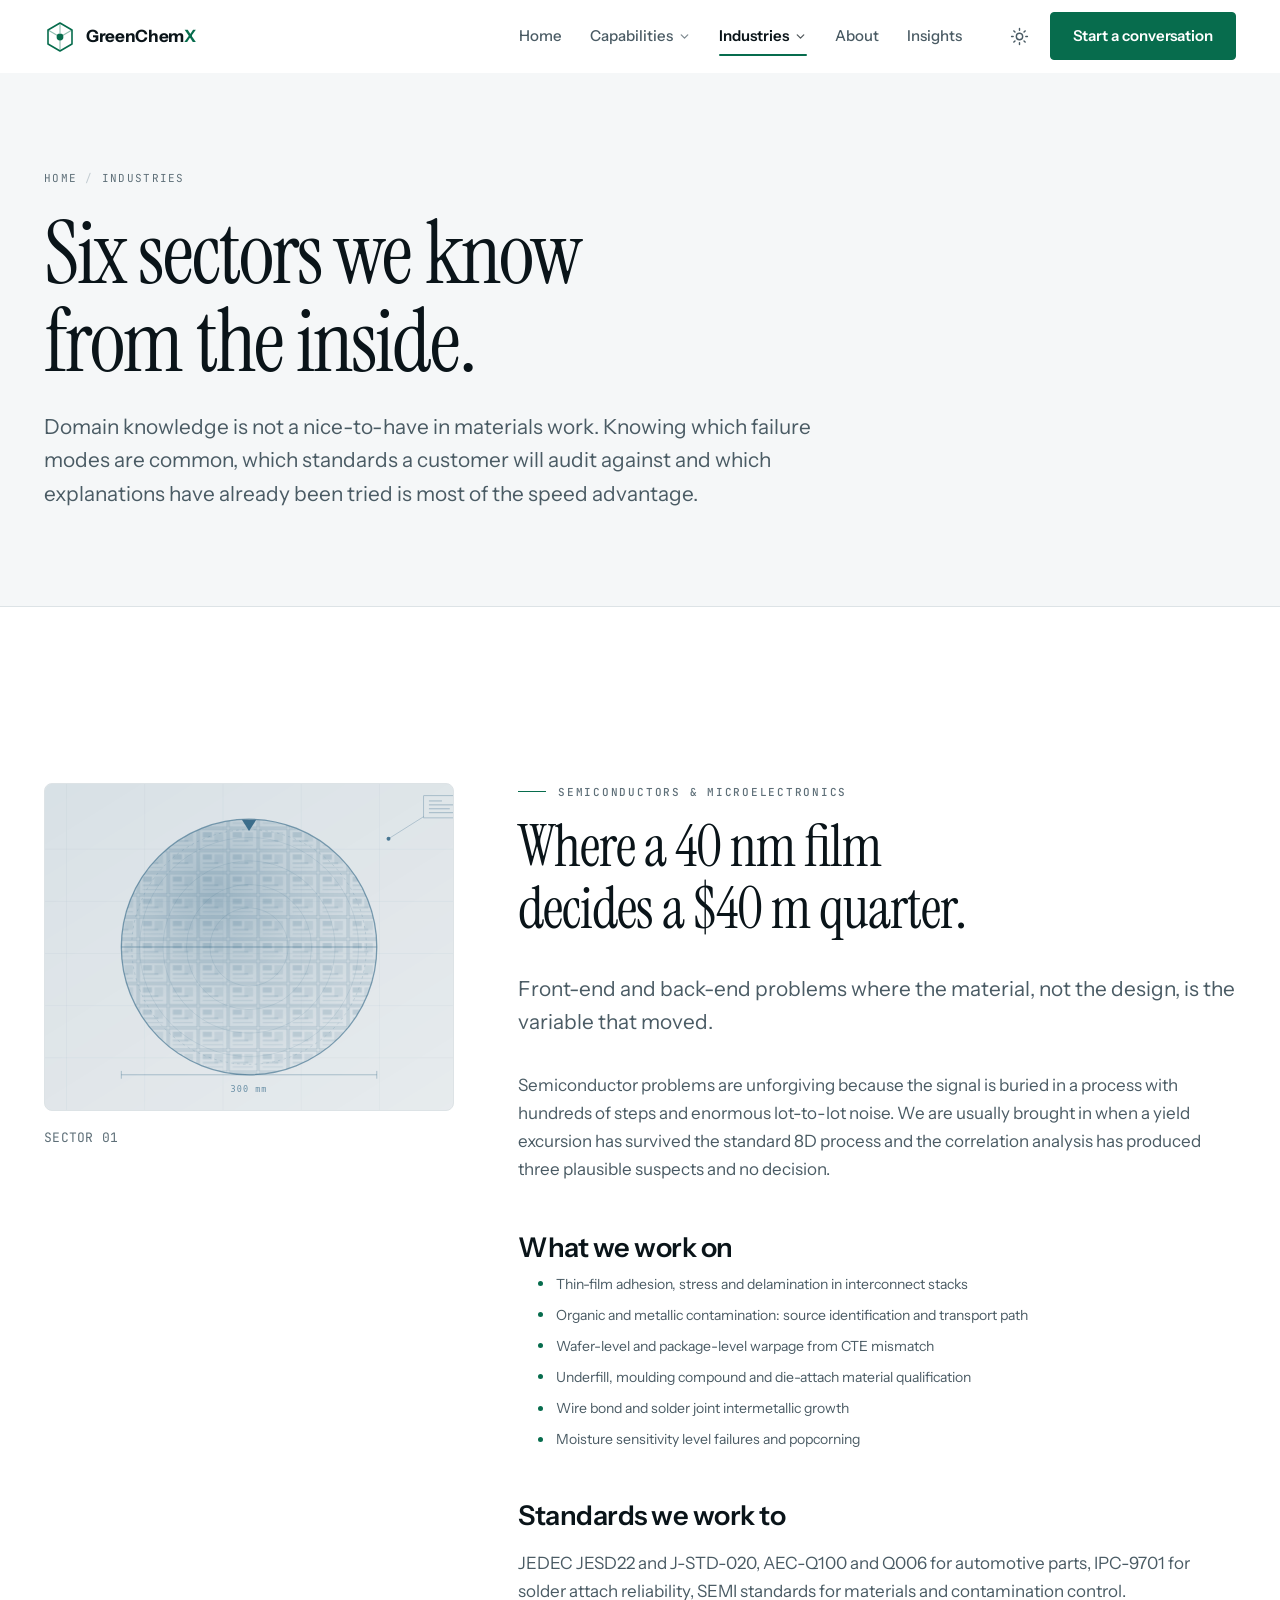
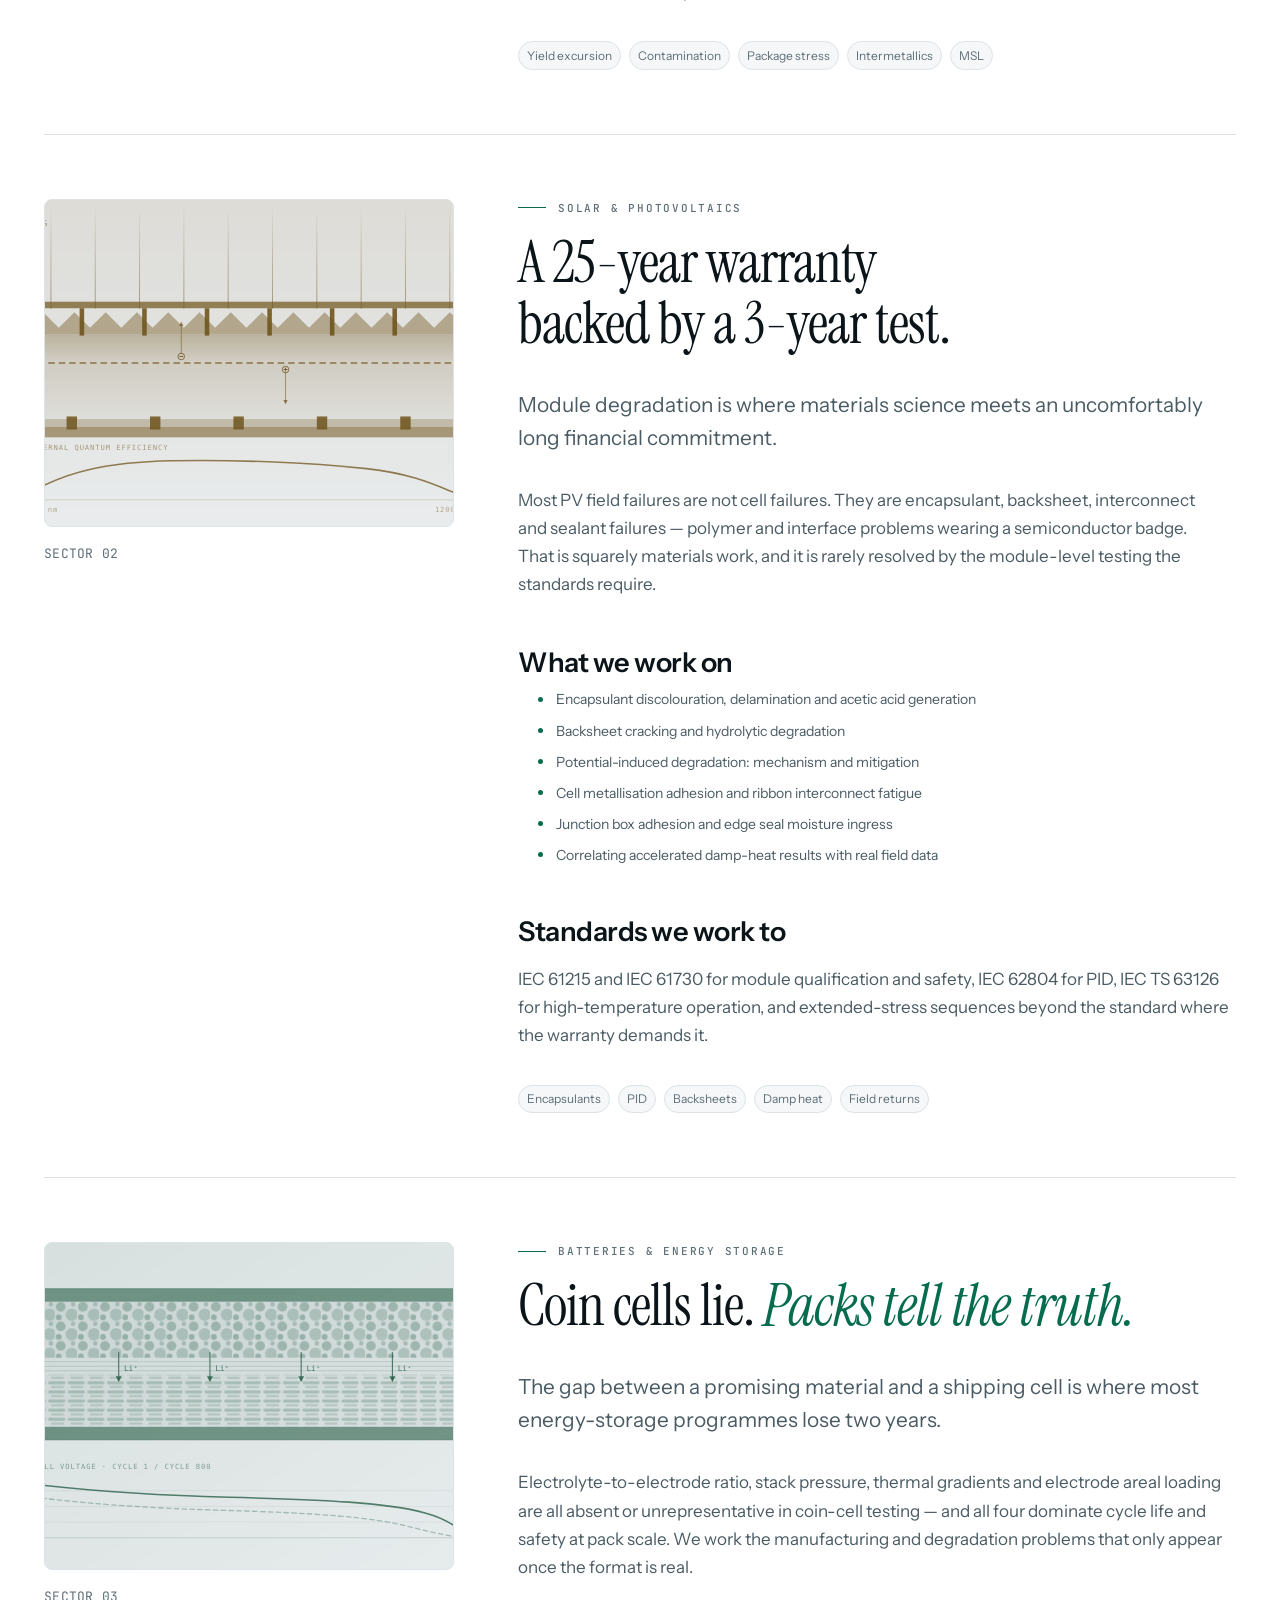
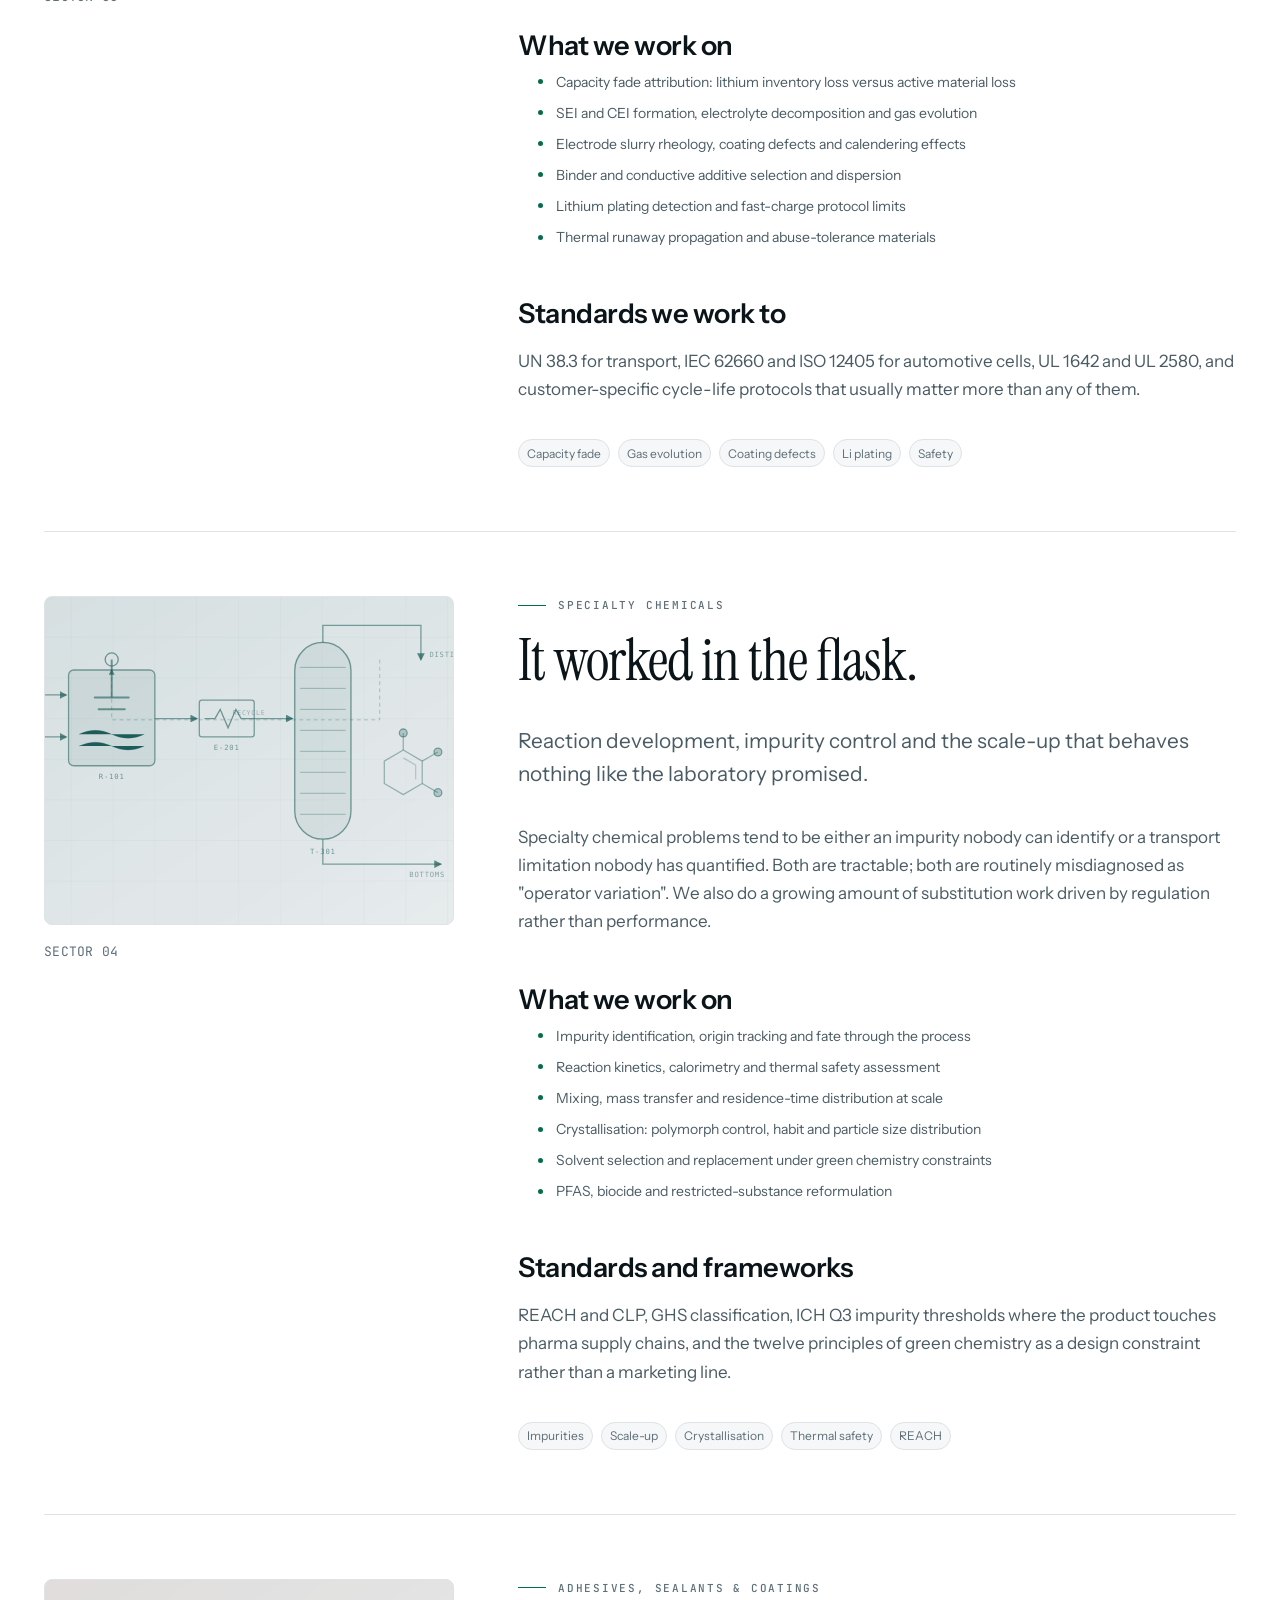
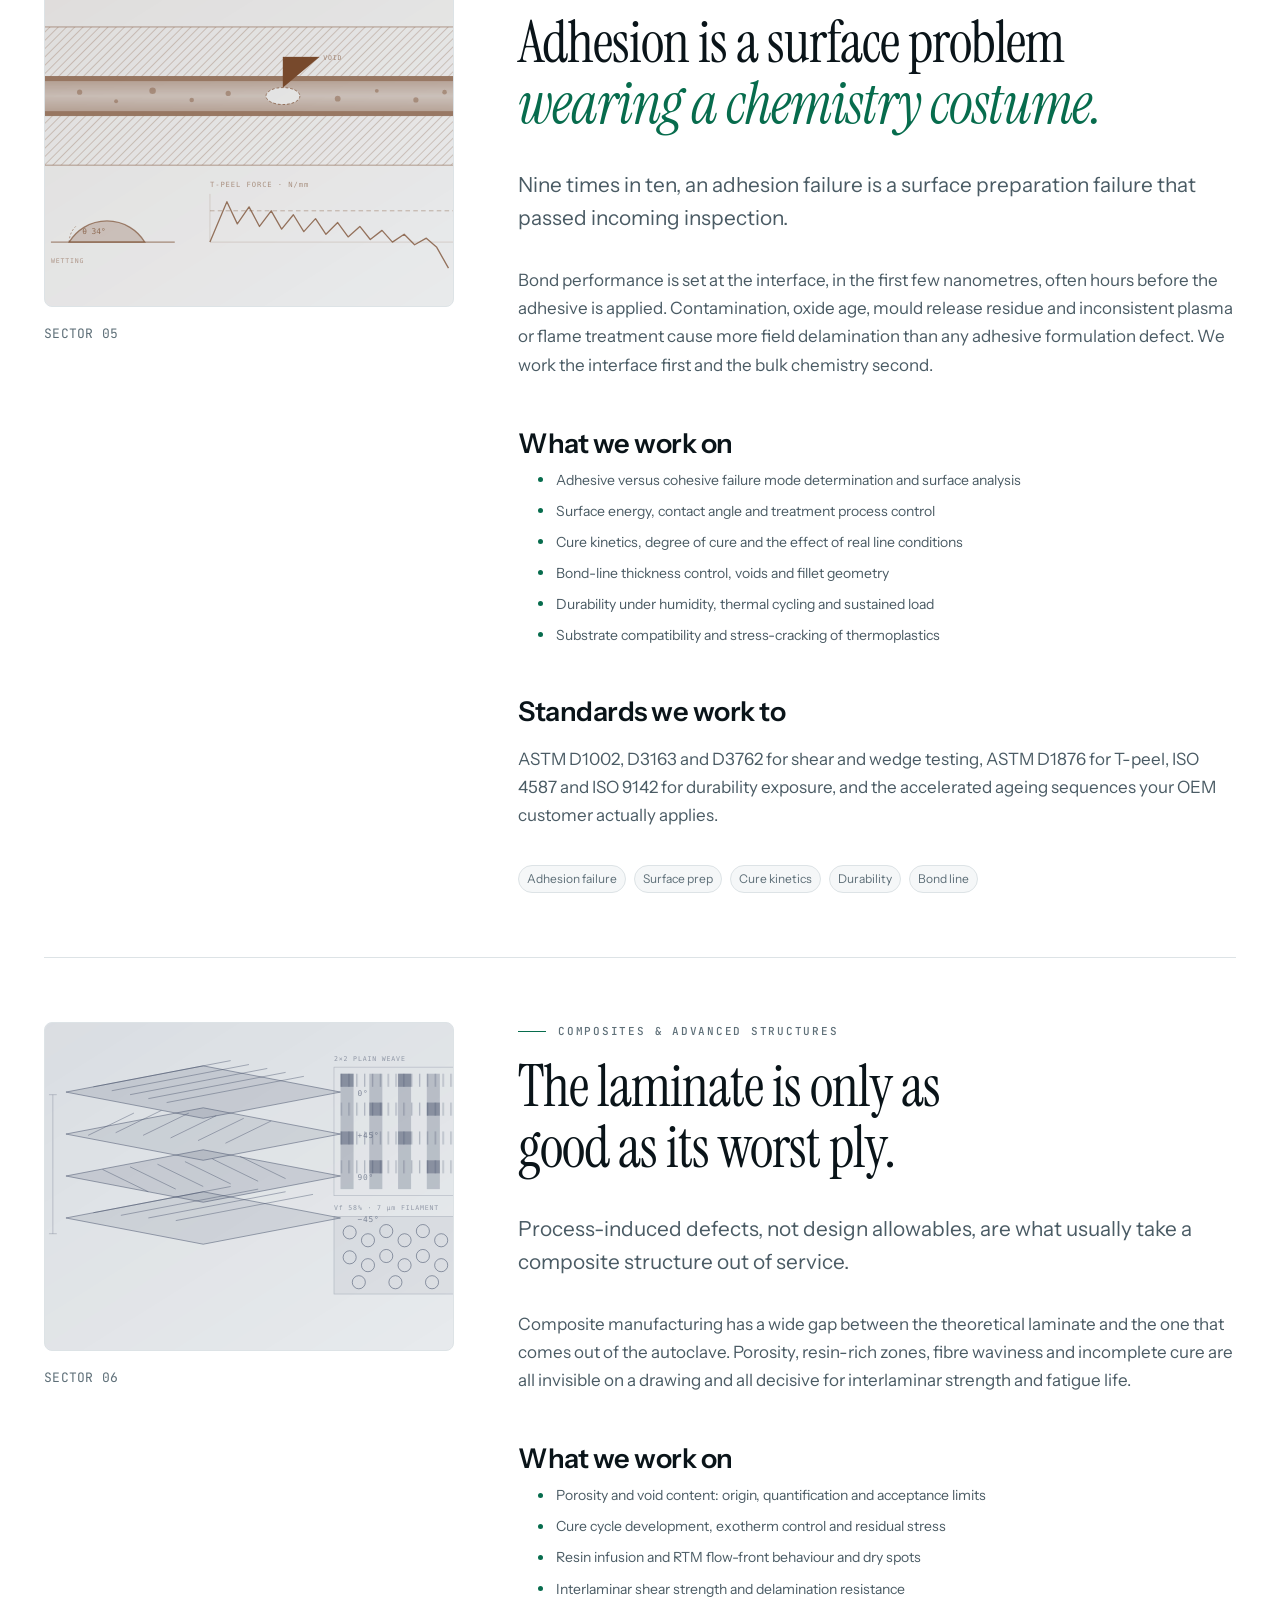
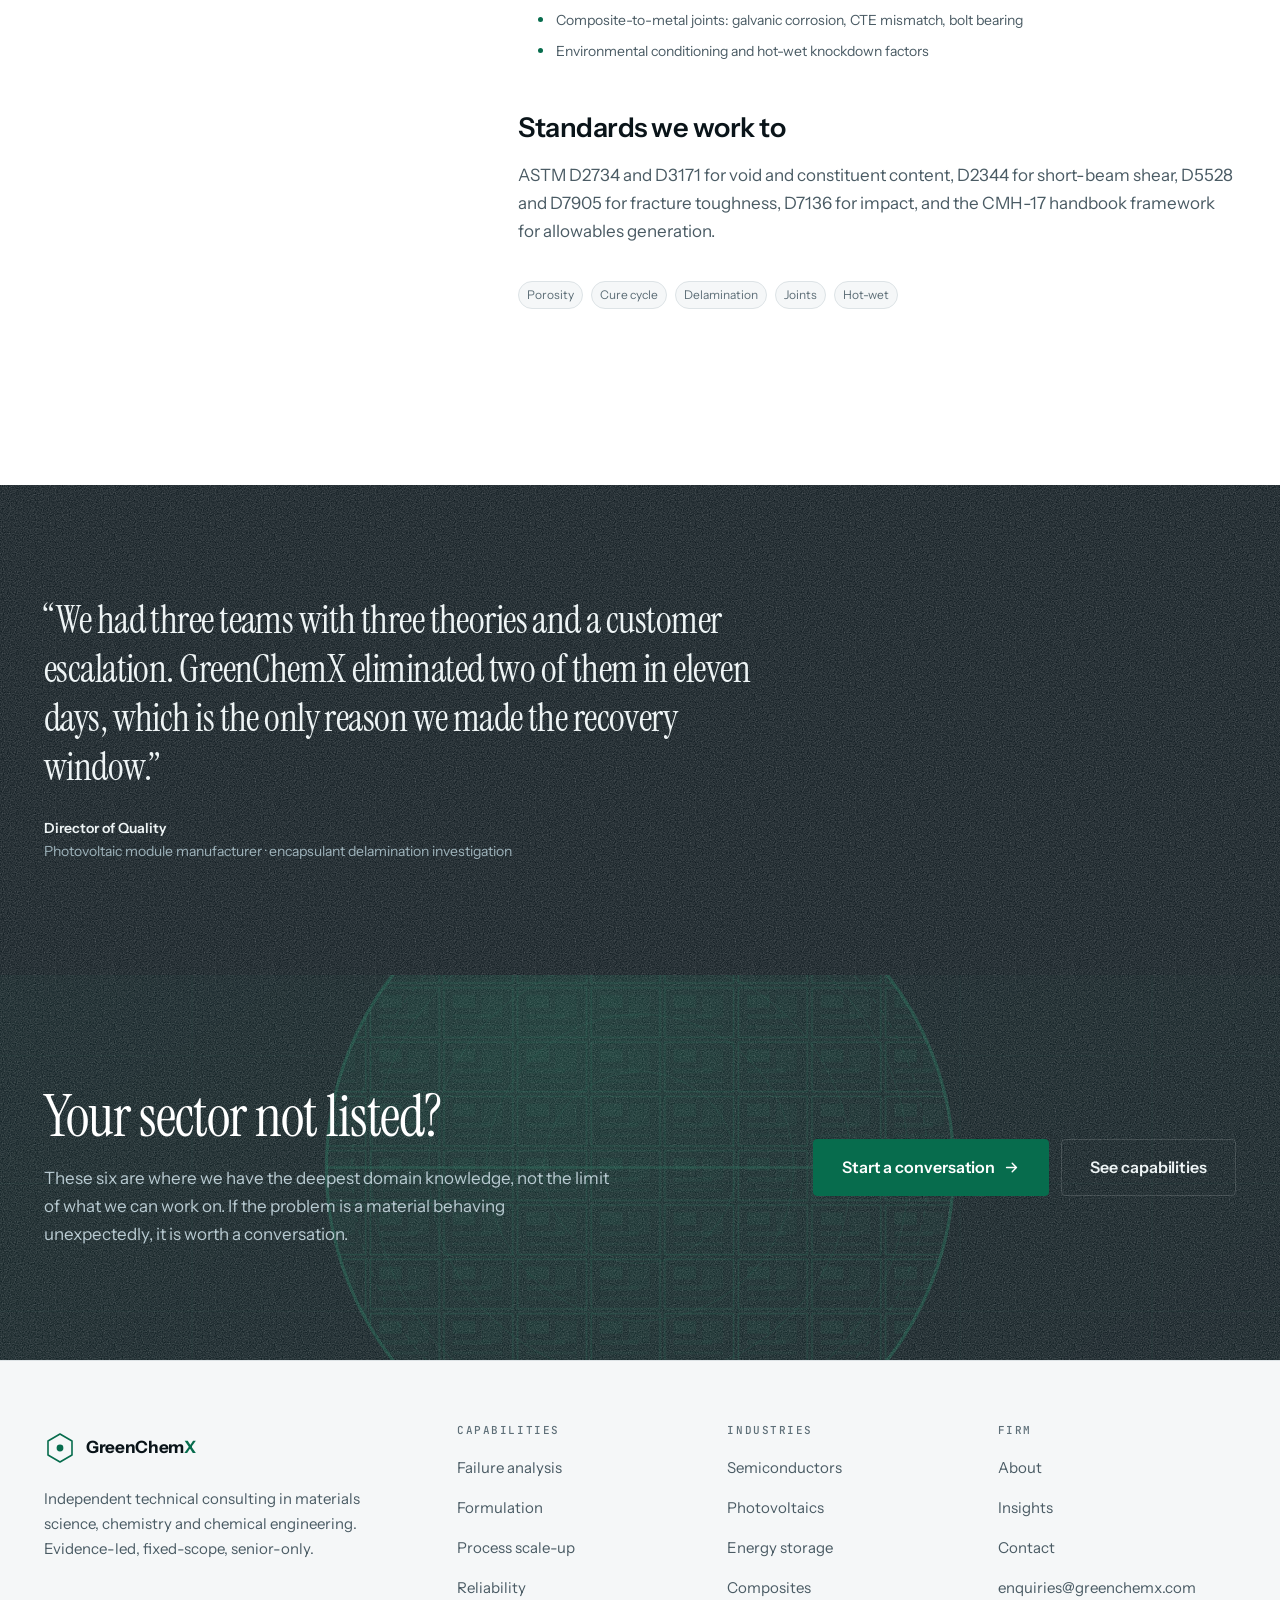
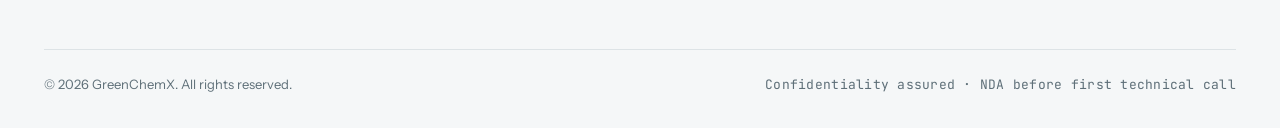
<file: industries.html>
<!DOCTYPE html>
<html lang="en" data-theme="light">
<head>
<meta charset="utf-8">
<meta name="viewport" content="width=device-width, initial-scale=1">
<title>Industries — Semiconductors, PV, Batteries, Chemicals, Adhesives, Composites | GreenChemX</title>
<meta name="description" content="Technical consulting across six manufacturing sectors: semiconductors and microelectronics, photovoltaics, batteries and energy storage, specialty chemicals, adhesives and coatings, and composites.">
<meta name="theme-color" content="#071319">
<link rel="canonical" href="https://greenchemx.com/industries.html">
<meta property="og:type" content="website">
<meta property="og:title" content="Industries | GreenChemX">
<meta property="og:description" content="Six manufacturing sectors, one underlying discipline. The failure modes and standards we work with in each.">

<link rel="preconnect" href="https://fonts.googleapis.com">
<link rel="preconnect" href="https://fonts.gstatic.com" crossorigin>
<link rel="stylesheet" href="assets/css/main.css">
<link rel="icon" href="data:image/svg+xml,%3Csvg xmlns='http://www.w3.org/2000/svg' viewBox='0 0 32 32'%3E%3Crect width='32' height='32' rx='6' fill='%23071319'/%3E%3Cpath d='M16 6 26 12v12l-10 6-10-6V12z' fill='none' stroke='%2334d399' stroke-width='2'/%3E%3Ccircle cx='16' cy='18' r='3' fill='%2334d399'/%3E%3C/svg%3E">

<script>
  (function () {
    document.documentElement.classList.add('has-js');
    try {
      var stored = localStorage.getItem('gcx-theme');
      var theme = stored || (window.matchMedia('(prefers-color-scheme: dark)').matches ? 'dark' : 'light');
      document.documentElement.setAttribute('data-theme', theme);
    } catch (e) {}
  })();
</script>
</head>
<body>

<a class="skip-link" href="#main">Skip to main content</a>

<header class="site-header" data-nav-root>
  <div class="container">
    <nav class="nav" aria-label="Primary">
      <a class="brand" href="index.html">
        <svg class="brand__mark" viewBox="0 0 32 32" fill="none" aria-hidden="true">
          <path d="M16 3 28 10v14L16 31 4 24V10z" stroke="currentColor" stroke-width="1.6" stroke-linejoin="round"/>
          <path d="M16 3v10M28 10l-12 7M4 10l12 7M16 17v14" stroke="currentColor" stroke-width="1.1" stroke-opacity=".45"/>
          <circle cx="16" cy="17" r="3.4" fill="currentColor"/>
        </svg>
        <span class="brand__name">GreenChem<em>X</em></span>
      </a>

      <ul class="nav__links">
        <li><a class="nav__link" href="index.html">Home</a></li>
        <li class="nav__item">
          <button class="nav__link nav__trigger" type="button" data-menu-trigger="capabilities"
                  aria-expanded="false" aria-controls="menu-capabilities">Capabilities <svg class="nav__chev" width="13" height="13" viewBox="0 0 24 24" fill="none" stroke="currentColor" stroke-width="2.4" stroke-linecap="round" stroke-linejoin="round" aria-hidden="true"><path d="m6 9 6 6 6-6"/></svg></button>
        </li>
        <li class="nav__item">
          <button class="nav__link nav__trigger is-current" type="button" data-menu-trigger="industries"
                  aria-expanded="false" aria-controls="menu-industries">Industries <svg class="nav__chev" width="13" height="13" viewBox="0 0 24 24" fill="none" stroke="currentColor" stroke-width="2.4" stroke-linecap="round" stroke-linejoin="round" aria-hidden="true"><path d="m6 9 6 6 6-6"/></svg></button>
        </li>
        <li><a class="nav__link" href="about.html">About</a></li>
        <li><a class="nav__link" href="insights.html">Insights</a></li>
      </ul>

      <div class="nav__actions">
        <button class="icon-btn theme-toggle" type="button" data-theme-toggle aria-pressed="false" aria-label="Switch to dark theme">
          <svg class="icon-sun" width="19" height="19" viewBox="0 0 24 24" fill="none" stroke="currentColor" stroke-width="1.8" stroke-linecap="round" aria-hidden="true">
            <circle cx="12" cy="12" r="4"/><path d="M12 2v2M12 20v2M4.9 4.9l1.4 1.4M17.7 17.7l1.4 1.4M2 12h2M20 12h2M4.9 19.1l1.4-1.4M17.7 6.3l1.4-1.4"/>
          </svg>
          <svg class="icon-moon" width="19" height="19" viewBox="0 0 24 24" fill="none" stroke="currentColor" stroke-width="1.8" stroke-linecap="round" stroke-linejoin="round" aria-hidden="true">
            <path d="M21 12.8A9 9 0 1 1 11.2 3a7 7 0 0 0 9.8 9.8z"/>
          </svg>
        </button>
        <a class="btn btn--primary nav__cta" href="contact.html">Start a conversation</a>
        <button class="icon-btn nav__toggle" type="button" data-nav-open aria-expanded="false" aria-controls="mobile-nav" aria-label="Open menu">
          <svg width="22" height="22" viewBox="0 0 24 24" fill="none" stroke="currentColor" stroke-width="1.8" stroke-linecap="round" aria-hidden="true"><path d="M3 6h18M3 12h18M3 18h18"/></svg>
        </button>
      </div>
    </nav>
  </div>

  <div class="megamenu" id="menu-capabilities" data-menu-panel="capabilities" hidden>
    <div class="container megamenu__inner">
        <div class="megamenu__col">
          <p class="megamenu__label" id="mm-cap">Capabilities</p>
          <ul class="megamenu__list" aria-labelledby="mm-cap">
            <li>
              <a class="mm-item" href="capabilities.html#failure-analysis">
                <span class="mm-item__icon"><svg width="20" height="20" viewBox="0 0 24 24" fill="none" stroke="currentColor" stroke-width="1.6" stroke-linecap="round" stroke-linejoin="round" aria-hidden="true"><circle cx="10.5" cy="10.5" r="6.5"/><path d="m15.5 15.5 5 5"/><path d="M7.5 10.5h6M10.5 7.5v6" stroke-opacity=".5"/></svg></span>
                <span>
                  <span class="mm-item__title">Failure &amp; root-cause analysis</span>
                  <span class="mm-item__desc">Find the mechanism, then prove it</span>
                </span>
              </a>
            </li>
            <li>
              <a class="mm-item" href="capabilities.html#formulation">
                <span class="mm-item__icon"><svg width="20" height="20" viewBox="0 0 24 24" fill="none" stroke="currentColor" stroke-width="1.6" stroke-linecap="round" stroke-linejoin="round" aria-hidden="true"><circle cx="6" cy="7" r="2.4"/><circle cx="18" cy="7" r="2.4"/><circle cx="12" cy="17.5" r="2.4"/><path d="M8.2 8.3 10.5 15.4M15.8 8.3 13.5 15.4M8.4 7h7.2"/></svg></span>
                <span>
                  <span class="mm-item__title">Formulation &amp; materials selection</span>
                  <span class="mm-item__desc">Fewer experiments, better ones</span>
                </span>
              </a>
            </li>
            <li>
              <a class="mm-item" href="capabilities.html#scale-up">
                <span class="mm-item__icon"><svg width="20" height="20" viewBox="0 0 24 24" fill="none" stroke="currentColor" stroke-width="1.6" stroke-linecap="round" stroke-linejoin="round" aria-hidden="true"><path d="M4 19h4v-7H4zM10 19h4V8h-4zM16 19h4V4h-4z"/><path d="M2 21.5h20" stroke-opacity=".5"/></svg></span>
                <span>
                  <span class="mm-item__title">Process &amp; scale-up engineering</span>
                  <span class="mm-item__desc">Close the bench-to-plant gap</span>
                </span>
              </a>
            </li>
            <li>
              <a class="mm-item" href="capabilities.html#reliability">
                <span class="mm-item__icon"><svg width="20" height="20" viewBox="0 0 24 24" fill="none" stroke="currentColor" stroke-width="1.6" stroke-linecap="round" stroke-linejoin="round" aria-hidden="true"><path d="M12 2.5 20.5 6v6.5c0 4.9-3.4 8.3-8.5 9.6-5.1-1.3-8.5-4.7-8.5-9.6V6z"/><path d="m8.6 12 2.4 2.4 4.4-4.6"/></svg></span>
                <span>
                  <span class="mm-item__title">Reliability &amp; qualification</span>
                  <span class="mm-item__desc">Tests that predict something real</span>
                </span>
              </a>
            </li>
          </ul>
        </div>
        <div class="megamenu__col">
          <p class="megamenu__label" id="mm-eng">How we engage</p>
          <ul class="megamenu__list" aria-labelledby="mm-eng">
            <li>
              <a class="mm-item" href="capabilities.html#engagement-models">
                <span class="mm-item__icon"><svg width="20" height="20" viewBox="0 0 24 24" fill="none" stroke="currentColor" stroke-width="1.6" stroke-linecap="round" stroke-linejoin="round" aria-hidden="true"><rect x="3" y="3.5" width="18" height="5" rx="1.4"/><rect x="3" y="11" width="18" height="5" rx="1.4"/><path d="M6.5 19.5h11"/></svg></span>
                <span>
                  <span class="mm-item__title">Engagement models</span>
                  <span class="mm-item__desc">Three ways to work with us</span>
                </span>
              </a>
            </li>
            <li>
              <a class="mm-item" href="capabilities.html#practicalities">
                <span class="mm-item__icon"><svg width="20" height="20" viewBox="0 0 24 24" fill="none" stroke="currentColor" stroke-width="1.6" stroke-linecap="round" stroke-linejoin="round" aria-hidden="true"><circle cx="12" cy="12" r="9.2"/><path d="M9.6 9.4a2.5 2.5 0 1 1 3.4 2.3c-.7.3-1 .9-1 1.7"/><path d="M12 17h.01"/></svg></span>
                <span>
                  <span class="mm-item__title">Practicalities</span>
                  <span class="mm-item__desc">Laboratories, IP, confidentiality</span>
                </span>
              </a>
            </li>
            <li>
              <a class="mm-item" href="about.html#terms">
                <span class="mm-item__icon"><svg width="20" height="20" viewBox="0 0 24 24" fill="none" stroke="currentColor" stroke-width="1.6" stroke-linecap="round" stroke-linejoin="round" aria-hidden="true"><path d="M6 2.5h8l4.5 4.5v14.5H6z"/><path d="M14 2.5V7h4.5" stroke-opacity=".6"/><path d="M9 12h6M9 16h6" stroke-opacity=".6"/></svg></span>
                <span>
                  <span class="mm-item__title">Engagement terms</span>
                  <span class="mm-item__desc">What you can hold us to</span>
                </span>
              </a>
            </li>
          </ul>
        </div>
        <div class="megamenu__promo">
          <h3>Not sure which you need?</h3>
          <p>Describe the symptom. Working out which capability applies is our job, and we will tell you honestly if the answer is none of them.</p>
          <p><a class="link" href="contact.html">Describe your problem
            <svg width="14" height="14" viewBox="0 0 24 24" fill="none" stroke="currentColor" stroke-width="2.2" stroke-linecap="round" stroke-linejoin="round" aria-hidden="true"><path d="M5 12h14M13 6l6 6-6 6"/></svg>
          </a></p>
        </div>
    </div>
  </div>

  <div class="megamenu" id="menu-industries" data-menu-panel="industries" hidden>
    <div class="container megamenu__inner">
        <div class="megamenu__col">
          <p class="megamenu__label" id="mm-ind-0">Electronics &amp; energy</p>
          <ul class="megamenu__list" aria-labelledby="mm-ind-0">
            <li>
              <a class="mm-item" href="industries.html#semiconductors" style="--sector: var(--sig-semi)">
                <span class="mm-item__icon"><svg width="20" height="20" viewBox="0 0 24 24" fill="none" stroke="currentColor" stroke-width="1.6" stroke-linecap="round" stroke-linejoin="round" aria-hidden="true"><rect x="5.5" y="5.5" width="13" height="13" rx="1.6"/><rect x="9.5" y="9.5" width="5" height="5" rx=".8"/><path d="M9 2.5v3M15 2.5v3M9 18.5v3M15 18.5v3M2.5 9h3M2.5 15h3M18.5 9h3M18.5 15h3" stroke-opacity=".65"/></svg></span>
                <span>
                  <span class="mm-item__title">Semiconductors</span>
                  <span class="mm-item__desc">Yield, thin films, packaging stress</span>
                </span>
              </a>
            </li>
            <li>
              <a class="mm-item" href="industries.html#photovoltaics" style="--sector: var(--sig-solar)">
                <span class="mm-item__icon"><svg width="20" height="20" viewBox="0 0 24 24" fill="none" stroke="currentColor" stroke-width="1.6" stroke-linecap="round" stroke-linejoin="round" aria-hidden="true"><path d="M3.5 14.5h17l-2-8.5h-13z"/><path d="M12 6v8.5M8.4 6 7.2 14.5M15.6 6l1.2 8.5M4.6 10.2h14.8" stroke-opacity=".6"/><path d="M12 14.5v6M9 20.5h6"/></svg></span>
                <span>
                  <span class="mm-item__title">Solar &amp; photovoltaics</span>
                  <span class="mm-item__desc">Degradation, encapsulants, PID</span>
                </span>
              </a>
            </li>
          </ul>
        </div>
        <div class="megamenu__col">
          <p class="megamenu__label" id="mm-ind-1">Storage &amp; chemistry</p>
          <ul class="megamenu__list" aria-labelledby="mm-ind-1">
            <li>
              <a class="mm-item" href="industries.html#batteries" style="--sector: var(--sig-batt)">
                <span class="mm-item__icon"><svg width="20" height="20" viewBox="0 0 24 24" fill="none" stroke="currentColor" stroke-width="1.6" stroke-linecap="round" stroke-linejoin="round" aria-hidden="true"><rect x="2.5" y="7" width="16.5" height="10" rx="2"/><path d="M21.8 10.2v3.6"/><path d="M11.4 9.4 8.8 12.6h3.4l-2.4 3.2"/></svg></span>
                <span>
                  <span class="mm-item__title">Batteries &amp; energy storage</span>
                  <span class="mm-item__desc">Capacity fade, coating, safety</span>
                </span>
              </a>
            </li>
            <li>
              <a class="mm-item" href="industries.html#chemicals" style="--sector: var(--sig-chem)">
                <span class="mm-item__icon"><svg width="20" height="20" viewBox="0 0 24 24" fill="none" stroke="currentColor" stroke-width="1.6" stroke-linecap="round" stroke-linejoin="round" aria-hidden="true"><path d="M9.2 2.8h5.6"/><path d="M10.2 2.8v6.4L5 18a2 2 0 0 0 1.7 3h10.6a2 2 0 0 0 1.7-3l-5.2-8.8V2.8"/><path d="M7.6 15.2h8.8" stroke-opacity=".6"/></svg></span>
                <span>
                  <span class="mm-item__title">Specialty chemicals</span>
                  <span class="mm-item__desc">Impurities, scale-up, crystallisation</span>
                </span>
              </a>
            </li>
          </ul>
        </div>
        <div class="megamenu__col">
          <p class="megamenu__label" id="mm-ind-2">Interfaces &amp; structures</p>
          <ul class="megamenu__list" aria-labelledby="mm-ind-2">
            <li>
              <a class="mm-item" href="industries.html#adhesives" style="--sector: var(--sig-adhesive)">
                <span class="mm-item__icon"><svg width="20" height="20" viewBox="0 0 24 24" fill="none" stroke="currentColor" stroke-width="1.6" stroke-linecap="round" stroke-linejoin="round" aria-hidden="true"><rect x="3" y="3.5" width="18" height="3.6" rx="1"/><rect x="3" y="16.9" width="18" height="3.6" rx="1"/><path d="M12 7.1c-1.9 2-2.9 3.2-2.9 4.6a2.9 2.9 0 0 0 5.8 0c0-1.4-1-2.6-2.9-4.6z"/></svg></span>
                <span>
                  <span class="mm-item__title">Adhesives &amp; coatings</span>
                  <span class="mm-item__desc">Surface prep, cure, durability</span>
                </span>
              </a>
            </li>
            <li>
              <a class="mm-item" href="industries.html#composites" style="--sector: var(--sig-composite)">
                <span class="mm-item__icon"><svg width="20" height="20" viewBox="0 0 24 24" fill="none" stroke="currentColor" stroke-width="1.6" stroke-linecap="round" stroke-linejoin="round" aria-hidden="true"><path d="M12 2.8 2.5 7.4 12 12l9.5-4.6z"/><path d="M2.5 12 12 16.6 21.5 12" stroke-opacity=".7"/><path d="M2.5 16.6 12 21.2l9.5-4.6" stroke-opacity=".45"/></svg></span>
                <span>
                  <span class="mm-item__title">Composites</span>
                  <span class="mm-item__desc">Porosity, cure cycle, joints</span>
                </span>
              </a>
            </li>
          </ul>
        </div>
    </div>
  </div>
</header>

<div class="mobile-nav" id="mobile-nav" aria-hidden="true">
  <div class="mobile-nav__head">
    <span class="brand">
        <svg class="brand__mark" viewBox="0 0 32 32" fill="none" aria-hidden="true">
          <path d="M16 3 28 10v14L16 31 4 24V10z" stroke="currentColor" stroke-width="1.6" stroke-linejoin="round"/>
          <circle cx="16" cy="17" r="3.4" fill="currentColor"/>
        </svg>
        <span class="brand__name">GreenChem<em>X</em></span>
    </span>
    <button class="icon-btn" type="button" data-nav-close aria-label="Close menu">
      <svg width="22" height="22" viewBox="0 0 24 24" fill="none" stroke="currentColor" stroke-width="1.8" stroke-linecap="round" aria-hidden="true"><path d="M18 6 6 18M6 6l12 12"/></svg>
    </button>
  </div>

  <nav aria-label="Mobile">
    <a class="mobile-nav__link" href="index.html">Home</a>
    <details class="mobile-nav__group">
      <summary class="mobile-nav__link">Capabilities <svg class="mobile-nav__chev" width="20" height="20" viewBox="0 0 24 24" fill="none" stroke="currentColor" stroke-width="2" stroke-linecap="round" stroke-linejoin="round" aria-hidden="true"><path d="m6 9 6 6 6-6"/></svg></summary>
      <ul class="mobile-nav__sub">
        <li><a href="capabilities.html#failure-analysis"><svg width="20" height="20" viewBox="0 0 24 24" fill="none" stroke="currentColor" stroke-width="1.6" stroke-linecap="round" stroke-linejoin="round" aria-hidden="true"><circle cx="10.5" cy="10.5" r="6.5"/><path d="m15.5 15.5 5 5"/><path d="M7.5 10.5h6M10.5 7.5v6" stroke-opacity=".5"/></svg><span>Failure &amp; root-cause analysis</span></a></li>
        <li><a href="capabilities.html#formulation"><svg width="20" height="20" viewBox="0 0 24 24" fill="none" stroke="currentColor" stroke-width="1.6" stroke-linecap="round" stroke-linejoin="round" aria-hidden="true"><circle cx="6" cy="7" r="2.4"/><circle cx="18" cy="7" r="2.4"/><circle cx="12" cy="17.5" r="2.4"/><path d="M8.2 8.3 10.5 15.4M15.8 8.3 13.5 15.4M8.4 7h7.2"/></svg><span>Formulation &amp; materials selection</span></a></li>
        <li><a href="capabilities.html#scale-up"><svg width="20" height="20" viewBox="0 0 24 24" fill="none" stroke="currentColor" stroke-width="1.6" stroke-linecap="round" stroke-linejoin="round" aria-hidden="true"><path d="M4 19h4v-7H4zM10 19h4V8h-4zM16 19h4V4h-4z"/><path d="M2 21.5h20" stroke-opacity=".5"/></svg><span>Process &amp; scale-up engineering</span></a></li>
        <li><a href="capabilities.html#reliability"><svg width="20" height="20" viewBox="0 0 24 24" fill="none" stroke="currentColor" stroke-width="1.6" stroke-linecap="round" stroke-linejoin="round" aria-hidden="true"><path d="M12 2.5 20.5 6v6.5c0 4.9-3.4 8.3-8.5 9.6-5.1-1.3-8.5-4.7-8.5-9.6V6z"/><path d="m8.6 12 2.4 2.4 4.4-4.6"/></svg><span>Reliability &amp; qualification</span></a></li>
        <li><a href="capabilities.html#engagement-models"><svg width="20" height="20" viewBox="0 0 24 24" fill="none" stroke="currentColor" stroke-width="1.6" stroke-linecap="round" stroke-linejoin="round" aria-hidden="true"><rect x="3" y="3.5" width="18" height="5" rx="1.4"/><rect x="3" y="11" width="18" height="5" rx="1.4"/><path d="M6.5 19.5h11"/></svg><span>Engagement models</span></a></li>
        <li><a href="capabilities.html#practicalities"><svg width="20" height="20" viewBox="0 0 24 24" fill="none" stroke="currentColor" stroke-width="1.6" stroke-linecap="round" stroke-linejoin="round" aria-hidden="true"><circle cx="12" cy="12" r="9.2"/><path d="M9.6 9.4a2.5 2.5 0 1 1 3.4 2.3c-.7.3-1 .9-1 1.7"/><path d="M12 17h.01"/></svg><span>Practicalities</span></a></li>
        <li><a href="about.html#terms"><svg width="20" height="20" viewBox="0 0 24 24" fill="none" stroke="currentColor" stroke-width="1.6" stroke-linecap="round" stroke-linejoin="round" aria-hidden="true"><path d="M6 2.5h8l4.5 4.5v14.5H6z"/><path d="M14 2.5V7h4.5" stroke-opacity=".6"/><path d="M9 12h6M9 16h6" stroke-opacity=".6"/></svg><span>Engagement terms</span></a></li>
      </ul>
    </details>
    <details class="mobile-nav__group" open>
      <summary class="mobile-nav__link">Industries <svg class="mobile-nav__chev" width="20" height="20" viewBox="0 0 24 24" fill="none" stroke="currentColor" stroke-width="2" stroke-linecap="round" stroke-linejoin="round" aria-hidden="true"><path d="m6 9 6 6 6-6"/></svg></summary>
      <ul class="mobile-nav__sub">
        <li><a href="industries.html#semiconductors" style="--sector: var(--sig-semi)"><svg width="20" height="20" viewBox="0 0 24 24" fill="none" stroke="currentColor" stroke-width="1.6" stroke-linecap="round" stroke-linejoin="round" aria-hidden="true"><rect x="5.5" y="5.5" width="13" height="13" rx="1.6"/><rect x="9.5" y="9.5" width="5" height="5" rx=".8"/><path d="M9 2.5v3M15 2.5v3M9 18.5v3M15 18.5v3M2.5 9h3M2.5 15h3M18.5 9h3M18.5 15h3" stroke-opacity=".65"/></svg><span>Semiconductors</span></a></li>
        <li><a href="industries.html#photovoltaics" style="--sector: var(--sig-solar)"><svg width="20" height="20" viewBox="0 0 24 24" fill="none" stroke="currentColor" stroke-width="1.6" stroke-linecap="round" stroke-linejoin="round" aria-hidden="true"><path d="M3.5 14.5h17l-2-8.5h-13z"/><path d="M12 6v8.5M8.4 6 7.2 14.5M15.6 6l1.2 8.5M4.6 10.2h14.8" stroke-opacity=".6"/><path d="M12 14.5v6M9 20.5h6"/></svg><span>Solar &amp; photovoltaics</span></a></li>
        <li><a href="industries.html#batteries" style="--sector: var(--sig-batt)"><svg width="20" height="20" viewBox="0 0 24 24" fill="none" stroke="currentColor" stroke-width="1.6" stroke-linecap="round" stroke-linejoin="round" aria-hidden="true"><rect x="2.5" y="7" width="16.5" height="10" rx="2"/><path d="M21.8 10.2v3.6"/><path d="M11.4 9.4 8.8 12.6h3.4l-2.4 3.2"/></svg><span>Batteries &amp; energy storage</span></a></li>
        <li><a href="industries.html#chemicals" style="--sector: var(--sig-chem)"><svg width="20" height="20" viewBox="0 0 24 24" fill="none" stroke="currentColor" stroke-width="1.6" stroke-linecap="round" stroke-linejoin="round" aria-hidden="true"><path d="M9.2 2.8h5.6"/><path d="M10.2 2.8v6.4L5 18a2 2 0 0 0 1.7 3h10.6a2 2 0 0 0 1.7-3l-5.2-8.8V2.8"/><path d="M7.6 15.2h8.8" stroke-opacity=".6"/></svg><span>Specialty chemicals</span></a></li>
        <li><a href="industries.html#adhesives" style="--sector: var(--sig-adhesive)"><svg width="20" height="20" viewBox="0 0 24 24" fill="none" stroke="currentColor" stroke-width="1.6" stroke-linecap="round" stroke-linejoin="round" aria-hidden="true"><rect x="3" y="3.5" width="18" height="3.6" rx="1"/><rect x="3" y="16.9" width="18" height="3.6" rx="1"/><path d="M12 7.1c-1.9 2-2.9 3.2-2.9 4.6a2.9 2.9 0 0 0 5.8 0c0-1.4-1-2.6-2.9-4.6z"/></svg><span>Adhesives &amp; coatings</span></a></li>
        <li><a href="industries.html#composites" style="--sector: var(--sig-composite)"><svg width="20" height="20" viewBox="0 0 24 24" fill="none" stroke="currentColor" stroke-width="1.6" stroke-linecap="round" stroke-linejoin="round" aria-hidden="true"><path d="M12 2.8 2.5 7.4 12 12l9.5-4.6z"/><path d="M2.5 12 12 16.6 21.5 12" stroke-opacity=".7"/><path d="M2.5 16.6 12 21.2l9.5-4.6" stroke-opacity=".45"/></svg><span>Composites</span></a></li>
      </ul>
    </details>
    <a class="mobile-nav__link" href="about.html">About</a>
    <a class="mobile-nav__link" href="insights.html">Insights</a>
  </nav>

  <a class="btn btn--primary btn--lg" href="contact.html">Start a conversation</a>
  <p class="mobile-nav__meta">A senior engineer replies within two working days.</p>
</div>

<main id="main">

  <div class="page-head">
    <div class="container">
      <ol class="breadcrumbs">
        <li><a href="index.html">Home</a></li>
        <li>Industries</li>
      </ol>
      <h1>Six sectors we know from the inside.</h1>
      <p class="lede">
        Domain knowledge is not a nice-to-have in materials work. Knowing which
        failure modes are common, which standards a customer will audit against and
        which explanations have already been tried is most of the speed advantage.
      </p>
    </div>
  </div>

  <section class="section">
    <div class="container">

      <!-- ===================== Semiconductors ===================== -->
      <article class="detail" id="semiconductors" style="--sector: var(--sig-semi)">
        <div class="detail__aside" data-reveal>
          <div class="detail__figure">
            <span class="art art--semiconductors" role="img" aria-label="Patterned 300 millimetre wafer with die array, orientation notch and thin-film interference rings."></span>
          </div>
          <p class="mono subtle">SECTOR 01</p>
        </div>
        <div class="stack stack--lg" data-reveal>
          <div>
            <p class="eyebrow">Semiconductors &amp; microelectronics</p>
            <h2>Where a 40&#160;nm film decides a $40&#160;m quarter.</h2>
          </div>
          <p class="lede">
            Front-end and back-end problems where the material, not the design, is the
            variable that moved.
          </p>
          <div class="prose">
            <p class="muted">
              Semiconductor problems are unforgiving because the signal is buried in a
              process with hundreds of steps and enormous lot-to-lot noise. We are
              usually brought in when a yield excursion has survived the standard
              8D process and the correlation analysis has produced three plausible
              suspects and no decision.
            </p>
            <h3>What we work on</h3>
            <ul class="card__list">
              <li>Thin-film adhesion, stress and delamination in interconnect stacks</li>
              <li>Organic and metallic contamination: source identification and transport path</li>
              <li>Wafer-level and package-level warpage from CTE mismatch</li>
              <li>Underfill, moulding compound and die-attach material qualification</li>
              <li>Wire bond and solder joint intermetallic growth</li>
              <li>Moisture sensitivity level failures and popcorning</li>
            </ul>
            <h3>Standards we work to</h3>
            <p class="muted">
              JEDEC JESD22 and J-STD-020, AEC-Q100 and Q006 for automotive parts,
              IPC-9701 for solder attach reliability, SEMI standards for materials and
              contamination control.
            </p>
          </div>
          <div class="industry__meta">
            <span class="chip">Yield excursion</span>
            <span class="chip">Contamination</span>
            <span class="chip">Package stress</span>
            <span class="chip">Intermetallics</span>
            <span class="chip">MSL</span>
          </div>
        </div>
      </article>

      <!-- ===================== Photovoltaics ===================== -->
      <article class="detail" id="photovoltaics" style="--sector: var(--sig-solar)">
        <div class="detail__aside" data-reveal>
          <div class="detail__figure">
            <span class="art art--solar" role="img" aria-label="Solar cell cross-section with metallisation fingers, p-n junction, rear passivation and quantum efficiency curve."></span>
          </div>
          <p class="mono subtle">SECTOR 02</p>
        </div>
        <div class="stack stack--lg" data-reveal>
          <div>
            <p class="eyebrow">Solar &amp; photovoltaics</p>
            <h2>A 25-year warranty backed by a 3-year test.</h2>
          </div>
          <p class="lede">
            Module degradation is where materials science meets an uncomfortably long
            financial commitment.
          </p>
          <div class="prose">
            <p class="muted">
              Most PV field failures are not cell failures. They are encapsulant,
              backsheet, interconnect and sealant failures &mdash; polymer and interface
              problems wearing a semiconductor badge. That is squarely materials work,
              and it is rarely resolved by the module-level testing the standards require.
            </p>
            <h3>What we work on</h3>
            <ul class="card__list">
              <li>Encapsulant discolouration, delamination and acetic acid generation</li>
              <li>Backsheet cracking and hydrolytic degradation</li>
              <li>Potential-induced degradation: mechanism and mitigation</li>
              <li>Cell metallisation adhesion and ribbon interconnect fatigue</li>
              <li>Junction box adhesion and edge seal moisture ingress</li>
              <li>Correlating accelerated damp-heat results with real field data</li>
            </ul>
            <h3>Standards we work to</h3>
            <p class="muted">
              IEC 61215 and IEC 61730 for module qualification and safety, IEC 62804 for
              PID, IEC TS 63126 for high-temperature operation, and extended-stress
              sequences beyond the standard where the warranty demands it.
            </p>
          </div>
          <div class="industry__meta">
            <span class="chip">Encapsulants</span>
            <span class="chip">PID</span>
            <span class="chip">Backsheets</span>
            <span class="chip">Damp heat</span>
            <span class="chip">Field returns</span>
          </div>
        </div>
      </article>

      <!-- ===================== Batteries ===================== -->
      <article class="detail" id="batteries" style="--sector: var(--sig-batt)">
        <div class="detail__aside" data-reveal>
          <div class="detail__figure">
            <span class="art art--batteries" role="img" aria-label="Lithium-ion electrode stack with current collectors, cathode particles, separator, anode and discharge curves for early and late cycles."></span>
          </div>
          <p class="mono subtle">SECTOR 03</p>
        </div>
        <div class="stack stack--lg" data-reveal>
          <div>
            <p class="eyebrow">Batteries &amp; energy storage</p>
            <h2>Coin cells lie. <span class="emph">Packs tell the truth.</span></h2>
          </div>
          <p class="lede">
            The gap between a promising material and a shipping cell is where most
            energy-storage programmes lose two years.
          </p>
          <div class="prose">
            <p class="muted">
              Electrolyte-to-electrode ratio, stack pressure, thermal gradients and
              electrode areal loading are all absent or unrepresentative in coin-cell
              testing &mdash; and all four dominate cycle life and safety at pack scale.
              We work the manufacturing and degradation problems that only appear once
              the format is real.
            </p>
            <h3>What we work on</h3>
            <ul class="card__list">
              <li>Capacity fade attribution: lithium inventory loss versus active material loss</li>
              <li>SEI and CEI formation, electrolyte decomposition and gas evolution</li>
              <li>Electrode slurry rheology, coating defects and calendering effects</li>
              <li>Binder and conductive additive selection and dispersion</li>
              <li>Lithium plating detection and fast-charge protocol limits</li>
              <li>Thermal runaway propagation and abuse-tolerance materials</li>
            </ul>
            <h3>Standards we work to</h3>
            <p class="muted">
              UN 38.3 for transport, IEC 62660 and ISO 12405 for automotive cells,
              UL 1642 and UL 2580, and customer-specific cycle-life protocols that
              usually matter more than any of them.
            </p>
          </div>
          <div class="industry__meta">
            <span class="chip">Capacity fade</span>
            <span class="chip">Gas evolution</span>
            <span class="chip">Coating defects</span>
            <span class="chip">Li plating</span>
            <span class="chip">Safety</span>
          </div>
        </div>
      </article>

      <!-- ===================== Chemicals ===================== -->
      <article class="detail" id="chemicals" style="--sector: var(--sig-chem)">
        <div class="detail__aside" data-reveal>
          <div class="detail__figure">
            <span class="art art--chemicals" role="img" aria-label="Process flow diagram with feed streams, stirred reactor, heat exchanger, distillation column, recycle loop and an aromatic molecular skeleton."></span>
          </div>
          <p class="mono subtle">SECTOR 04</p>
        </div>
        <div class="stack stack--lg" data-reveal>
          <div>
            <p class="eyebrow">Specialty chemicals</p>
            <h2>It worked in the flask.</h2>
          </div>
          <p class="lede">
            Reaction development, impurity control and the scale-up that behaves
            nothing like the laboratory promised.
          </p>
          <div class="prose">
            <p class="muted">
              Specialty chemical problems tend to be either an impurity nobody can
              identify or a transport limitation nobody has quantified. Both are
              tractable; both are routinely misdiagnosed as "operator variation". We
              also do a growing amount of substitution work driven by regulation
              rather than performance.
            </p>
            <h3>What we work on</h3>
            <ul class="card__list">
              <li>Impurity identification, origin tracking and fate through the process</li>
              <li>Reaction kinetics, calorimetry and thermal safety assessment</li>
              <li>Mixing, mass transfer and residence-time distribution at scale</li>
              <li>Crystallisation: polymorph control, habit and particle size distribution</li>
              <li>Solvent selection and replacement under green chemistry constraints</li>
              <li>PFAS, biocide and restricted-substance reformulation</li>
            </ul>
            <h3>Standards and frameworks</h3>
            <p class="muted">
              REACH and CLP, GHS classification, ICH Q3 impurity thresholds where the
              product touches pharma supply chains, and the twelve principles of green
              chemistry as a design constraint rather than a marketing line.
            </p>
          </div>
          <div class="industry__meta">
            <span class="chip">Impurities</span>
            <span class="chip">Scale-up</span>
            <span class="chip">Crystallisation</span>
            <span class="chip">Thermal safety</span>
            <span class="chip">REACH</span>
          </div>
        </div>
      </article>

      <!-- ===================== Adhesives ===================== -->
      <article class="detail" id="adhesives" style="--sector: var(--sig-adhesive)">
        <div class="detail__aside" data-reveal>
          <div class="detail__figure">
            <span class="art art--adhesives" role="img" aria-label="Adhesive bond line cross-section with hatched substrates, primer interphase, fillet, entrapped void, contact angle detail and peel force trace."></span>
          </div>
          <p class="mono subtle">SECTOR 05</p>
        </div>
        <div class="stack stack--lg" data-reveal>
          <div>
            <p class="eyebrow">Adhesives, sealants &amp; coatings</p>
            <h2>Adhesion is a surface problem <span class="emph">wearing a chemistry costume.</span></h2>
          </div>
          <p class="lede">
            Nine times in ten, an adhesion failure is a surface preparation failure that
            passed incoming inspection.
          </p>
          <div class="prose">
            <p class="muted">
              Bond performance is set at the interface, in the first few nanometres,
              often hours before the adhesive is applied. Contamination, oxide age,
              mould release residue and inconsistent plasma or flame treatment cause
              more field delamination than any adhesive formulation defect. We work the
              interface first and the bulk chemistry second.
            </p>
            <h3>What we work on</h3>
            <ul class="card__list">
              <li>Adhesive versus cohesive failure mode determination and surface analysis</li>
              <li>Surface energy, contact angle and treatment process control</li>
              <li>Cure kinetics, degree of cure and the effect of real line conditions</li>
              <li>Bond-line thickness control, voids and fillet geometry</li>
              <li>Durability under humidity, thermal cycling and sustained load</li>
              <li>Substrate compatibility and stress-cracking of thermoplastics</li>
            </ul>
            <h3>Standards we work to</h3>
            <p class="muted">
              ASTM D1002, D3163 and D3762 for shear and wedge testing, ASTM D1876 for
              T-peel, ISO 4587 and ISO 9142 for durability exposure, and the
              accelerated ageing sequences your OEM customer actually applies.
            </p>
          </div>
          <div class="industry__meta">
            <span class="chip">Adhesion failure</span>
            <span class="chip">Surface prep</span>
            <span class="chip">Cure kinetics</span>
            <span class="chip">Durability</span>
            <span class="chip">Bond line</span>
          </div>
        </div>
      </article>

      <!-- ===================== Composites ===================== -->
      <article class="detail" id="composites" style="--sector: var(--sig-composite)">
        <div class="detail__aside" data-reveal>
          <div class="detail__figure">
            <span class="art art--composites" role="img" aria-label="Composite laminate with exploded quasi-isotropic ply stack, plain-weave fabric detail and a resin-impregnated fibre cross-section."></span>
          </div>
          <p class="mono subtle">SECTOR 06</p>
        </div>
        <div class="stack stack--lg" data-reveal>
          <div>
            <p class="eyebrow">Composites &amp; advanced structures</p>
            <h2>The laminate is only as good as its worst ply.</h2>
          </div>
          <p class="lede">
            Process-induced defects, not design allowables, are what usually take a
            composite structure out of service.
          </p>
          <div class="prose">
            <p class="muted">
              Composite manufacturing has a wide gap between the theoretical laminate
              and the one that comes out of the autoclave. Porosity, resin-rich zones,
              fibre waviness and incomplete cure are all invisible on a drawing and all
              decisive for interlaminar strength and fatigue life.
            </p>
            <h3>What we work on</h3>
            <ul class="card__list">
              <li>Porosity and void content: origin, quantification and acceptance limits</li>
              <li>Cure cycle development, exotherm control and residual stress</li>
              <li>Resin infusion and RTM flow-front behaviour and dry spots</li>
              <li>Interlaminar shear strength and delamination resistance</li>
              <li>Composite-to-metal joints: galvanic corrosion, CTE mismatch, bolt bearing</li>
              <li>Environmental conditioning and hot-wet knockdown factors</li>
            </ul>
            <h3>Standards we work to</h3>
            <p class="muted">
              ASTM D2734 and D3171 for void and constituent content, D2344 for short-beam
              shear, D5528 and D7905 for fracture toughness, D7136 for impact, and the
              CMH-17 handbook framework for allowables generation.
            </p>
          </div>
          <div class="industry__meta">
            <span class="chip">Porosity</span>
            <span class="chip">Cure cycle</span>
            <span class="chip">Delamination</span>
            <span class="chip">Joints</span>
            <span class="chip">Hot-wet</span>
          </div>
        </div>
      </article>

    </div>
  </section>

  <section class="section section--inverse">
    <div class="container">
      <figure class="quote" data-reveal>
        <blockquote>
          &ldquo;We had three teams with three theories and a customer escalation.
          GreenChemX eliminated two of them in eleven days, which is the only reason
          we made the recovery window.&rdquo;
        </blockquote>
        <figcaption>
          <strong>Director of Quality</strong>
          Photovoltaic module manufacturer &#183; encapsulant delamination investigation
        </figcaption>
      </figure>
    </div>
  </section>

  <section class="cta-band">
    <span class="art art--semiconductors cta-band__grid" aria-hidden="true"></span>
    <div class="container">
      <div class="cta-band__inner">
        <div>
          <h2>Your sector not listed?</h2>
          <p>
            These six are where we have the deepest domain knowledge, not the limit of
            what we can work on. If the problem is a material behaving unexpectedly,
            it is worth a conversation.
          </p>
        </div>
        <div class="btn-row">
          <a class="btn btn--primary btn--lg" href="contact.html">
            Start a conversation
            <svg class="arrow" width="17" height="17" viewBox="0 0 24 24" fill="none" stroke="currentColor" stroke-width="2" stroke-linecap="round" stroke-linejoin="round" aria-hidden="true"><path d="M5 12h14M13 6l6 6-6 6"/></svg>
          </a>
          <a class="btn btn--on-inverse btn--lg" href="capabilities.html">See capabilities</a>
        </div>
      </div>
    </div>
  </section>

</main>

<footer class="site-footer">
  <div class="container">
    <div class="footer__grid">
      <div class="footer__about">
        <a class="brand" href="index.html">
          <svg class="brand__mark" viewBox="0 0 32 32" fill="none" aria-hidden="true">
            <path d="M16 3 28 10v14L16 31 4 24V10z" stroke="currentColor" stroke-width="1.6" stroke-linejoin="round"/>
            <circle cx="16" cy="17" r="3.4" fill="currentColor"/>
          </svg>
          <span class="brand__name">GreenChem<em>X</em></span>
        </a>
        <p>
          Independent technical consulting in materials science, chemistry and chemical
          engineering. Evidence-led, fixed-scope, senior-only.
        </p>
      </div>
      <div class="footer__col">
        <h2>Capabilities</h2>
        <ul>
          <li><a href="capabilities.html#failure-analysis">Failure analysis</a></li>
          <li><a href="capabilities.html#formulation">Formulation</a></li>
          <li><a href="capabilities.html#scale-up">Process scale-up</a></li>
          <li><a href="capabilities.html#reliability">Reliability</a></li>
        </ul>
      </div>
      <div class="footer__col">
        <h2>Industries</h2>
        <ul>
          <li><a href="industries.html#semiconductors">Semiconductors</a></li>
          <li><a href="industries.html#photovoltaics">Photovoltaics</a></li>
          <li><a href="industries.html#batteries">Energy storage</a></li>
          <li><a href="industries.html#composites">Composites</a></li>
        </ul>
      </div>
      <div class="footer__col">
        <h2>Firm</h2>
        <ul>
          <li><a href="about.html">About</a></li>
          <li><a href="insights.html">Insights</a></li>
          <li><a href="contact.html">Contact</a></li>
          <li><a href="mailto:enquiries@greenchemx.com">enquiries@greenchemx.com</a></li>
        </ul>
      </div>
    </div>
    <div class="footer__bottom">
      <span>&copy; <span data-year>2026</span> GreenChemX. All rights reserved.</span>
      <span class="mono">Confidentiality assured &#183; NDA before first technical call</span>
    </div>
  </div>
</footer>

<script src="assets/js/main.js" defer></script>
</body>
</html>
</file>
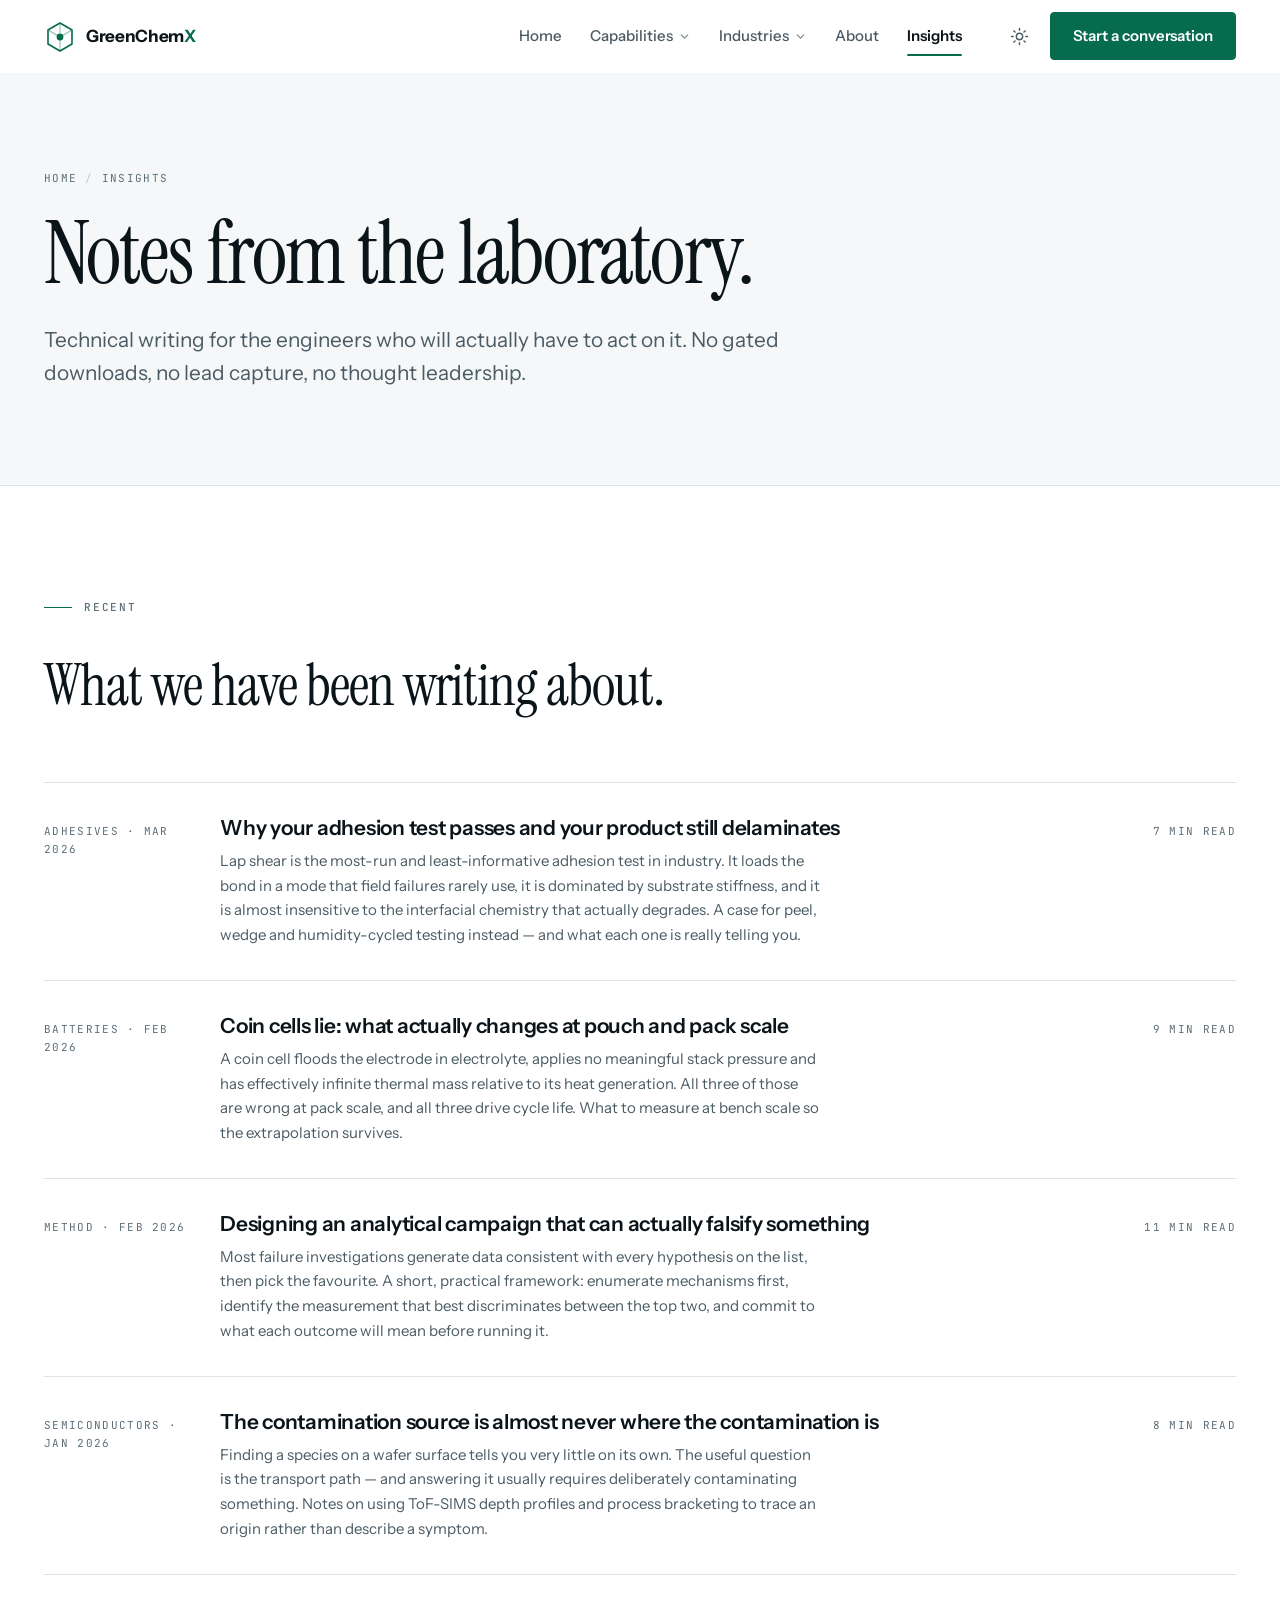
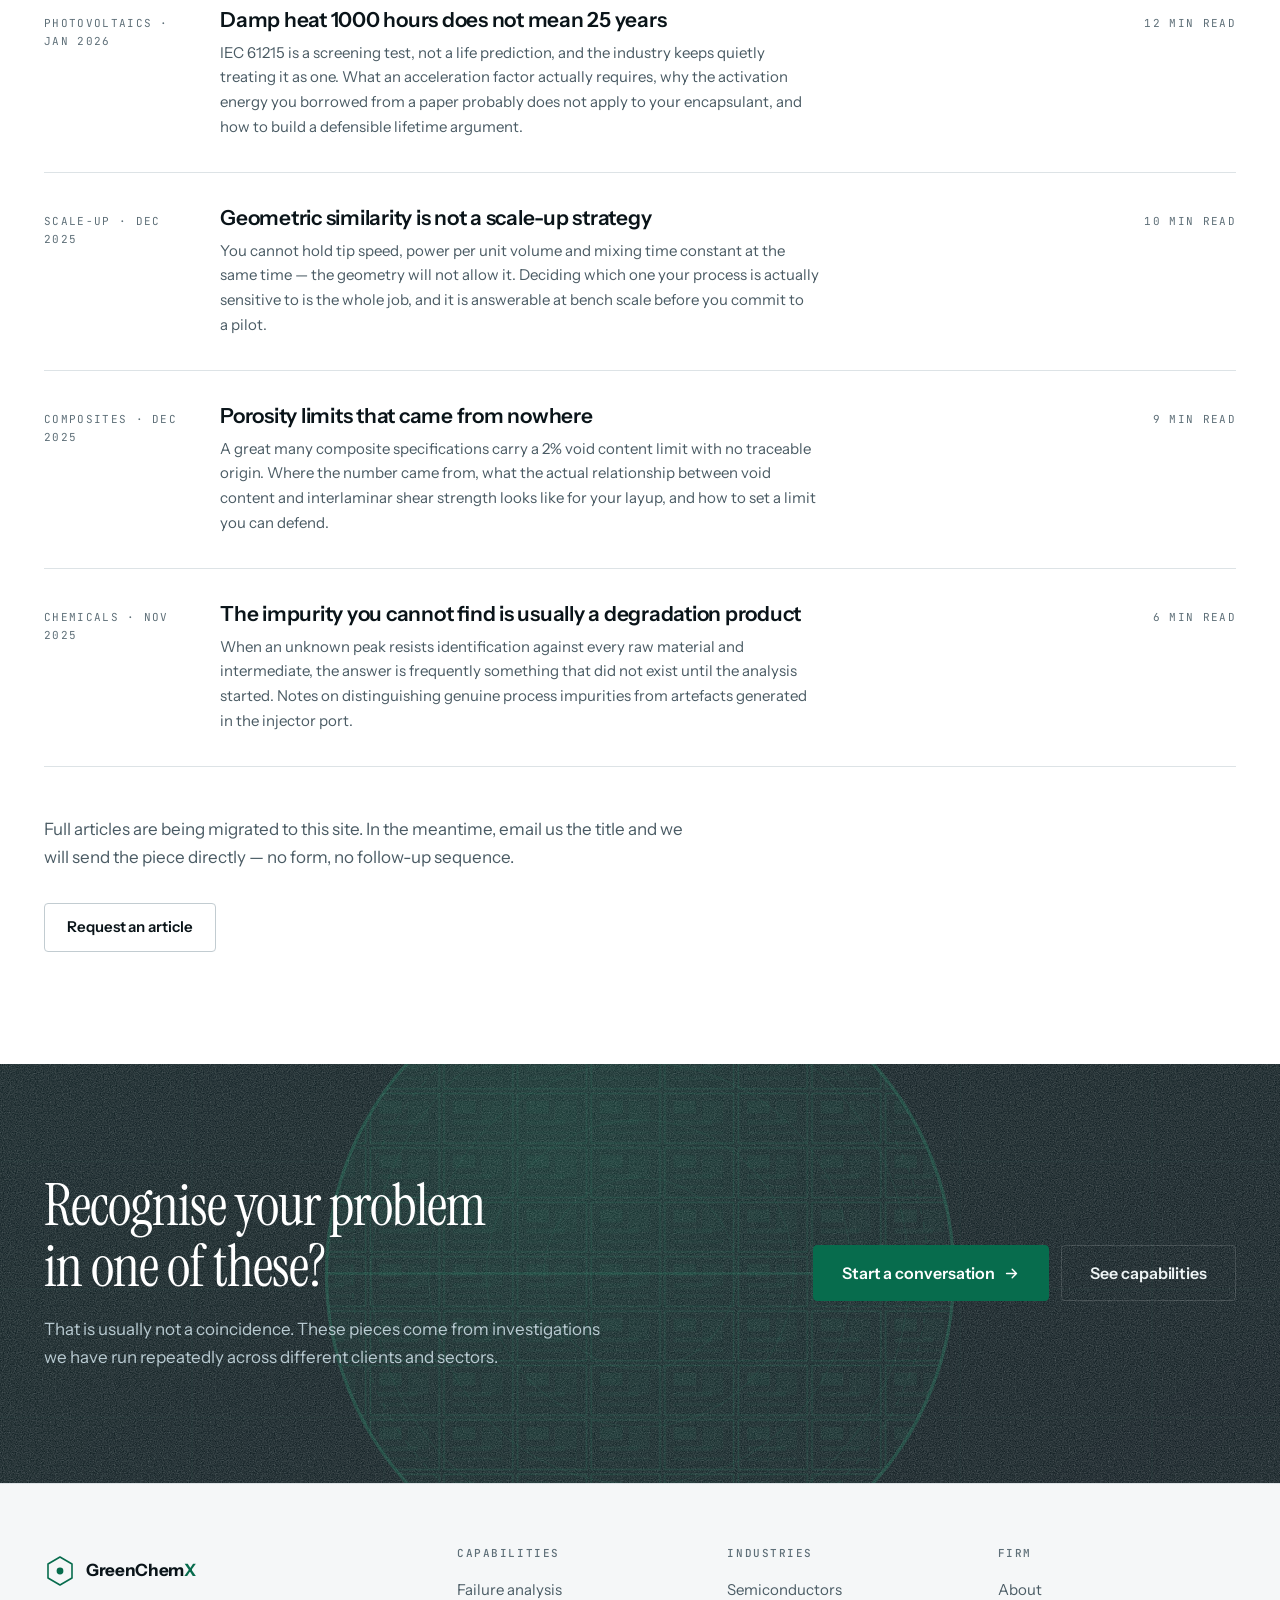
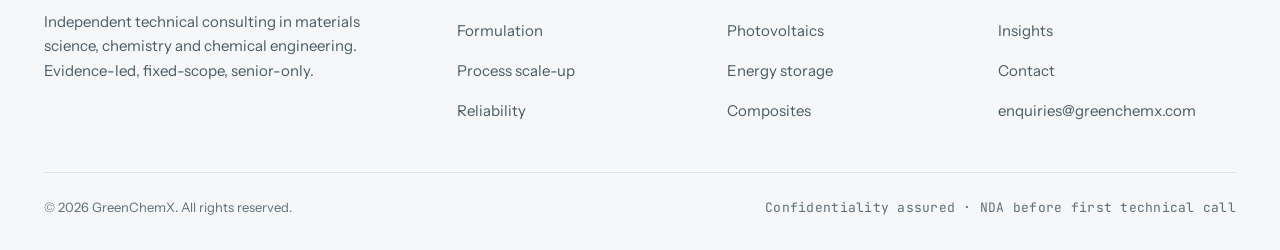
<file: insights.html>
<!DOCTYPE html>
<html lang="en" data-theme="light">
<head>
<meta charset="utf-8">
<meta name="viewport" content="width=device-width, initial-scale=1">
<title>Insights — Technical Notes on Materials Failure and Method | GreenChemX</title>
<meta name="description" content="Short technical pieces on failure modes, analytical method and scale-up, written for engineers working on semiconductors, photovoltaics, batteries, chemicals, adhesives and composites.">
<meta name="theme-color" content="#071319">
<link rel="canonical" href="https://greenchemx.com/insights.html">
<meta property="og:type" content="website">
<meta property="og:title" content="Insights | GreenChemX">
<meta property="og:description" content="Technical notes on materials failure, analytical method and scale-up. Written for engineers.">

<link rel="preconnect" href="https://fonts.googleapis.com">
<link rel="preconnect" href="https://fonts.gstatic.com" crossorigin>
<link rel="stylesheet" href="assets/css/main.css">
<link rel="icon" href="data:image/svg+xml,%3Csvg xmlns='http://www.w3.org/2000/svg' viewBox='0 0 32 32'%3E%3Crect width='32' height='32' rx='6' fill='%23071319'/%3E%3Cpath d='M16 6 26 12v12l-10 6-10-6V12z' fill='none' stroke='%2334d399' stroke-width='2'/%3E%3Ccircle cx='16' cy='18' r='3' fill='%2334d399'/%3E%3C/svg%3E">

<script>
  (function () {
    document.documentElement.classList.add('has-js');
    try {
      var stored = localStorage.getItem('gcx-theme');
      var theme = stored || (window.matchMedia('(prefers-color-scheme: dark)').matches ? 'dark' : 'light');
      document.documentElement.setAttribute('data-theme', theme);
    } catch (e) {}
  })();
</script>
</head>
<body>

<a class="skip-link" href="#main">Skip to main content</a>

<header class="site-header" data-nav-root>
  <div class="container">
    <nav class="nav" aria-label="Primary">
      <a class="brand" href="index.html">
        <svg class="brand__mark" viewBox="0 0 32 32" fill="none" aria-hidden="true">
          <path d="M16 3 28 10v14L16 31 4 24V10z" stroke="currentColor" stroke-width="1.6" stroke-linejoin="round"/>
          <path d="M16 3v10M28 10l-12 7M4 10l12 7M16 17v14" stroke="currentColor" stroke-width="1.1" stroke-opacity=".45"/>
          <circle cx="16" cy="17" r="3.4" fill="currentColor"/>
        </svg>
        <span class="brand__name">GreenChem<em>X</em></span>
      </a>

      <ul class="nav__links">
        <li><a class="nav__link" href="index.html">Home</a></li>
        <li class="nav__item">
          <button class="nav__link nav__trigger" type="button" data-menu-trigger="capabilities"
                  aria-expanded="false" aria-controls="menu-capabilities">Capabilities <svg class="nav__chev" width="13" height="13" viewBox="0 0 24 24" fill="none" stroke="currentColor" stroke-width="2.4" stroke-linecap="round" stroke-linejoin="round" aria-hidden="true"><path d="m6 9 6 6 6-6"/></svg></button>
        </li>
        <li class="nav__item">
          <button class="nav__link nav__trigger" type="button" data-menu-trigger="industries"
                  aria-expanded="false" aria-controls="menu-industries">Industries <svg class="nav__chev" width="13" height="13" viewBox="0 0 24 24" fill="none" stroke="currentColor" stroke-width="2.4" stroke-linecap="round" stroke-linejoin="round" aria-hidden="true"><path d="m6 9 6 6 6-6"/></svg></button>
        </li>
        <li><a class="nav__link" href="about.html">About</a></li>
        <li><a class="nav__link" href="insights.html" aria-current="page">Insights</a></li>
      </ul>

      <div class="nav__actions">
        <button class="icon-btn theme-toggle" type="button" data-theme-toggle aria-pressed="false" aria-label="Switch to dark theme">
          <svg class="icon-sun" width="19" height="19" viewBox="0 0 24 24" fill="none" stroke="currentColor" stroke-width="1.8" stroke-linecap="round" aria-hidden="true">
            <circle cx="12" cy="12" r="4"/><path d="M12 2v2M12 20v2M4.9 4.9l1.4 1.4M17.7 17.7l1.4 1.4M2 12h2M20 12h2M4.9 19.1l1.4-1.4M17.7 6.3l1.4-1.4"/>
          </svg>
          <svg class="icon-moon" width="19" height="19" viewBox="0 0 24 24" fill="none" stroke="currentColor" stroke-width="1.8" stroke-linecap="round" stroke-linejoin="round" aria-hidden="true">
            <path d="M21 12.8A9 9 0 1 1 11.2 3a7 7 0 0 0 9.8 9.8z"/>
          </svg>
        </button>
        <a class="btn btn--primary nav__cta" href="contact.html">Start a conversation</a>
        <button class="icon-btn nav__toggle" type="button" data-nav-open aria-expanded="false" aria-controls="mobile-nav" aria-label="Open menu">
          <svg width="22" height="22" viewBox="0 0 24 24" fill="none" stroke="currentColor" stroke-width="1.8" stroke-linecap="round" aria-hidden="true"><path d="M3 6h18M3 12h18M3 18h18"/></svg>
        </button>
      </div>
    </nav>
  </div>

  <div class="megamenu" id="menu-capabilities" data-menu-panel="capabilities" hidden>
    <div class="container megamenu__inner">
        <div class="megamenu__col">
          <p class="megamenu__label" id="mm-cap">Capabilities</p>
          <ul class="megamenu__list" aria-labelledby="mm-cap">
            <li>
              <a class="mm-item" href="capabilities.html#failure-analysis">
                <span class="mm-item__icon"><svg width="20" height="20" viewBox="0 0 24 24" fill="none" stroke="currentColor" stroke-width="1.6" stroke-linecap="round" stroke-linejoin="round" aria-hidden="true"><circle cx="10.5" cy="10.5" r="6.5"/><path d="m15.5 15.5 5 5"/><path d="M7.5 10.5h6M10.5 7.5v6" stroke-opacity=".5"/></svg></span>
                <span>
                  <span class="mm-item__title">Failure &amp; root-cause analysis</span>
                  <span class="mm-item__desc">Find the mechanism, then prove it</span>
                </span>
              </a>
            </li>
            <li>
              <a class="mm-item" href="capabilities.html#formulation">
                <span class="mm-item__icon"><svg width="20" height="20" viewBox="0 0 24 24" fill="none" stroke="currentColor" stroke-width="1.6" stroke-linecap="round" stroke-linejoin="round" aria-hidden="true"><circle cx="6" cy="7" r="2.4"/><circle cx="18" cy="7" r="2.4"/><circle cx="12" cy="17.5" r="2.4"/><path d="M8.2 8.3 10.5 15.4M15.8 8.3 13.5 15.4M8.4 7h7.2"/></svg></span>
                <span>
                  <span class="mm-item__title">Formulation &amp; materials selection</span>
                  <span class="mm-item__desc">Fewer experiments, better ones</span>
                </span>
              </a>
            </li>
            <li>
              <a class="mm-item" href="capabilities.html#scale-up">
                <span class="mm-item__icon"><svg width="20" height="20" viewBox="0 0 24 24" fill="none" stroke="currentColor" stroke-width="1.6" stroke-linecap="round" stroke-linejoin="round" aria-hidden="true"><path d="M4 19h4v-7H4zM10 19h4V8h-4zM16 19h4V4h-4z"/><path d="M2 21.5h20" stroke-opacity=".5"/></svg></span>
                <span>
                  <span class="mm-item__title">Process &amp; scale-up engineering</span>
                  <span class="mm-item__desc">Close the bench-to-plant gap</span>
                </span>
              </a>
            </li>
            <li>
              <a class="mm-item" href="capabilities.html#reliability">
                <span class="mm-item__icon"><svg width="20" height="20" viewBox="0 0 24 24" fill="none" stroke="currentColor" stroke-width="1.6" stroke-linecap="round" stroke-linejoin="round" aria-hidden="true"><path d="M12 2.5 20.5 6v6.5c0 4.9-3.4 8.3-8.5 9.6-5.1-1.3-8.5-4.7-8.5-9.6V6z"/><path d="m8.6 12 2.4 2.4 4.4-4.6"/></svg></span>
                <span>
                  <span class="mm-item__title">Reliability &amp; qualification</span>
                  <span class="mm-item__desc">Tests that predict something real</span>
                </span>
              </a>
            </li>
          </ul>
        </div>
        <div class="megamenu__col">
          <p class="megamenu__label" id="mm-eng">How we engage</p>
          <ul class="megamenu__list" aria-labelledby="mm-eng">
            <li>
              <a class="mm-item" href="capabilities.html#engagement-models">
                <span class="mm-item__icon"><svg width="20" height="20" viewBox="0 0 24 24" fill="none" stroke="currentColor" stroke-width="1.6" stroke-linecap="round" stroke-linejoin="round" aria-hidden="true"><rect x="3" y="3.5" width="18" height="5" rx="1.4"/><rect x="3" y="11" width="18" height="5" rx="1.4"/><path d="M6.5 19.5h11"/></svg></span>
                <span>
                  <span class="mm-item__title">Engagement models</span>
                  <span class="mm-item__desc">Three ways to work with us</span>
                </span>
              </a>
            </li>
            <li>
              <a class="mm-item" href="capabilities.html#practicalities">
                <span class="mm-item__icon"><svg width="20" height="20" viewBox="0 0 24 24" fill="none" stroke="currentColor" stroke-width="1.6" stroke-linecap="round" stroke-linejoin="round" aria-hidden="true"><circle cx="12" cy="12" r="9.2"/><path d="M9.6 9.4a2.5 2.5 0 1 1 3.4 2.3c-.7.3-1 .9-1 1.7"/><path d="M12 17h.01"/></svg></span>
                <span>
                  <span class="mm-item__title">Practicalities</span>
                  <span class="mm-item__desc">Laboratories, IP, confidentiality</span>
                </span>
              </a>
            </li>
            <li>
              <a class="mm-item" href="about.html#terms">
                <span class="mm-item__icon"><svg width="20" height="20" viewBox="0 0 24 24" fill="none" stroke="currentColor" stroke-width="1.6" stroke-linecap="round" stroke-linejoin="round" aria-hidden="true"><path d="M6 2.5h8l4.5 4.5v14.5H6z"/><path d="M14 2.5V7h4.5" stroke-opacity=".6"/><path d="M9 12h6M9 16h6" stroke-opacity=".6"/></svg></span>
                <span>
                  <span class="mm-item__title">Engagement terms</span>
                  <span class="mm-item__desc">What you can hold us to</span>
                </span>
              </a>
            </li>
          </ul>
        </div>
        <div class="megamenu__promo">
          <h3>Not sure which you need?</h3>
          <p>Describe the symptom. Working out which capability applies is our job, and we will tell you honestly if the answer is none of them.</p>
          <p><a class="link" href="contact.html">Describe your problem
            <svg width="14" height="14" viewBox="0 0 24 24" fill="none" stroke="currentColor" stroke-width="2.2" stroke-linecap="round" stroke-linejoin="round" aria-hidden="true"><path d="M5 12h14M13 6l6 6-6 6"/></svg>
          </a></p>
        </div>
    </div>
  </div>

  <div class="megamenu" id="menu-industries" data-menu-panel="industries" hidden>
    <div class="container megamenu__inner">
        <div class="megamenu__col">
          <p class="megamenu__label" id="mm-ind-0">Electronics &amp; energy</p>
          <ul class="megamenu__list" aria-labelledby="mm-ind-0">
            <li>
              <a class="mm-item" href="industries.html#semiconductors" style="--sector: var(--sig-semi)">
                <span class="mm-item__icon"><svg width="20" height="20" viewBox="0 0 24 24" fill="none" stroke="currentColor" stroke-width="1.6" stroke-linecap="round" stroke-linejoin="round" aria-hidden="true"><rect x="5.5" y="5.5" width="13" height="13" rx="1.6"/><rect x="9.5" y="9.5" width="5" height="5" rx=".8"/><path d="M9 2.5v3M15 2.5v3M9 18.5v3M15 18.5v3M2.5 9h3M2.5 15h3M18.5 9h3M18.5 15h3" stroke-opacity=".65"/></svg></span>
                <span>
                  <span class="mm-item__title">Semiconductors</span>
                  <span class="mm-item__desc">Yield, thin films, packaging stress</span>
                </span>
              </a>
            </li>
            <li>
              <a class="mm-item" href="industries.html#photovoltaics" style="--sector: var(--sig-solar)">
                <span class="mm-item__icon"><svg width="20" height="20" viewBox="0 0 24 24" fill="none" stroke="currentColor" stroke-width="1.6" stroke-linecap="round" stroke-linejoin="round" aria-hidden="true"><path d="M3.5 14.5h17l-2-8.5h-13z"/><path d="M12 6v8.5M8.4 6 7.2 14.5M15.6 6l1.2 8.5M4.6 10.2h14.8" stroke-opacity=".6"/><path d="M12 14.5v6M9 20.5h6"/></svg></span>
                <span>
                  <span class="mm-item__title">Solar &amp; photovoltaics</span>
                  <span class="mm-item__desc">Degradation, encapsulants, PID</span>
                </span>
              </a>
            </li>
          </ul>
        </div>
        <div class="megamenu__col">
          <p class="megamenu__label" id="mm-ind-1">Storage &amp; chemistry</p>
          <ul class="megamenu__list" aria-labelledby="mm-ind-1">
            <li>
              <a class="mm-item" href="industries.html#batteries" style="--sector: var(--sig-batt)">
                <span class="mm-item__icon"><svg width="20" height="20" viewBox="0 0 24 24" fill="none" stroke="currentColor" stroke-width="1.6" stroke-linecap="round" stroke-linejoin="round" aria-hidden="true"><rect x="2.5" y="7" width="16.5" height="10" rx="2"/><path d="M21.8 10.2v3.6"/><path d="M11.4 9.4 8.8 12.6h3.4l-2.4 3.2"/></svg></span>
                <span>
                  <span class="mm-item__title">Batteries &amp; energy storage</span>
                  <span class="mm-item__desc">Capacity fade, coating, safety</span>
                </span>
              </a>
            </li>
            <li>
              <a class="mm-item" href="industries.html#chemicals" style="--sector: var(--sig-chem)">
                <span class="mm-item__icon"><svg width="20" height="20" viewBox="0 0 24 24" fill="none" stroke="currentColor" stroke-width="1.6" stroke-linecap="round" stroke-linejoin="round" aria-hidden="true"><path d="M9.2 2.8h5.6"/><path d="M10.2 2.8v6.4L5 18a2 2 0 0 0 1.7 3h10.6a2 2 0 0 0 1.7-3l-5.2-8.8V2.8"/><path d="M7.6 15.2h8.8" stroke-opacity=".6"/></svg></span>
                <span>
                  <span class="mm-item__title">Specialty chemicals</span>
                  <span class="mm-item__desc">Impurities, scale-up, crystallisation</span>
                </span>
              </a>
            </li>
          </ul>
        </div>
        <div class="megamenu__col">
          <p class="megamenu__label" id="mm-ind-2">Interfaces &amp; structures</p>
          <ul class="megamenu__list" aria-labelledby="mm-ind-2">
            <li>
              <a class="mm-item" href="industries.html#adhesives" style="--sector: var(--sig-adhesive)">
                <span class="mm-item__icon"><svg width="20" height="20" viewBox="0 0 24 24" fill="none" stroke="currentColor" stroke-width="1.6" stroke-linecap="round" stroke-linejoin="round" aria-hidden="true"><rect x="3" y="3.5" width="18" height="3.6" rx="1"/><rect x="3" y="16.9" width="18" height="3.6" rx="1"/><path d="M12 7.1c-1.9 2-2.9 3.2-2.9 4.6a2.9 2.9 0 0 0 5.8 0c0-1.4-1-2.6-2.9-4.6z"/></svg></span>
                <span>
                  <span class="mm-item__title">Adhesives &amp; coatings</span>
                  <span class="mm-item__desc">Surface prep, cure, durability</span>
                </span>
              </a>
            </li>
            <li>
              <a class="mm-item" href="industries.html#composites" style="--sector: var(--sig-composite)">
                <span class="mm-item__icon"><svg width="20" height="20" viewBox="0 0 24 24" fill="none" stroke="currentColor" stroke-width="1.6" stroke-linecap="round" stroke-linejoin="round" aria-hidden="true"><path d="M12 2.8 2.5 7.4 12 12l9.5-4.6z"/><path d="M2.5 12 12 16.6 21.5 12" stroke-opacity=".7"/><path d="M2.5 16.6 12 21.2l9.5-4.6" stroke-opacity=".45"/></svg></span>
                <span>
                  <span class="mm-item__title">Composites</span>
                  <span class="mm-item__desc">Porosity, cure cycle, joints</span>
                </span>
              </a>
            </li>
          </ul>
        </div>
    </div>
  </div>
</header>

<div class="mobile-nav" id="mobile-nav" aria-hidden="true">
  <div class="mobile-nav__head">
    <span class="brand">
        <svg class="brand__mark" viewBox="0 0 32 32" fill="none" aria-hidden="true">
          <path d="M16 3 28 10v14L16 31 4 24V10z" stroke="currentColor" stroke-width="1.6" stroke-linejoin="round"/>
          <circle cx="16" cy="17" r="3.4" fill="currentColor"/>
        </svg>
        <span class="brand__name">GreenChem<em>X</em></span>
    </span>
    <button class="icon-btn" type="button" data-nav-close aria-label="Close menu">
      <svg width="22" height="22" viewBox="0 0 24 24" fill="none" stroke="currentColor" stroke-width="1.8" stroke-linecap="round" aria-hidden="true"><path d="M18 6 6 18M6 6l12 12"/></svg>
    </button>
  </div>

  <nav aria-label="Mobile">
    <a class="mobile-nav__link" href="index.html">Home</a>
    <details class="mobile-nav__group">
      <summary class="mobile-nav__link">Capabilities <svg class="mobile-nav__chev" width="20" height="20" viewBox="0 0 24 24" fill="none" stroke="currentColor" stroke-width="2" stroke-linecap="round" stroke-linejoin="round" aria-hidden="true"><path d="m6 9 6 6 6-6"/></svg></summary>
      <ul class="mobile-nav__sub">
        <li><a href="capabilities.html#failure-analysis"><svg width="20" height="20" viewBox="0 0 24 24" fill="none" stroke="currentColor" stroke-width="1.6" stroke-linecap="round" stroke-linejoin="round" aria-hidden="true"><circle cx="10.5" cy="10.5" r="6.5"/><path d="m15.5 15.5 5 5"/><path d="M7.5 10.5h6M10.5 7.5v6" stroke-opacity=".5"/></svg><span>Failure &amp; root-cause analysis</span></a></li>
        <li><a href="capabilities.html#formulation"><svg width="20" height="20" viewBox="0 0 24 24" fill="none" stroke="currentColor" stroke-width="1.6" stroke-linecap="round" stroke-linejoin="round" aria-hidden="true"><circle cx="6" cy="7" r="2.4"/><circle cx="18" cy="7" r="2.4"/><circle cx="12" cy="17.5" r="2.4"/><path d="M8.2 8.3 10.5 15.4M15.8 8.3 13.5 15.4M8.4 7h7.2"/></svg><span>Formulation &amp; materials selection</span></a></li>
        <li><a href="capabilities.html#scale-up"><svg width="20" height="20" viewBox="0 0 24 24" fill="none" stroke="currentColor" stroke-width="1.6" stroke-linecap="round" stroke-linejoin="round" aria-hidden="true"><path d="M4 19h4v-7H4zM10 19h4V8h-4zM16 19h4V4h-4z"/><path d="M2 21.5h20" stroke-opacity=".5"/></svg><span>Process &amp; scale-up engineering</span></a></li>
        <li><a href="capabilities.html#reliability"><svg width="20" height="20" viewBox="0 0 24 24" fill="none" stroke="currentColor" stroke-width="1.6" stroke-linecap="round" stroke-linejoin="round" aria-hidden="true"><path d="M12 2.5 20.5 6v6.5c0 4.9-3.4 8.3-8.5 9.6-5.1-1.3-8.5-4.7-8.5-9.6V6z"/><path d="m8.6 12 2.4 2.4 4.4-4.6"/></svg><span>Reliability &amp; qualification</span></a></li>
        <li><a href="capabilities.html#engagement-models"><svg width="20" height="20" viewBox="0 0 24 24" fill="none" stroke="currentColor" stroke-width="1.6" stroke-linecap="round" stroke-linejoin="round" aria-hidden="true"><rect x="3" y="3.5" width="18" height="5" rx="1.4"/><rect x="3" y="11" width="18" height="5" rx="1.4"/><path d="M6.5 19.5h11"/></svg><span>Engagement models</span></a></li>
        <li><a href="capabilities.html#practicalities"><svg width="20" height="20" viewBox="0 0 24 24" fill="none" stroke="currentColor" stroke-width="1.6" stroke-linecap="round" stroke-linejoin="round" aria-hidden="true"><circle cx="12" cy="12" r="9.2"/><path d="M9.6 9.4a2.5 2.5 0 1 1 3.4 2.3c-.7.3-1 .9-1 1.7"/><path d="M12 17h.01"/></svg><span>Practicalities</span></a></li>
        <li><a href="about.html#terms"><svg width="20" height="20" viewBox="0 0 24 24" fill="none" stroke="currentColor" stroke-width="1.6" stroke-linecap="round" stroke-linejoin="round" aria-hidden="true"><path d="M6 2.5h8l4.5 4.5v14.5H6z"/><path d="M14 2.5V7h4.5" stroke-opacity=".6"/><path d="M9 12h6M9 16h6" stroke-opacity=".6"/></svg><span>Engagement terms</span></a></li>
      </ul>
    </details>
    <details class="mobile-nav__group">
      <summary class="mobile-nav__link">Industries <svg class="mobile-nav__chev" width="20" height="20" viewBox="0 0 24 24" fill="none" stroke="currentColor" stroke-width="2" stroke-linecap="round" stroke-linejoin="round" aria-hidden="true"><path d="m6 9 6 6 6-6"/></svg></summary>
      <ul class="mobile-nav__sub">
        <li><a href="industries.html#semiconductors" style="--sector: var(--sig-semi)"><svg width="20" height="20" viewBox="0 0 24 24" fill="none" stroke="currentColor" stroke-width="1.6" stroke-linecap="round" stroke-linejoin="round" aria-hidden="true"><rect x="5.5" y="5.5" width="13" height="13" rx="1.6"/><rect x="9.5" y="9.5" width="5" height="5" rx=".8"/><path d="M9 2.5v3M15 2.5v3M9 18.5v3M15 18.5v3M2.5 9h3M2.5 15h3M18.5 9h3M18.5 15h3" stroke-opacity=".65"/></svg><span>Semiconductors</span></a></li>
        <li><a href="industries.html#photovoltaics" style="--sector: var(--sig-solar)"><svg width="20" height="20" viewBox="0 0 24 24" fill="none" stroke="currentColor" stroke-width="1.6" stroke-linecap="round" stroke-linejoin="round" aria-hidden="true"><path d="M3.5 14.5h17l-2-8.5h-13z"/><path d="M12 6v8.5M8.4 6 7.2 14.5M15.6 6l1.2 8.5M4.6 10.2h14.8" stroke-opacity=".6"/><path d="M12 14.5v6M9 20.5h6"/></svg><span>Solar &amp; photovoltaics</span></a></li>
        <li><a href="industries.html#batteries" style="--sector: var(--sig-batt)"><svg width="20" height="20" viewBox="0 0 24 24" fill="none" stroke="currentColor" stroke-width="1.6" stroke-linecap="round" stroke-linejoin="round" aria-hidden="true"><rect x="2.5" y="7" width="16.5" height="10" rx="2"/><path d="M21.8 10.2v3.6"/><path d="M11.4 9.4 8.8 12.6h3.4l-2.4 3.2"/></svg><span>Batteries &amp; energy storage</span></a></li>
        <li><a href="industries.html#chemicals" style="--sector: var(--sig-chem)"><svg width="20" height="20" viewBox="0 0 24 24" fill="none" stroke="currentColor" stroke-width="1.6" stroke-linecap="round" stroke-linejoin="round" aria-hidden="true"><path d="M9.2 2.8h5.6"/><path d="M10.2 2.8v6.4L5 18a2 2 0 0 0 1.7 3h10.6a2 2 0 0 0 1.7-3l-5.2-8.8V2.8"/><path d="M7.6 15.2h8.8" stroke-opacity=".6"/></svg><span>Specialty chemicals</span></a></li>
        <li><a href="industries.html#adhesives" style="--sector: var(--sig-adhesive)"><svg width="20" height="20" viewBox="0 0 24 24" fill="none" stroke="currentColor" stroke-width="1.6" stroke-linecap="round" stroke-linejoin="round" aria-hidden="true"><rect x="3" y="3.5" width="18" height="3.6" rx="1"/><rect x="3" y="16.9" width="18" height="3.6" rx="1"/><path d="M12 7.1c-1.9 2-2.9 3.2-2.9 4.6a2.9 2.9 0 0 0 5.8 0c0-1.4-1-2.6-2.9-4.6z"/></svg><span>Adhesives &amp; coatings</span></a></li>
        <li><a href="industries.html#composites" style="--sector: var(--sig-composite)"><svg width="20" height="20" viewBox="0 0 24 24" fill="none" stroke="currentColor" stroke-width="1.6" stroke-linecap="round" stroke-linejoin="round" aria-hidden="true"><path d="M12 2.8 2.5 7.4 12 12l9.5-4.6z"/><path d="M2.5 12 12 16.6 21.5 12" stroke-opacity=".7"/><path d="M2.5 16.6 12 21.2l9.5-4.6" stroke-opacity=".45"/></svg><span>Composites</span></a></li>
      </ul>
    </details>
    <a class="mobile-nav__link" href="about.html">About</a>
    <a class="mobile-nav__link" href="insights.html" aria-current="page">Insights</a>
  </nav>

  <a class="btn btn--primary btn--lg" href="contact.html">Start a conversation</a>
  <p class="mobile-nav__meta">A senior engineer replies within two working days.</p>
</div>

<main id="main">

  <div class="page-head">
    <div class="container">
      <ol class="breadcrumbs">
        <li><a href="index.html">Home</a></li>
        <li>Insights</li>
      </ol>
      <h1>Notes from the laboratory.</h1>
      <p class="lede">
        Technical writing for the engineers who will actually have to act on it. No
        gated downloads, no lead capture, no thought leadership.
      </p>
    </div>
  </div>

  <section class="section">
    <div class="container">

      <div class="section-head" data-reveal>
        <p class="eyebrow">Recent</p>
        <h2>What we have been writing about.</h2>
      </div>

      <div class="article-list" data-reveal>

        <article class="article">
          <span class="article__meta">Adhesives &#183; Mar 2026</span>
          <div>
            <h3>Why your adhesion test passes and your product still delaminates</h3>
            <p>
              Lap shear is the most-run and least-informative adhesion test in industry.
              It loads the bond in a mode that field failures rarely use, it is dominated
              by substrate stiffness, and it is almost insensitive to the interfacial
              chemistry that actually degrades. A case for peel, wedge and
              humidity-cycled testing instead &mdash; and what each one is really telling you.
            </p>
          </div>
          <span class="article__read">7 min read</span>
        </article>

        <article class="article">
          <span class="article__meta">Batteries &#183; Feb 2026</span>
          <div>
            <h3>Coin cells lie: what actually changes at pouch and pack scale</h3>
            <p>
              A coin cell floods the electrode in electrolyte, applies no meaningful stack
              pressure and has effectively infinite thermal mass relative to its heat
              generation. All three of those are wrong at pack scale, and all three drive
              cycle life. What to measure at bench scale so the extrapolation survives.
            </p>
          </div>
          <span class="article__read">9 min read</span>
        </article>

        <article class="article">
          <span class="article__meta">Method &#183; Feb 2026</span>
          <div>
            <h3>Designing an analytical campaign that can actually falsify something</h3>
            <p>
              Most failure investigations generate data consistent with every hypothesis on
              the list, then pick the favourite. A short, practical framework: enumerate
              mechanisms first, identify the measurement that best discriminates between
              the top two, and commit to what each outcome will mean before running it.
            </p>
          </div>
          <span class="article__read">11 min read</span>
        </article>

        <article class="article">
          <span class="article__meta">Semiconductors &#183; Jan 2026</span>
          <div>
            <h3>The contamination source is almost never where the contamination is</h3>
            <p>
              Finding a species on a wafer surface tells you very little on its own. The
              useful question is the transport path &mdash; and answering it usually
              requires deliberately contaminating something. Notes on using ToF-SIMS depth
              profiles and process bracketing to trace an origin rather than describe a symptom.
            </p>
          </div>
          <span class="article__read">8 min read</span>
        </article>

        <article class="article">
          <span class="article__meta">Photovoltaics &#183; Jan 2026</span>
          <div>
            <h3>Damp heat 1000 hours does not mean 25 years</h3>
            <p>
              IEC 61215 is a screening test, not a life prediction, and the industry keeps
              quietly treating it as one. What an acceleration factor actually requires,
              why the activation energy you borrowed from a paper probably does not apply
              to your encapsulant, and how to build a defensible lifetime argument.
            </p>
          </div>
          <span class="article__read">12 min read</span>
        </article>

        <article class="article">
          <span class="article__meta">Scale-up &#183; Dec 2025</span>
          <div>
            <h3>Geometric similarity is not a scale-up strategy</h3>
            <p>
              You cannot hold tip speed, power per unit volume and mixing time constant at
              the same time &mdash; the geometry will not allow it. Deciding which one your
              process is actually sensitive to is the whole job, and it is answerable at
              bench scale before you commit to a pilot.
            </p>
          </div>
          <span class="article__read">10 min read</span>
        </article>

        <article class="article">
          <span class="article__meta">Composites &#183; Dec 2025</span>
          <div>
            <h3>Porosity limits that came from nowhere</h3>
            <p>
              A great many composite specifications carry a 2% void content limit with no
              traceable origin. Where the number came from, what the actual relationship
              between void content and interlaminar shear strength looks like for your
              layup, and how to set a limit you can defend.
            </p>
          </div>
          <span class="article__read">9 min read</span>
        </article>

        <article class="article">
          <span class="article__meta">Chemicals &#183; Nov 2025</span>
          <div>
            <h3>The impurity you cannot find is usually a degradation product</h3>
            <p>
              When an unknown peak resists identification against every raw material and
              intermediate, the answer is frequently something that did not exist until the
              analysis started. Notes on distinguishing genuine process impurities from
              artefacts generated in the injector port.
            </p>
          </div>
          <span class="article__read">6 min read</span>
        </article>

      </div>

      <div class="mt-7" data-reveal>
        <p class="muted" style="max-width: 60ch;">
          Full articles are being migrated to this site. In the meantime, email us the
          title and we will send the piece directly &mdash; no form, no follow-up sequence.
        </p>
        <div class="btn-row mt-6">
          <a class="btn btn--secondary" href="mailto:enquiries@greenchemx.com?subject=Article%20request">
            Request an article
          </a>
        </div>
      </div>

    </div>
  </section>

  <section class="cta-band">
    <span class="art art--semiconductors cta-band__grid" aria-hidden="true"></span>
    <div class="container">
      <div class="cta-band__inner">
        <div>
          <h2>Recognise your problem in one of these?</h2>
          <p>
            That is usually not a coincidence. These pieces come from investigations we
            have run repeatedly across different clients and sectors.
          </p>
        </div>
        <div class="btn-row">
          <a class="btn btn--primary btn--lg" href="contact.html">
            Start a conversation
            <svg class="arrow" width="17" height="17" viewBox="0 0 24 24" fill="none" stroke="currentColor" stroke-width="2" stroke-linecap="round" stroke-linejoin="round" aria-hidden="true"><path d="M5 12h14M13 6l6 6-6 6"/></svg>
          </a>
          <a class="btn btn--on-inverse btn--lg" href="capabilities.html">See capabilities</a>
        </div>
      </div>
    </div>
  </section>

</main>

<footer class="site-footer">
  <div class="container">
    <div class="footer__grid">
      <div class="footer__about">
        <a class="brand" href="index.html">
          <svg class="brand__mark" viewBox="0 0 32 32" fill="none" aria-hidden="true">
            <path d="M16 3 28 10v14L16 31 4 24V10z" stroke="currentColor" stroke-width="1.6" stroke-linejoin="round"/>
            <circle cx="16" cy="17" r="3.4" fill="currentColor"/>
          </svg>
          <span class="brand__name">GreenChem<em>X</em></span>
        </a>
        <p>
          Independent technical consulting in materials science, chemistry and chemical
          engineering. Evidence-led, fixed-scope, senior-only.
        </p>
      </div>
      <div class="footer__col">
        <h2>Capabilities</h2>
        <ul>
          <li><a href="capabilities.html#failure-analysis">Failure analysis</a></li>
          <li><a href="capabilities.html#formulation">Formulation</a></li>
          <li><a href="capabilities.html#scale-up">Process scale-up</a></li>
          <li><a href="capabilities.html#reliability">Reliability</a></li>
        </ul>
      </div>
      <div class="footer__col">
        <h2>Industries</h2>
        <ul>
          <li><a href="industries.html#semiconductors">Semiconductors</a></li>
          <li><a href="industries.html#photovoltaics">Photovoltaics</a></li>
          <li><a href="industries.html#batteries">Energy storage</a></li>
          <li><a href="industries.html#composites">Composites</a></li>
        </ul>
      </div>
      <div class="footer__col">
        <h2>Firm</h2>
        <ul>
          <li><a href="about.html">About</a></li>
          <li><a href="insights.html">Insights</a></li>
          <li><a href="contact.html">Contact</a></li>
          <li><a href="mailto:enquiries@greenchemx.com">enquiries@greenchemx.com</a></li>
        </ul>
      </div>
    </div>
    <div class="footer__bottom">
      <span>&copy; <span data-year>2026</span> GreenChemX. All rights reserved.</span>
      <span class="mono">Confidentiality assured &#183; NDA before first technical call</span>
    </div>
  </div>
</footer>

<script src="assets/js/main.js" defer></script>
</body>
</html>
</file>
<file: assets/css/main.css>
@import url('https://fonts.googleapis.com/css2?family=Instrument+Sans:ital,wght@0,400..700;1,400..600&family=Instrument+Serif:ital@0;1&family=JetBrains+Mono:wght@400;500&display=swap');

/* ==========================================================================
   GreenChemX — Design tokens
   Swiss-modern grid discipline + editorial typography.
   Light is the default theme; dark is a peer, not an inversion.
   ========================================================================== */

:root {
  /* --- Brand ---------------------------------------------------------- */
  --ink-900: #071319;
  --ink-800: #0b1e27;
  --ink-700: #123040;
  --ink-600: #1c4457;

  --emerald-700: #076c4d;
  --emerald-600: #0b8f66;
  --emerald-500: #12a97a;
  --emerald-400: #34d399;
  --emerald-050: #e9f7f1;

  /* Sector signal colours. Chroma is deliberately pulled back so the six read
     as one tonal family rather than a rainbow when the grid shows them all at
     once; full saturation is a hover reward, not the resting state. Dark
     enough to carry 10px tag text at AA on a light surface. */
  --sig-semi: #245c7d;
  --sig-solar: #6f541c;
  --sig-batt: #2a6049;
  --sig-chem: #1d5c59;
  --sig-adhesive: #77492c;
  --sig-composite: #414c66;

  /* --- Semantic (light) ----------------------------------------------- */
  --bg: #ffffff;
  --bg-subtle: #f5f7f8;
  --bg-sunken: #eceff1;
  --surface: #ffffff;
  --surface-raised: #ffffff;
  --surface-inverse: var(--ink-900);

  --fg: #0a1419;
  --fg-muted: #4a5b64;
  /* #6b7c85 measured 4.33:1 on --bg-subtle — below AA for the mono eyebrows. */
  --fg-subtle: #5e6f78;
  --fg-on-inverse: #eef4f5;
  --fg-muted-on-inverse: #9fb4bc;

  /* emerald-600 gives only 4.09:1 for white button text; -700 gives 6.4:1
     both as a button fill and as link text on white. */
  --accent: var(--emerald-700);
  --accent-hover: #054e37;
  --accent-fg: #ffffff;
  --accent-quiet: var(--emerald-050);
  --accent-on-inverse: var(--emerald-400);

  --border: #dde3e6;
  --border-strong: #c2ccd1;
  --border-inverse: rgba(255, 255, 255, 0.14);

  --ring: var(--emerald-600);
  --danger: #b4322b;
  --danger-quiet: #fdf0ef;
  --success: var(--emerald-700);

  /* --- Type ----------------------------------------------------------- */
  --font-display: 'Instrument Serif', 'Iowan Old Style', Georgia, serif;
  /* Instrument Sans, not Inter. Same foundry as the display face, so the
     pairing is a system rather than a coincidence — and it is not the font
     every other site defaults to. */
  --font-sans: 'Instrument Sans', -apple-system, BlinkMacSystemFont, 'Segoe UI', system-ui, sans-serif;
  --font-mono: 'JetBrains Mono', ui-monospace, 'SF Mono', Menlo, monospace;

  --step--1: clamp(0.82rem, 0.8rem + 0.1vw, 0.875rem);
  --step-0: clamp(1rem, 0.97rem + 0.15vw, 1.0625rem);
  --step-1: clamp(1.15rem, 1.1rem + 0.25vw, 1.3rem);
  --step-2: clamp(1.4rem, 1.3rem + 0.5vw, 1.75rem);
  --step-3: clamp(1.75rem, 1.55rem + 1vw, 2.5rem);
  --step-4: clamp(2.3rem, 1.8rem + 2.2vw, 3.75rem);
  --step-5: clamp(3rem, 2rem + 4.2vw, 6rem);

  /* --- Space (8px base, 4px half-steps) -------------------------------- */
  --sp-1: 0.25rem;
  --sp-2: 0.5rem;
  --sp-3: 0.75rem;
  --sp-4: 1rem;
  --sp-5: 1.5rem;
  --sp-6: 2rem;
  --sp-7: 3rem;
  --sp-8: 4rem;
  --sp-9: 6rem;
  --sp-10: 8rem;

  --section-y: clamp(4rem, 3rem + 5vw, 8rem);
  --gutter: clamp(1.25rem, 0.75rem + 2.5vw, 3rem);
  --measure: 68ch;
  --container: 1280px;
  --container-narrow: 860px;

  /* --- Form ------------------------------------------------------------ */
  --radius-sm: 2px;
  --radius: 4px;
  --radius-lg: 8px;

  --shadow-sm: 0 1px 2px rgba(7, 19, 25, 0.06), 0 1px 1px rgba(7, 19, 25, 0.04);
  --shadow: 0 4px 16px rgba(7, 19, 25, 0.07), 0 1px 3px rgba(7, 19, 25, 0.05);
  --shadow-lg: 0 18px 48px rgba(7, 19, 25, 0.13), 0 4px 12px rgba(7, 19, 25, 0.06);

  /* --- Motion ---------------------------------------------------------- */
  --dur-fast: 140ms;
  --dur: 220ms;
  --dur-slow: 380ms;
  --ease-out: cubic-bezier(0.22, 1, 0.36, 1);
  --ease-in: cubic-bezier(0.55, 0, 1, 0.45);
  /* Expo-out. Long tail, almost no overshoot — reads composed rather than bouncy. */
  --ease-reveal: cubic-bezier(0.16, 1, 0.3, 1);

  /* Fine film grain. Gives dark surfaces tooth so large flat fields don't read
     as flat digital black. Kept under 4% so it is felt, not seen. */
  --grain: url("data:image/svg+xml,%3Csvg xmlns='http://www.w3.org/2000/svg' width='160' height='160'%3E%3Cfilter id='g'%3E%3CfeTurbulence type='fractalNoise' baseFrequency='0.85' numOctaves='3' stitchTiles='stitch'/%3E%3CfeColorMatrix type='saturate' values='0'/%3E%3C/filter%3E%3Crect width='160' height='160' filter='url(%23g)' opacity='0.38'/%3E%3C/svg%3E");

  /* --- Layers ----------------------------------------------------------- */
  --z-base: 0;
  --z-raised: 10;
  --z-sticky: 40;
  --z-nav: 60;
  --z-overlay: 80;
  --z-modal: 100;

  color-scheme: light;
}

[data-theme='dark'] {
  --bg: #060f14;
  --bg-subtle: #0a1a22;
  --bg-sunken: #040b0f;
  --surface: #0d2028;
  --surface-raised: #123039;
  --surface-inverse: #0a1a22;

  --fg: #e9f1f3;
  --fg-muted: #a4b8c0;
  --fg-subtle: #7e949d;
  --fg-on-inverse: #e9f1f3;
  --fg-muted-on-inverse: #a4b8c0;

  --accent: var(--emerald-400);
  --accent-hover: #5ee2b1;
  --accent-fg: #04231a;
  --accent-quiet: rgba(52, 211, 153, 0.12);
  --accent-on-inverse: var(--emerald-400);

  --border: rgba(255, 255, 255, 0.12);
  --border-strong: rgba(255, 255, 255, 0.24);
  --border-inverse: rgba(255, 255, 255, 0.12);

  --ring: var(--emerald-400);
  --danger: #ff8b82;
  --danger-quiet: rgba(255, 139, 130, 0.12);
  --success: var(--emerald-400);

  /* Sector signals lifted for dark surfaces, same restrained chroma. */
  --sig-semi: #7cabc6;
  --sig-solar: #c9b183;
  --sig-batt: #82c0a1;
  --sig-chem: #74b6b1;
  --sig-adhesive: #c99e83;
  --sig-composite: #98a4bd;

  --shadow-sm: 0 1px 2px rgba(0, 0, 0, 0.4);
  --shadow: 0 4px 16px rgba(0, 0, 0, 0.45);
  --shadow-lg: 0 18px 48px rgba(0, 0, 0, 0.55);

  color-scheme: dark;
}

/* ==========================================================================
   Reset & base
   ========================================================================== */

*,
*::before,
*::after {
  box-sizing: border-box;
}

* {
  margin: 0;
}

html {
  -webkit-text-size-adjust: 100%;
  scroll-behavior: smooth;
  scroll-padding-top: 6rem;
}

body {
  min-height: 100dvh;
  background: var(--bg);
  color: var(--fg);
  font-family: var(--font-sans);
  font-size: var(--step-0);
  line-height: 1.65;
  font-feature-settings: 'kern' 1, 'liga' 1, 'cv05' 1;
  -webkit-font-smoothing: antialiased;
  text-rendering: optimizeLegibility;
  overflow-x: hidden;
  transition: background-color var(--dur) var(--ease-out), color var(--dur) var(--ease-out);
}

img,
svg,
video,
canvas {
  display: block;
  max-width: 100%;
}

img {
  height: auto;
}

input,
button,
textarea,
select {
  font: inherit;
  color: inherit;
}

button {
  cursor: pointer;
  background: none;
  border: none;
  padding: 0;
}

a {
  color: inherit;
  text-decoration: none;
}

:focus-visible {
  outline: 2px solid var(--ring);
  outline-offset: 3px;
  border-radius: var(--radius-sm);
}

::selection {
  background: var(--accent);
  color: var(--accent-fg);
}

hr {
  border: 0;
  border-top: 1px solid var(--border);
}

/* ==========================================================================
   Typography
   ========================================================================== */

h1,
h2,
h3,
h4,
h5,
h6 {
  font-weight: 600;
  line-height: 1.15;
  text-wrap: balance;
  letter-spacing: -0.018em;
}

.display,
h1 {
  font-family: var(--font-display);
  font-weight: 400;
  font-size: var(--step-5);
  line-height: 1.02;
  letter-spacing: -0.022em;
}

h2 {
  font-family: var(--font-display);
  font-weight: 400;
  font-size: var(--step-4);
  line-height: 1.08;
  letter-spacing: -0.018em;
}

h3 {
  font-size: var(--step-2);
  line-height: 1.25;
}

h4 {
  font-size: var(--step-1);
  line-height: 1.35;
}

p {
  text-wrap: pretty;
}

.lede {
  font-size: var(--step-1);
  line-height: 1.6;
  color: var(--fg-muted);
  max-width: 58ch;
}

.prose {
  max-width: var(--measure);
}

.prose > * + * {
  margin-top: var(--sp-4);
}

.prose h3 {
  margin-top: var(--sp-7);
}

.prose ul,
.prose ol {
  padding-left: 1.25rem;
  display: grid;
  gap: var(--sp-2);
}

.muted {
  color: var(--fg-muted);
}

.subtle {
  color: var(--fg-subtle);
}

/* Instrument Serif italic is the accent voice — used sparingly, never decoratively. */
.emph {
  font-style: italic;
  color: var(--accent);
}

/* Section eyebrow: mono, uppercase, tracked. The "lab label" register. */
.eyebrow {
  display: flex;
  align-items: center;
  gap: var(--sp-3);
  font-family: var(--font-mono);
  font-size: 0.6875rem;
  font-weight: 500;
  letter-spacing: 0.16em;
  text-transform: uppercase;
  color: var(--fg-subtle);
  margin-bottom: var(--sp-4);
}

.eyebrow::before {
  content: '';
  width: 1.75rem;
  height: 1px;
  background: var(--accent);
  flex: none;
}

.eyebrow--inverse {
  color: var(--fg-muted-on-inverse);
}

.eyebrow--inverse::before {
  background: var(--accent-on-inverse);
}

.mono {
  font-family: var(--font-mono);
  font-size: 0.8125rem;
  letter-spacing: 0.02em;
  font-variant-numeric: tabular-nums;
}

/* ==========================================================================
   Layout primitives
   ========================================================================== */

.container {
  width: 100%;
  max-width: var(--container);
  margin-inline: auto;
  padding-inline: var(--gutter);
}

.container--narrow {
  max-width: var(--container-narrow);
}

.section {
  padding-block: var(--section-y);
  position: relative;
}

.section--tight {
  padding-block: calc(var(--section-y) * 0.6);
}

.section--subtle {
  background: var(--bg-subtle);
}

.section--inverse {
  background-color: var(--surface-inverse);
  background-image: var(--grain);
  color: var(--fg-on-inverse);
}

.section--inverse h2,
.section--inverse h3 {
  color: var(--fg-on-inverse);
}

.section--inverse .lede,
.section--inverse .muted,
.section--inverse .subtle,
.section--inverse figcaption,
.section--inverse p {
  color: var(--fg-muted-on-inverse);
}

.section-head {
  display: grid;
  gap: var(--sp-5);
  margin-bottom: var(--sp-8);
}

@media (min-width: 62rem) {
  .section-head--split {
    grid-template-columns: minmax(0, 7fr) minmax(0, 5fr);
    align-items: end;
    gap: var(--sp-7);
  }
}

.grid {
  display: grid;
  gap: var(--sp-5);
}

.grid--2 {
  grid-template-columns: repeat(auto-fit, minmax(min(100%, 22rem), 1fr));
}

.grid--3 {
  grid-template-columns: repeat(auto-fit, minmax(min(100%, 18rem), 1fr));
}

.grid--4 {
  grid-template-columns: repeat(auto-fit, minmax(min(100%, 14rem), 1fr));
}

.stack {
  display: grid;
  gap: var(--sp-4);
  align-content: start;
}

.stack--lg {
  gap: var(--sp-6);
}

.rule {
  height: 1px;
  background: var(--border);
  border: 0;
}

.skip-link {
  position: absolute;
  left: var(--sp-4);
  top: var(--sp-4);
  z-index: var(--z-modal);
  padding: var(--sp-3) var(--sp-5);
  background: var(--accent);
  color: var(--accent-fg);
  font-weight: 600;
  border-radius: var(--radius);
  transform: translateY(-200%);
  transition: transform var(--dur) var(--ease-out);
}

.skip-link:focus-visible {
  transform: translateY(0);
}

/* ==========================================================================
   Buttons
   ========================================================================== */

.btn {
  display: inline-flex;
  align-items: center;
  justify-content: center;
  gap: var(--sp-2);
  min-height: 2.875rem;
  padding: 0.6875rem 1.375rem;
  border-radius: var(--radius);
  font-size: 0.9375rem;
  font-weight: 600;
  letter-spacing: -0.005em;
  border: 1px solid transparent;
  cursor: pointer;
  transition: background-color var(--dur) var(--ease-out), border-color var(--dur) var(--ease-out),
    color var(--dur) var(--ease-out), box-shadow var(--dur) var(--ease-out),
    transform var(--dur-fast) var(--ease-out);
  text-align: center;
}

.btn svg {
  flex: none;
  transition: transform var(--dur) var(--ease-out);
}

.btn:hover svg.arrow {
  transform: translateX(3px);
}

.btn:active {
  transform: translateY(1px);
}

.btn--primary {
  background: var(--accent);
  color: var(--accent-fg);
  border-color: var(--accent);
}

.btn--primary:hover {
  background: var(--accent-hover);
  border-color: var(--accent-hover);
  box-shadow: var(--shadow);
}

.btn--secondary {
  background: transparent;
  color: var(--fg);
  border-color: var(--border-strong);
}

.btn--secondary:hover {
  border-color: var(--fg);
  background: var(--bg-subtle);
}

.btn--ghost {
  background: transparent;
  color: var(--fg-muted);
  padding-inline: var(--sp-3);
}

.btn--ghost:hover {
  color: var(--fg);
}

.btn--on-inverse {
  background: transparent;
  color: var(--fg-on-inverse);
  border-color: var(--border-inverse);
}

.btn--on-inverse:hover {
  background: rgba(255, 255, 255, 0.08);
  border-color: rgba(255, 255, 255, 0.34);
}

.btn--lg {
  min-height: 3.25rem;
  padding: 0.875rem 1.75rem;
  font-size: 1rem;
}

.btn-row {
  display: flex;
  flex-wrap: wrap;
  gap: var(--sp-3);
  align-items: center;
}

/* Inline text link with an animated underline. */
.link {
  display: inline-flex;
  align-items: center;
  gap: 0.4rem;
  color: var(--accent);
  font-weight: 600;
  font-size: 0.9375rem;
  padding-block: 0.15rem;
  background-image: linear-gradient(currentColor, currentColor);
  background-size: 0% 1px;
  background-repeat: no-repeat;
  background-position: 0 100%;
  transition: background-size var(--dur) var(--ease-out);
}

.link:hover {
  background-size: 100% 1px;
}

.link svg {
  transition: transform var(--dur) var(--ease-out);
}

.link:hover svg {
  transform: translateX(3px);
}

/* ==========================================================================
   Header / navigation
   ========================================================================== */

.site-header {
  position: sticky;
  top: 0;
  z-index: var(--z-nav);
  background: color-mix(in srgb, var(--bg) 88%, transparent);
  backdrop-filter: blur(14px) saturate(160%);
  -webkit-backdrop-filter: blur(14px) saturate(160%);
  border-bottom: 1px solid transparent;
  transition: border-color var(--dur) var(--ease-out), background-color var(--dur) var(--ease-out);
}

.site-header.is-stuck {
  border-bottom-color: var(--border);
}

.nav {
  display: flex;
  align-items: center;
  gap: var(--sp-5);
  min-height: 4.5rem;
}

.brand {
  display: inline-flex;
  align-items: center;
  min-height: 2.75rem;
  gap: 0.625rem;
  font-weight: 700;
  font-size: 1.0625rem;
  letter-spacing: -0.02em;
  margin-right: auto;
  flex: none;
}

.brand__mark {
  width: 2rem;
  height: 2rem;
  flex: none;
  color: var(--accent);
}

.brand__name {
  color: var(--fg);
}

.brand__name em {
  font-style: normal;
  color: var(--accent);
}

.nav__links {
  display: none;
  align-items: center;
  gap: var(--sp-1);
  list-style: none;
  padding: 0;
}

.nav__link {
  display: inline-flex;
  align-items: center;
  min-height: 2.75rem;
  padding: 0.5rem 0.75rem;
  font-size: 0.9375rem;
  font-weight: 500;
  color: var(--fg-muted);
  border-radius: var(--radius);
  position: relative;
  transition: color var(--dur) var(--ease-out);
}

.nav__link:hover {
  color: var(--fg);
}

.nav__link[aria-current='page'],
.nav__link.is-current {
  color: var(--fg);
  font-weight: 600;
}

.nav__link[aria-current='page']::after,
.nav__link.is-current::after {
  content: '';
  position: absolute;
  left: 0.75rem;
  right: 0.75rem;
  bottom: 0.1rem;
  height: 2px;
  background: var(--accent);
  border-radius: 2px;
}

/* --------------------------------------------------------------------------
   Mega menu
   Triggers are real buttons: focusable, toggleable, and announced. Hover is
   an accelerator on pointer devices, never the only way in.
   -------------------------------------------------------------------------- */

/* Panels span the header, so the items must not create a containing block. */
.nav__item {
  position: static;
}

.nav__trigger {
  gap: 0.3rem;
  font-family: inherit;
  background: none;
  border: 0;
  cursor: pointer;
}

.nav__chev {
  flex: none;
  opacity: 0.7;
  transition: transform var(--dur) var(--ease-out);
}

.nav__trigger[aria-expanded='true'] {
  color: var(--fg);
}

.nav__trigger[aria-expanded='true'] .nav__chev {
  transform: rotate(180deg);
}

.megamenu {
  position: absolute;
  top: 100%;
  left: 0;
  right: 0;
  background: var(--bg);
  border-top: 1px solid var(--border);
  border-bottom: 1px solid var(--border);
  box-shadow: var(--shadow-lg);
}

.megamenu[hidden] {
  display: none;
}

.megamenu__inner {
  display: grid;
  grid-template-columns: repeat(3, minmax(0, 1fr));
  gap: var(--sp-6);
  padding-block: var(--sp-6);
  animation: mm-in 200ms var(--ease-out) both;
}

@keyframes mm-in {
  from {
    opacity: 0;
    transform: translateY(-6px);
  }
}

.megamenu__label {
  font-family: var(--font-mono);
  font-size: 0.6875rem;
  font-weight: 500;
  letter-spacing: 0.14em;
  text-transform: uppercase;
  color: var(--fg-subtle);
  padding: 0 var(--sp-3) var(--sp-3);
  margin: 0;
}

.megamenu__list {
  list-style: none;
  padding: 0;
  margin: 0;
  display: grid;
  gap: 2px;
}

.mm-item {
  display: flex;
  gap: var(--sp-3);
  align-items: flex-start;
  padding: var(--sp-3);
  border-radius: var(--radius);
  transition: background-color var(--dur) var(--ease-out);
}

.mm-item:hover {
  background: var(--bg-subtle);
}

.mm-item__icon {
  flex: none;
  display: grid;
  place-items: center;
  width: 2.25rem;
  height: 2.25rem;
  border: 1px solid var(--border);
  border-radius: var(--radius);
  color: var(--sector, var(--accent));
  transition: background-color var(--dur) var(--ease-out),
    border-color var(--dur) var(--ease-out), color var(--dur) var(--ease-out);
}

.mm-item:hover .mm-item__icon {
  background: var(--sector, var(--accent));
  border-color: var(--sector, var(--accent));
  color: var(--bg);
}

.mm-item__title {
  display: block;
  font-size: 0.875rem;
  font-weight: 600;
  letter-spacing: -0.01em;
  color: var(--fg);
  line-height: 1.35;
}

.mm-item__desc {
  display: block;
  font-size: 0.8125rem;
  color: var(--fg-muted);
  line-height: 1.45;
  margin-top: 0.15rem;
}

/* Closing column: a plain-language pointer to the full page. */
.megamenu__promo {
  display: grid;
  align-content: start;
  gap: var(--sp-3);
  padding: var(--sp-5);
  background: var(--bg-subtle);
  border: 1px solid var(--border);
  border-radius: var(--radius-lg);
}

.megamenu__promo h3 {
  font-size: 0.9375rem;
  letter-spacing: -0.01em;
}

.megamenu__promo p {
  font-size: 0.8125rem;
  color: var(--fg-muted);
  line-height: 1.5;
}

@media (max-width: 63.999rem) {
  /* Below the nav breakpoint the drawer carries this content instead. */
  .megamenu {
    display: none !important;
  }
}

@media (prefers-reduced-motion: reduce) {
  .megamenu__inner {
    animation: none;
  }
}

.nav__actions {
  display: flex;
  align-items: center;
  gap: var(--sp-2);
  flex: none;
}

.icon-btn {
  display: inline-flex;
  align-items: center;
  justify-content: center;
  width: 2.75rem;
  height: 2.75rem;
  border-radius: var(--radius);
  color: var(--fg-muted);
  border: 1px solid transparent;
  transition: color var(--dur) var(--ease-out), background-color var(--dur) var(--ease-out),
    border-color var(--dur) var(--ease-out);
}

.icon-btn:hover {
  color: var(--fg);
  background: var(--bg-subtle);
  border-color: var(--border);
}

.theme-toggle .icon-moon {
  display: none;
}

[data-theme='dark'] .theme-toggle .icon-sun {
  display: none;
}

[data-theme='dark'] .theme-toggle .icon-moon {
  display: block;
}

.nav__cta {
  display: none;
}

.nav__toggle {
  display: inline-flex;
}

@media (min-width: 64rem) {
  .nav__links {
    display: flex;
  }

  .nav__cta {
    display: inline-flex;
  }

  .nav__toggle {
    display: none;
  }
}

/* Mobile drawer */
.mobile-nav {
  position: fixed;
  inset: 0;
  z-index: var(--z-overlay);
  background: var(--bg);
  padding: var(--sp-5) var(--gutter) var(--sp-8);
  display: grid;
  align-content: start;
  gap: var(--sp-2);
  overflow-y: auto;
  transform: translateY(-100%);
  visibility: hidden;
  transition: transform var(--dur-slow) var(--ease-out), visibility var(--dur-slow);
}

.mobile-nav.is-open {
  transform: translateY(0);
  visibility: visible;
}

.mobile-nav__head {
  display: flex;
  align-items: center;
  justify-content: space-between;
  min-height: 3.5rem;
  margin-bottom: var(--sp-4);
}

.mobile-nav__link {
  display: flex;
  align-items: center;
  justify-content: space-between;
  padding: var(--sp-4) 0;
  font-family: var(--font-display);
  font-size: var(--step-2);
  border-bottom: 1px solid var(--border);
  color: var(--fg);
}

.mobile-nav__link[aria-current='page'] {
  color: var(--accent);
}

.mobile-nav .btn {
  margin-top: var(--sp-5);
}

/* Drawer disclosure groups — <details> so they work without JS and are
   keyboard operable for free. */
.mobile-nav__group > summary {
  cursor: pointer;
  list-style: none;
}

.mobile-nav__group > summary::-webkit-details-marker {
  display: none;
}

.mobile-nav__group > summary .mobile-nav__chev {
  flex: none;
  color: var(--fg-subtle);
  transition: transform var(--dur) var(--ease-out);
}

.mobile-nav__group[open] > summary {
  color: var(--accent);
  border-bottom-color: transparent;
}

.mobile-nav__group[open] > summary .mobile-nav__chev {
  transform: rotate(180deg);
  color: var(--accent);
}

.mobile-nav__sub {
  list-style: none;
  margin: 0 0 var(--sp-4);
  padding: 0 0 var(--sp-2) var(--sp-4);
  display: grid;
  gap: 2px;
  border-left: 2px solid var(--border);
  border-bottom: 1px solid var(--border);
}

.mobile-nav__sub a {
  display: flex;
  align-items: center;
  gap: var(--sp-3);
  min-height: 2.875rem;
  padding: var(--sp-2) var(--sp-2);
  font-size: 0.9375rem;
  color: var(--fg-muted);
  border-radius: var(--radius);
}

.mobile-nav__sub a:hover {
  color: var(--fg);
  background: var(--bg-subtle);
}

.mobile-nav__sub svg {
  flex: none;
  color: var(--sector, var(--accent));
}

.mobile-nav__meta {
  margin-top: var(--sp-5);
  font-size: 0.8125rem;
  color: var(--fg-subtle);
}

body.nav-open {
  overflow: hidden;
}

/* ==========================================================================
   Hero
   ========================================================================== */

.hero {
  position: relative;
  background: var(--ink-900);
  color: var(--fg-on-inverse);
  overflow: hidden;
  isolation: isolate;
}

/* Photographic backdrop, behind the lattice. Decorative only — the headline
   carries the meaning, so it is aria-hidden with an empty alt. */
.hero__photo {
  position: absolute;
  inset: 0;
  z-index: -3;
  width: 100%;
  height: 100%;
  object-fit: cover;
  object-position: 50% 40%;
  opacity: 0.72;
  /* The source render carries a generator watermark near the lower-right
     corner (~91% x, ~82% y). Scaling up and pushing the image RIGHT crops
     that edge away — translating left would reveal more of it, not less.
     Once the asset is re-cropped and compressed, drop this transform. */
  transform: scale(1.22) translate(6%, 2%);
  pointer-events: none;
}

.hero__canvas {
  position: absolute;
  inset: 0;
  width: 100%;
  height: 100%;
  z-index: -2;
  /* Dialled back from 0.85: the lattice and the molecule are the same visual
     language, and at full strength they compete instead of layering. */
  opacity: 0.3;
}

/* Vignette keeps headline contrast well above 4.5:1 over both layers. */
.hero::after {
  content: '';
  position: absolute;
  inset: 0;
  z-index: -1;
  /* Stops chosen against measured source luminance: the render peaks at
     L=0.74 on specular highlights, so the text side needs ~0.92 coverage to
     keep the 18px lede above 4.5:1. */
  background:
    var(--grain),
    linear-gradient(100deg, rgba(7, 19, 25, 0.97) 0%, rgba(7, 19, 25, 0.92) 40%, rgba(7, 19, 25, 0.45) 72%, rgba(7, 19, 25, 0.32) 100%),
    radial-gradient(120% 90% at 15% 30%, rgba(7, 19, 25, 0.62) 0%, rgba(7, 19, 25, 0.32) 45%, rgba(7, 19, 25, 0.5) 100%);
  pointer-events: none;
}

/* --------------------------------------------------------------------------
   Phone hero — a different composition, not the desktop one stacked.
   The boxed stats panel becomes a rule-separated editorial strip, the display
   type goes up rather than down, and the artwork is allowed to sit higher so
   it frames the headline instead of hiding behind the buttons.
   -------------------------------------------------------------------------- */
@media (max-width: 67.999rem) {
  .hero::after {
    background:
      var(--grain),
      linear-gradient(180deg, rgba(7, 19, 25, 0.88) 0%, rgba(7, 19, 25, 0.93) 42%, rgba(7, 19, 25, 0.96) 100%);
  }

  .hero__photo {
    opacity: 0.55;
    object-position: 62% 24%;
  }

  .hero__inner {
    gap: var(--sp-7);
  }

  .hero h1 {
    max-width: 12ch;
    font-size: clamp(3.1rem, 2.1rem + 6.4vw, 4.5rem);
    letter-spacing: -0.03em;
  }

  .hero__lede {
    font-size: 1.0625rem;
    max-width: 40ch;
  }

  .hero__actions {
    margin-top: var(--sp-6);
  }

  .hero__actions .btn {
    width: 100%;
  }
}

.hero__inner {
  padding-block: clamp(5rem, 4rem + 9vw, 10rem);
  display: grid;
  gap: var(--sp-8);
}

@media (min-width: 68rem) {
  .hero__inner {
    grid-template-columns: minmax(0, 1.15fr) minmax(0, 0.85fr);
    align-items: center;
    gap: var(--sp-9);
  }
}

.hero h1 {
  color: #fff;
  max-width: 16ch;
}

.hero h1 .emph {
  color: var(--emerald-400);
}

.hero__lede {
  color: #c6d6dc;
  font-size: var(--step-1);
  max-width: 48ch;
  margin-top: var(--sp-5);
}

.hero__actions {
  margin-top: var(--sp-7);
}

.hero .btn--secondary {
  color: #fff;
  border-color: rgba(255, 255, 255, 0.28);
}

.hero .btn--secondary:hover {
  background: rgba(255, 255, 255, 0.08);
  border-color: rgba(255, 255, 255, 0.5);
}

.hero__aside {
  border: 1px solid rgba(255, 255, 255, 0.14);
  border-radius: var(--radius-lg);
  /* Was 0.55, which was fine over a flat colour. Over the photograph a
     highlight behind an 11px label drops it to ~4.1:1, so the panel has to
     carry more of the contrast itself. The blur keeps it reading as glass. */
  background: rgba(8, 21, 28, 0.92);
  backdrop-filter: blur(8px);
  -webkit-backdrop-filter: blur(8px);
  padding: var(--sp-6);
  display: grid;
  gap: var(--sp-5);
}

.hero__aside dt {
  font-family: var(--font-mono);
  font-size: 0.6875rem;
  letter-spacing: 0.14em;
  text-transform: uppercase;
  color: #8fa8b1;
  margin-bottom: var(--sp-1);
}

.hero__aside dd {
  margin: 0;
  color: #e5eef0;
  font-size: 0.9375rem;
  line-height: 1.5;
}

.hero__aside dd strong {
  display: block;
  font-family: var(--font-display);
  font-weight: 400;
  font-size: var(--step-3);
  line-height: 1;
  color: var(--emerald-400);
  margin-bottom: 0.2rem;
}

/* Phone: the boxed glass panel becomes a rule-separated editorial list, and
   the figure sets inline ahead of its sentence instead of stacking above it.
   Placed after the base rules above — at equal specificity, source order
   decides, and a media query does not raise specificity. */
@media (max-width: 67.999rem) {
  .hero__aside {
    border: 0;
    border-radius: 0;
    background: none;
    backdrop-filter: none;
    -webkit-backdrop-filter: none;
    padding: 0;
    gap: 0;
  }

  .hero__aside > div {
    padding: var(--sp-4) 0;
    border-top: 1px solid rgba(255, 255, 255, 0.15);
  }

  .hero__aside dt {
    margin-bottom: var(--sp-2);
  }

  .hero__aside dd {
    font-size: 0.875rem;
    line-height: 1.5;
  }

  .hero__aside dd strong {
    display: inline-block;
    margin: 0 0.55rem 0 0;
    font-size: 1.9rem;
    vertical-align: baseline;
  }
}

/* ==========================================================================
   Credibility strip
   ========================================================================== */

.credstrip {
  border-block: 1px solid var(--border);
  background: var(--bg-subtle);
  padding-block: var(--sp-5);
}

.credstrip__inner {
  display: flex;
  flex-wrap: wrap;
  align-items: center;
  gap: var(--sp-4) var(--sp-7);
}

.credstrip__label {
  font-family: var(--font-mono);
  font-size: 0.6875rem;
  letter-spacing: 0.14em;
  text-transform: uppercase;
  color: var(--fg-subtle);
  flex: none;
}

.credstrip__items {
  display: flex;
  flex-wrap: wrap;
  gap: var(--sp-3) var(--sp-6);
  list-style: none;
  padding: 0;
  margin: 0;
}

.credstrip__items li {
  font-size: 0.875rem;
  font-weight: 600;
  color: var(--fg-muted);
  letter-spacing: -0.01em;
}

/* ==========================================================================
   Cards
   ========================================================================== */

.card {
  position: relative;
  display: grid;
  align-content: start;
  gap: var(--sp-3);
  padding: var(--sp-6);
  background: var(--surface);
  border: 1px solid var(--border);
  border-radius: var(--radius-lg);
  transition: border-color var(--dur) var(--ease-out), box-shadow var(--dur) var(--ease-out),
    transform var(--dur) var(--ease-out);
}

.card--link:hover {
  border-color: var(--border-strong);
  box-shadow: var(--shadow);
  transform: translateY(-2px);
}

/* Set as an oversized italic serif figure in the corner rather than a small
   mono tag. Costs no vertical space and reads editorial instead of utilitarian. */
.card__index {
  position: absolute;
  top: var(--sp-4);
  right: var(--sp-5);
  font-family: var(--font-display);
  font-style: italic;
  font-weight: 400;
  font-size: 2.75rem;
  line-height: 1;
  letter-spacing: -0.02em;
  color: var(--fg);
  opacity: 0.14;
  pointer-events: none;
  transition: opacity var(--dur) var(--ease-out), color var(--dur) var(--ease-out);
}

.card:hover .card__index {
  opacity: 0.3;
  color: var(--accent);
}

.card__icon {
  width: 2.5rem;
  height: 2.5rem;
  color: var(--accent);
  margin-bottom: var(--sp-2);
}

.card h3 {
  font-size: var(--step-1);
  letter-spacing: -0.012em;
}

.card p {
  color: var(--fg-muted);
  font-size: 0.9375rem;
}

.card__list {
  list-style: none;
  padding: 0;
  margin-top: var(--sp-2);
  display: grid;
  gap: var(--sp-2);
}

.card__list li {
  position: relative;
  padding-left: 1.125rem;
  font-size: 0.875rem;
  color: var(--fg-muted);
}

.card__list li::before {
  content: '';
  position: absolute;
  left: 0;
  top: 0.6em;
  width: 5px;
  height: 5px;
  border-radius: 50%;
  background: var(--accent);
}

/* Full-card click target without nesting interactive elements. */
.stretched::after {
  content: '';
  position: absolute;
  inset: 0;
  border-radius: inherit;
}

/* ==========================================================================
   Industry cards — the illustrated grid
   ========================================================================== */

.industry-grid {
  display: grid;
  gap: var(--sp-4);
  grid-template-columns: repeat(auto-fit, minmax(min(100%, 19rem), 1fr));
}

.industry {
  position: relative;
  display: grid;
  grid-template-rows: auto 1fr;
  background: var(--surface);
  border: 1px solid var(--border);
  border-radius: var(--radius-lg);
  overflow: hidden;
  transition: border-color var(--dur) var(--ease-out), box-shadow var(--dur) var(--ease-out),
    transform var(--dur) var(--ease-out);
}

.industry:hover {
  border-color: var(--border-strong);
  box-shadow: var(--shadow-lg);
  transform: translateY(-3px);
}

/* Every figure is a drop-in slot: put a photo at the same path and it takes over. */
.industry__figure {
  position: relative;
  aspect-ratio: 16 / 10;
  background: var(--bg-sunken);
  overflow: hidden;
  color: var(--sector, var(--accent));
}

.industry__figure > .art,
.industry__figure img {
  width: 100%;
  height: 100%;
  object-fit: cover;
  transition: transform var(--dur-slow) var(--ease-out);
}

.industry:hover .industry__figure > .art,
.industry:hover .industry__figure img {
  transform: scale(1.03);
}

/* The colour is held back at rest and paid out on interaction. */
.industry__figure {
  transition: filter var(--dur-slow) var(--ease-out);
}

.industry:hover .industry__figure,
.industry:focus-within .industry__figure {
  filter: saturate(1.85);
}

/* --------------------------------------------------------------------------
   .art — SVG artwork rendered as a CSS mask.
   An <img>-loaded SVG cannot inherit currentColor, so the file supplies the
   alpha and the theme supplies the colour. Swap .art for a plain <img> and
   the same slot takes a photograph with no other changes.
   -------------------------------------------------------------------------- */
.art {
  display: block;
  width: 100%;
  height: 100%;
  background-color: currentColor;
  -webkit-mask-image: var(--art);
  mask-image: var(--art);
  -webkit-mask-size: cover;
  mask-size: cover;
  -webkit-mask-position: center;
  mask-position: center;
  -webkit-mask-repeat: no-repeat;
  mask-repeat: no-repeat;
}

.art--contain {
  -webkit-mask-size: contain;
  mask-size: contain;
}

/* A relative url() inside a custom property resolves against the stylesheet that
   consumes it, not the element that declares it — so the paths must live here. */
.art--semiconductors {
  --art: url('../img/semiconductors.svg');
}
.art--solar {
  --art: url('../img/solar.svg');
}
.art--batteries {
  --art: url('../img/batteries.svg');
}
.art--chemicals {
  --art: url('../img/chemicals.svg');
}
.art--adhesives {
  --art: url('../img/adhesives.svg');
}
.art--composites {
  --art: url('../img/composites.svg');
}
.art--characterisation {
  --art: url('../img/characterisation.svg');
}
.art--reliability {
  --art: url('../img/reliability.svg');
}

.industry__tag {
  position: absolute;
  left: var(--sp-4);
  top: var(--sp-4);
  z-index: 2;
  padding: 0.25rem 0.5rem;
  border-radius: var(--radius-sm);
  background: var(--bg);
  font-family: var(--font-mono);
  font-size: 0.625rem;
  letter-spacing: 0.12em;
  text-transform: uppercase;
  color: var(--sector, var(--accent));
  border: 1px solid var(--border);
}

.industry__body {
  padding: var(--sp-5);
  display: grid;
  align-content: start;
  gap: var(--sp-3);
}

.industry__body h3 {
  font-size: var(--step-1);
}

.industry__body p {
  color: var(--fg-muted);
  font-size: 0.9375rem;
}

.industry__meta {
  display: flex;
  flex-wrap: wrap;
  gap: var(--sp-2);
  margin-top: var(--sp-1);
}

.chip {
  display: inline-block;
  padding: 0.2rem 0.5rem;
  border: 1px solid var(--border);
  border-radius: 999px;
  font-size: 0.75rem;
  color: var(--fg-subtle);
  background: var(--bg-subtle);
}

/* ==========================================================================
   Split feature (art + copy)
   ========================================================================== */

.split {
  display: grid;
  gap: var(--sp-7);
  align-items: center;
}

@media (min-width: 62rem) {
  .split {
    grid-template-columns: repeat(2, minmax(0, 1fr));
    gap: var(--sp-9);
  }

  .split--reverse .split__media {
    order: 2;
  }
}

.split__media {
  position: relative;
  border-radius: var(--radius-lg);
  overflow: hidden;
  background: var(--bg-sunken);
  border: 1px solid var(--border);
  aspect-ratio: 4 / 3;
  color: var(--accent);
}

.split__media > .art,
.split__media img {
  width: 100%;
  height: 100%;
  object-fit: cover;
}

.split__caption {
  position: absolute;
  left: 0;
  right: 0;
  bottom: 0;
  padding: var(--sp-4) var(--sp-5);
  /* A fade-to-transparent scrim leaves the top of the text over a light
     figure. Keep it fully opaque behind the text itself. */
  background: rgba(7, 19, 25, 0.92);
  color: #dbe6e9;
  font-family: var(--font-mono);
  font-size: 0.6875rem;
  letter-spacing: 0.1em;
  text-transform: uppercase;
}

/* ==========================================================================
   Process timeline
   ========================================================================== */

.process {
  counter-reset: step;
  display: grid;
  gap: var(--sp-5);
}

@media (min-width: 62rem) {
  .process {
    grid-template-columns: repeat(4, minmax(0, 1fr));
    gap: 0;
  }
}

.process__step {
  position: relative;
  padding: var(--sp-6) var(--sp-5) var(--sp-6) 0;
  counter-increment: step;
}

@media (min-width: 62rem) {
  .process__step {
    padding-right: var(--sp-6);
  }
}

.process__step::before {
  content: '';
  position: absolute;
  left: 0;
  right: 0;
  top: 0;
  height: 1px;
  background: var(--border-inverse);
}

.process__step::after {
  content: '';
  position: absolute;
  left: 0;
  top: 0;
  width: 0;
  height: 1px;
  background: var(--accent-on-inverse);
  transition: width 900ms var(--ease-out);
}

.process__step.is-visible::after {
  width: 100%;
}

.process__num {
  font-family: var(--font-mono);
  font-size: 0.6875rem;
  letter-spacing: 0.14em;
  color: var(--accent-on-inverse);
  display: block;
  margin-bottom: var(--sp-4);
}

.process__step h3 {
  font-size: var(--step-1);
  margin-bottom: var(--sp-3);
}

.process__step p {
  font-size: 0.9375rem;
  color: var(--fg-muted-on-inverse);
}

/* ==========================================================================
   Metrics
   ========================================================================== */

.metrics {
  display: grid;
  gap: var(--sp-5);
  grid-template-columns: repeat(auto-fit, minmax(min(100%, 13rem), 1fr));
}

.metric {
  padding-top: var(--sp-5);
  border-top: 2px solid var(--accent);
}

.metric__value {
  font-family: var(--font-display);
  font-weight: 400;
  font-size: var(--step-4);
  line-height: 1;
  letter-spacing: -0.02em;
  font-variant-numeric: tabular-nums;
  display: block;
  margin-bottom: var(--sp-2);
}

.metric__label {
  font-size: 0.875rem;
  color: var(--fg-muted);
  line-height: 1.5;
}

/* ==========================================================================
   Quote
   ========================================================================== */

.quote {
  display: grid;
  gap: var(--sp-5);
  max-width: 46rem;
}

.quote blockquote {
  font-family: var(--font-display);
  font-weight: 400;
  font-size: var(--step-3);
  line-height: 1.3;
  letter-spacing: -0.015em;
  margin: 0;
}

.quote figcaption {
  font-size: 0.875rem;
  color: var(--fg-muted);
}

/* Must out-specify .quote figcaption above, which would otherwise put dark
   grey on the dark inverse surface. */
.section--inverse .quote figcaption {
  color: var(--fg-muted-on-inverse);
}

.quote figcaption strong {
  color: var(--fg);
  display: block;
  font-weight: 600;
}

.section--inverse .quote figcaption strong {
  color: var(--fg-on-inverse);
}

/* ==========================================================================
   Insight / article cards
   ========================================================================== */

.article-list {
  display: grid;
  gap: 0;
  border-top: 1px solid var(--border);
}

.article {
  position: relative;
  display: grid;
  gap: var(--sp-2);
  padding-block: var(--sp-6);
  border-bottom: 1px solid var(--border);
  transition: background-color var(--dur) var(--ease-out);
}

@media (min-width: 56rem) {
  .article {
    grid-template-columns: 9rem minmax(0, 1fr) 10rem;
    align-items: baseline;
    gap: var(--sp-6);
  }
}

.article:hover {
  background: var(--bg-subtle);
}

.article__meta {
  font-family: var(--font-mono);
  font-size: 0.6875rem;
  letter-spacing: 0.12em;
  text-transform: uppercase;
  color: var(--fg-subtle);
}

.article h3 {
  font-size: var(--step-1);
  letter-spacing: -0.012em;
}

.article p {
  color: var(--fg-muted);
  font-size: 0.9375rem;
  margin-top: var(--sp-2);
  max-width: 60ch;
}

.article__read {
  font-family: var(--font-mono);
  font-size: 0.6875rem;
  letter-spacing: 0.12em;
  text-transform: uppercase;
  color: var(--fg-subtle);
  justify-self: start;
}

@media (min-width: 56rem) {
  .article__read {
    justify-self: end;
  }
}

/* ==========================================================================
   Forms
   ========================================================================== */

.form {
  display: grid;
  gap: var(--sp-5);
}

.field {
  display: grid;
  gap: var(--sp-2);
}

.field__label {
  font-size: 0.875rem;
  font-weight: 600;
  letter-spacing: -0.005em;
}

.field__label .req {
  color: var(--danger);
  margin-left: 0.15rem;
}

.field__hint {
  font-size: 0.8125rem;
  color: var(--fg-subtle);
  line-height: 1.5;
}

.field input,
.field textarea,
.field select {
  width: 100%;
  min-height: 2.875rem;
  padding: 0.6875rem 0.875rem;
  background: var(--surface);
  border: 1px solid var(--border-strong);
  border-radius: var(--radius);
  font-size: 1rem;
  transition: border-color var(--dur) var(--ease-out), box-shadow var(--dur) var(--ease-out);
}

.field textarea {
  min-height: 8rem;
  resize: vertical;
  line-height: 1.6;
}

.field select {
  appearance: none;
  background-image: url("data:image/svg+xml,%3Csvg xmlns='http://www.w3.org/2000/svg' width='16' height='16' viewBox='0 0 24 24' fill='none' stroke='%236b7c85' stroke-width='2' stroke-linecap='round'%3E%3Cpath d='m6 9 6 6 6-6'/%3E%3C/svg%3E");
  background-repeat: no-repeat;
  background-position: right 0.875rem center;
  padding-right: 2.5rem;
}

.field input:focus,
.field textarea:focus,
.field select:focus {
  outline: none;
  border-color: var(--accent);
  box-shadow: 0 0 0 3px var(--accent-quiet);
}

.field input::placeholder,
.field textarea::placeholder {
  color: var(--fg-subtle);
}

.field__error {
  display: none;
  align-items: center;
  gap: 0.35rem;
  font-size: 0.8125rem;
  color: var(--danger);
  font-weight: 500;
}

.field.has-error input,
.field.has-error textarea,
.field.has-error select {
  border-color: var(--danger);
}

.field.has-error .field__error {
  display: flex;
}

@media (min-width: 44rem) {
  .field-row {
    display: grid;
    grid-template-columns: repeat(2, minmax(0, 1fr));
    gap: var(--sp-5);
  }
}

fieldset {
  border: 0;
  padding: 0;
  margin: 0;
  display: grid;
  gap: var(--sp-3);
}

legend {
  font-size: 0.875rem;
  font-weight: 600;
  padding: 0;
  margin-bottom: var(--sp-1);
}

.checks {
  display: grid;
  gap: var(--sp-2);
  grid-template-columns: repeat(auto-fit, minmax(min(100%, 14rem), 1fr));
}

.check {
  display: flex;
  align-items: center;
  gap: var(--sp-3);
  min-height: 2.875rem;
  padding: 0.5rem 0.875rem;
  border: 1px solid var(--border);
  border-radius: var(--radius);
  cursor: pointer;
  font-size: 0.9375rem;
  transition: border-color var(--dur) var(--ease-out), background-color var(--dur) var(--ease-out);
}

.check:hover {
  border-color: var(--border-strong);
  background: var(--bg-subtle);
}

.check input {
  width: 1.125rem;
  height: 1.125rem;
  min-height: 0;
  flex: none;
  accent-color: var(--accent);
  cursor: pointer;
}

.check:has(input:checked) {
  border-color: var(--accent);
  background: var(--accent-quiet);
}

.form__status {
  display: none;
  gap: var(--sp-3);
  align-items: flex-start;
  padding: var(--sp-4) var(--sp-5);
  border-radius: var(--radius);
  border: 1px solid var(--accent);
  background: var(--accent-quiet);
  font-size: 0.9375rem;
}

.form__status.is-visible {
  display: flex;
}

.form__status svg {
  flex: none;
  color: var(--success);
  margin-top: 0.15rem;
}

/* ==========================================================================
   CTA band
   ========================================================================== */

.cta-band {
  background-color: var(--ink-900);
  background-image: var(--grain);
  color: var(--fg-on-inverse);
  position: relative;
  overflow: hidden;
}

.cta-band__grid {
  position: absolute;
  inset: 0;
  opacity: 0.35;
  color: var(--emerald-400);
  pointer-events: none;
}

.cta-band__inner {
  position: relative;
  padding-block: var(--section-y);
  display: grid;
  gap: var(--sp-6);
  align-items: center;
}

@media (min-width: 62rem) {
  .cta-band__inner {
    grid-template-columns: minmax(0, 1fr) auto;
    gap: var(--sp-8);
  }
}

.cta-band h2 {
  color: #fff;
  max-width: 20ch;
}

.cta-band p {
  color: #b9cbd2;
  margin-top: var(--sp-4);
  max-width: 52ch;
}

/* ==========================================================================
   Footer
   ========================================================================== */

.site-footer {
  background: var(--bg-subtle);
  border-top: 1px solid var(--border);
  padding-block: var(--sp-8) var(--sp-6);
}

.footer__grid {
  display: grid;
  gap: var(--sp-7);
  padding-bottom: var(--sp-7);
}

@media (min-width: 56rem) {
  .footer__grid {
    grid-template-columns: minmax(0, 1.6fr) repeat(3, minmax(0, 1fr));
    gap: var(--sp-6);
  }
}

.footer__about p {
  color: var(--fg-muted);
  font-size: 0.9375rem;
  max-width: 34ch;
  margin-top: var(--sp-4);
}

.footer__col h2 {
  font-family: var(--font-mono);
  font-size: 0.6875rem;
  font-weight: 500;
  letter-spacing: 0.14em;
  text-transform: uppercase;
  color: var(--fg-subtle);
  margin-bottom: var(--sp-4);
}

.footer__col ul {
  list-style: none;
  padding: 0;
  display: grid;
  gap: var(--sp-3);
}

.footer__col a {
  font-size: 0.9375rem;
  color: var(--fg-muted);
  transition: color var(--dur) var(--ease-out);
}

.footer__col a:hover {
  color: var(--accent);
}

.footer__bottom {
  display: flex;
  flex-wrap: wrap;
  gap: var(--sp-3) var(--sp-5);
  align-items: center;
  justify-content: space-between;
  padding-top: var(--sp-5);
  border-top: 1px solid var(--border);
  font-size: 0.8125rem;
  color: var(--fg-subtle);
}

/* ==========================================================================
   Page header (interior pages)
   ========================================================================== */

.page-head {
  background: var(--bg-subtle);
  border-bottom: 1px solid var(--border);
  padding-block: clamp(3rem, 2rem + 5vw, 6rem);
}

.page-head h1 {
  max-width: 18ch;
}

.page-head .lede {
  margin-top: var(--sp-5);
}

.breadcrumbs {
  display: flex;
  flex-wrap: wrap;
  align-items: center;
  gap: var(--sp-2);
  list-style: none;
  padding: 0;
  margin-bottom: var(--sp-5);
  font-family: var(--font-mono);
  font-size: 0.6875rem;
  letter-spacing: 0.12em;
  text-transform: uppercase;
  color: var(--fg-subtle);
}

.breadcrumbs a:hover {
  color: var(--accent);
}

.breadcrumbs li:not(:last-child)::after {
  content: '/';
  margin-left: var(--sp-2);
  color: var(--border-strong);
}

/* ==========================================================================
   Detail blocks (interior long-form)
   ========================================================================== */

.detail {
  display: grid;
  gap: var(--sp-5);
  padding-block: var(--sp-8);
  border-bottom: 1px solid var(--border);
}

@media (min-width: 62rem) {
  .detail {
    grid-template-columns: minmax(0, 4fr) minmax(0, 7fr);
    gap: var(--sp-8);
  }
}

.detail:last-child {
  border-bottom: 0;
}

.detail__aside {
  display: grid;
  gap: var(--sp-4);
  align-content: start;
}

.detail__figure {
  aspect-ratio: 5 / 4;
  border-radius: var(--radius-lg);
  overflow: hidden;
  border: 1px solid var(--border);
  background: var(--bg-sunken);
  color: var(--sector, var(--accent));
}

.detail__figure > .art,
.detail__figure img {
  width: 100%;
  height: 100%;
  object-fit: cover;
}

.deliverables {
  list-style: none;
  padding: 0;
  display: grid;
  gap: var(--sp-3);
  margin-top: var(--sp-3);
}

.deliverables li {
  display: grid;
  grid-template-columns: 1.25rem 1fr;
  gap: var(--sp-3);
  font-size: 0.9375rem;
  color: var(--fg-muted);
  align-items: start;
}

.deliverables svg {
  color: var(--accent);
  margin-top: 0.28em;
}

/* ==========================================================================
   Accordion (FAQ)
   ========================================================================== */

.accordion {
  border-top: 1px solid var(--border);
}

.accordion details {
  border-bottom: 1px solid var(--border);
}

.accordion summary {
  display: flex;
  align-items: center;
  justify-content: space-between;
  gap: var(--sp-4);
  padding-block: var(--sp-5);
  cursor: pointer;
  font-weight: 600;
  font-size: var(--step-1);
  letter-spacing: -0.012em;
  list-style: none;
  transition: color var(--dur) var(--ease-out);
}

.accordion summary::-webkit-details-marker {
  display: none;
}

.accordion summary:hover {
  color: var(--accent);
}

.accordion summary svg {
  flex: none;
  color: var(--accent);
  transition: transform var(--dur) var(--ease-out);
}

.accordion details[open] summary svg {
  transform: rotate(45deg);
}

.accordion__body {
  padding-bottom: var(--sp-5);
  color: var(--fg-muted);
  max-width: 62ch;
}

.accordion__body > * + * {
  margin-top: var(--sp-3);
}

/* ==========================================================================
   Scroll reveal — opacity + transform only, never layout properties.
   Gated on .has-js so the content is never hidden from a browser that
   cannot un-hide it again.
   ========================================================================== */

.has-js [data-reveal] {
  opacity: 0;
  /* Slight scale alongside the rise, on a long expo tail. The uniform 14px
     pop-up is the tell that reads as a scroll-animation library. */
  transform: translateY(22px) scale(0.994);
  transition: opacity 1000ms var(--ease-reveal), transform 1000ms var(--ease-reveal);
  transition-delay: var(--reveal-delay, 0ms);
}

.has-js [data-reveal].is-visible {
  opacity: 1;
  transform: none;
}

/* ==========================================================================
   Utilities
   ========================================================================== */

.sr-only {
  position: absolute;
  width: 1px;
  height: 1px;
  padding: 0;
  margin: -1px;
  overflow: hidden;
  clip: rect(0, 0, 0, 0);
  white-space: nowrap;
  border: 0;
}

.text-center {
  text-align: center;
}

.mt-6 {
  margin-top: var(--sp-6);
}

.mt-7 {
  margin-top: var(--sp-7);
}

/* ==========================================================================
   Reduced motion — honour the OS preference completely
   ========================================================================== */

@media (prefers-reduced-motion: reduce) {
  html {
    scroll-behavior: auto;
  }

  *,
  *::before,
  *::after {
    animation-duration: 0.01ms !important;
    animation-iteration-count: 1 !important;
    transition-duration: 0.01ms !important;
    scroll-behavior: auto !important;
  }

  .has-js [data-reveal] {
    opacity: 1;
    transform: none;
  }

  .process__step::after {
    width: 100%;
  }
}

/* ==========================================================================
   Print
   ========================================================================== */

@media print {
  .site-header,
  .mobile-nav,
  .cta-band,
  .hero__canvas {
    display: none !important;
  }

  body {
    background: #fff;
    color: #000;
  }
}
</file>
